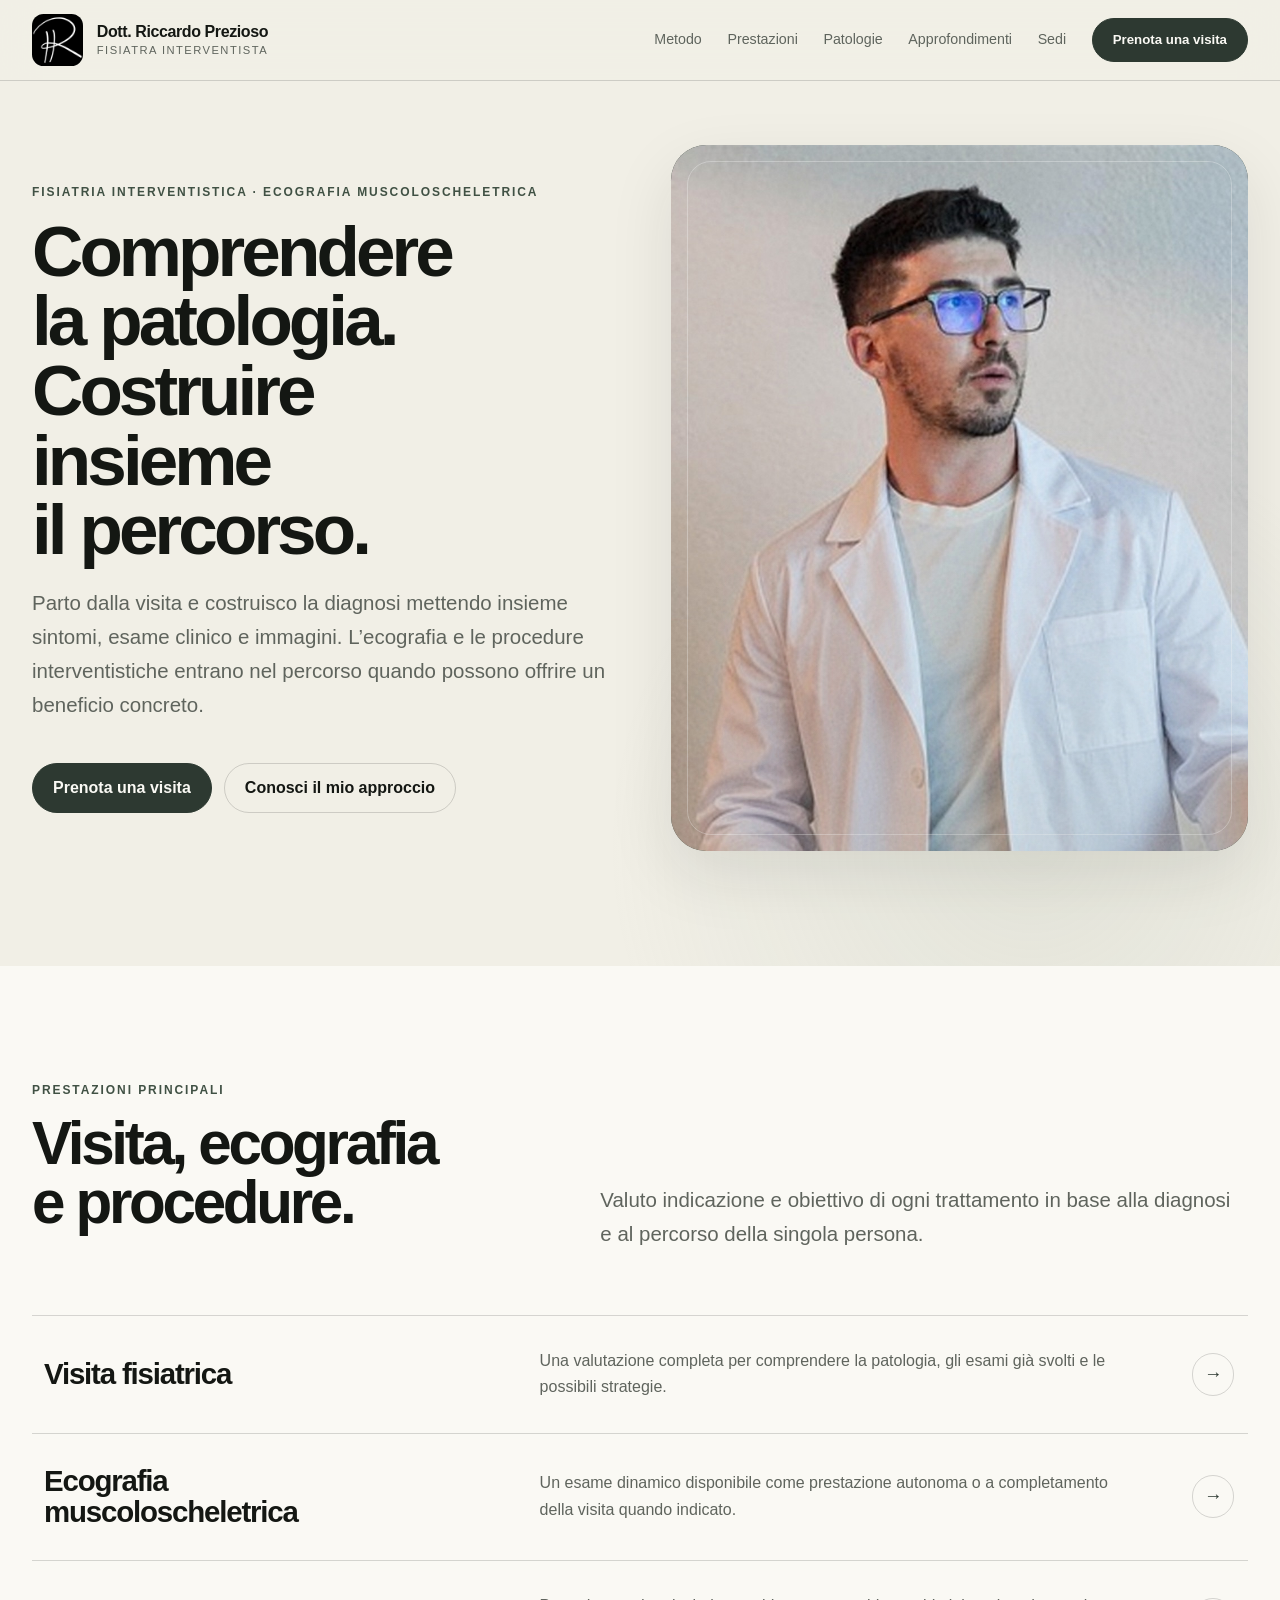
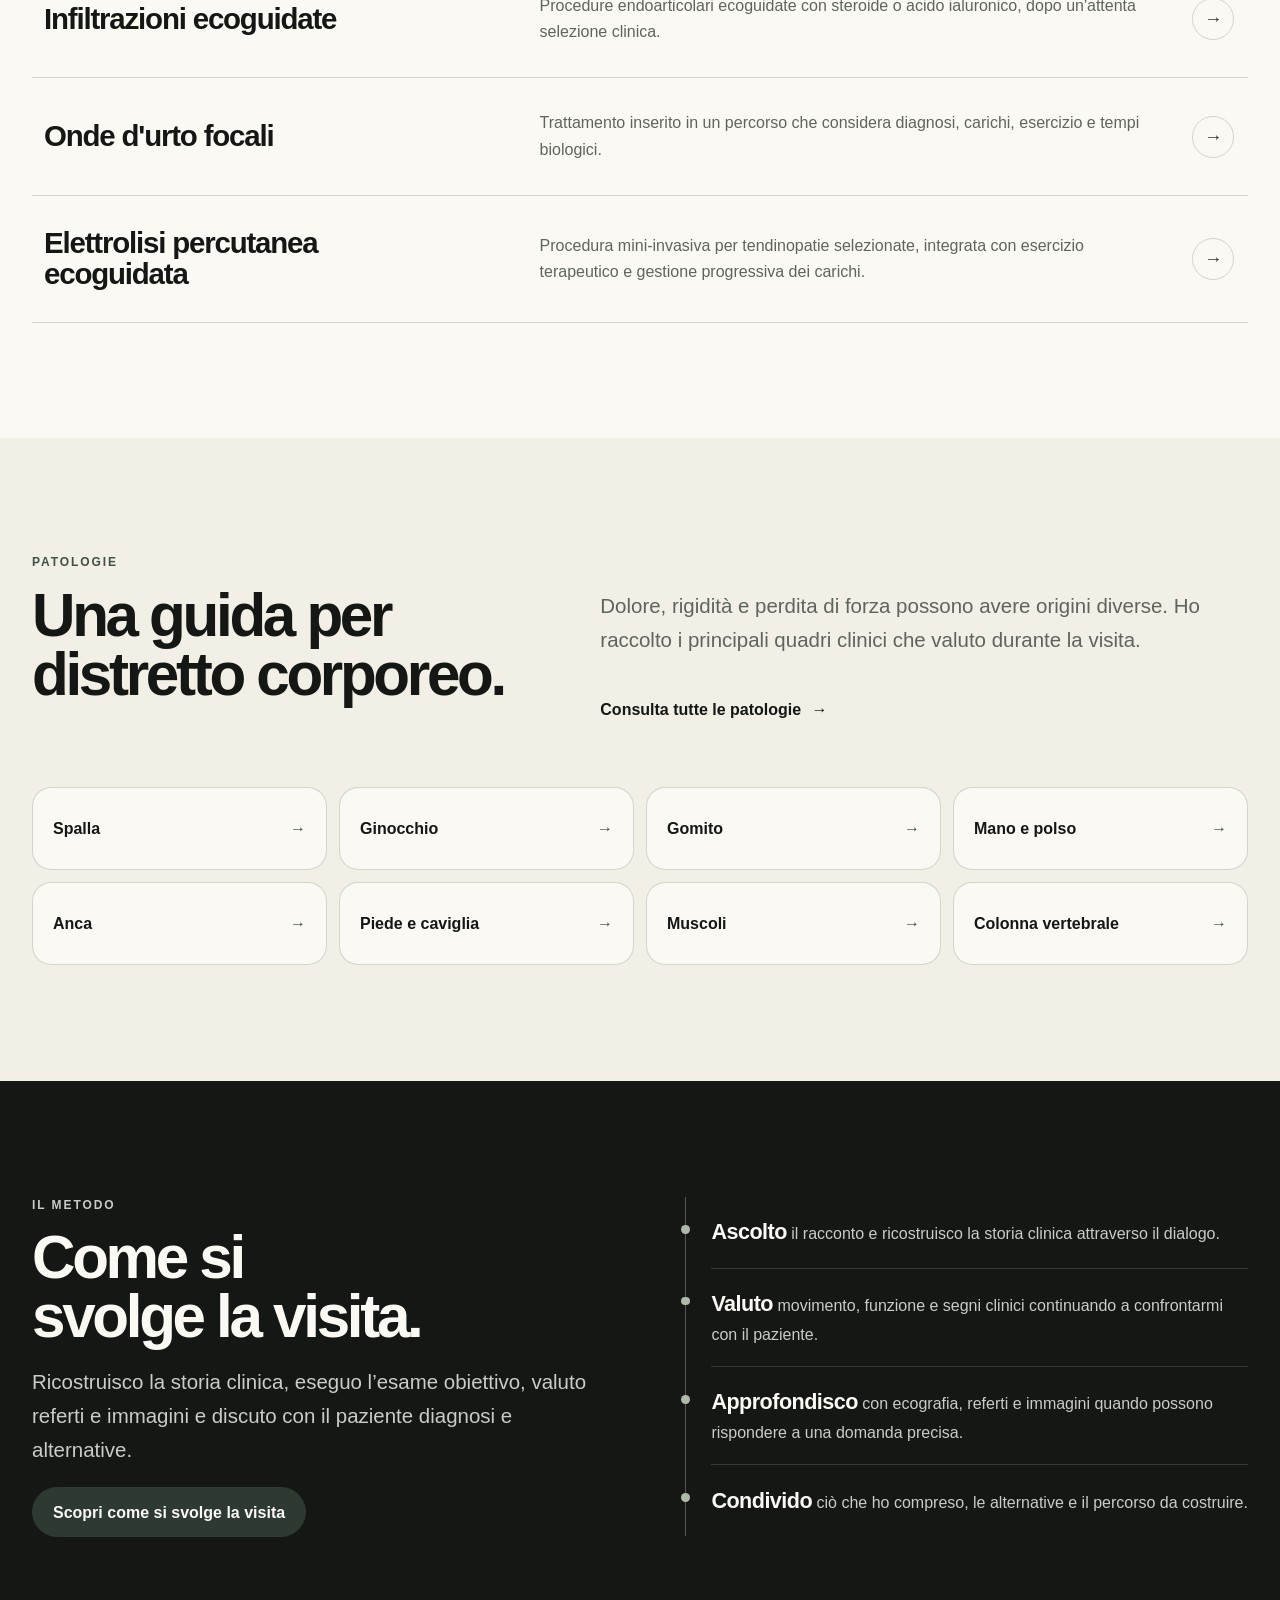
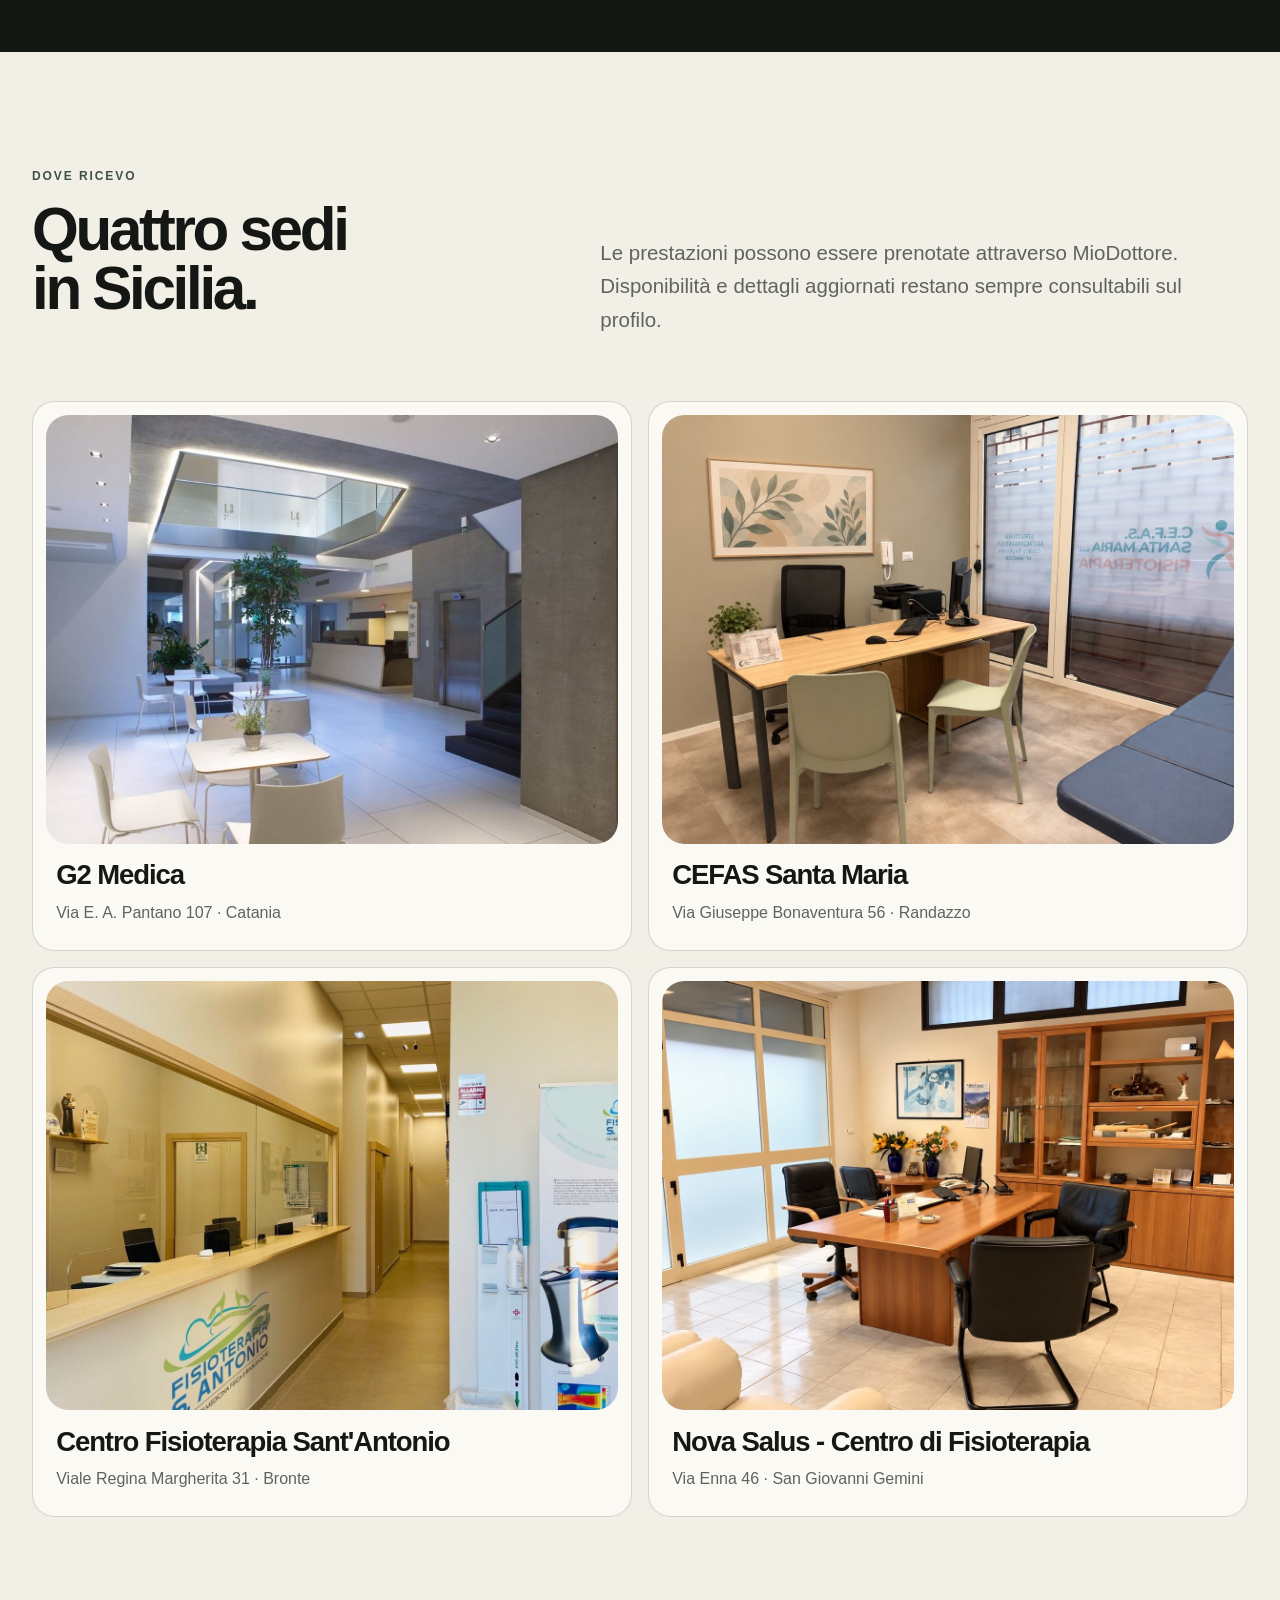
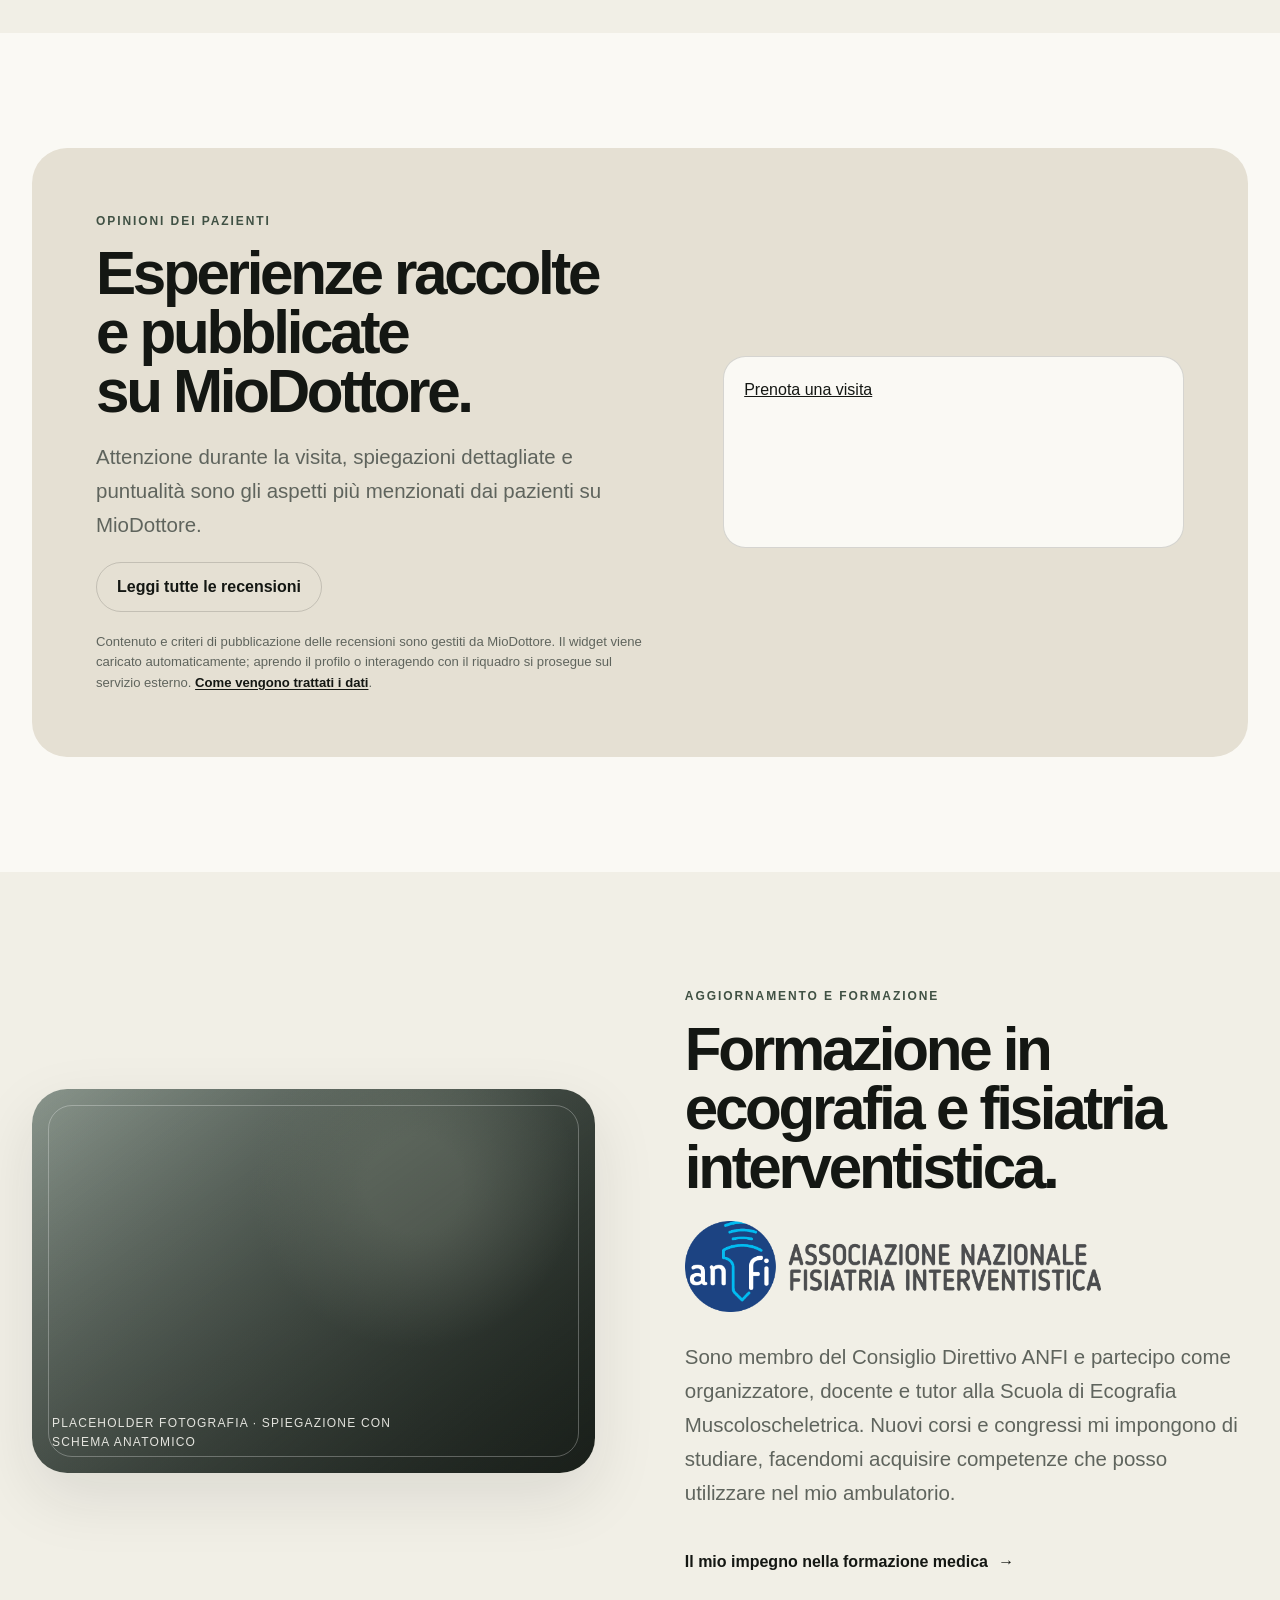
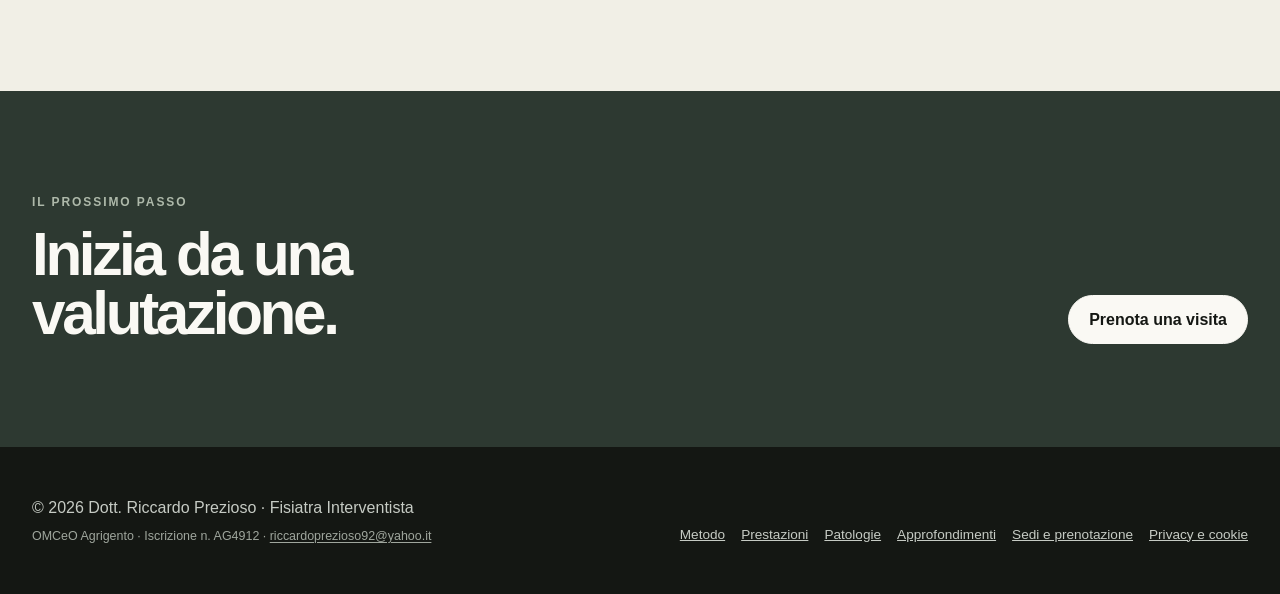
<file: index.html>
<!doctype html>
<html lang="it">
  <head>
    <meta charset="utf-8">
    <meta name="viewport" content="width=device-width, initial-scale=1">
    <meta name="description" content="Valutazione fisiatrica, ecografia muscoloscheletrica e procedure ecoguidate integrate nel percorso riabilitativo.">
    <meta name="author" content="Dott. Riccardo Prezioso">
    <link rel="canonical" href="https://www.riccardoprezioso.it/">
    <title>Dott. Riccardo Prezioso — Fisiatra Interventista</title>
    <meta property="og:locale" content="it_IT">
    <meta property="og:type" content="website">
    <meta property="og:site_name" content="Dott. Riccardo Prezioso">
    <meta property="og:title" content="Dott. Riccardo Prezioso — Fisiatra Interventista">
    <meta property="og:description" content="Valutazione fisiatrica, ecografia muscoloscheletrica e procedure ecoguidate integrate nel percorso riabilitativo.">
    <meta property="og:url" content="https://www.riccardoprezioso.it/">
    <meta property="og:image" content="https://www.riccardoprezioso.it/assets/images/social/riccardo-prezioso-social-1200x630.jpg">
    <meta property="og:image:secure_url" content="https://www.riccardoprezioso.it/assets/images/social/riccardo-prezioso-social-1200x630.jpg">
    <meta property="og:image:type" content="image/jpeg">
    <meta property="og:image:width" content="1200">
    <meta property="og:image:height" content="630">
    <meta property="og:image:alt" content="Dott. Riccardo Prezioso in camice bianco con il monogramma PR e la qualifica Fisiatra Interventista">
    <meta name="twitter:card" content="summary_large_image">
    <meta name="twitter:title" content="Dott. Riccardo Prezioso — Fisiatra Interventista">
    <meta name="twitter:description" content="Valutazione fisiatrica, ecografia muscoloscheletrica e procedure ecoguidate integrate nel percorso riabilitativo.">
    <meta name="twitter:image" content="https://www.riccardoprezioso.it/assets/images/social/riccardo-prezioso-social-1200x630.jpg">
    <meta name="twitter:image:alt" content="Dott. Riccardo Prezioso in camice bianco con il monogramma PR e la qualifica Fisiatra Interventista">
    <link rel="icon" href="favicon.ico" sizes="any">
    <link rel="icon" type="image/png" sizes="32x32" href="assets/images/favicon-32.png">
    <link rel="icon" type="image/png" sizes="192x192" href="assets/images/icon-192.png">
    <link rel="apple-touch-icon" href="assets/images/apple-touch-icon.png">
    <meta name="theme-color" content="#141713">
    <script type="application/ld+json">
      {
        "@context": "https://schema.org",
        "@graph": [
          {
            "@type": "WebSite",
            "@id": "https://www.riccardoprezioso.it/#website",
            "url": "https://www.riccardoprezioso.it/",
            "name": "Dott. Riccardo Prezioso — Fisiatra Interventista",
            "inLanguage": "it-IT",
            "about": { "@id": "https://www.riccardoprezioso.it/#riccardo-prezioso" }
          },
          {
            "@type": ["Person", "IndividualPhysician"],
            "@id": "https://www.riccardoprezioso.it/#riccardo-prezioso",
            "name": "Dott. Riccardo Prezioso",
            "givenName": "Riccardo",
            "familyName": "Prezioso",
            "honorificPrefix": "Dott.",
            "jobTitle": "Medico specialista in Medicina Fisica e Riabilitativa · Fisiatra Interventista",
            "description": "Medico specialista in Medicina Fisica e Riabilitativa con particolare interesse per la valutazione e il trattamento conservativo delle patologie muscoloscheletriche.",
            "url": "https://www.riccardoprezioso.it/",
            "mainEntityOfPage": "https://www.riccardoprezioso.it/",
            "email": "mailto:riccardoprezioso92@yahoo.it",
            "image": {
              "@type": "ImageObject",
              "url": "https://www.riccardoprezioso.it/assets/images/riccardo-prezioso-camice.jpg",
              "width": 1254,
              "height": 1254
            },
            "logo": {
              "@type": "ImageObject",
              "url": "https://www.riccardoprezioso.it/assets/images/logo-riccardo-prezioso.jpg",
              "width": 512,
              "height": 512
            },
            "medicalSpecialty": "https://schema.org/Musculoskeletal",
            "sameAs": [
              "https://www.miodottore.it/profilo/riccardo-prezioso"
            ],
            "memberOf": [
              {
                "@type": "Organization",
                "name": "Ordine dei Medici Chirurghi e degli Odontoiatri della provincia di Agrigento",
                "alternateName": "OMCeO Agrigento"
              },
              {
                "@type": "Organization",
                "name": "Associazione Nazionale Fisiatria Interventistica",
                "alternateName": "ANFI",
                "url": "https://associazioneanfi.it/"
              }
            ],
            "identifier": {
              "@type": "PropertyValue",
              "propertyID": "Iscrizione OMCeO Agrigento",
              "value": "AG4912"
            },
            "knowsAbout": [
              "Medicina Fisica e Riabilitativa",
              "Fisiatria interventistica",
              "Ecografia muscoloscheletrica",
              "Infiltrazioni endoarticolari ecoguidate",
              "Onde d'urto focali",
              "Elettrolisi percutanea ecoguidata USGET"
            ],
            "practicesAt": [
              { "@id": "https://www.riccardoprezioso.it/sedi.html#g2-medica" },
              { "@id": "https://www.riccardoprezioso.it/sedi.html#cefas-santa-maria" },
              { "@id": "https://www.riccardoprezioso.it/sedi.html#sant-antonio" },
              { "@id": "https://www.riccardoprezioso.it/sedi.html#nova-salus" }
            ]
          },
          {
            "@type": "MedicalOrganization",
            "@id": "https://www.riccardoprezioso.it/sedi.html#g2-medica",
            "name": "G2 Medica",
            "url": "https://www.riccardoprezioso.it/sedi.html#g2-medica",
            "address": {
              "@type": "PostalAddress",
              "streetAddress": "Via E. A. Pantano 107",
              "addressLocality": "Catania",
              "addressCountry": "IT"
            }
          },
          {
            "@type": "MedicalOrganization",
            "@id": "https://www.riccardoprezioso.it/sedi.html#cefas-santa-maria",
            "name": "CEFAS Santa Maria",
            "url": "https://www.riccardoprezioso.it/sedi.html#cefas-santa-maria",
            "address": {
              "@type": "PostalAddress",
              "streetAddress": "Via Giuseppe Bonaventura 56",
              "addressLocality": "Randazzo",
              "addressCountry": "IT"
            }
          },
          {
            "@type": "MedicalOrganization",
            "@id": "https://www.riccardoprezioso.it/sedi.html#sant-antonio",
            "name": "Centro Fisioterapia Sant'Antonio",
            "url": "https://www.riccardoprezioso.it/sedi.html#sant-antonio",
            "address": {
              "@type": "PostalAddress",
              "streetAddress": "Viale Regina Margherita 31",
              "addressLocality": "Bronte",
              "addressCountry": "IT"
            }
          },
          {
            "@type": "MedicalOrganization",
            "@id": "https://www.riccardoprezioso.it/sedi.html#nova-salus",
            "name": "Nova Salus - Centro di Fisioterapia",
            "url": "https://www.riccardoprezioso.it/sedi.html#nova-salus",
            "address": {
              "@type": "PostalAddress",
              "streetAddress": "Via Enna 46",
              "addressLocality": "San Giovanni Gemini",
              "addressCountry": "IT"
            }
          }
        ]
      }
    </script>
    <link rel="stylesheet" href="assets/css/styles.css?v=20261026-2">
    <script src="assets/js/main.js?v=20261026-2" defer></script>
  </head>
  <body>
    <a class="skip-link" href="#contenuto">Vai al contenuto</a>

    <header class="site-header">
      <div class="container header-inner">
        <a class="brand" href="index.html" aria-label="Dott. Riccardo Prezioso, home">
          <img class="brand-mark" src="assets/images/logo-riccardo-prezioso.jpg" alt="" width="512" height="512" aria-hidden="true">
          <span class="brand-copy">
            <strong>Dott. Riccardo Prezioso</strong>
            <small>Fisiatra Interventista</small>
          </span>
        </a>
        <div class="header-actions">
          <a class="button mobile-booking-button" href="sedi.html#prenota">Prenota una visita</a>
          <button class="menu-toggle" type="button" aria-expanded="false" aria-controls="site-navigation">
            <span data-menu-toggle-text>Menu</span>
            <span class="menu-toggle-icon" aria-hidden="true"><span></span><span></span></span>
          </button>
        </div>
        <nav class="site-nav" id="site-navigation" aria-label="Navigazione principale" data-mobile-nav>
          <a class="nav-home" data-nav-link href="index.html">Home</a>
          <a data-nav-link href="metodo.html">Metodo</a>
          <a data-nav-link href="prestazioni.html">Prestazioni</a>
          <a data-nav-link href="patologie.html">Patologie</a>
          <a data-nav-link href="approfondimenti.html">Approfondimenti</a>
          <a data-nav-link href="sedi.html">Sedi</a>
          <a class="button" href="sedi.html#prenota">Prenota una visita</a>
        </nav>
      </div>
    </header>

    <main id="contenuto">
      <section class="hero">
        <div class="container hero-grid">
          <div class="hero-copy">
            <p class="eyebrow">Fisiatria interventistica · Ecografia muscoloscheletrica</p>
            <h1>Comprendere la patologia. Costruire insieme il percorso.</h1>
            <p class="lead">Parto dalla visita e costruisco la diagnosi mettendo insieme sintomi, esame clinico e immagini. L’ecografia e le procedure interventistiche entrano nel percorso quando possono offrire un beneficio concreto.</p>
            <div class="hero-actions">
              <a class="button" href="sedi.html#prenota">Prenota una visita</a>
              <a class="button secondary" href="metodo.html">Conosci il mio approccio</a>
            </div>
          </div>
          <figure class="profile-photo hero-profile-photo">
            <img src="assets/images/riccardo-prezioso-camice.jpg" alt="Dott. Riccardo Prezioso in camice bianco" width="1254" height="1254" fetchpriority="high">
          </figure>
        </div>
      </section>

      <section class="section surface" id="prestazioni">
        <div class="container">
          <div class="section-heading">
            <div>
              <p class="eyebrow">Prestazioni principali</p>
              <h2>Visita, ecografia e procedure.</h2>
            </div>
            <p class="lead">Valuto indicazione e obiettivo di ogni trattamento in base alla diagnosi e al percorso della singola persona.</p>
          </div>
          <div class="service-overview-list">
            <a class="service-overview-item" href="prestazioni.html#visita">
              <h3>Visita fisiatrica</h3>
              <p>Una valutazione completa per comprendere la patologia, gli esami già svolti e le possibili strategie.</p>
              <span class="service-overview-arrow" aria-hidden="true">→</span>
            </a>
            <a class="service-overview-item" href="prestazioni.html#ecografia">
              <h3>Ecografia muscoloscheletrica</h3>
              <p>Un esame dinamico disponibile come prestazione autonoma o a completamento della visita quando indicato.</p>
              <span class="service-overview-arrow" aria-hidden="true">→</span>
            </a>
            <a class="service-overview-item" href="prestazioni.html#infiltrazioni">
              <h3>Infiltrazioni ecoguidate</h3>
              <p>Procedure endoarticolari ecoguidate con steroide o acido ialuronico, dopo un'attenta selezione clinica.</p>
              <span class="service-overview-arrow" aria-hidden="true">→</span>
            </a>
            <a class="service-overview-item" href="prestazioni.html#onde-urto">
              <h3>Onde d'urto focali</h3>
              <p>Trattamento inserito in un percorso che considera diagnosi, carichi, esercizio e tempi biologici.</p>
              <span class="service-overview-arrow" aria-hidden="true">→</span>
            </a>
            <a class="service-overview-item" href="prestazioni.html#usget">
              <h3>Elettrolisi percutanea ecoguidata</h3>
              <p>Procedura mini-invasiva per tendinopatie selezionate, integrata con esercizio terapeutico e gestione progressiva dei carichi.</p>
              <span class="service-overview-arrow" aria-hidden="true">→</span>
            </a>
          </div>
        </div>
      </section>

      <section class="section pathology-preview" aria-labelledby="patologie-home-title">
        <div class="container">
          <div class="section-heading">
            <div>
              <p class="eyebrow">Patologie</p>
              <h2 id="patologie-home-title">Una guida per distretto corporeo.</h2>
            </div>
            <div>
              <p class="lead">Dolore, rigidità e perdita di forza possono avere origini diverse. Ho raccolto i principali quadri clinici che valuto durante la visita.</p>
              <a class="article-link" href="patologie.html">Consulta tutte le patologie <span>→</span></a>
            </div>
          </div>
          <div class="pathology-preview-grid">
            <a class="pathology-preview-link" href="patologie.html#spalla">Spalla</a>
            <a class="pathology-preview-link" href="patologie.html#ginocchio">Ginocchio</a>
            <a class="pathology-preview-link" href="patologie.html#gomito">Gomito</a>
            <a class="pathology-preview-link" href="patologie.html#mano-polso">Mano e polso</a>
            <a class="pathology-preview-link" href="patologie.html#anca">Anca</a>
            <a class="pathology-preview-link" href="patologie.html#piede-caviglia">Piede e caviglia</a>
            <a class="pathology-preview-link" href="patologie.html#muscoli">Muscoli</a>
            <a class="pathology-preview-link" href="patologie.html#colonna">Colonna vertebrale</a>
          </div>
        </div>
      </section>

      <section class="section dark">
        <div class="container split">
          <div>
            <p class="eyebrow">Il metodo</p>
            <h2>Come si svolge la visita.</h2>
            <p class="lead">Ricostruisco la storia clinica, eseguo l’esame obiettivo, valuto referti e immagini e discuto con il paziente diagnosi e alternative.</p>
            <a class="button" href="metodo.html">Scopri come si svolge la visita</a>
          </div>
          <div class="method-flow">
            <p><strong>Ascolto</strong> il racconto e ricostruisco la storia clinica attraverso il dialogo.</p>
            <p><strong>Valuto</strong> movimento, funzione e segni clinici continuando a confrontarmi con il paziente.</p>
            <p><strong>Approfondisco</strong> con ecografia, referti e immagini quando possono rispondere a una domanda precisa.</p>
            <p><strong>Condivido</strong> ciò che ho compreso, le alternative e il percorso da costruire.</p>
          </div>
        </div>
      </section>

      <section class="section" id="sedi">
        <div class="container">
          <div class="section-heading">
            <div>
              <p class="eyebrow">Dove ricevo</p>
              <h2>Quattro sedi in Sicilia.</h2>
            </div>
            <p class="lead">Le prestazioni possono essere prenotate attraverso MioDottore. Disponibilità e dettagli aggiornati restano sempre consultabili sul profilo.</p>
          </div>
          <div class="location-grid">
            <a class="location-card" href="sedi.html?sede=catania#prenota" aria-label="Consulta sede e disponibilità a Catania">
              <figure class="center-photo"><img src="assets/images/centro-g2-medica.jpg" alt="Area di accoglienza interna di G2 Medica" width="912" height="684" loading="lazy"></figure>
              <div class="location-copy"><h3>G2 Medica</h3><p>Via E. A. Pantano 107 · Catania</p></div>
            </a>
            <a class="location-card" href="sedi.html?sede=randazzo#prenota" aria-label="Consulta sede e disponibilità a Randazzo">
              <figure class="center-photo"><img src="assets/images/centro-cefas-randazzo.jpg" alt="Ambulatorio del CEFAS Santa Maria a Randazzo" width="1200" height="900" loading="lazy"></figure>
              <div class="location-copy"><h3>CEFAS Santa Maria</h3><p>Via Giuseppe Bonaventura 56 · Randazzo</p></div>
            </a>
            <a class="location-card" href="sedi.html?sede=bronte#prenota" aria-label="Consulta sede e disponibilità a Bronte">
              <figure class="center-photo"><img src="assets/images/centro-sant-antonio.jpg" alt="Reception del Centro Fisioterapia Sant'Antonio" width="1200" height="900" loading="lazy"></figure>
              <div class="location-copy"><h3>Centro Fisioterapia Sant'Antonio</h3><p>Viale Regina Margherita 31 · Bronte</p></div>
            </a>
            <a class="location-card" href="sedi.html?sede=san-giovanni-gemini#prenota" aria-label="Consulta sede e disponibilità a San Giovanni Gemini">
              <figure class="center-photo"><img src="assets/images/centro-nova-salus.jpg" alt="Studio medico di Nova Salus" width="1200" height="900" loading="lazy"></figure>
              <div class="location-copy"><h3>Nova Salus - Centro di Fisioterapia</h3><p>Via Enna 46 · San Giovanni Gemini</p></div>
            </a>
          </div>
        </div>
      </section>

      <section class="section surface">
        <div class="container review-panel">
          <div>
            <p class="eyebrow">Opinioni dei pazienti</p>
            <h2>Esperienze raccolte e pubblicate su MioDottore.</h2>
            <p class="lead">Attenzione durante la visita, spiegazioni dettagliate e puntualità sono gli aspetti più menzionati dai pazienti su MioDottore.</p>
            <a class="button secondary" href="https://www.miodottore.it/profilo/riccardo-prezioso" target="_blank" rel="nofollow external noopener noreferrer">Leggi tutte le recensioni</a>
            <p class="external-service-note">Contenuto e criteri di pubblicazione delle recensioni sono gestiti da MioDottore. Il widget viene caricato automaticamente; aprendo il profilo o interagendo con il riquadro si prosegue sul servizio esterno. <a href="privacy.html#miodottore">Come vengono trattati i dati</a>.</p>
          </div>
          <div class="widget-frame">
            <a id="zl-url" class="zl-url" href="https://www.miodottore.it/profilo/riccardo-prezioso" rel="nofollow" data-zlw-doctor="riccardo-prezioso" data-zlw-type="certificate" data-zlw-opinion="false" data-zlw-hide-branding="true" data-zlw-saas-only="true" data-zlw-a11y-title="Widget di prenotazione visite mediche">Prenota una visita</a>
            <script>!function($_x,_s,id){var js,fjs=$_x.getElementsByTagName(_s)[0];if(!$_x.getElementById(id)){js=$_x.createElement(_s);js.id=id;js.src="https://platform.docplanner.com/js/widget.js";fjs.parentNode.insertBefore(js,fjs);}}(document,"script","zl-widget-s");</script>
          </div>
        </div>
      </section>

      <section class="section">
        <div class="container split">
          <div class="photo-placeholder" role="img" aria-label="Placeholder fotografia durante una spiegazione clinica"><span>Placeholder fotografia · spiegazione con schema anatomico</span></div>
          <div>
            <p class="eyebrow">Aggiornamento e formazione</p>
            <h2>Formazione in ecografia e fisiatria interventistica.</h2>
            <img class="home-training-logo" src="assets/images/logo-anfi.png" alt="Associazione Nazionale Fisiatria Interventistica" width="687" height="150" loading="lazy" decoding="async">
            <p class="lead">Sono membro del Consiglio Direttivo ANFI e partecipo come organizzatore, docente e tutor alla Scuola di Ecografia Muscoloscheletrica. Nuovi corsi e congressi mi impongono di studiare, facendomi acquisire competenze che posso utilizzare nel mio ambulatorio.</p>
            <a class="article-link" href="metodo.html#formazione">Il mio impegno nella formazione medica <span aria-hidden="true">→</span></a>
          </div>
        </div>
      </section>

      <section class="cta-band">
        <div class="container cta-inner">
          <div>
            <p class="eyebrow">Il prossimo passo</p>
            <h2>Inizia da una valutazione.</h2>
          </div>
          <a class="button" href="sedi.html#prenota">Prenota una visita</a>
        </div>
      </section>
    </main>

    <footer class="site-footer">
      <div class="container footer-grid">
        <div class="footer-identity">
          <p>© 2026 Dott. Riccardo Prezioso · Fisiatra Interventista</p>
          <p class="footer-meta">OMCeO Agrigento · Iscrizione n. AG4912 · <a href="mailto:riccardoprezioso92@yahoo.it">riccardoprezioso92@yahoo.it</a></p>
        </div>
        <nav class="footer-links" aria-label="Link nel piè di pagina">
          <a href="metodo.html">Metodo</a>
          <a href="prestazioni.html">Prestazioni</a>
          <a href="patologie.html">Patologie</a>
          <a href="approfondimenti.html">Approfondimenti</a>
          <a href="sedi.html">Sedi e prenotazione</a>
          <a href="privacy.html">Privacy e cookie</a>
        </nav>
      </div>
    </footer>
  </body>
</html>
</file>
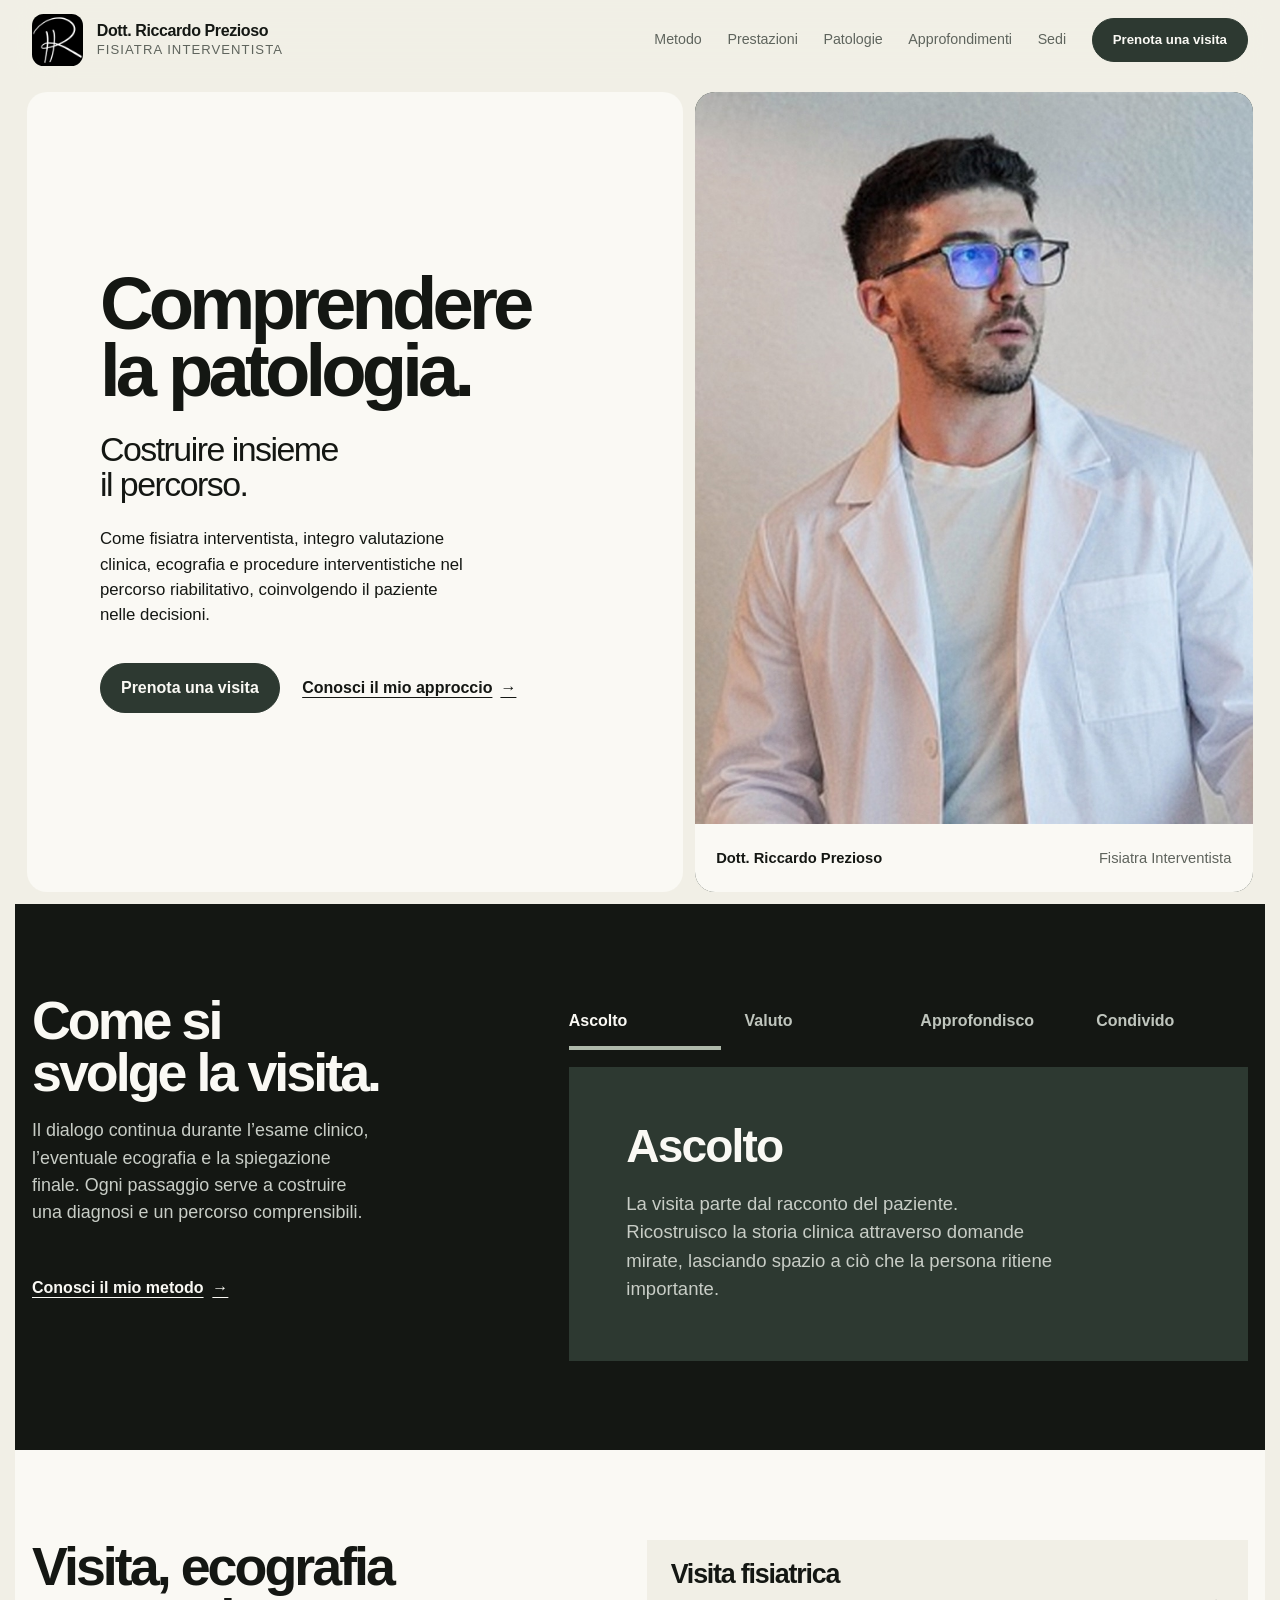
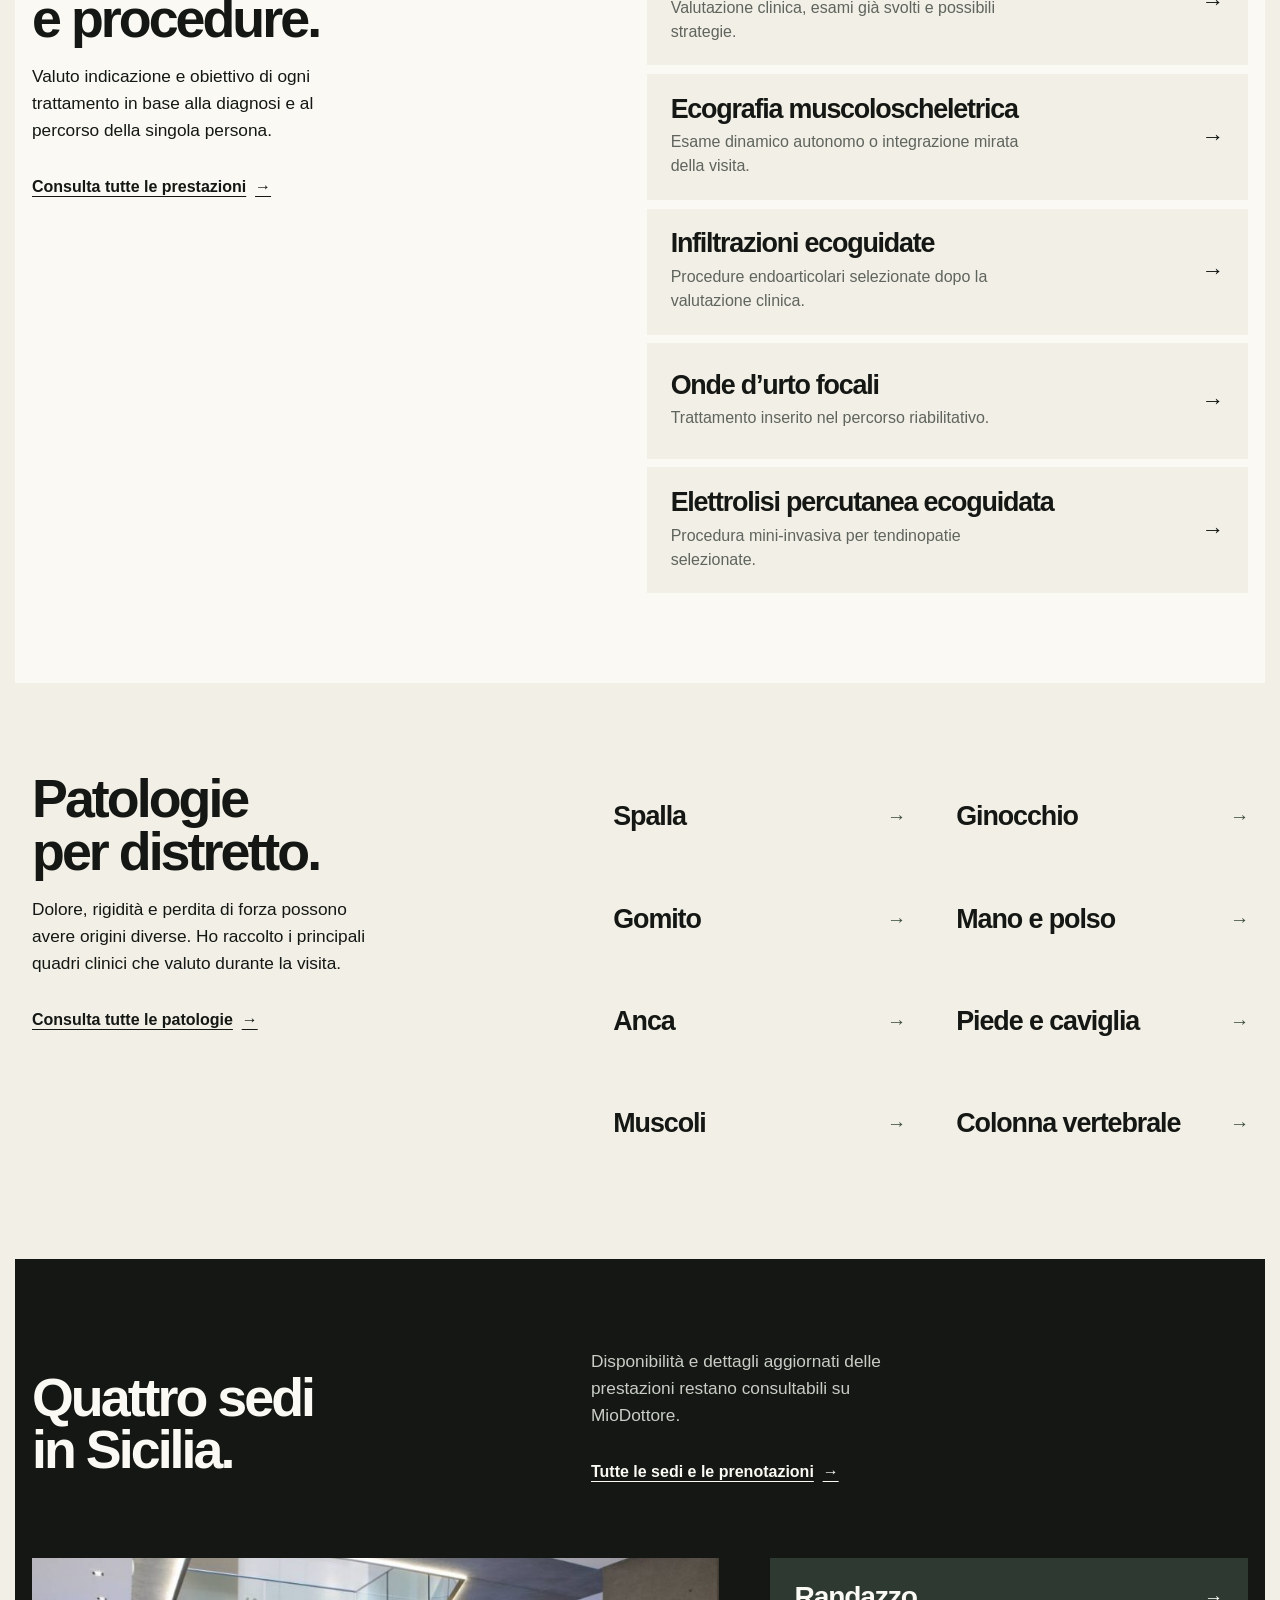
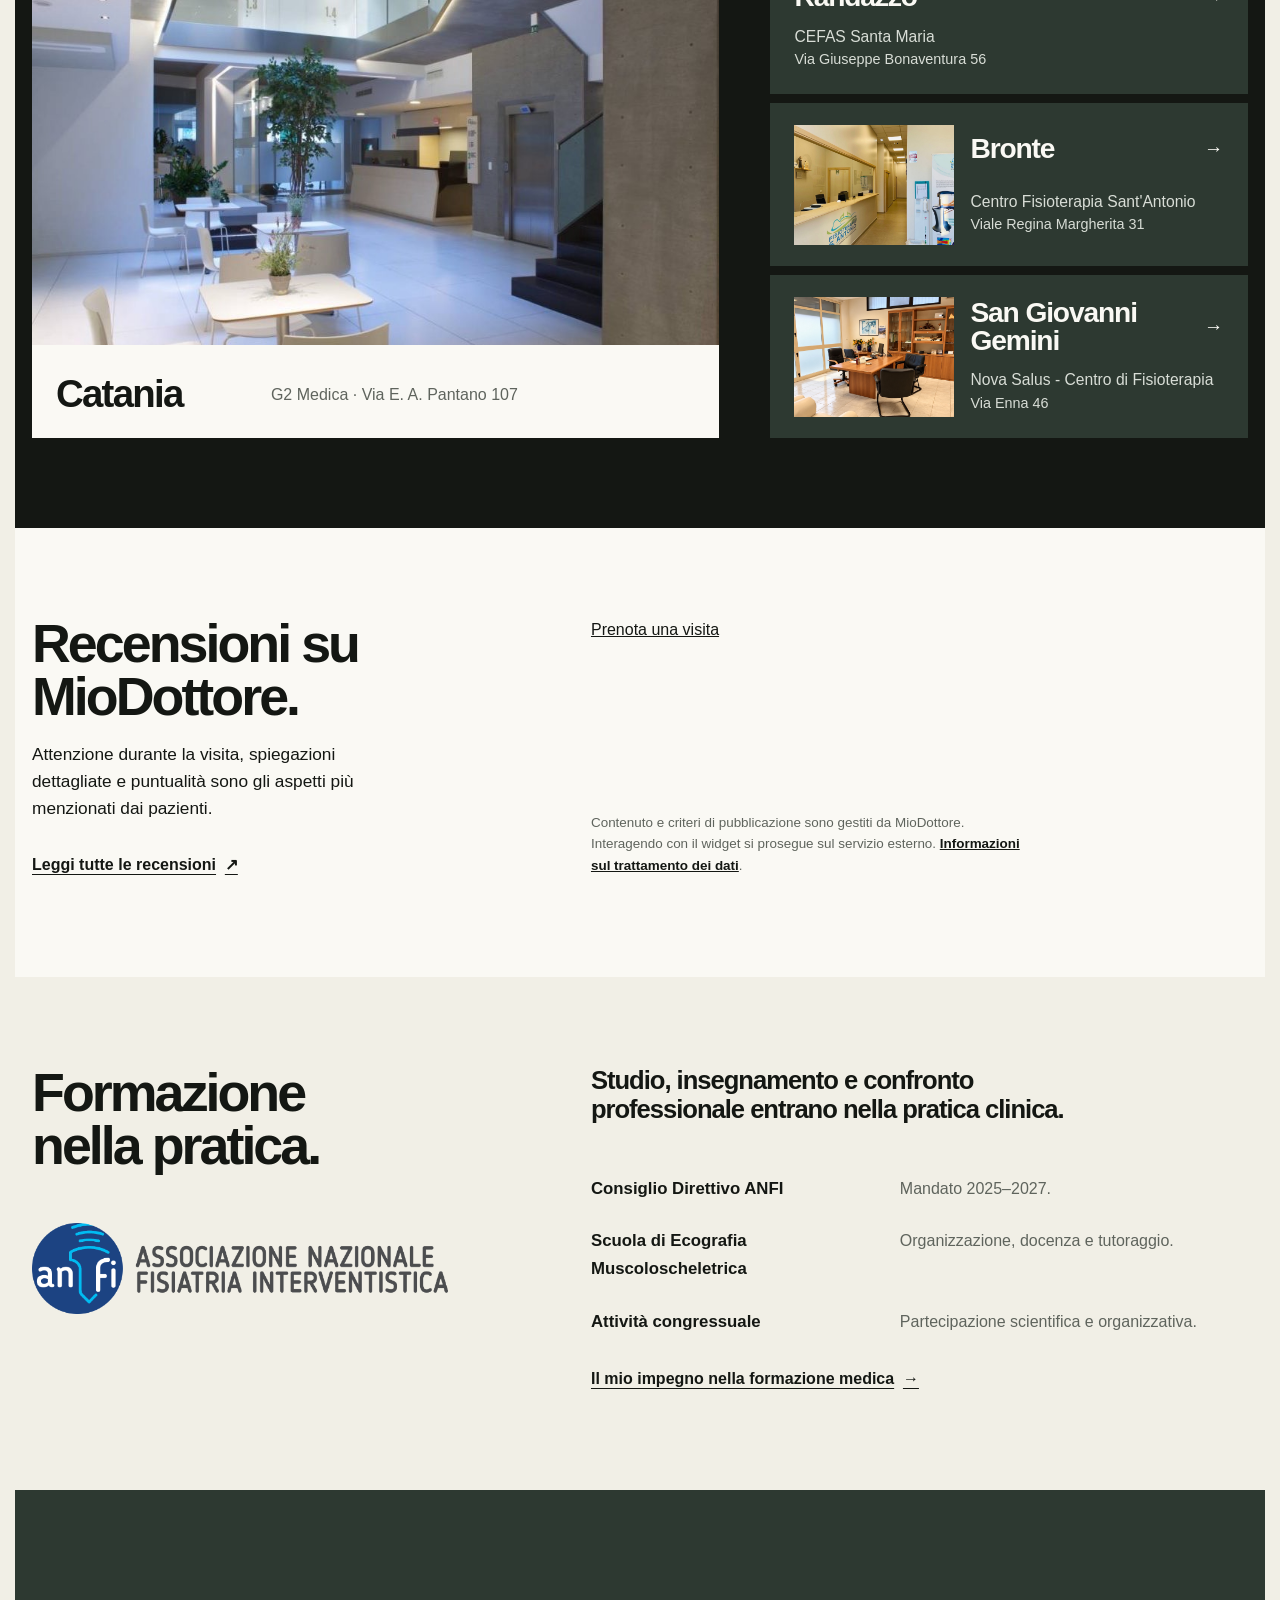
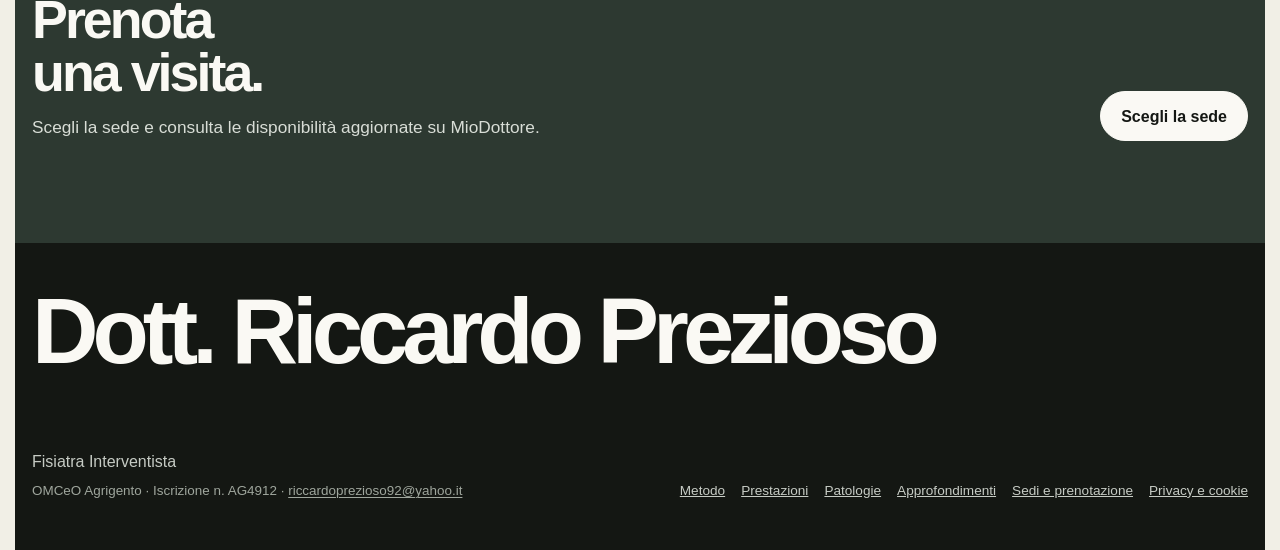
<file: nuova-home/index.html>
<!doctype html>
<html lang="it">
  <head>
    <meta charset="utf-8">
    <meta name="viewport" content="width=device-width, initial-scale=1">
    <meta name="description" content="Valutazione fisiatrica, ecografia muscoloscheletrica e procedure ecoguidate integrate nel percorso riabilitativo.">
    <meta name="author" content="Dott. Riccardo Prezioso">
    <meta name="robots" content="noindex, nofollow">
    <link rel="canonical" href="https://www.riccardoprezioso.it/nuova-home/">
    <title>Nuova Home — Dott. Riccardo Prezioso</title>
    <meta property="og:locale" content="it_IT">
    <meta property="og:type" content="website">
    <meta property="og:site_name" content="Dott. Riccardo Prezioso">
    <meta property="og:title" content="Dott. Riccardo Prezioso — Fisiatra Interventista">
    <meta property="og:description" content="Valutazione fisiatrica, ecografia muscoloscheletrica e procedure ecoguidate integrate nel percorso riabilitativo.">
    <meta property="og:url" content="https://www.riccardoprezioso.it/nuova-home/">
    <meta property="og:image" content="https://www.riccardoprezioso.it/assets/images/social/riccardo-prezioso-social-1200x630.jpg">
    <meta property="og:image:secure_url" content="https://www.riccardoprezioso.it/assets/images/social/riccardo-prezioso-social-1200x630.jpg">
    <meta property="og:image:type" content="image/jpeg">
    <meta property="og:image:width" content="1200">
    <meta property="og:image:height" content="630">
    <meta property="og:image:alt" content="Dott. Riccardo Prezioso in camice bianco con il monogramma PR e la qualifica Fisiatra Interventista">
    <meta name="twitter:card" content="summary_large_image">
    <meta name="twitter:title" content="Dott. Riccardo Prezioso — Fisiatra Interventista">
    <meta name="twitter:description" content="Valutazione fisiatrica, ecografia muscoloscheletrica e procedure ecoguidate integrate nel percorso riabilitativo.">
    <meta name="twitter:image" content="https://www.riccardoprezioso.it/assets/images/social/riccardo-prezioso-social-1200x630.jpg">
    <meta name="twitter:image:alt" content="Dott. Riccardo Prezioso in camice bianco con il monogramma PR e la qualifica Fisiatra Interventista">
    <link rel="icon" href="../favicon.ico" sizes="any">
    <link rel="icon" type="image/png" sizes="32x32" href="../assets/images/favicon-32.png">
    <link rel="icon" type="image/png" sizes="192x192" href="../assets/images/icon-192.png">
    <link rel="apple-touch-icon" href="../assets/images/apple-touch-icon.png">
    <meta name="theme-color" content="#141713">
    <script type="application/ld+json">
      {
        "@context": "https://schema.org",
        "@graph": [
          {
            "@type": "WebSite",
            "@id": "https://www.riccardoprezioso.it/#website",
            "url": "https://www.riccardoprezioso.it/",
            "name": "Dott. Riccardo Prezioso — Fisiatra Interventista",
            "inLanguage": "it-IT",
            "about": { "@id": "https://www.riccardoprezioso.it/#riccardo-prezioso" }
          },
          {
            "@type": ["Person", "IndividualPhysician"],
            "@id": "https://www.riccardoprezioso.it/#riccardo-prezioso",
            "name": "Dott. Riccardo Prezioso",
            "givenName": "Riccardo",
            "familyName": "Prezioso",
            "honorificPrefix": "Dott.",
            "jobTitle": "Medico specialista in Medicina Fisica e Riabilitativa · Fisiatra Interventista",
            "description": "Medico specialista in Medicina Fisica e Riabilitativa con particolare interesse per la valutazione e il trattamento conservativo delle patologie muscoloscheletriche.",
            "url": "https://www.riccardoprezioso.it/",
            "mainEntityOfPage": "https://www.riccardoprezioso.it/",
            "email": "mailto:riccardoprezioso92@yahoo.it",
            "image": {
              "@type": "ImageObject",
              "url": "https://www.riccardoprezioso.it/assets/images/riccardo-prezioso-camice.jpg",
              "width": 1254,
              "height": 1254
            },
            "logo": {
              "@type": "ImageObject",
              "url": "https://www.riccardoprezioso.it/assets/images/logo-riccardo-prezioso.jpg",
              "width": 512,
              "height": 512
            },
            "medicalSpecialty": "https://schema.org/Musculoskeletal",
            "sameAs": [
              "https://www.miodottore.it/profilo/riccardo-prezioso"
            ],
            "memberOf": [
              {
                "@type": "Organization",
                "name": "Ordine dei Medici Chirurghi e degli Odontoiatri della provincia di Agrigento",
                "alternateName": "OMCeO Agrigento"
              },
              {
                "@type": "Organization",
                "name": "Associazione Nazionale Fisiatria Interventistica",
                "alternateName": "ANFI",
                "url": "https://associazioneanfi.it/"
              }
            ],
            "identifier": {
              "@type": "PropertyValue",
              "propertyID": "Iscrizione OMCeO Agrigento",
              "value": "AG4912"
            },
            "knowsAbout": [
              "Medicina Fisica e Riabilitativa",
              "Fisiatria interventistica",
              "Ecografia muscoloscheletrica",
              "Infiltrazioni endoarticolari ecoguidate",
              "Onde d'urto focali",
              "Elettrolisi percutanea ecoguidata USGET"
            ],
            "practicesAt": [
              { "@id": "https://www.riccardoprezioso.it/sedi.html#g2-medica" },
              { "@id": "https://www.riccardoprezioso.it/sedi.html#cefas-santa-maria" },
              { "@id": "https://www.riccardoprezioso.it/sedi.html#sant-antonio" },
              { "@id": "https://www.riccardoprezioso.it/sedi.html#nova-salus" }
            ]
          },
          {
            "@type": "MedicalOrganization",
            "@id": "https://www.riccardoprezioso.it/sedi.html#g2-medica",
            "name": "G2 Medica",
            "url": "https://www.riccardoprezioso.it/sedi.html#g2-medica",
            "address": {
              "@type": "PostalAddress",
              "streetAddress": "Via E. A. Pantano 107",
              "addressLocality": "Catania",
              "addressCountry": "IT"
            }
          },
          {
            "@type": "MedicalOrganization",
            "@id": "https://www.riccardoprezioso.it/sedi.html#cefas-santa-maria",
            "name": "CEFAS Santa Maria",
            "url": "https://www.riccardoprezioso.it/sedi.html#cefas-santa-maria",
            "address": {
              "@type": "PostalAddress",
              "streetAddress": "Via Giuseppe Bonaventura 56",
              "addressLocality": "Randazzo",
              "addressCountry": "IT"
            }
          },
          {
            "@type": "MedicalOrganization",
            "@id": "https://www.riccardoprezioso.it/sedi.html#sant-antonio",
            "name": "Centro Fisioterapia Sant'Antonio",
            "url": "https://www.riccardoprezioso.it/sedi.html#sant-antonio",
            "address": {
              "@type": "PostalAddress",
              "streetAddress": "Viale Regina Margherita 31",
              "addressLocality": "Bronte",
              "addressCountry": "IT"
            }
          },
          {
            "@type": "MedicalOrganization",
            "@id": "https://www.riccardoprezioso.it/sedi.html#nova-salus",
            "name": "Nova Salus - Centro di Fisioterapia",
            "url": "https://www.riccardoprezioso.it/sedi.html#nova-salus",
            "address": {
              "@type": "PostalAddress",
              "streetAddress": "Via Enna 46",
              "addressLocality": "San Giovanni Gemini",
              "addressCountry": "IT"
            }
          }
        ]
      }
    </script>
    <link rel="stylesheet" href="../assets/css/nuova-home.css?v=20261026-1">
    <script src="../assets/js/nuova-home.js?v=20261026-1" defer></script>
  </head>
  <body>
    <a class="skip-link" href="#contenuto">Vai al contenuto</a>

    <header class="site-header">
      <div class="container header-inner">
        <a class="brand" href="../index.html" aria-label="Dott. Riccardo Prezioso, home">
          <img class="brand-mark" src="../assets/images/logo-riccardo-prezioso.jpg" alt="" width="512" height="512" aria-hidden="true">
          <span class="brand-copy">
            <strong>Dott. Riccardo Prezioso</strong>
            <small>Fisiatra Interventista</small>
          </span>
        </a>
        <div class="header-actions">
          <a class="button mobile-booking-button" href="../sedi.html#prenota">Prenota una visita</a>
          <button class="menu-toggle" type="button" aria-expanded="false" aria-controls="site-navigation">
            <span data-menu-toggle-text>Menu</span>
            <span class="menu-toggle-icon" aria-hidden="true"><span></span><span></span></span>
          </button>
        </div>
        <nav class="site-nav" id="site-navigation" aria-label="Navigazione principale" data-mobile-nav>
          <a class="nav-home" data-nav-link href="../index.html">Home</a>
          <a data-nav-link href="../metodo.html">Metodo</a>
          <a data-nav-link href="../prestazioni.html">Prestazioni</a>
          <a data-nav-link href="../patologie.html">Patologie</a>
          <a data-nav-link href="../approfondimenti.html">Approfondimenti</a>
          <a data-nav-link href="../sedi.html">Sedi</a>
          <a class="button" href="../sedi.html#prenota">Prenota una visita</a>
        </nav>
      </div>
    </header>

    <main id="contenuto">
      <section class="hero home-hero">
        <div class="home-hero-frame">
          <div class="home-hero-copy">
            <div class="home-hero-copy-inner">
              <h1>Comprendere la patologia.</h1>
              <p class="home-hero-statement">Costruire insieme il percorso.</p>
              <p class="lead">Come fisiatra interventista, integro valutazione clinica, ecografia e procedure interventistiche nel percorso riabilitativo, coinvolgendo il paziente nelle decisioni.</p>
              <div class="home-hero-actions">
                <a class="button" href="../sedi.html#prenota">Prenota una visita</a>
                <a class="home-hero-text-link" href="../metodo.html">Conosci il mio approccio <span aria-hidden="true">→</span></a>
              </div>
            </div>
          </div>
          <figure class="profile-photo hero-profile-photo home-hero-portrait">
            <img src="../assets/images/riccardo-prezioso-camice.jpg" alt="Dott. Riccardo Prezioso in camice bianco" width="1254" height="1254" fetchpriority="high">
            <figcaption>
              <span>Dott. Riccardo Prezioso</span>
              <span>Fisiatra Interventista</span>
            </figcaption>
          </figure>
        </div>
      </section>

      <section class="section dark home-method" aria-labelledby="home-method-title">
        <div class="container home-method-layout">
          <div class="home-method-intro">
            <h2 id="home-method-title">Come si svolge la visita.</h2>
            <p class="lead">Il dialogo continua durante l’esame clinico, l’eventuale ecografia e la spiegazione finale. Ogni passaggio serve a costruire una diagnosi e un percorso comprensibili.</p>
            <a class="home-method-link" href="../metodo.html">Conosci il mio metodo <span aria-hidden="true">→</span></a>
          </div>
          <div class="home-method-explainer" data-method-explainer>
            <div class="home-method-tabs" role="tablist" aria-label="Momenti della visita">
              <button class="home-method-tab is-active" id="method-tab-ascolto" type="button" role="tab" aria-selected="true" aria-controls="method-panel-ascolto">Ascolto</button>
              <button class="home-method-tab" id="method-tab-valuto" type="button" role="tab" aria-selected="false" aria-controls="method-panel-valuto" tabindex="-1">Valuto</button>
              <button class="home-method-tab" id="method-tab-approfondisco" type="button" role="tab" aria-selected="false" aria-controls="method-panel-approfondisco" tabindex="-1">Approfondisco</button>
              <button class="home-method-tab" id="method-tab-condivido" type="button" role="tab" aria-selected="false" aria-controls="method-panel-condivido" tabindex="-1">Condivido</button>
            </div>
            <div class="home-method-panels">
              <article class="home-method-panel is-active" id="method-panel-ascolto" role="tabpanel" aria-labelledby="method-tab-ascolto">
                <h3>Ascolto</h3>
                <p>La visita parte dal racconto del paziente. Ricostruisco la storia clinica attraverso domande mirate, lasciando spazio a ciò che la persona ritiene importante.</p>
              </article>
              <article class="home-method-panel" id="method-panel-valuto" role="tabpanel" aria-labelledby="method-tab-valuto">
                <h3>Valuto</h3>
                <p>Esamino movimento, funzione e segni clinici continuando il dialogo. L’esame obiettivo serve a verificare e precisare quanto emerso dal racconto.</p>
              </article>
              <article class="home-method-panel" id="method-panel-approfondisco" role="tabpanel" aria-labelledby="method-tab-approfondisco">
                <h3>Approfondisco</h3>
                <p>Quando può rispondere a una domanda precisa, integro la valutazione con l’ecografia. Esamino inoltre referti e immagini diagnostiche portati dal paziente.</p>
              </article>
              <article class="home-method-panel" id="method-panel-condivido" role="tabpanel" aria-labelledby="method-tab-condivido">
                <h3>Condivido</h3>
                <p>Riassumo ciò che ho compreso, spiego la patologia e discuto le alternative. Il referto raccoglie punto per punto quanto affrontato durante la visita.</p>
              </article>
            </div>
          </div>
        </div>
      </section>

      <section class="section surface home-services" id="prestazioni" aria-labelledby="home-services-title">
        <div class="container home-services-layout">
          <header class="home-services-intro">
            <h2 id="home-services-title">Visita, ecografia e procedure.</h2>
            <p>Valuto indicazione e obiettivo di ogni trattamento in base alla diagnosi e al percorso della singola persona.</p>
            <a class="home-services-all" href="../prestazioni.html">Consulta tutte le prestazioni <span aria-hidden="true">→</span></a>
          </header>
          <div class="home-services-index">
            <a class="home-service-entry" href="../prestazioni.html#visita">
              <span class="home-service-copy">
                <strong>Visita fisiatrica</strong>
                <span>Valutazione clinica, esami già svolti e possibili strategie.</span>
              </span>
              <span class="home-service-arrow" aria-hidden="true">→</span>
            </a>
            <a class="home-service-entry" href="../prestazioni.html#ecografia">
              <span class="home-service-copy">
                <strong>Ecografia muscoloscheletrica</strong>
                <span>Esame dinamico autonomo o integrazione mirata della visita.</span>
              </span>
              <span class="home-service-arrow" aria-hidden="true">→</span>
            </a>
            <a class="home-service-entry" href="../prestazioni.html#infiltrazioni">
              <span class="home-service-copy">
                <strong>Infiltrazioni ecoguidate</strong>
                <span>Procedure endoarticolari selezionate dopo la valutazione clinica.</span>
              </span>
              <span class="home-service-arrow" aria-hidden="true">→</span>
            </a>
            <a class="home-service-entry" href="../prestazioni.html#onde-urto">
              <span class="home-service-copy">
                <strong>Onde d’urto focali</strong>
                <span>Trattamento inserito nel percorso riabilitativo.</span>
              </span>
              <span class="home-service-arrow" aria-hidden="true">→</span>
            </a>
            <a class="home-service-entry" href="../prestazioni.html#usget">
              <span class="home-service-copy">
                <strong>Elettrolisi percutanea ecoguidata</strong>
                <span>Procedura mini-invasiva per tendinopatie selezionate.</span>
              </span>
              <span class="home-service-arrow" aria-hidden="true">→</span>
            </a>
          </div>
        </div>
      </section>

      <section class="section home-pathologies" aria-labelledby="patologie-home-title">
        <div class="container home-pathologies-layout">
          <header class="home-pathologies-intro">
            <h2 id="patologie-home-title">Patologie per distretto.</h2>
            <p>Dolore, rigidità e perdita di forza possono avere origini diverse. Ho raccolto i principali quadri clinici che valuto durante la visita.</p>
            <a class="home-pathologies-all" href="../patologie.html">Consulta tutte le patologie <span aria-hidden="true">→</span></a>
          </header>
          <nav class="home-pathology-matrix" aria-label="Patologie divise per distretto corporeo">
            <a class="home-pathology-link" href="../patologie.html#spalla"><span>Spalla</span><span aria-hidden="true">→</span></a>
            <a class="home-pathology-link" href="../patologie.html#ginocchio"><span>Ginocchio</span><span aria-hidden="true">→</span></a>
            <a class="home-pathology-link" href="../patologie.html#gomito"><span>Gomito</span><span aria-hidden="true">→</span></a>
            <a class="home-pathology-link" href="../patologie.html#mano-polso"><span>Mano e polso</span><span aria-hidden="true">→</span></a>
            <a class="home-pathology-link" href="../patologie.html#anca"><span>Anca</span><span aria-hidden="true">→</span></a>
            <a class="home-pathology-link" href="../patologie.html#piede-caviglia"><span>Piede e caviglia</span><span aria-hidden="true">→</span></a>
            <a class="home-pathology-link" href="../patologie.html#muscoli"><span>Muscoli</span><span aria-hidden="true">→</span></a>
            <a class="home-pathology-link" href="../patologie.html#colonna"><span>Colonna vertebrale</span><span aria-hidden="true">→</span></a>
          </nav>
        </div>
      </section>

      <section class="section dark home-locations" id="sedi" aria-labelledby="home-locations-title">
        <div class="container">
          <header class="home-locations-heading">
            <h2 id="home-locations-title">Quattro sedi in Sicilia.</h2>
            <div>
              <p>Disponibilità e dettagli aggiornati delle prestazioni restano consultabili su MioDottore.</p>
              <a class="home-locations-all" href="../sedi.html">Tutte le sedi e le prenotazioni <span aria-hidden="true">→</span></a>
            </div>
          </header>
          <div class="home-locations-layout">
            <a class="home-location-featured" href="../sedi.html?sede=catania#prenota" aria-label="Consulta sede e disponibilità a Catania">
              <figure>
                <img src="../assets/images/centro-g2-medica.jpg" alt="Area di accoglienza interna di G2 Medica" width="912" height="684" loading="lazy">
              </figure>
              <span class="home-location-featured-copy">
                <strong>Catania</strong>
                <span>G2 Medica · Via E. A. Pantano 107</span>
              </span>
            </a>
            <nav class="home-location-list" aria-label="Altre città in cui riceve il Dott. Riccardo Prezioso">
              <a class="home-location-link" href="../sedi.html?sede=randazzo#prenota" aria-label="Consulta sede e disponibilità a Randazzo">
                <strong>Randazzo</strong>
                <span class="home-location-detail">CEFAS Santa Maria<br><small>Via Giuseppe Bonaventura 56</small></span>
                <span class="home-location-arrow" aria-hidden="true">→</span>
              </a>
              <a class="home-location-link has-image" href="../sedi.html?sede=bronte#prenota" aria-label="Consulta sede e disponibilità a Bronte">
                <img class="home-location-link-image" src="../assets/images/centro-sant-antonio.jpg" alt="" width="1200" height="900" loading="lazy" aria-hidden="true">
                <strong>Bronte</strong>
                <span class="home-location-detail">Centro Fisioterapia Sant'Antonio<br><small>Viale Regina Margherita 31</small></span>
                <span class="home-location-arrow" aria-hidden="true">→</span>
              </a>
              <a class="home-location-link has-image" href="../sedi.html?sede=san-giovanni-gemini#prenota" aria-label="Consulta sede e disponibilità a San Giovanni Gemini">
                <img class="home-location-link-image" src="../assets/images/centro-nova-salus.jpg" alt="" width="1200" height="900" loading="lazy" aria-hidden="true">
                <strong>San Giovanni Gemini</strong>
                <span class="home-location-detail">Nova Salus - Centro di Fisioterapia<br><small>Via Enna 46</small></span>
                <span class="home-location-arrow" aria-hidden="true">→</span>
              </a>
            </nav>
          </div>
        </div>
      </section>

      <section class="section surface home-reviews" aria-labelledby="home-reviews-title">
        <div class="container home-reviews-layout">
          <header class="home-reviews-intro">
            <h2 id="home-reviews-title">Recensioni su MioDottore.</h2>
            <p>Attenzione durante la visita, spiegazioni dettagliate e puntualità sono gli aspetti più menzionati dai pazienti.</p>
            <a class="home-reviews-link" href="https://www.miodottore.it/profilo/riccardo-prezioso#profile-reviews" target="_blank" rel="nofollow external noopener noreferrer">Leggi tutte le recensioni <span aria-hidden="true">↗</span></a>
          </header>
          <div class="home-review-source">
            <div class="widget-frame home-review-widget">
              <a id="zl-url" class="zl-url" href="https://www.miodottore.it/profilo/riccardo-prezioso" rel="nofollow" data-zlw-doctor="riccardo-prezioso" data-zlw-type="certificate" data-zlw-opinion="false" data-zlw-hide-branding="true" data-zlw-saas-only="true" data-zlw-a11y-title="Widget di prenotazione visite mediche">Prenota una visita</a>
              <script>!function($_x,_s,id){var js,fjs=$_x.getElementsByTagName(_s)[0];if(!$_x.getElementById(id)){js=$_x.createElement(_s);js.id=id;js.src="https://platform.docplanner.com/js/widget.js";fjs.parentNode.insertBefore(js,fjs);}}(document,"script","zl-widget-s");</script>
            </div>
            <p class="home-review-note">Contenuto e criteri di pubblicazione sono gestiti da MioDottore. Interagendo con il widget si prosegue sul servizio esterno. <a href="../privacy.html#miodottore">Informazioni sul trattamento dei dati</a>.</p>
          </div>
        </div>
      </section>

      <section class="section home-training" aria-labelledby="home-training-title">
        <div class="container home-training-layout">
          <header class="home-training-heading">
            <h2 id="home-training-title">Formazione nella pratica.</h2>
            <img class="home-training-logo" src="../assets/images/logo-anfi.png" alt="Associazione Nazionale Fisiatria Interventistica" width="687" height="150" loading="lazy" decoding="async">
          </header>
          <div class="home-training-copy">
            <p class="home-training-lead">Studio, insegnamento e confronto professionale entrano nella pratica clinica.</p>
            <div class="home-training-facts">
              <p><strong>Consiglio Direttivo ANFI</strong><span>Mandato 2025–2027.</span></p>
              <p><strong>Scuola di Ecografia Muscoloscheletrica</strong><span>Organizzazione, docenza e tutoraggio.</span></p>
              <p><strong>Attività congressuale</strong><span>Partecipazione scientifica e organizzativa.</span></p>
            </div>
            <a class="home-training-link" href="../metodo.html#formazione">Il mio impegno nella formazione medica <span aria-hidden="true">→</span></a>
          </div>
        </div>
      </section>

      <section class="home-final-cta" aria-labelledby="home-final-cta-title">
        <div class="container home-final-cta-inner">
          <div>
            <h2 id="home-final-cta-title">Prenota una visita.</h2>
            <p>Scegli la sede e consulta le disponibilità aggiornate su MioDottore.</p>
          </div>
          <a class="button" href="../sedi.html#prenota">Scegli la sede</a>
        </div>
      </section>
    </main>

    <footer class="site-footer site-footer-home">
      <div class="container">
        <p class="footer-wordmark">Dott. Riccardo Prezioso</p>
        <div class="footer-grid">
          <div class="footer-identity">
            <p>Fisiatra Interventista</p>
            <p class="footer-meta">OMCeO Agrigento · Iscrizione n. AG4912 · <a href="mailto:riccardoprezioso92@yahoo.it">riccardoprezioso92@yahoo.it</a></p>
          </div>
          <nav class="footer-links" aria-label="Link nel piè di pagina">
            <a href="../metodo.html">Metodo</a>
            <a href="../prestazioni.html">Prestazioni</a>
            <a href="../patologie.html">Patologie</a>
            <a href="../approfondimenti.html">Approfondimenti</a>
            <a href="../sedi.html">Sedi e prenotazione</a>
            <a href="../privacy.html">Privacy e cookie</a>
          </nav>
        </div>
      </div>
    </footer>
  </body>
</html>
</file>
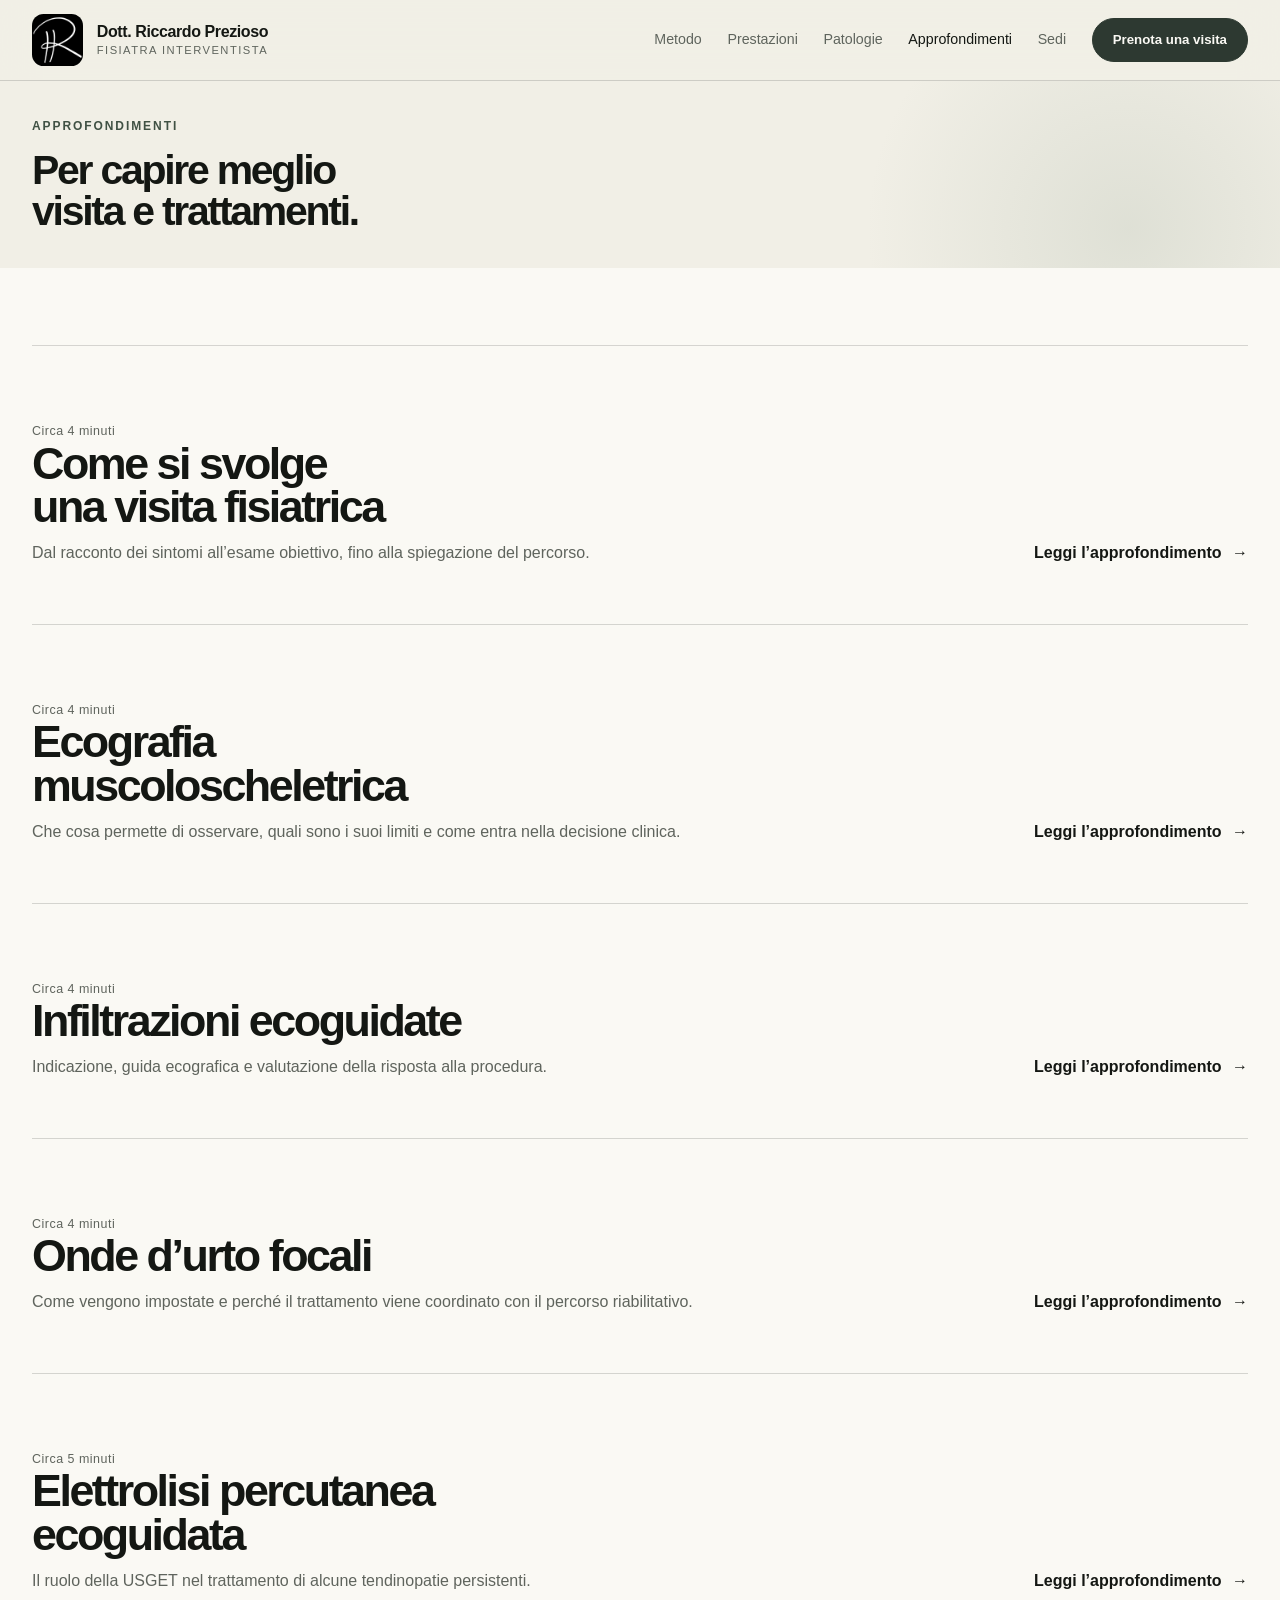
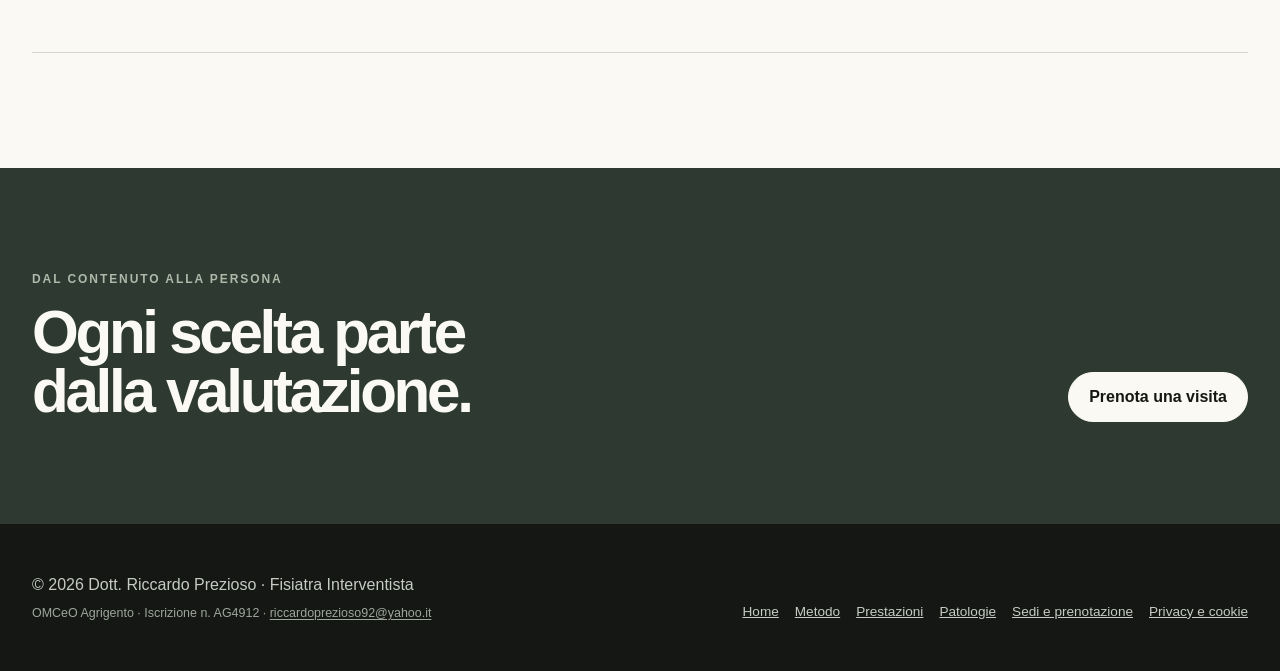
<file: approfondimenti.html>
<!doctype html>
<html lang="it">
  <head>
    <meta charset="utf-8">
    <meta name="viewport" content="width=device-width, initial-scale=1">
    <meta name="description" content="Approfondimenti su visita fisiatrica, ecografia muscoloscheletrica, infiltrazioni ecoguidate, onde d'urto focali ed elettrolisi percutanea USGET.">
    <meta name="author" content="Dott. Riccardo Prezioso">
    <link rel="canonical" href="https://www.riccardoprezioso.it/approfondimenti.html">
    <title>Approfondimenti — Dott. Riccardo Prezioso</title>
    <meta property="og:locale" content="it_IT">
    <meta property="og:type" content="website">
    <meta property="og:site_name" content="Dott. Riccardo Prezioso">
    <meta property="og:title" content="Approfondimenti — Dott. Riccardo Prezioso">
    <meta property="og:description" content="Cinque letture dedicate alla visita, all'ecografia e alle principali procedure interventistiche.">
    <meta property="og:url" content="https://www.riccardoprezioso.it/approfondimenti.html">
    <meta property="og:image" content="https://www.riccardoprezioso.it/assets/images/social/riccardo-prezioso-social-1200x630.jpg">
    <meta property="og:image:width" content="1200">
    <meta property="og:image:height" content="630">
    <meta property="og:image:alt" content="Dott. Riccardo Prezioso, Fisiatra Interventista">
    <meta name="twitter:card" content="summary_large_image">
    <meta name="twitter:title" content="Approfondimenti — Dott. Riccardo Prezioso">
    <meta name="twitter:description" content="Cinque letture dedicate alla visita, all'ecografia e alle principali procedure interventistiche.">
    <meta name="twitter:image" content="https://www.riccardoprezioso.it/assets/images/social/riccardo-prezioso-social-1200x630.jpg">
    <link rel="icon" href="favicon.ico" sizes="any">
    <link rel="icon" type="image/png" sizes="32x32" href="assets/images/favicon-32.png">
    <link rel="icon" type="image/png" sizes="192x192" href="assets/images/icon-192.png">
    <link rel="apple-touch-icon" href="assets/images/apple-touch-icon.png">
    <meta name="theme-color" content="#141713">
    <link rel="stylesheet" href="assets/css/styles.css?v=20261026-1">
    <script src="assets/js/main.js?v=20261026-1" defer></script>
  </head>
  <body>
    <a class="skip-link" href="#contenuto">Vai al contenuto</a>
    <header class="site-header">
      <div class="container header-inner">
        <a class="brand" href="index.html" aria-label="Dott. Riccardo Prezioso, home"><img class="brand-mark" src="assets/images/logo-riccardo-prezioso.jpg" alt="" width="512" height="512" aria-hidden="true"><span class="brand-copy"><strong>Dott. Riccardo Prezioso</strong><small>Fisiatra Interventista</small></span></a>
        <div class="header-actions"><a class="button mobile-booking-button" href="sedi.html#prenota">Prenota una visita</a><button class="menu-toggle" type="button" aria-expanded="false" aria-controls="site-navigation"><span data-menu-toggle-text>Menu</span><span class="menu-toggle-icon" aria-hidden="true"><span></span><span></span></span></button></div>
        <nav class="site-nav" id="site-navigation" aria-label="Navigazione principale" data-mobile-nav><a class="nav-home" data-nav-link href="index.html">Home</a><a data-nav-link href="metodo.html">Metodo</a><a data-nav-link href="prestazioni.html">Prestazioni</a><a data-nav-link href="patologie.html">Patologie</a><a data-nav-link href="approfondimenti.html">Approfondimenti</a><a data-nav-link href="sedi.html">Sedi</a><a class="button" href="sedi.html#prenota">Prenota una visita</a></nav>
      </div>
    </header>

    <main id="contenuto">
      <header class="page-hero page-hero-compact">
        <div class="container">
          <p class="eyebrow">Approfondimenti</p>
          <h1>Per capire meglio visita e trattamenti.</h1>
        </div>
      </header>

      <section class="section surface article-index-section" aria-label="Elenco degli approfondimenti">
        <div class="container article-index">
          <article id="visita-fisiatrica" class="article-index-item">
            <div><p class="article-meta">Circa 4 minuti</p><h2>Come si svolge una visita fisiatrica</h2><p>Dal racconto dei sintomi all’esame obiettivo, fino alla spiegazione del percorso.</p></div>
            <a class="article-link" href="approfondimenti/visita-fisiatrica.html">Leggi l’approfondimento <span aria-hidden="true">→</span></a>
          </article>
          <article id="ecografia-muscoloscheletrica" class="article-index-item">
            <div><p class="article-meta">Circa 4 minuti</p><h2>Ecografia muscoloscheletrica</h2><p>Che cosa permette di osservare, quali sono i suoi limiti e come entra nella decisione clinica.</p></div>
            <a class="article-link" href="approfondimenti/ecografia-muscoloscheletrica.html">Leggi l’approfondimento <span aria-hidden="true">→</span></a>
          </article>
          <article id="infiltrazioni-ecoguidate" class="article-index-item">
            <div><p class="article-meta">Circa 4 minuti</p><h2>Infiltrazioni ecoguidate</h2><p>Indicazione, guida ecografica e valutazione della risposta alla procedura.</p></div>
            <a class="article-link" href="approfondimenti/infiltrazioni-ecoguidate.html">Leggi l’approfondimento <span aria-hidden="true">→</span></a>
          </article>
          <article id="onde-urto-focali" class="article-index-item">
            <div><p class="article-meta">Circa 4 minuti</p><h2>Onde d’urto focali</h2><p>Come vengono impostate e perché il trattamento viene coordinato con il percorso riabilitativo.</p></div>
            <a class="article-link" href="approfondimenti/onde-urto-focali.html">Leggi l’approfondimento <span aria-hidden="true">→</span></a>
          </article>
          <article id="usget" class="article-index-item">
            <div><p class="article-meta">Circa 5 minuti</p><h2>Elettrolisi percutanea ecoguidata</h2><p>Il ruolo della USGET nel trattamento di alcune tendinopatie persistenti.</p></div>
            <a class="article-link" href="approfondimenti/usget.html">Leggi l’approfondimento <span aria-hidden="true">→</span></a>
          </article>
        </div>
      </section>

      <section class="cta-band"><div class="container cta-inner"><div><p class="eyebrow">Dal contenuto alla persona</p><h2>Ogni scelta parte dalla valutazione.</h2></div><a class="button" href="sedi.html#prenota">Prenota una visita</a></div></section>
    </main>

    <footer class="site-footer"><div class="container footer-grid"><div class="footer-identity"><p>© 2026 Dott. Riccardo Prezioso · Fisiatra Interventista</p><p class="footer-meta">OMCeO Agrigento · Iscrizione n. AG4912 · <a href="mailto:riccardoprezioso92@yahoo.it">riccardoprezioso92@yahoo.it</a></p></div><nav class="footer-links" aria-label="Link nel piè di pagina"><a href="index.html">Home</a><a href="metodo.html">Metodo</a><a href="prestazioni.html">Prestazioni</a><a href="patologie.html">Patologie</a><a href="sedi.html">Sedi e prenotazione</a><a href="privacy.html">Privacy e cookie</a></nav></div></footer>
  </body>
</html>
</file>
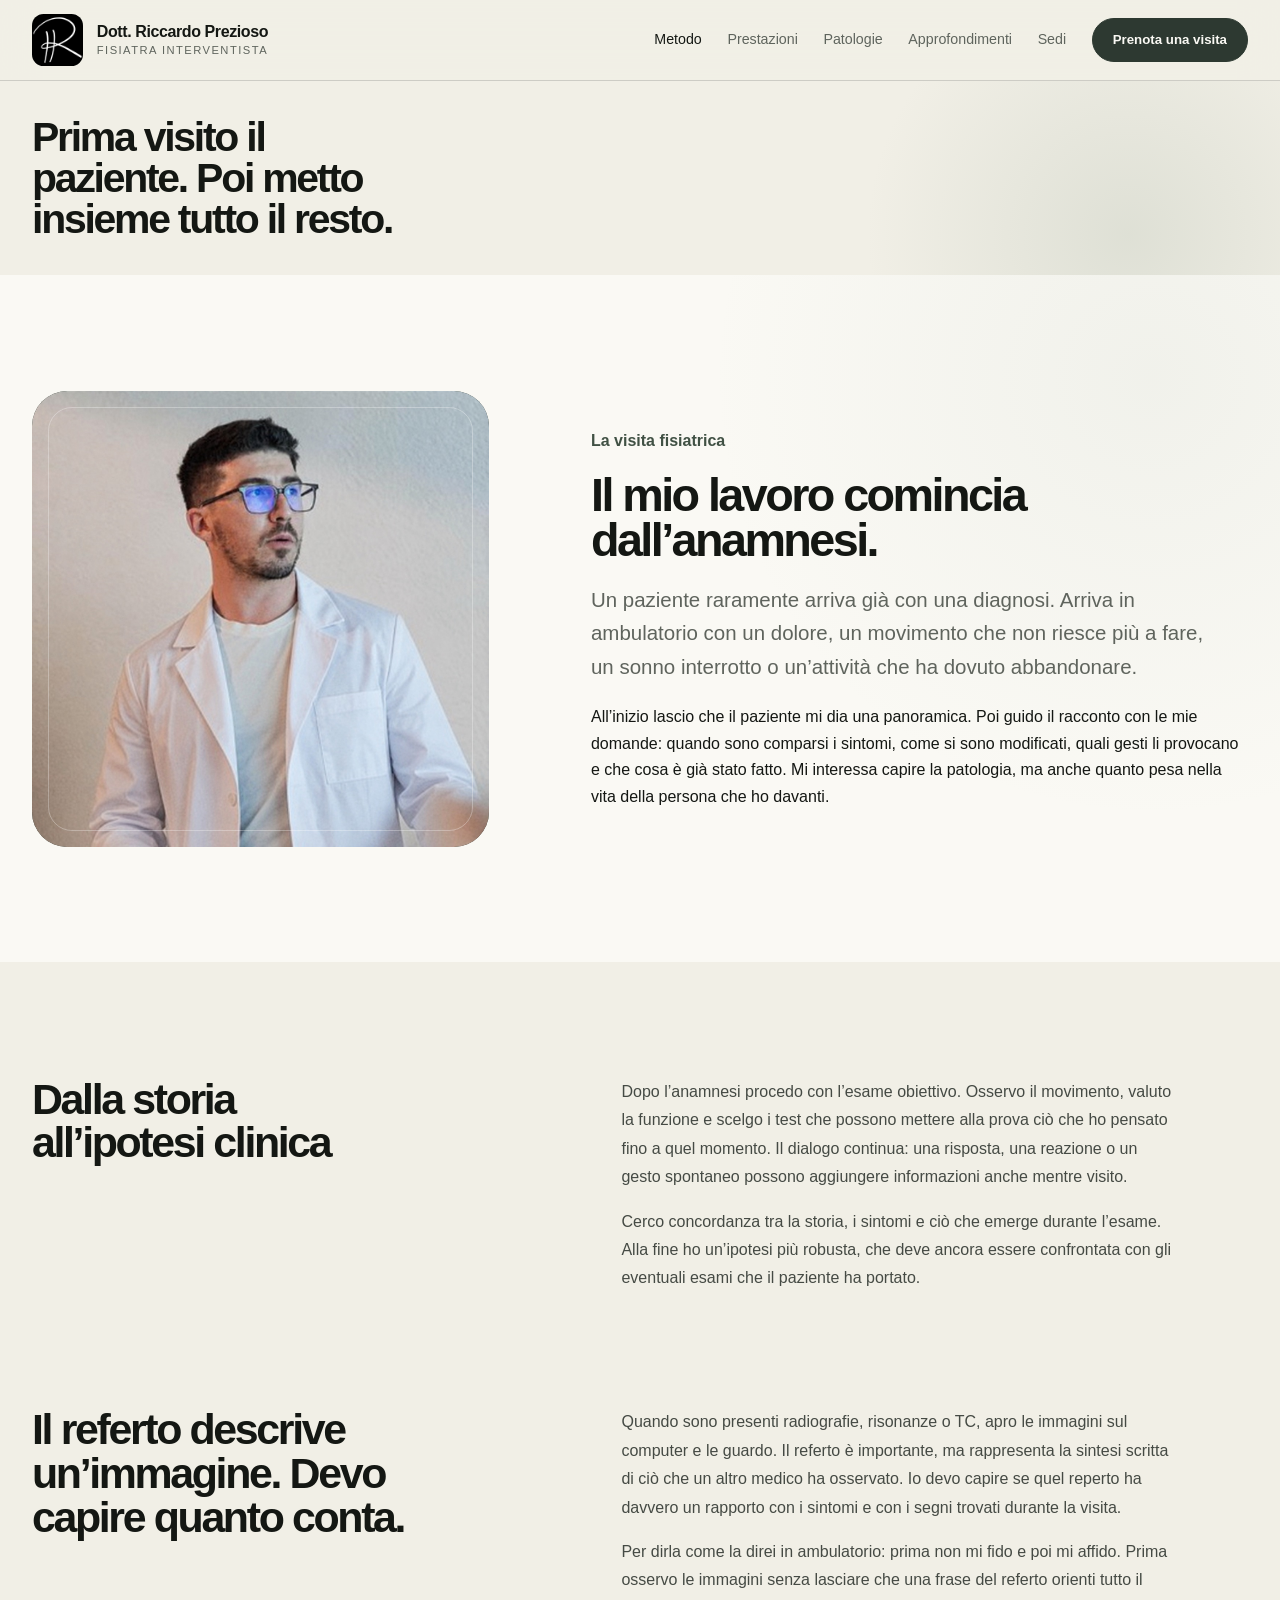
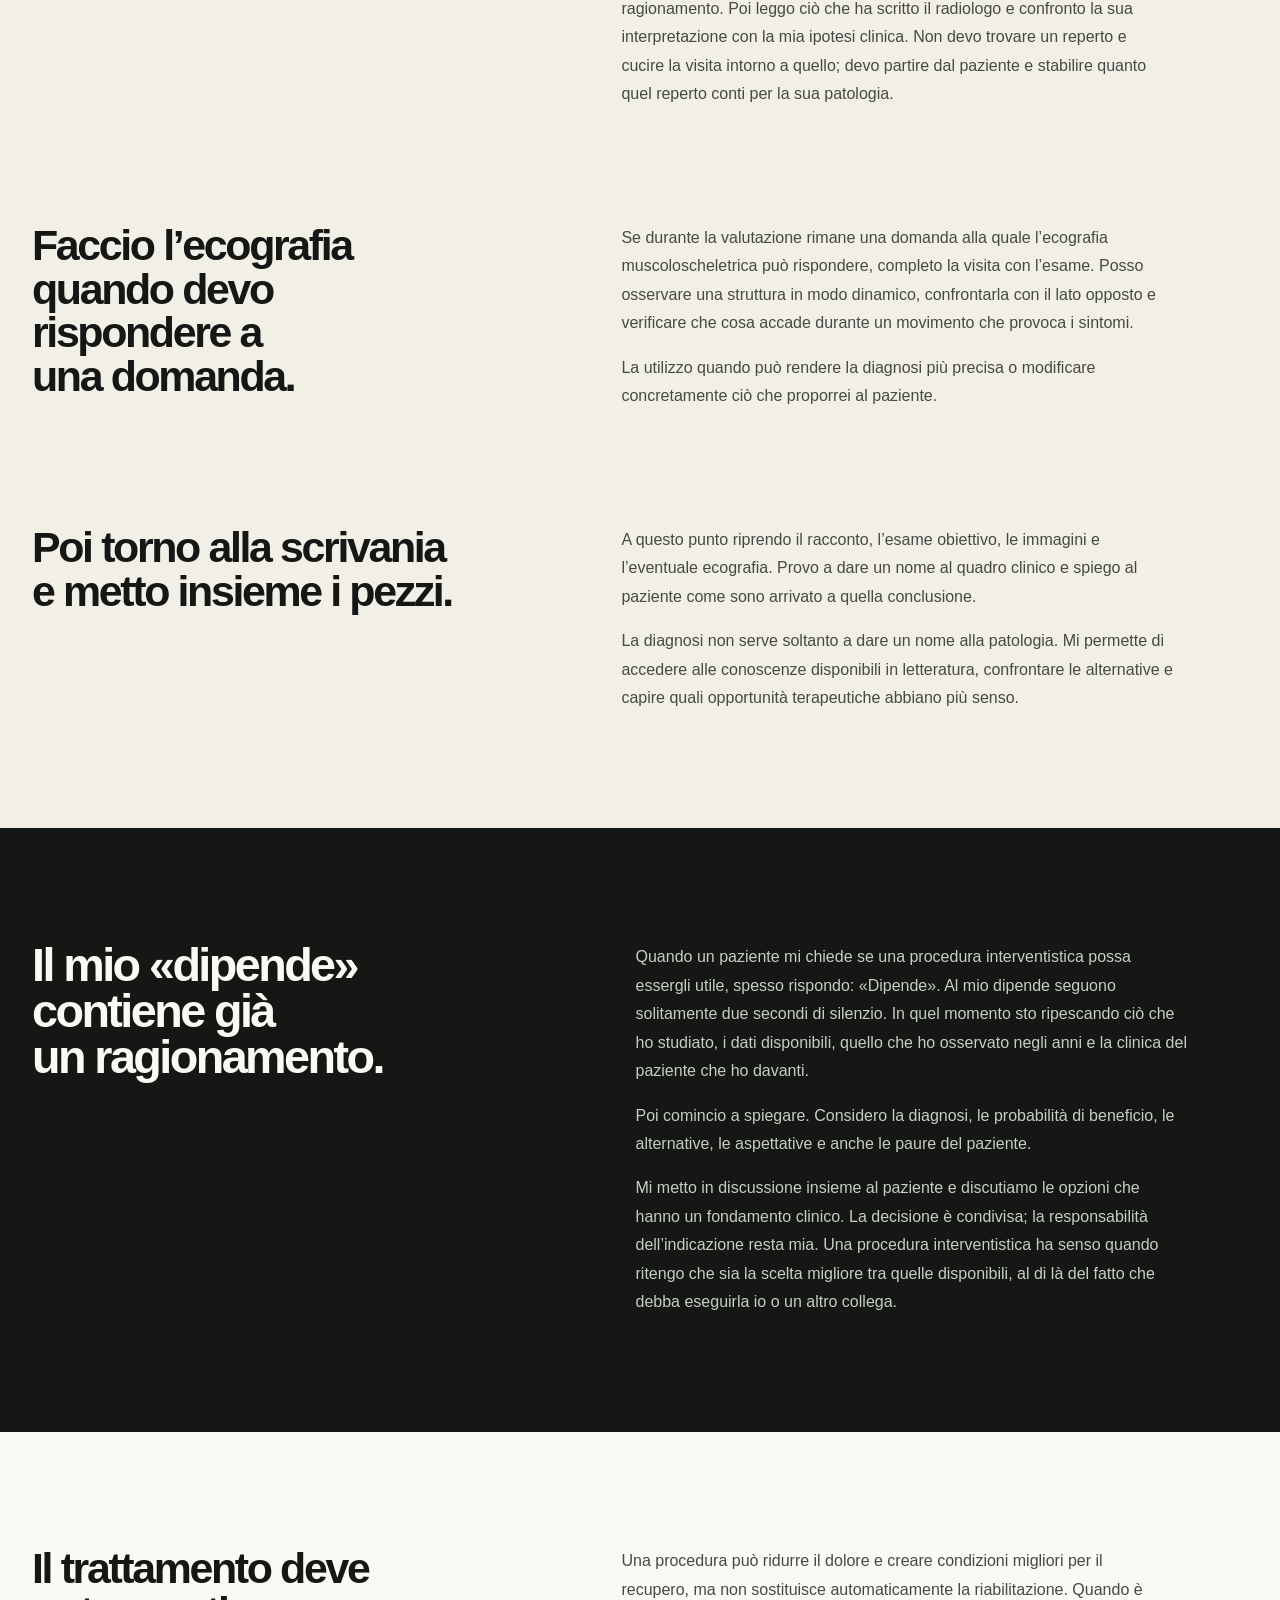
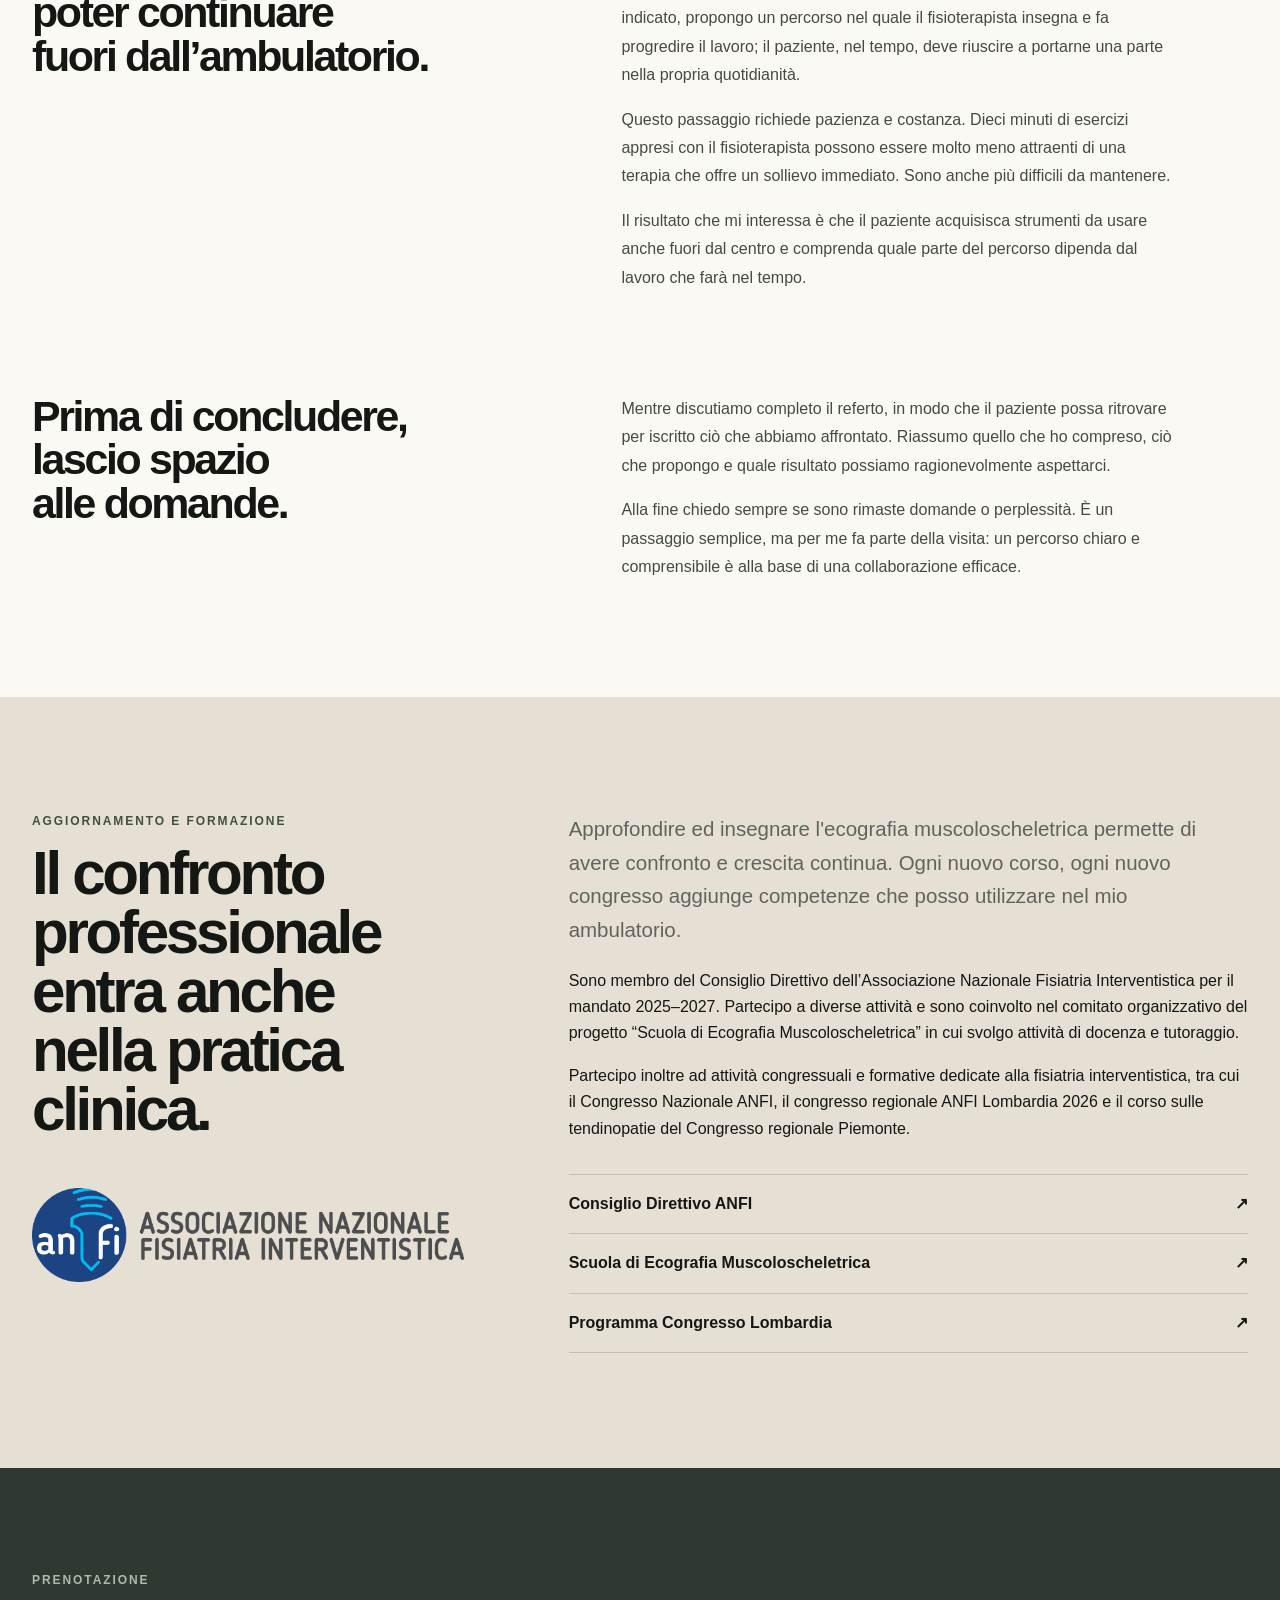
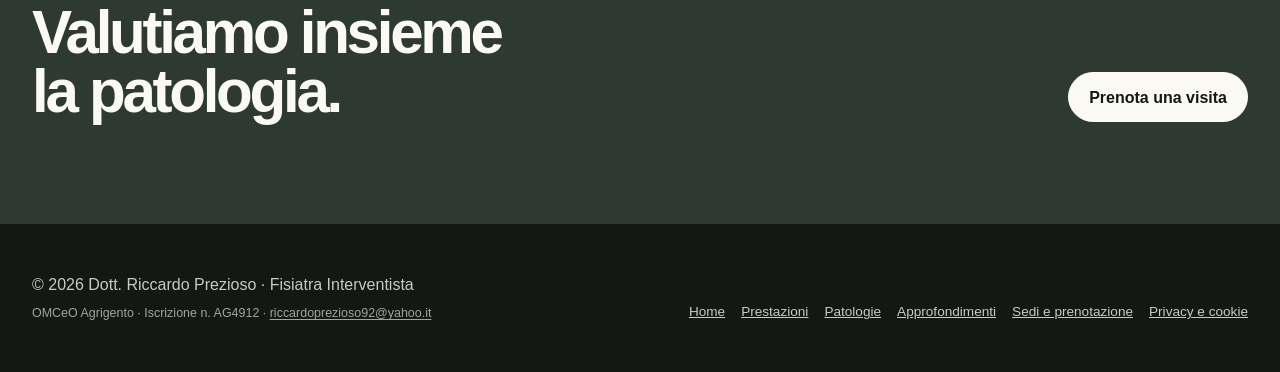
<file: metodo.html>
<!doctype html>
<html lang="it">
  <head>
    <meta charset="utf-8">
    <meta name="viewport" content="width=device-width, initial-scale=1">
    <meta name="description" content="Come conduco la visita fisiatrica: anamnesi, esame obiettivo, lettura delle immagini, ecografia quando indicata e scelta condivisa del trattamento.">
    <meta name="author" content="Dott. Riccardo Prezioso">
    <link rel="canonical" href="https://www.riccardoprezioso.it/metodo.html">
    <title>Metodo e profilo — Dott. Riccardo Prezioso</title>
    <meta property="og:locale" content="it_IT">
    <meta property="og:type" content="website">
    <meta property="og:site_name" content="Dott. Riccardo Prezioso">
    <meta property="og:title" content="Metodo e profilo — Dott. Riccardo Prezioso">
    <meta property="og:description" content="Come conduco la visita fisiatrica: anamnesi, esame obiettivo, lettura delle immagini, ecografia quando indicata e scelta condivisa del trattamento.">
    <meta property="og:url" content="https://www.riccardoprezioso.it/metodo.html">
    <meta property="og:image" content="https://www.riccardoprezioso.it/assets/images/social/riccardo-prezioso-social-1200x630.jpg">
    <meta property="og:image:secure_url" content="https://www.riccardoprezioso.it/assets/images/social/riccardo-prezioso-social-1200x630.jpg">
    <meta property="og:image:type" content="image/jpeg">
    <meta property="og:image:width" content="1200">
    <meta property="og:image:height" content="630">
    <meta property="og:image:alt" content="Dott. Riccardo Prezioso in camice bianco con il monogramma PR e la qualifica Fisiatra Interventista">
    <meta name="twitter:card" content="summary_large_image">
    <meta name="twitter:title" content="Metodo e profilo — Dott. Riccardo Prezioso">
    <meta name="twitter:description" content="Come conduco la visita fisiatrica: anamnesi, esame obiettivo, lettura delle immagini, ecografia quando indicata e scelta condivisa del trattamento.">
    <meta name="twitter:image" content="https://www.riccardoprezioso.it/assets/images/social/riccardo-prezioso-social-1200x630.jpg">
    <meta name="twitter:image:alt" content="Dott. Riccardo Prezioso in camice bianco con il monogramma PR e la qualifica Fisiatra Interventista">
    <link rel="icon" href="favicon.ico" sizes="any">
    <link rel="icon" type="image/png" sizes="32x32" href="assets/images/favicon-32.png">
    <link rel="icon" type="image/png" sizes="192x192" href="assets/images/icon-192.png">
    <link rel="apple-touch-icon" href="assets/images/apple-touch-icon.png">
    <meta name="theme-color" content="#141713">
    <link rel="stylesheet" href="assets/css/styles.css?v=20261106-3">
    <script src="assets/js/main.js?v=20261026-1" defer></script>
  </head>
  <body class="method-page">
    <a class="skip-link" href="#contenuto">Vai al contenuto</a>
    <header class="site-header">
      <div class="container header-inner">
        <a class="brand" href="index.html" aria-label="Dott. Riccardo Prezioso, home"><img class="brand-mark" src="assets/images/logo-riccardo-prezioso.jpg" alt="" width="512" height="512" aria-hidden="true"><span class="brand-copy"><strong>Dott. Riccardo Prezioso</strong><small>Fisiatra Interventista</small></span></a>
        <div class="header-actions"><a class="button mobile-booking-button" href="sedi.html#prenota">Prenota una visita</a><button class="menu-toggle" type="button" aria-expanded="false" aria-controls="site-navigation"><span data-menu-toggle-text>Menu</span><span class="menu-toggle-icon" aria-hidden="true"><span></span><span></span></span></button></div>
        <nav class="site-nav" id="site-navigation" aria-label="Navigazione principale" data-mobile-nav><a class="nav-home" data-nav-link href="index.html">Home</a><a data-nav-link href="metodo.html">Metodo</a><a data-nav-link href="prestazioni.html">Prestazioni</a><a data-nav-link href="patologie.html">Patologie</a><a data-nav-link href="approfondimenti.html">Approfondimenti</a><a data-nav-link href="sedi.html">Sedi</a><a class="button" href="sedi.html#prenota">Prenota una visita</a></nav>
      </div>
    </header>
    <main id="contenuto">
      <header class="page-hero page-hero-compact method-page-hero">
        <div class="container">
          <h1>Prima visito il paziente. Poi metto insieme tutto il resto.</h1>
        </div>
      </header>

      <section class="section surface method-intro-section">
        <div class="container method-intro">
          <figure class="profile-photo method-profile-photo"><img src="assets/images/riccardo-prezioso-camice.jpg" alt="Dott. Riccardo Prezioso in camice bianco" width="1254" height="1254" loading="lazy"></figure>
          <div class="method-intro-copy">
            <p class="method-context">La visita fisiatrica</p>
            <h2>Il mio lavoro comincia dall’anamnesi.</h2>
            <p class="lead">Un paziente raramente arriva già con una diagnosi. Arriva in ambulatorio con un dolore, un movimento che non riesce più a fare, un sonno interrotto o un’attività che ha dovuto abbandonare.</p>
            <p>All’inizio lascio che il paziente mi dia una panoramica. Poi guido il racconto con le mie domande: quando sono comparsi i sintomi, come si sono modificati, quali gesti li provocano e che cosa è già stato fatto. Mi interessa capire la patologia, ma anche quanto pesa nella vita della persona che ho davanti.</p>
          </div>
        </div>
      </section>

      <section class="section method-sequence-section">
        <div class="container method-sequence">
          <section class="method-entry">
            <h2>Dalla storia all’ipotesi clinica</h2>
            <div class="method-entry-copy">
              <p>Dopo l’anamnesi procedo con l’esame obiettivo. Osservo il movimento, valuto la funzione e scelgo i test che possono mettere alla prova ciò che ho pensato fino a quel momento. Il dialogo continua: una risposta, una reazione o un gesto spontaneo possono aggiungere informazioni anche mentre visito.</p>
              <p>Cerco concordanza tra la storia, i sintomi e ciò che emerge durante l’esame. Alla fine ho un’ipotesi più robusta, che deve ancora essere confrontata con gli eventuali esami che il paziente ha portato.</p>
            </div>
          </section>

          <section class="method-entry method-entry-featured">
            <h2>Il referto descrive un’immagine. Devo capire quanto conta.</h2>
            <div class="method-entry-copy">
              <p>Quando sono presenti radiografie, risonanze o TC, apro le immagini sul computer e le guardo. Il referto è importante, ma rappresenta la sintesi scritta di ciò che un altro medico ha osservato. Io devo capire se quel reperto ha davvero un rapporto con i sintomi e con i segni trovati durante la visita.</p>
              <p>Per dirla come la direi in ambulatorio: prima non mi fido e poi mi affido. Prima osservo le immagini senza lasciare che una frase del referto orienti tutto il ragionamento. Poi leggo ciò che ha scritto il radiologo e confronto la sua interpretazione con la mia ipotesi clinica. Non devo trovare un reperto e cucire la visita intorno a quello; devo partire dal paziente e stabilire quanto quel reperto conti per la sua patologia.</p>
            </div>
          </section>

          <section class="method-entry">
            <h2>Faccio l’ecografia quando devo rispondere a una domanda.</h2>
            <div class="method-entry-copy">
              <p>Se durante la valutazione rimane una domanda alla quale l’ecografia muscoloscheletrica può rispondere, completo la visita con l’esame. Posso osservare una struttura in modo dinamico, confrontarla con il lato opposto e verificare che cosa accade durante un movimento che provoca i sintomi.</p>
              <p>La utilizzo quando può rendere la diagnosi più precisa o modificare concretamente ciò che proporrei al paziente.</p>
            </div>
          </section>

          <section class="method-entry">
            <h2>Poi torno alla scrivania e metto insieme i pezzi.</h2>
            <div class="method-entry-copy">
              <p>A questo punto riprendo il racconto, l’esame obiettivo, le immagini e l’eventuale ecografia. Provo a dare un nome al quadro clinico e spiego al paziente come sono arrivato a quella conclusione.</p>
              <p>La diagnosi non serve soltanto a dare un nome alla patologia. Mi permette di accedere alle conoscenze disponibili in letteratura, confrontare le alternative e capire quali opportunità terapeutiche abbiano più senso.</p>
            </div>
          </section>
        </div>
      </section>

      <section class="section dark method-decision-section">
        <div class="container method-decision">
          <h2>Il mio «dipende» contiene già un ragionamento.</h2>
          <div class="method-decision-copy">
            <p>Quando un paziente mi chiede se una procedura interventistica possa essergli utile, spesso rispondo: «Dipende». Al mio dipende seguono solitamente due secondi di silenzio. In quel momento sto ripescando ciò che ho studiato, i dati disponibili, quello che ho osservato negli anni e la clinica del paziente che ho davanti.</p>
            <p>Poi comincio a spiegare. Considero la diagnosi, le probabilità di beneficio, le alternative, le aspettative e anche le paure del paziente.</p>
            <p>Mi metto in discussione insieme al paziente e discutiamo le opzioni che hanno un fondamento clinico. La decisione è condivisa; la responsabilità dell’indicazione resta mia. Una procedura interventistica ha senso quando ritengo che sia la scelta migliore tra quelle disponibili, al di là del fatto che debba eseguirla io o un altro collega.</p>
          </div>
        </div>
      </section>

      <section class="section surface method-closing-section">
        <div class="container method-sequence method-sequence-closing">
          <section class="method-entry">
            <h2>Il trattamento deve poter continuare fuori dall’ambulatorio.</h2>
            <div class="method-entry-copy">
              <p>Una procedura può ridurre il dolore e creare condizioni migliori per il recupero, ma non sostituisce automaticamente la riabilitazione. Quando è indicato, propongo un percorso nel quale il fisioterapista insegna e fa progredire il lavoro; il paziente, nel tempo, deve riuscire a portarne una parte nella propria quotidianità.</p>
              <p>Questo passaggio richiede pazienza e costanza. Dieci minuti di esercizi appresi con il fisioterapista possono essere molto meno attraenti di una terapia che offre un sollievo immediato. Sono anche più difficili da mantenere.</p>
              <p>Il risultato che mi interessa è che il paziente acquisisca strumenti da usare anche fuori dal centro e comprenda quale parte del percorso dipenda dal lavoro che farà nel tempo.</p>
            </div>
          </section>

          <section class="method-entry">
            <h2>Prima di concludere, lascio spazio alle domande.</h2>
            <div class="method-entry-copy">
              <p>Mentre discutiamo completo il referto, in modo che il paziente possa ritrovare per iscritto ciò che abbiamo affrontato. Riassumo quello che ho compreso, ciò che propongo e quale risultato possiamo ragionevolmente aspettarci.</p>
              <p>Alla fine chiedo sempre se sono rimaste domande o perplessità. È un passaggio semplice, ma per me fa parte della visita: un percorso chiaro e comprensibile è alla base di una collaborazione efficace.</p>
            </div>
          </section>
        </div>
      </section>

      <section class="section professional-section" id="formazione">
        <div class="container professional-layout">
          <div class="professional-heading">
            <p class="eyebrow">Aggiornamento e formazione</p>
            <h2>Il confronto professionale entra anche nella pratica clinica.</h2>
            <img class="professional-logo" src="assets/images/logo-anfi.png" alt="Associazione Nazionale Fisiatria Interventistica" width="687" height="150" loading="lazy" decoding="async">
          </div>
          <div class="professional-copy">
            <p class="lead">Approfondire ed insegnare l'ecografia muscoloscheletrica permette di avere confronto e crescita continua. Ogni nuovo corso, ogni nuovo congresso aggiunge competenze che posso utilizzare nel mio ambulatorio.</p>
            <p>Sono membro del Consiglio Direttivo dell’Associazione Nazionale Fisiatria Interventistica per il mandato 2025–2027. Partecipo a diverse attività e sono coinvolto nel comitato organizzativo del progetto “Scuola di Ecografia Muscoloscheletrica” in cui svolgo attività di docenza e tutoraggio.</p>
            <p>Partecipo inoltre ad attività congressuali e formative dedicate alla fisiatria interventistica, tra cui il Congresso Nazionale ANFI, il congresso regionale ANFI Lombardia 2026 e il corso sulle tendinopatie del Congresso regionale Piemonte.</p>
            <div class="professional-links"><a href="https://associazioneanfi.it/associazione/" target="_blank" rel="external noopener noreferrer">Consiglio Direttivo ANFI <span aria-hidden="true">↗</span></a><a href="https://associazioneanfi.it/scuola/" target="_blank" rel="external noopener noreferrer">Scuola di Ecografia Muscoloscheletrica <span aria-hidden="true">↗</span></a><a href="https://associazioneanfi.it/congressi-regionali/lombardia/programma/" target="_blank" rel="external noopener noreferrer">Programma Congresso Lombardia <span aria-hidden="true">↗</span></a></div>
          </div>
        </div>
      </section>

      <section class="cta-band"><div class="container cta-inner"><div><p class="eyebrow">Prenotazione</p><h2>Valutiamo insieme la patologia.</h2></div><a class="button" href="sedi.html#prenota">Prenota una visita</a></div></section>
    </main>
    <footer class="site-footer"><div class="container footer-grid"><div class="footer-identity"><p>© 2026 Dott. Riccardo Prezioso · Fisiatra Interventista</p><p class="footer-meta">OMCeO Agrigento · Iscrizione n. AG4912 · <a href="mailto:riccardoprezioso92@yahoo.it">riccardoprezioso92@yahoo.it</a></p></div><nav class="footer-links" aria-label="Link nel piè di pagina"><a href="index.html">Home</a><a href="prestazioni.html">Prestazioni</a><a href="patologie.html">Patologie</a><a href="approfondimenti.html">Approfondimenti</a><a href="sedi.html">Sedi e prenotazione</a><a href="privacy.html">Privacy e cookie</a></nav></div></footer>
  </body>
</html>
</file>
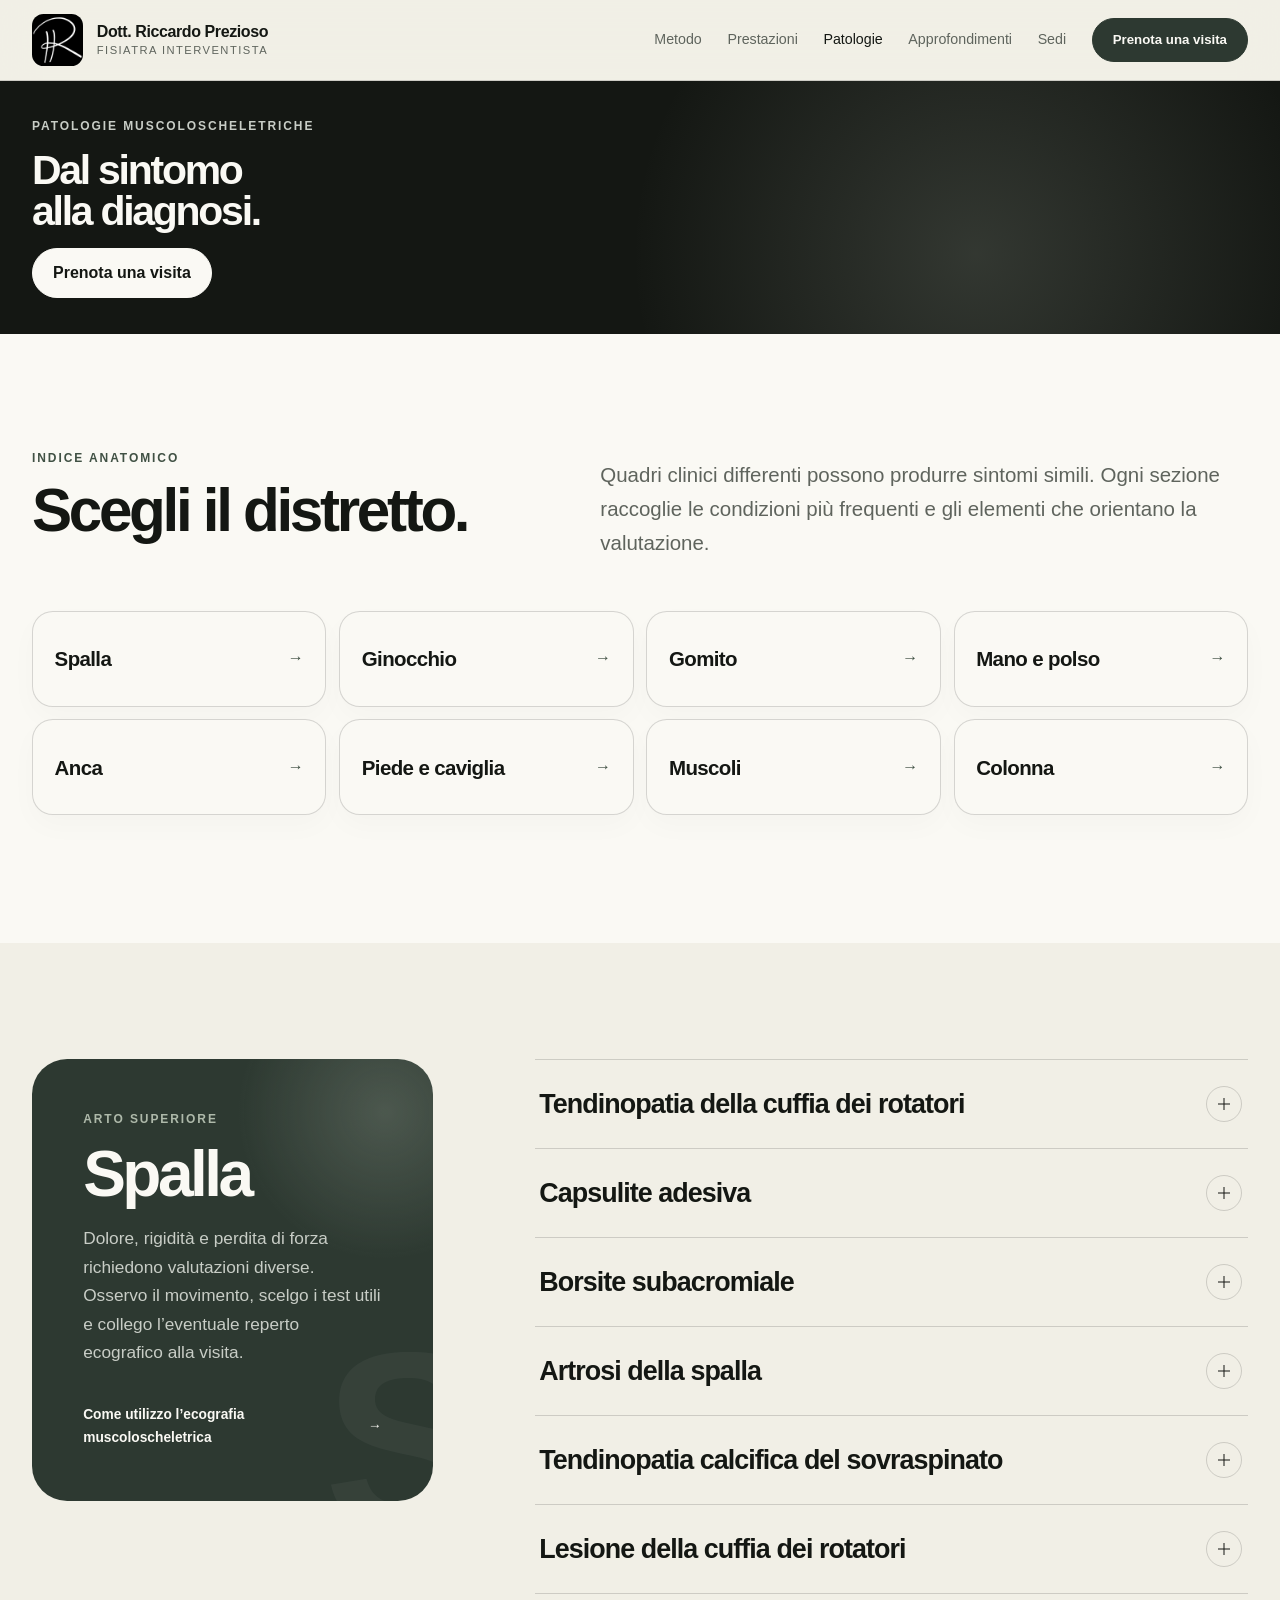
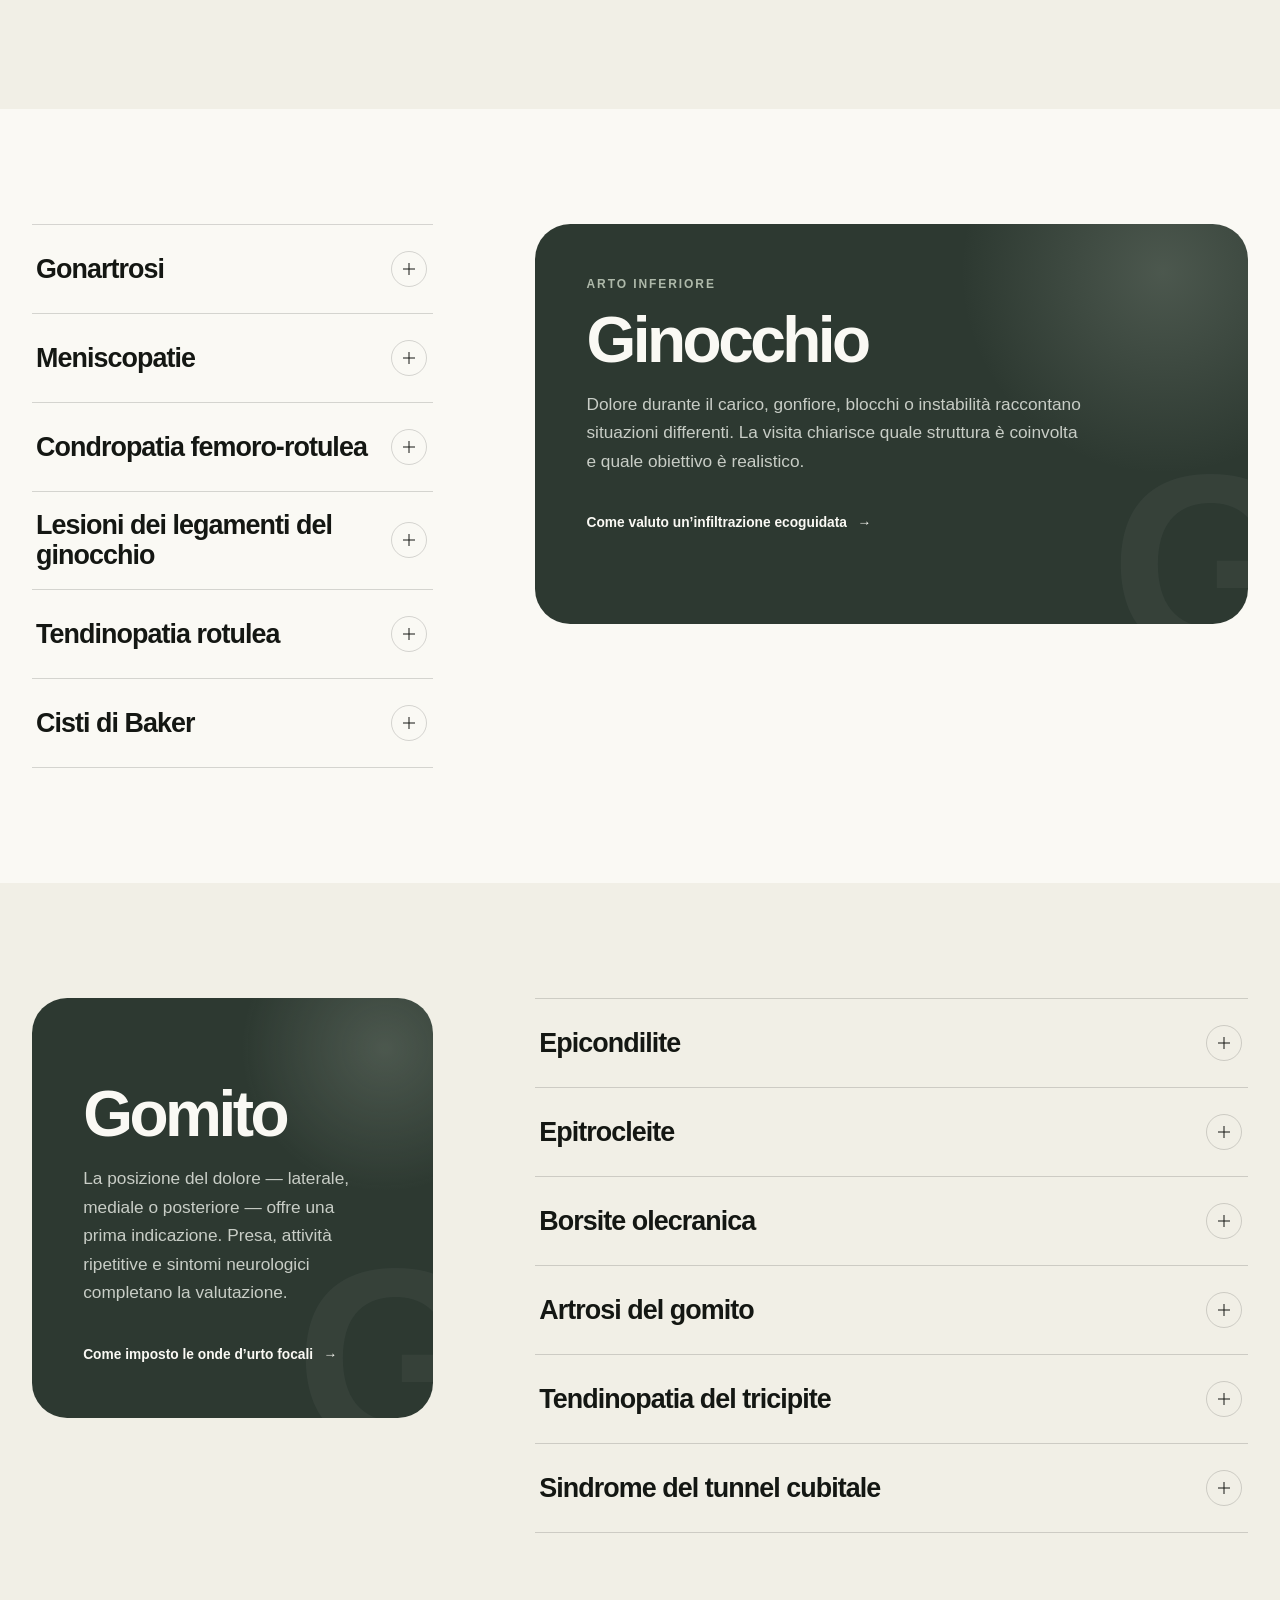
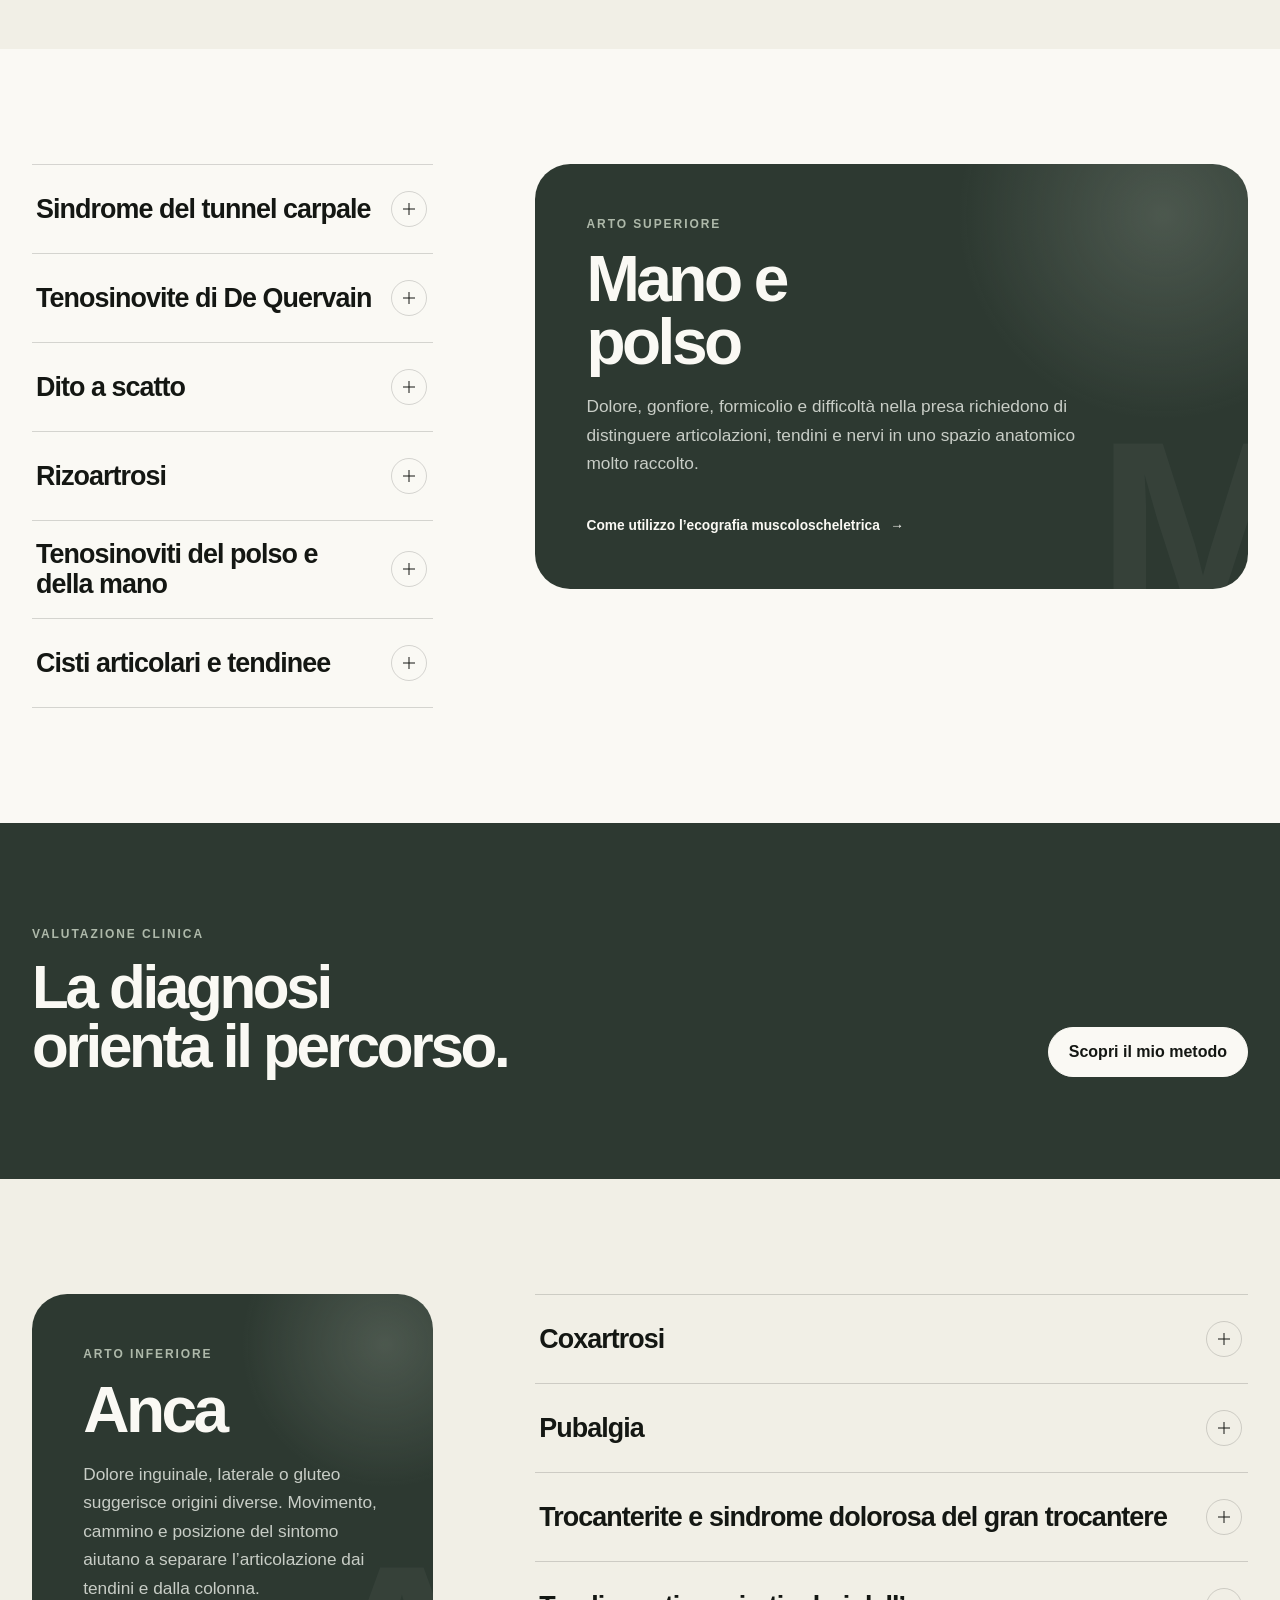
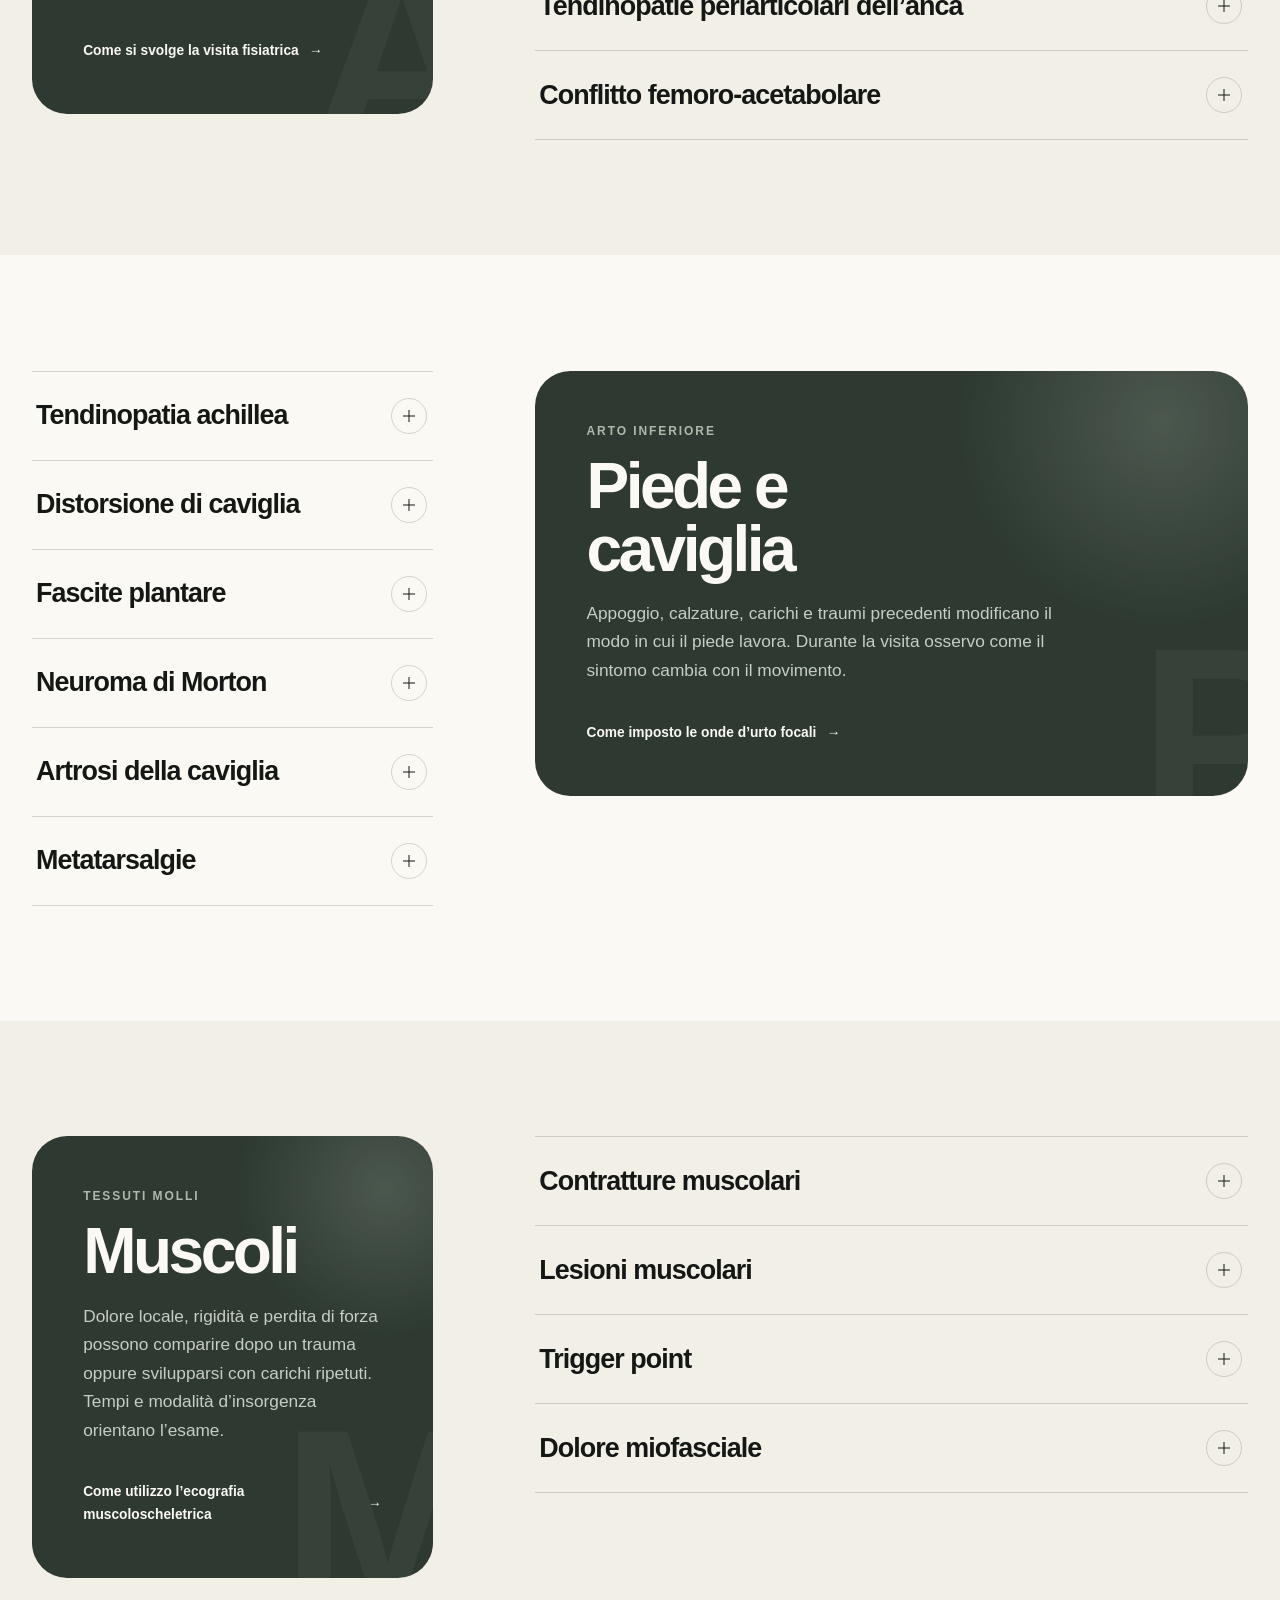
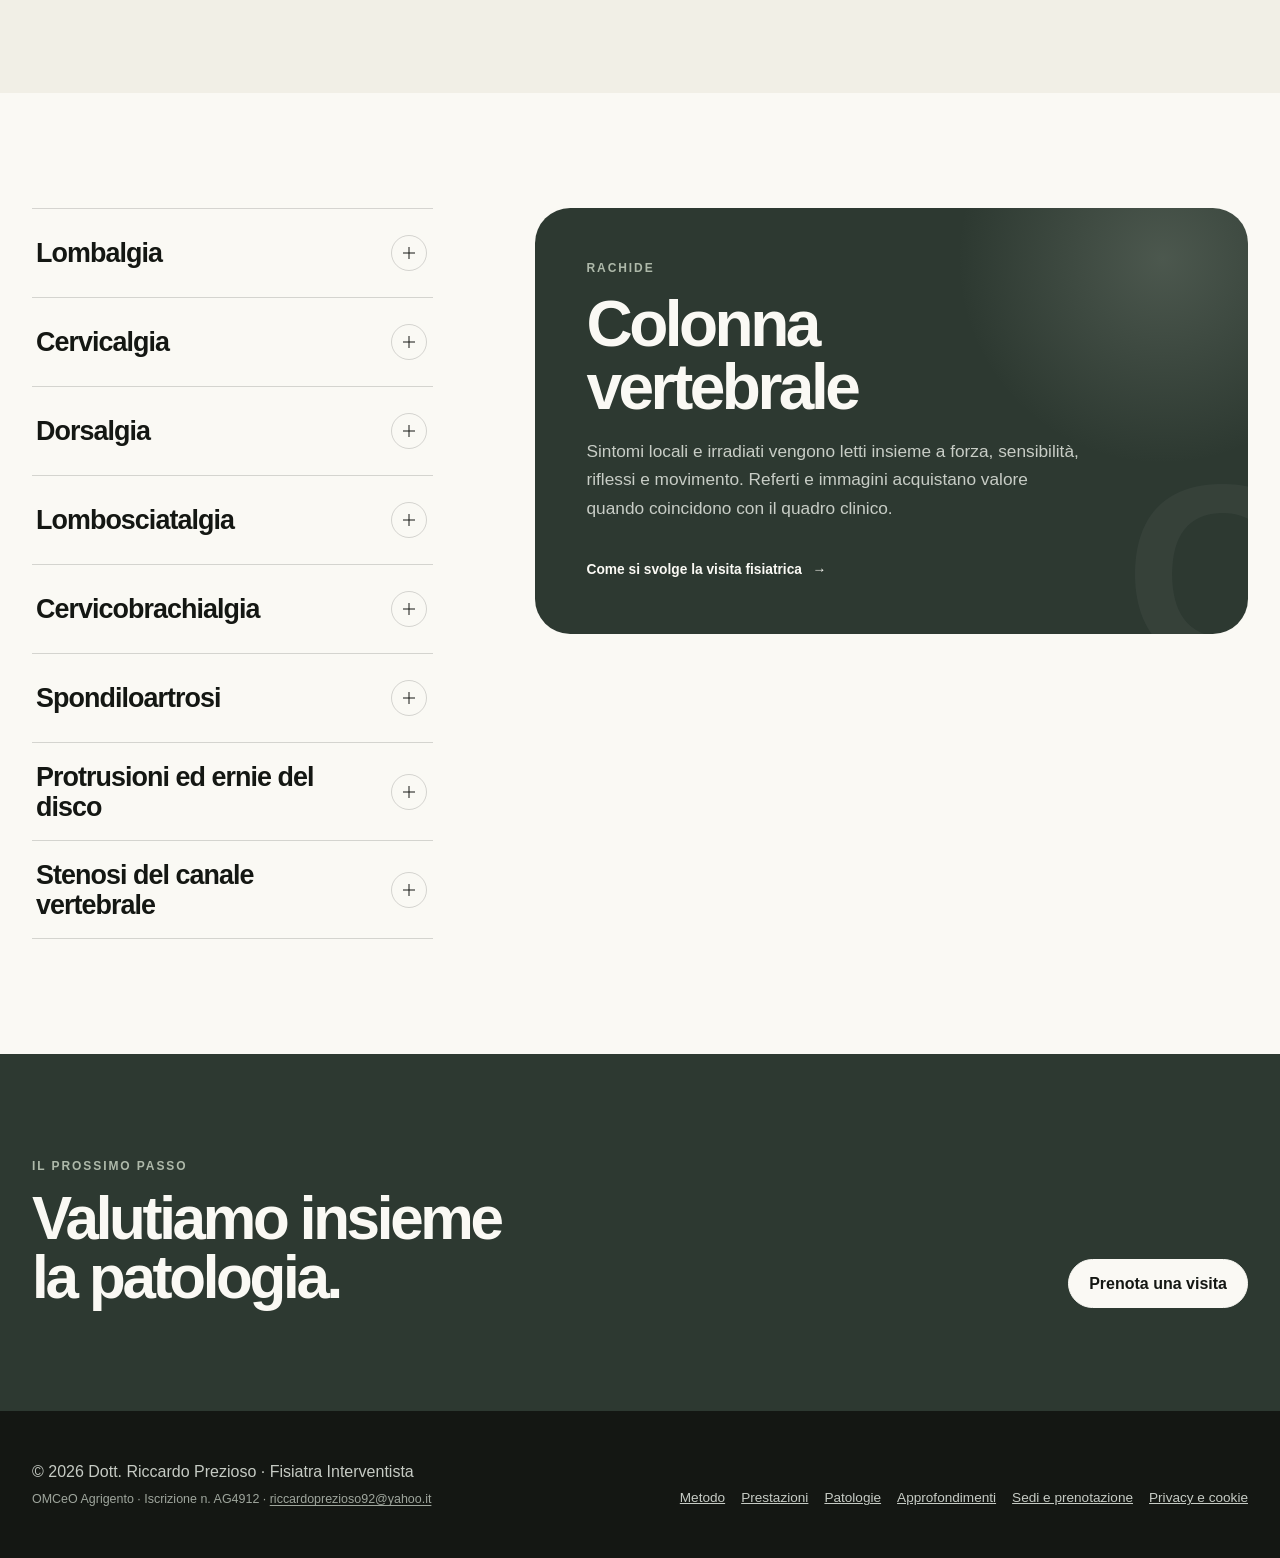
<file: patologie.html>
<!doctype html>
<html lang="it">
  <head>
    <meta charset="utf-8">
    <meta name="viewport" content="width=device-width, initial-scale=1">
    <meta name="description" content="Una guida alle principali patologie muscoloscheletriche di spalla, gomito, mano, anca, ginocchio, piede, muscoli e colonna vertebrale.">
    <meta name="author" content="Dott. Riccardo Prezioso">
    <link rel="canonical" href="https://www.riccardoprezioso.it/patologie.html">
    <title>Patologie muscoloscheletriche — Dott. Riccardo Prezioso</title>
    <meta property="og:locale" content="it_IT">
    <meta property="og:type" content="website">
    <meta property="og:site_name" content="Dott. Riccardo Prezioso">
    <meta property="og:title" content="Patologie muscoloscheletriche — Dott. Riccardo Prezioso">
    <meta property="og:description" content="Una guida alle principali patologie muscoloscheletriche di spalla, gomito, mano, anca, ginocchio, piede, muscoli e colonna vertebrale.">
    <meta property="og:url" content="https://www.riccardoprezioso.it/patologie.html">
    <meta property="og:image" content="https://www.riccardoprezioso.it/assets/images/social/riccardo-prezioso-social-1200x630.jpg">
    <meta property="og:image:secure_url" content="https://www.riccardoprezioso.it/assets/images/social/riccardo-prezioso-social-1200x630.jpg">
    <meta property="og:image:type" content="image/jpeg">
    <meta property="og:image:width" content="1200">
    <meta property="og:image:height" content="630">
    <meta property="og:image:alt" content="Dott. Riccardo Prezioso in camice bianco con il monogramma PR e la qualifica Fisiatra Interventista">
    <meta name="twitter:card" content="summary_large_image">
    <meta name="twitter:title" content="Patologie muscoloscheletriche — Dott. Riccardo Prezioso">
    <meta name="twitter:description" content="Una guida alle principali patologie muscoloscheletriche di spalla, gomito, mano, anca, ginocchio, piede, muscoli e colonna vertebrale.">
    <meta name="twitter:image" content="https://www.riccardoprezioso.it/assets/images/social/riccardo-prezioso-social-1200x630.jpg">
    <meta name="twitter:image:alt" content="Dott. Riccardo Prezioso in camice bianco con il monogramma PR e la qualifica Fisiatra Interventista">
    <link rel="icon" href="favicon.ico" sizes="any">
    <link rel="icon" type="image/png" sizes="32x32" href="assets/images/favicon-32.png">
    <link rel="icon" type="image/png" sizes="192x192" href="assets/images/icon-192.png">
    <link rel="apple-touch-icon" href="assets/images/apple-touch-icon.png">
    <meta name="theme-color" content="#141713">
    <link rel="stylesheet" href="assets/css/styles.css?v=20261026-1">
    <script src="assets/js/main.js?v=20261026-1" defer></script>
  </head>
  <body>
    <a class="skip-link" href="#contenuto">Vai al contenuto</a>

    <header class="site-header">
      <div class="container header-inner">
        <a class="brand" href="index.html" aria-label="Dott. Riccardo Prezioso, home">
          <img class="brand-mark" src="assets/images/logo-riccardo-prezioso.jpg" alt="" width="512" height="512" aria-hidden="true">
          <span class="brand-copy"><strong>Dott. Riccardo Prezioso</strong><small>Fisiatra Interventista</small></span>
        </a>
        <div class="header-actions">
          <a class="button mobile-booking-button" href="sedi.html#prenota">Prenota una visita</a>
          <button class="menu-toggle" type="button" aria-expanded="false" aria-controls="site-navigation">
            <span data-menu-toggle-text>Menu</span><span class="menu-toggle-icon" aria-hidden="true"><span></span><span></span></span>
          </button>
        </div>
        <nav class="site-nav" id="site-navigation" aria-label="Navigazione principale" data-mobile-nav>
          <a class="nav-home" data-nav-link href="index.html">Home</a>
          <a data-nav-link href="metodo.html">Metodo</a>
          <a data-nav-link href="prestazioni.html">Prestazioni</a>
          <a data-nav-link href="patologie.html">Patologie</a>
          <a data-nav-link href="approfondimenti.html">Approfondimenti</a>
          <a data-nav-link href="sedi.html">Sedi</a>
          <a class="button" href="sedi.html#prenota">Prenota una visita</a>
        </nav>
      </div>
    </header>

    <main id="contenuto">
      <header class="page-hero page-hero-compact pathology-hero">
        <div class="container">
          <div>
            <p class="eyebrow">Patologie muscoloscheletriche</p>
            <h1>Dal sintomo alla diagnosi.</h1>
            <a class="button" href="sedi.html#prenota">Prenota una visita</a>
          </div>
        </div>
      </header>

      <section class="section surface pathology-index-section" aria-labelledby="indice-patologie">
        <div class="container">
          <div class="section-heading pathology-index-heading">
            <div>
              <p class="eyebrow">Indice anatomico</p>
              <h2 id="indice-patologie">Scegli il distretto.</h2>
            </div>
            <p class="lead">Quadri clinici differenti possono produrre sintomi simili. Ogni sezione raccoglie le condizioni più frequenti e gli elementi che orientano la valutazione.</p>
          </div>
          <nav class="district-index" aria-label="Distretti corporei">
            <a href="#spalla"><strong>Spalla</strong></a>
            <a href="#ginocchio"><strong>Ginocchio</strong></a>
            <a href="#gomito"><strong>Gomito</strong></a>
            <a href="#mano-polso"><strong>Mano e polso</strong></a>
            <a href="#anca"><strong>Anca</strong></a>
            <a href="#piede-caviglia"><strong>Piede e caviglia</strong></a>
            <a href="#muscoli"><strong>Muscoli</strong></a>
            <a href="#colonna"><strong>Colonna</strong></a>
          </nav>
        </div>
      </section>

      <section class="section pathology-chapter" id="spalla" aria-labelledby="titolo-spalla">
        <div class="container pathology-layout">
          <div class="district-intro" data-letter="S">
            <p class="eyebrow">Arto superiore</p>
            <h2 id="titolo-spalla">Spalla</h2>
            <p class="lead">Dolore, rigidità e perdita di forza richiedono valutazioni diverse. Osservo il movimento, scelgo i test utili e collego l’eventuale reperto ecografico alla visita.</p>
            <a class="district-service-link" href="approfondimenti/ecografia-muscoloscheletrica.html">Come utilizzo l’ecografia muscoloscheletrica <span>→</span></a>
          </div>
          <div class="pathology-list">
            <details name="spalla">
              <summary><span>Tendinopatia della cuffia dei rotatori</span><i aria-hidden="true"></i></summary>
              <p>Il dolore compare spesso quando il braccio si solleva, lavora lontano dal corpo o raggiunge la schiena. Durante la visita valuto forza, mobilità e gesti che riproducono il sintomo; l’ecografia può chiarire lo stato dei tendini.</p>
              <p class="pathology-treatment"><strong>Trattamento.</strong> Il lavoro attivo su forza, mobilità e tolleranza ai carichi costituisce la parte principale del recupero. Se il dolore impedisce di iniziare o proseguire la riabilitazione, posso valutare un’infiltrazione ecoguidata di corticosteroide nello spazio subacromiale. La procedura ha un obiettivo preciso: ridurre il sintomo per rendere nuovamente possibile il movimento.</p>
            </details>
            <details name="spalla">
              <summary><span>Capsulite adesiva</span><i aria-hidden="true"></i></summary>
              <p>La spalla perde progressivamente movimento, sia quando la persona muove il braccio sia quando provo a mobilizzarlo durante l’esame. Vestirsi, pettinarsi o raggiungere un ripiano alto diventano gesti difficili. Tempi e fase clinica orientano il trattamento.</p>
              <p class="pathology-treatment"><strong>Trattamento.</strong> Propongo un percorso riabilitativo in cui esercizi e mobilizzazioni vengono adattati dal fisioterapista alla fase della capsulite: forzare una spalla molto irritabile può aumentare il dolore senza accelerare il recupero. Nelle fasi iniziali, un’infiltrazione gleno-omerale di corticosteroide eseguita sotto guida ecografica può ridurre il dolore e facilitare il lavoro riabilitativo sulla mobilità.</p>
            </details>
            <details name="spalla">
              <summary><span>Borsite subacromiale</span><i aria-hidden="true"></i></summary>
              <p>La borsa subacromiale può diventare dolorosa durante l’elevazione del braccio e spesso va interpretata insieme ai tendini della cuffia. L’ecografia mostra la distensione della borsa, mentre l’esame clinico ne definisce il significato.</p>
              <p class="pathology-treatment"><strong>Trattamento.</strong> Correggo i carichi che mantengono irritata la regione e affido alla riabilitazione il recupero del movimento e della forza della cuffia. Quando la borsa è realmente responsabile del dolore e limita gli esercizi, posso trattarla con un’infiltrazione ecoguidata di corticosteroide. La procedura non sostituisce il recupero attivo della spalla.</p>
            </details>
            <details name="spalla">
              <summary><span>Artrosi della spalla</span><i aria-hidden="true"></i></summary>
              <p>Il dolore è spesso profondo e accompagnato da rigidità, soprattutto nelle rotazioni e nei movimenti sopra il capo. Confronto la limitazione funzionale con radiografie o altri esami per capire quanto l’artrosi incida sulle attività quotidiane.</p>
              <p class="pathology-treatment"><strong>Trattamento.</strong> Esercizi di mobilità e rinforzo aiutano a conservare la funzione dell’articolazione e vengono calibrati sul dolore e sugli obiettivi della persona. Se la sintomatologia resta limitante, valuto un’infiltrazione intra-articolare ecoguidata di corticosteroide o acido ialuronico, spiegando prima la durata attesa e la variabilità della risposta.</p>
            </details>
            <details name="spalla">
              <summary><span>Tendinopatia calcifica del sovraspinato</span><i aria-hidden="true"></i></summary>
              <p>I depositi calcifici nel sovraspinato possono restare silenziosi oppure associarsi a fasi di dolore intenso. L’ecografia permette di localizzarli e osservarne le caratteristiche; la decisione terapeutica dipende dal quadro clinico, non dalla sola presenza della calcificazione.</p>
              <p class="pathology-treatment"><strong>Trattamento.</strong> Imposto la riabilitazione per mantenere il movimento e recuperare gradualmente la capacità della cuffia di sostenere il carico. Nelle forme persistenti posso proporre le onde d’urto focali, dopo aver definito con l’ecografia sede e caratteristiche della calcificazione. Se prevale una marcata infiammazione subacromiale, considero anche una procedura ecoguidata mirata.</p>
            </details>
            <details name="spalla">
              <summary><span>Lesione della cuffia dei rotatori</span><i aria-hidden="true"></i></summary>
              <p>Una lesione può comparire dopo un trauma o svilupparsi nel tempo. Dolore, perdita di forza e difficoltà nei gesti sopra la testa vanno confrontati con età, richieste funzionali ed esami: una lesione visibile non spiega automaticamente ogni sintomo.</p>
              <p class="pathology-treatment"><strong>Trattamento.</strong> Molte lesioni vengono affrontate con un programma progressivo di esercizio, orientato alla forza residua e alla funzione richiesta. Una singola infiltrazione ecoguidata di corticosteroide può ridurre il dolore nel breve periodo, ma non ripara il tendine. Se la lesione è traumatica, la debolezza è rilevante o il recupero non procede, richiedo una valutazione chirurgica.</p>
            </details>
          </div>
        </div>
      </section>

      <section class="section surface pathology-chapter" id="ginocchio" aria-labelledby="titolo-ginocchio">
        <div class="container pathology-layout">
          <div class="district-intro" data-letter="G">
            <p class="eyebrow">Arto inferiore</p>
            <h2 id="titolo-ginocchio">Ginocchio</h2>
            <p class="lead">Dolore durante il carico, gonfiore, blocchi o instabilità raccontano situazioni differenti. La visita chiarisce quale struttura è coinvolta e quale obiettivo è realistico.</p>
            <a class="district-service-link" href="approfondimenti/infiltrazioni-ecoguidate.html">Come valuto un’infiltrazione ecoguidata <span>→</span></a>
          </div>
          <div class="pathology-list">
            <details name="ginocchio">
              <summary><span>Gonartrosi</span><i aria-hidden="true"></i></summary>
              <p>Dolore sotto carico, rigidità dopo il riposo e difficoltà sulle scale sono frequenti. Valuto mobilità, forza, gonfiore e distribuzione dei carichi, poi collego i reperti radiografici alla funzione reale del ginocchio.</p>
              <p class="pathology-treatment"><strong>Trattamento.</strong> Il percorso parte dal recupero della forza, dalla gestione dei carichi e da un esercizio compatibile con le capacità del ginocchio. Quando il dolore limita queste attività, posso proporre un’infiltrazione intra-articolare ecoguidata di corticosteroide o acido ialuronico. Scelgo il farmaco dopo aver discusso obiettivo, tempi e probabilità di beneficio.</p>
            </details>
            <details name="ginocchio">
              <summary><span>Meniscopatie</span><i aria-hidden="true"></i></summary>
              <p>Le alterazioni meniscali possono essere traumatiche o degenerative. Localizzazione del dolore, gonfiore, sensazione di blocco e dinamica dell’evento aiutano a capire se il menisco è davvero responsabile dei sintomi descritti.</p>
              <p class="pathology-treatment"><strong>Trattamento.</strong> Nelle forme degenerative il primo passaggio è spesso una riabilitazione che recuperi forza, controllo e fiducia nel carico. Un’infiltrazione articolare non ripara il menisco; può essere valutata soltanto se coesistono sinovite o dolore artrosico. Un vero blocco articolare o una lesione traumatica instabile richiedono invece il confronto con l’ortopedico.</p>
            </details>
            <details name="ginocchio">
              <summary><span>Condropatia femoro-rotulea</span><i aria-hidden="true"></i></summary>
              <p>Il dolore si concentra spesso davanti al ginocchio e aumenta con scale, accovacciamenti o posizione seduta prolungata. Osservo il movimento della rotula, la forza e il controllo dell’arto durante i gesti che provocano il sintomo.</p>
              <p class="pathology-treatment"><strong>Trattamento.</strong> Imposto il recupero sulla gestione dei carichi e sul rinforzo progressivo di anca e ginocchio, verificando come cambia il dolore nei gesti quotidiani. Le procedure infiltrative non rappresentano una scelta automatica: le considero solo se la visita identifica una componente articolare precisa che ostacola il lavoro riabilitativo.</p>
            </details>
            <details name="ginocchio">
              <summary><span>Lesioni dei legamenti del ginocchio</span><i aria-hidden="true"></i></summary>
              <p>Dopo una distorsione possono comparire gonfiore e sensazione di cedimento. I test di stabilità, la dinamica del trauma e le immagini permettono di distinguere la struttura coinvolta e programmare il recupero.</p>
              <p class="pathology-treatment"><strong>Trattamento.</strong> Imposto una progressione riabilitativa per recuperare movimento, forza, controllo e stabilità in relazione alle attività che la persona vuole riprendere. Le infiltrazioni non ricostruiscono un legamento lesionato. Se persiste instabilità, oppure la lesione e le richieste sportive lo rendono necessario, integro il percorso con una valutazione ortopedica.</p>
            </details>
            <details name="ginocchio">
              <summary><span>Tendinopatia rotulea</span><i aria-hidden="true"></i></summary>
              <p>Il dolore è localizzato sotto la rotula e compare soprattutto con salti, corsa o carichi elevati sull’apparato estensore. Valuto la tolleranza del tendine, l’organizzazione degli allenamenti e la capacità di produrre forza.</p>
              <p class="pathology-treatment"><strong>Trattamento.</strong> Propongo un percorso di carico progressivo, seguito dal fisioterapista, per recuperare forza e gesti sportivi. Nelle forme persistenti posso affiancare le onde d’urto focali, mantenendo l’esercizio come asse del trattamento. L’ecografia aiuta a localizzare la patologia e a seguire il quadro, senza sostituire i parametri funzionali.</p>
            </details>
            <details name="ginocchio">
              <summary><span>Cisti di Baker</span><i aria-hidden="true"></i></summary>
              <p>La tensione dietro al ginocchio deriva da una raccolta di liquido collegata all’articolazione. L’ecografia può confermarne la natura, ma la valutazione deve cercare anche la condizione articolare che ha favorito la formazione della cisti.</p>
              <p class="pathology-treatment"><strong>Trattamento.</strong> Il percorso riabilitativo e l’eventuale terapia articolare dipendono dalla causa che alimenta la raccolta. Se la cisti è molto tesa e limita il movimento, posso aspirarla sotto guida ecografica e valutare un trattamento intra-articolare ecoguidato. Spiego sempre che la cisti può riformarsi se resta attiva la patologia del ginocchio.</p>
            </details>
          </div>
        </div>
      </section>

      <section class="section pathology-chapter" id="gomito" aria-labelledby="titolo-gomito">
        <div class="container pathology-layout">
          <div class="district-intro" data-letter="G">
            <p class="eyebrow">Arto superiore</p>
            <h2 id="titolo-gomito">Gomito</h2>
            <p class="lead">La posizione del dolore — laterale, mediale o posteriore — offre una prima indicazione. Presa, attività ripetitive e sintomi neurologici completano la valutazione.</p>
            <a class="district-service-link" href="approfondimenti/onde-urto-focali.html">Come imposto le onde d’urto focali <span>→</span></a>
          </div>
          <div class="pathology-list">
            <details name="gomito">
              <summary><span>Epicondilite</span><i aria-hidden="true"></i></summary>
              <p>Il dolore interessa il lato esterno del gomito e aumenta stringendo, sollevando un oggetto o usando ripetutamente il polso. Valuto il tendine, la forza della presa e i carichi che hanno preceduto l’insorgenza dei sintomi.</p>
              <p class="pathology-treatment"><strong>Trattamento.</strong> Propongo di ridurre temporaneamente i gesti più irritanti e di intraprendere con il fisioterapista un percorso di rinforzo per gli estensori del polso, la presa e l’arto superiore. Se il dolore persiste nonostante una riabilitazione ben condotta, posso affiancare le onde d’urto focali. L’esercizio e la progressione dei carichi restano centrali anche quando aggiungo la procedura.</p>
            </details>
            <details name="gomito">
              <summary><span>Epitrocleite</span><i aria-hidden="true"></i></summary>
              <p>Il dolore è localizzato sul lato interno del gomito e può comparire durante presa, flessione del polso e gesti sportivi. L’esame serve a distinguere il coinvolgimento tendineo da quello del nervo ulnare e delle strutture vicine.</p>
              <p class="pathology-treatment"><strong>Trattamento.</strong> Il recupero combina riduzione temporanea dei carichi irritanti ed esercizi progressivi per i muscoli flessori e pronatori. Nelle forme croniche che non rispondono al lavoro attivo posso valutare le onde d’urto focali, dopo aver confermato sede ed estensione della tendinopatia con l’ecografia.</p>
            </details>
            <details name="gomito">
              <summary><span>Borsite olecranica</span><i aria-hidden="true"></i></summary>
              <p>Si presenta come una tumefazione nella parte posteriore del gomito, talvolta dolorosa o arrossata. Valuto consistenza, cute, mobilità e circostanze di comparsa per stabilire quali approfondimenti siano necessari.</p>
              <p class="pathology-treatment"><strong>Trattamento.</strong> Nelle forme non infette proteggo il gomito dalla pressione e mantengo il movimento, introducendo la riabilitazione se persiste una limitazione funzionale. Una borsa molto voluminosa può essere aspirata sotto guida ecografica. Calore, arrossamento marcato o febbre richiedono invece di escludere un’infezione prima di qualsiasi infiltrazione.</p>
            </details>
            <details name="gomito">
              <summary><span>Artrosi del gomito</span><i aria-hidden="true"></i></summary>
              <p>Rigidità, dolore nei movimenti e perdita dell’estensione possono limitare attività quotidiane e sportive. L’esame obiettivo misura il movimento disponibile e lo mette in relazione con le immagini e con le richieste della persona.</p>
              <p class="pathology-treatment"><strong>Trattamento.</strong> Propongo un percorso riabilitativo con esercizi di mobilità e rinforzo per mantenere utilizzabile il movimento disponibile, senza inseguire escursioni che l’articolazione non consente. Quando il dolore ostacola questo lavoro, valuto un’infiltrazione intra-articolare ecoguidata, scegliendo il farmaco in base al quadro clinico e spiegando che il beneficio può essere temporaneo.</p>
            </details>
            <details name="gomito">
              <summary><span>Tendinopatia del tricipite</span><i aria-hidden="true"></i></summary>
              <p>Il sintomo si concentra posteriormente e aumenta nei movimenti di spinta o nell’estensione contro resistenza. Ecografia e test di forza aiutano a valutare l’inserzione del tricipite e la capacità del tendine di sostenere il carico.</p>
              <p class="pathology-treatment"><strong>Trattamento.</strong> Programmo una progressione di forza che parta dal carico tollerato e riporti gradualmente ai movimenti di spinta. Se la tendinopatia inserzionale resta sintomatica dopo la riabilitazione, posso proporre le onde d’urto focali. Evito infiltrazioni nel tendine, perché il controllo del dolore non deve indebolirne la struttura.</p>
            </details>
            <details name="gomito">
              <summary><span>Sindrome del tunnel cubitale</span><i aria-hidden="true"></i></summary>
              <p>Formicolio al mignolo e a parte dell’anulare, sensibilità ridotta o debolezza della mano possono indicare una sofferenza del nervo ulnare. La valutazione considera gomito, mano e colonna cervicale prima di definire l’origine dei sintomi.</p>
              <p class="pathology-treatment"><strong>Trattamento.</strong> Nelle forme iniziali riduco le posizioni prolungate in flessione e la pressione sul gomito, affiancando esercizi specifici e recupero della funzione dell’arto. Le infiltrazioni attorno al nervo non sono una scelta di routine. Debolezza, perdita di sensibilità persistente o sofferenza importante agli esami richiedono una valutazione chirurgica.</p>
            </details>
          </div>
        </div>
      </section>

      <section class="section surface pathology-chapter" id="mano-polso" aria-labelledby="titolo-mano-polso">
        <div class="container pathology-layout">
          <div class="district-intro" data-letter="M">
            <p class="eyebrow">Arto superiore</p>
            <h2 id="titolo-mano-polso">Mano e polso</h2>
            <p class="lead">Dolore, gonfiore, formicolio e difficoltà nella presa richiedono di distinguere articolazioni, tendini e nervi in uno spazio anatomico molto raccolto.</p>
            <a class="district-service-link" href="approfondimenti/ecografia-muscoloscheletrica.html">Come utilizzo l’ecografia muscoloscheletrica <span>→</span></a>
          </div>
          <div class="pathology-list">
            <details name="mano-polso">
              <summary><span>Sindrome del tunnel carpale</span><i aria-hidden="true"></i></summary>
              <p>Formicolio notturno, alterazione della sensibilità nelle prime dita e perdita di forza nella presa possono dipendere dalla compressione del nervo mediano. Distribuzione dei sintomi e test clinici orientano gli esami necessari.</p>
              <p class="pathology-treatment"><strong>Trattamento.</strong> Nelle forme lievi posso associare un tutore notturno alla modifica delle attività e agli esercizi per mano e nervo mediano. Un’infiltrazione di corticosteroide ecoguidata può offrire sollievo temporaneo, ma non garantisce un risultato duraturo. Se compaiono deficit o la compressione è severa, indirizzo il paziente alla valutazione chirurgica.</p>
            </details>
            <details name="mano-polso">
              <summary><span>Tenosinovite di De Quervain</span><i aria-hidden="true"></i></summary>
              <p>Il dolore compare sul lato del polso vicino alla base del pollice, soprattutto durante presa, pinza e movimenti ripetuti. L’esame segue i tendini coinvolti e verifica quali gesti provocano il sintomo.</p>
              <p class="pathology-treatment"><strong>Trattamento.</strong> Modifico temporaneamente i gesti irritanti, uso il tutore nei momenti utili e imposto esercizi per recuperare forza e scorrimento tendineo. Se il dolore resta limitante, posso eseguire un’infiltrazione ecoguidata nella guaina, osservando le varianti anatomiche che influenzano la precisione della procedura.</p>
            </details>
            <details name="mano-polso">
              <summary><span>Dito a scatto</span><i aria-hidden="true"></i></summary>
              <p>Il dito scatta, si blocca o richiede uno sforzo per completare il movimento. Palpazione e movimento permettono di localizzare l’alterazione dello scorrimento tendineo e valutarne la gravità funzionale.</p>
              <p class="pathology-treatment"><strong>Trattamento.</strong> Nelle forme iniziali associo la gestione dei gesti ripetitivi agli esercizi e, se utile, a un tutore. Quando lo scatto persiste posso trattare la guaina flessoria con un’infiltrazione ecoguidata. Un dito bloccato o una risposta insufficiente alla terapia conservativa richiedono il confronto con il chirurgo della mano.</p>
            </details>
            <details name="mano-polso">
              <summary><span>Rizoartrosi</span><i aria-hidden="true"></i></summary>
              <p>Il dolore alla base del pollice rende difficili gesti come aprire un barattolo, girare una chiave o mantenere una presa. Valuto mobilità, stabilità e forza, confrontandole con le immagini dell’articolazione.</p>
              <p class="pathology-treatment"><strong>Trattamento.</strong> Scelgo il tutore e gli esercizi per ridurre il carico doloroso senza rinunciare all’uso della mano. Se il dolore continua a limitare le attività, posso eseguire un’infiltrazione intra-articolare ecoguidata di corticosteroide o acido ialuronico. Condivido prima obiettivo e durata possibile del beneficio.</p>
            </details>
            <details name="mano-polso">
              <summary><span>Tenosinoviti del polso e della mano</span><i aria-hidden="true"></i></summary>
              <p>Dolore e tumefazione possono seguire il decorso di un tendine e aumentare durante un movimento preciso. L’ecografia dinamica permette di osservare lo scorrimento e individuare eventuali alterazioni della guaina.</p>
              <p class="pathology-treatment"><strong>Trattamento.</strong> Identifico prima il tendine coinvolto e la causa dell’irritazione, poi regolo carichi, tutore ed esercizi per recuperare lo scorrimento. Se una tenosinovite ben localizzata non migliora, posso valutare un’infiltrazione ecoguidata nella guaina. Segni di infezione o una causa reumatologica cambiano completamente il percorso.</p>
            </details>
            <details name="mano-polso">
              <summary><span>Cisti articolari e tendinee</span><i aria-hidden="true"></i></summary>
              <p>Una tumefazione del polso o della mano può essere visibile solo in alcune posizioni e avere dimensioni variabili. L’ecografia ne definisce contenuto, rapporti e origine, distinguendola da altre formazioni dei tessuti molli.</p>
              <p class="pathology-treatment"><strong>Trattamento.</strong> Una cisti che non provoca dolore o limitazioni può essere semplicemente osservata. Se interferisce con il movimento, affianco il recupero funzionale alla possibilità di un’aspirazione ecoguidata, spiegando che può riformarsi. Compressione di un nervo o recidive sintomatiche orientano verso una valutazione chirurgica.</p>
            </details>
          </div>
        </div>
      </section>

      <section class="cta-band pathology-mid-cta">
        <div class="container cta-inner">
          <div><p class="eyebrow">Valutazione clinica</p><h2>La diagnosi orienta il percorso.</h2></div>
          <a class="button" href="metodo.html">Scopri il mio metodo</a>
        </div>
      </section>

      <section class="section pathology-chapter" id="anca" aria-labelledby="titolo-anca">
        <div class="container pathology-layout">
          <div class="district-intro" data-letter="A">
            <p class="eyebrow">Arto inferiore</p>
            <h2 id="titolo-anca">Anca</h2>
            <p class="lead">Dolore inguinale, laterale o gluteo suggerisce origini diverse. Movimento, cammino e posizione del sintomo aiutano a separare l’articolazione dai tendini e dalla colonna.</p>
            <a class="district-service-link" href="approfondimenti/visita-fisiatrica.html">Come si svolge la visita fisiatrica <span>→</span></a>
          </div>
          <div class="pathology-list">
            <details name="anca">
              <summary><span>Coxartrosi</span><i aria-hidden="true"></i></summary>
              <p>Il dolore è spesso inguinale e si associa a rigidità nel cammino, sulle scale o quando si indossano scarpe e calze. Misuro la mobilità dell’anca e collego i limiti osservati ai reperti radiografici.</p>
              <p class="pathology-treatment"><strong>Trattamento.</strong> Propongo di intraprendere un percorso riabilitativo su forza, mobilità e gestione del carico per conservare la funzione dell’anca. Se il dolore impedisce di procedere, posso valutare un’infiltrazione intra-articolare di corticosteroide, eseguita sotto guida ecografica per raggiungere con precisione un’articolazione profonda. Nelle forme avanzate discuto anche i criteri per il consulto ortopedico.</p>
            </details>
            <details name="anca">
              <summary><span>Pubalgia</span><i aria-hidden="true"></i></summary>
              <p>Il termine raccoglie quadri differenti della regione inguino-pubica, frequenti negli sport con accelerazioni e cambi di direzione. La valutazione considera adduttori, parete addominale, anca e gestione dei carichi prima di definire la diagnosi.</p>
              <p class="pathology-treatment"><strong>Trattamento.</strong> Il recupero parte da un percorso di esercizi progressivi con il fisioterapista, rivolto ad adduttori, tronco e anca, insieme a una revisione dei carichi sportivi. Una procedura ecoguidata ha senso soltanto dopo aver identificato una struttura precisa, come una borsa o un’inserzione tendinea, e se il dolore continua a frenare una riabilitazione correttamente impostata.</p>
            </details>
            <details name="anca">
              <summary><span>Trocanterite e sindrome dolorosa del gran trocantere</span><i aria-hidden="true"></i></summary>
              <p>Il dolore sul lato dell’anca aumenta spesso camminando, salendo le scale o dormendo sul fianco. Esame clinico ed ecografia permettono di valutare i tendini glutei e le borse presenti nella regione.</p>
              <p class="pathology-treatment"><strong>Trattamento.</strong> Oriento la riabilitazione a ridurre le compressioni irritanti e ad aumentare gradualmente la forza dei muscoli glutei. Nelle forme tendinee persistenti posso proporre le onde d’urto focali; se prevale una borsite dolorosa che ostacola gli esercizi, valuto un’infiltrazione ecoguidata della regione peritrocanterica. La scelta dipende dalla struttura realmente coinvolta.</p>
            </details>
            <details name="anca">
              <summary><span>Tendinopatie periarticolari dell’anca</span><i aria-hidden="true"></i></summary>
              <p>Glutei, ileopsoas, adduttori e ischiocrurali possono diventare dolorosi durante cammino, corsa o attività sportive. Localizzazione precisa, test di carico ed ecografia aiutano a riconoscere il tendine coinvolto.</p>
              <p class="pathology-treatment"><strong>Trattamento.</strong> Ogni tendine richiede carichi ed esercizi diversi, scelti in base alla sede e alla funzione da recuperare. Per alcune tendinopatie inserzionali persistenti posso associare le onde d’urto focali. Riservo le procedure ecoguidate alle borse o alle strutture peritendinee chiaramente responsabili del dolore, evitando l’iniezione diretta nel tendine.</p>
            </details>
            <details name="anca">
              <summary><span>Conflitto femoro-acetabolare</span><i aria-hidden="true"></i></summary>
              <p>Dolore inguinale e rigidità possono comparire nella flessione profonda, durante lo sport o dopo una posizione seduta prolungata. La diagnosi nasce dal confronto tra sintomi, movimento dell’anca e morfologia visibile nelle immagini.</p>
              <p class="pathology-treatment"><strong>Trattamento.</strong> Imposto la riabilitazione per migliorare forza e controllo dell’anca e modifico temporaneamente i movimenti che portano l’articolazione nella posizione più irritante. Un’infiltrazione intra-articolare ecoguidata può aiutare a confermare l’origine del dolore e offrire sollievo. Se la limitazione strutturale resta rilevante, richiedo un parere ortopedico dedicato.</p>
            </details>
          </div>
        </div>
      </section>

      <section class="section surface pathology-chapter" id="piede-caviglia" aria-labelledby="titolo-piede-caviglia">
        <div class="container pathology-layout">
          <div class="district-intro" data-letter="P">
            <p class="eyebrow">Arto inferiore</p>
            <h2 id="titolo-piede-caviglia">Piede e caviglia</h2>
            <p class="lead">Appoggio, calzature, carichi e traumi precedenti modificano il modo in cui il piede lavora. Durante la visita osservo come il sintomo cambia con il movimento.</p>
            <a class="district-service-link" href="approfondimenti/onde-urto-focali.html">Come imposto le onde d’urto focali <span>→</span></a>
          </div>
          <div class="pathology-list">
            <details name="piede-caviglia">
              <summary><span>Tendinopatia achillea</span><i aria-hidden="true"></i></summary>
              <p>Dolore e rigidità nella parte posteriore della caviglia compaiono spesso ai primi passi, durante la corsa o nella spinta. Valuto sede, capacità di carico e struttura del tendine, distinguendo la porzione inserzionale da quella centrale.</p>
              <p class="pathology-treatment"><strong>Trattamento.</strong> Il cardine è un programma di carico progressivo per polpaccio e tendine, adattato alla sede e alle attività da riprendere. Nelle forme persistenti posso affiancare le onde d’urto focali. Non eseguo infiltrazioni di corticosteroide nel tendine di Achille: il sollievo dal dolore non giustifica il rischio di indebolirne la struttura.</p>
            </details>
            <details name="piede-caviglia">
              <summary><span>Distorsione di caviglia</span><i aria-hidden="true"></i></summary>
              <p>Dopo il trauma valuto gonfiore, dolore, mobilità e stabilità. Nelle distorsioni meno recenti osservo anche la fiducia nel carico e il controllo dell’arto, perché l’instabilità può persistere oltre la fase acuta.</p>
              <p class="pathology-treatment"><strong>Trattamento.</strong> Dopo la fase acuta propongo un percorso riabilitativo per ripristinare un carico tollerabile e recuperare movimento, forza, equilibrio e controllo. Se persiste una sinovite articolare ben documentata, posso valutare una procedura intra-articolare ecoguidata. L’instabilità ricorrente richiede invece una riabilitazione specifica e, in alcuni casi, un consulto ortopedico.</p>
            </details>
            <details name="piede-caviglia">
              <summary><span>Fascite plantare</span><i aria-hidden="true"></i></summary>
              <p>Il dolore sotto il tallone è spesso più evidente ai primi passi del mattino o dopo essere rimasti seduti. Esamino fascia plantare, caviglia, appoggio e carichi recenti per costruire un percorso coerente.</p>
              <p class="pathology-treatment"><strong>Trattamento.</strong> Propongo una revisione dei carichi e un percorso riabilitativo rivolto alla forza del piede e del polpaccio, integrando calzature o supporti solo quando servono davvero. Se il dolore al tallone persiste, posso proporre le onde d’urto focali. Le infiltrazioni vengono considerate con prudenza e non sostituiscono il recupero della capacità di carico.</p>
            </details>
            <details name="piede-caviglia">
              <summary><span>Neuroma di Morton</span><i aria-hidden="true"></i></summary>
              <p>Bruciore e formicolio all’avampiede, spesso compressi dalla scarpa, possono dare la sensazione di camminare su un piccolo corpo estraneo. La distribuzione dei sintomi e l’ecografia aiutano a distinguere il nervo dalle strutture vicine.</p>
              <p class="pathology-treatment"><strong>Trattamento.</strong> Propongo di intervenire sulle calzature e sulla distribuzione del carico e, quando utile, di intraprendere con il fisioterapista un percorso di esercizi per il piede, con l’obiettivo di ridurre la compressione locale. Se i sintomi restano limitanti, posso eseguire una procedura ecoguidata nello spazio intermetatarsale. La persistenza del dolore dopo un percorso conservativo completo porta a discutere una valutazione chirurgica.</p>
            </details>
            <details name="piede-caviglia">
              <summary><span>Artrosi della caviglia</span><i aria-hidden="true"></i></summary>
              <p>Dolore sotto carico e rigidità possono comparire anni dopo distorsioni importanti o fratture. Valuto movimento, allineamento e cammino, poi confronto ciò che osservo con le immagini dell’articolazione.</p>
              <p class="pathology-treatment"><strong>Trattamento.</strong> Esercizi, gestione del carico e un eventuale supporto ortesico aiutano a utilizzare meglio il movimento disponibile. Nei periodi di maggiore dolore posso valutare un’infiltrazione intra-articolare ecoguidata di corticosteroide. L’acido ialuronico non viene proposto di routine nella caviglia, perché le prove disponibili non mostrano un beneficio affidabile.</p>
            </details>
            <details name="piede-caviglia">
              <summary><span>Metatarsalgie</span><i aria-hidden="true"></i></summary>
              <p>Il termine descrive il dolore sotto l’avampiede, ma non ne indica da solo la causa. Distribuzione del carico, forma del piede, calzature e strutture locali permettono di arrivare a una diagnosi più precisa.</p>
              <p class="pathology-treatment"><strong>Trattamento.</strong> Scelgo esercizi, calzature e scarico in base alla causa individuata, perché trattare una generica metatarsalgia non sarebbe abbastanza preciso. Una procedura ecoguidata può essere utile solo se la diagnosi identifica una struttura trattabile, come una borsa intermetatarsale o un neuroma, e se il recupero attivo non è sufficiente.</p>
            </details>
          </div>
        </div>
      </section>

      <section class="section pathology-chapter" id="muscoli" aria-labelledby="titolo-muscoli">
        <div class="container pathology-layout">
          <div class="district-intro" data-letter="M">
            <p class="eyebrow">Tessuti molli</p>
            <h2 id="titolo-muscoli">Muscoli</h2>
            <p class="lead">Dolore locale, rigidità e perdita di forza possono comparire dopo un trauma oppure svilupparsi con carichi ripetuti. Tempi e modalità d’insorgenza orientano l’esame.</p>
            <a class="district-service-link" href="approfondimenti/ecografia-muscoloscheletrica.html">Come utilizzo l’ecografia muscoloscheletrica <span>→</span></a>
          </div>
          <div class="pathology-list">
            <details name="muscoli">
              <summary><span>Contratture muscolari</span><i aria-hidden="true"></i></summary>
              <p>Una zona percepita come dura o costantemente tesa può dipendere da affaticamento, carico o protezione di un’area dolorosa. Valuto movimento, forza e attività recenti per dare al sintomo un significato clinico preciso.</p>
              <p class="pathology-treatment"><strong>Trattamento.</strong> Propongo un percorso riabilitativo che riporti gradualmente il muscolo al movimento e al carico e tenga conto delle attività che alimentano la tensione. Esercizio terapeutico, recupero della forza e tempi adeguati sono più utili di un trattamento locale automatico. Valuto una procedura interventistica solo se la visita identifica una struttura precisa e una ragione clinica per trattarla.</p>
            </details>
            <details name="muscoli">
              <summary><span>Lesioni muscolari</span><i aria-hidden="true"></i></summary>
              <p>Dolore improvviso, perdita di forza ed eventuale ematoma possono seguire uno scatto, un’accelerazione o un trauma diretto. L’ecografia aiuta a localizzare la lesione e a seguirne l’evoluzione insieme al recupero funzionale.</p>
              <p class="pathology-treatment"><strong>Trattamento.</strong> Il recupero segue una progressione di movimento, forza e velocità coerente con il tessuto lesionato e con l’attività da riprendere. Uso l’ecografia per controllare i quadri in cui l’immagine modifica davvero le decisioni. Un ematoma ampio e sintomatico può richiedere un’aspirazione ecoguidata, dopo averne valutato fase e caratteristiche.</p>
            </details>
            <details name="muscoli">
              <summary><span>Trigger point</span><i aria-hidden="true"></i></summary>
              <p>Alcuni punti muscolari risultano particolarmente sensibili e possono riprodurre dolore locale o riferito. La palpazione viene interpretata insieme al movimento e alla funzione, evitando di attribuire l’intero quadro a un singolo reperto.</p>
              <p class="pathology-treatment"><strong>Trattamento.</strong> Il lavoro attivo su mobilità, forza e tolleranza ai gesti che provocano il dolore resta centrale. Se un punto miofasciale ben riconoscibile continua a limitare il recupero, posso affiancare una procedura locale mirata. La risposta viene poi verificata sul movimento, non soltanto sulla sensibilità alla palpazione.</p>
            </details>
            <details name="muscoli">
              <summary><span>Dolore miofasciale</span><i aria-hidden="true"></i></summary>
              <p>Dolore persistente e tensione possono interessare muscoli e fasce in una regione più ampia. Ricostruisco distribuzione dei sintomi, attività, posture mantenute e capacità di movimento per identificare gli elementi modificabili.</p>
              <p class="pathology-treatment"><strong>Trattamento.</strong> Propongo un programma graduale di attività ed esercizio da svolgere con il fisioterapista, rivolto alle capacità che il dolore ha ridotto. Le terapie locali possono accompagnare il percorso se esiste una componente focale ben definita, ma non sostituiscono il recupero attivo. Controllo i risultati sulla funzione e sulle attività quotidiane scelte insieme al paziente.</p>
            </details>
          </div>
        </div>
      </section>

      <section class="section surface pathology-chapter" id="colonna" aria-labelledby="titolo-colonna">
        <div class="container pathology-layout">
          <div class="district-intro" data-letter="C">
            <p class="eyebrow">Rachide</p>
            <h2 id="titolo-colonna">Colonna vertebrale</h2>
            <p class="lead">Sintomi locali e irradiati vengono letti insieme a forza, sensibilità, riflessi e movimento. Referti e immagini acquistano valore quando coincidono con il quadro clinico.</p>
            <a class="district-service-link" href="approfondimenti/visita-fisiatrica.html">Come si svolge la visita fisiatrica <span>→</span></a>
          </div>
          <div class="pathology-list">
            <details name="colonna">
              <summary><span>Lombalgia</span><i aria-hidden="true"></i></summary>
              <p>Il dolore lombare può variare con movimento, carico e posizioni mantenute. Il racconto e l’esame obiettivo aiutano a riconoscere il quadro clinico, le limitazioni reali e gli elementi che richiedono ulteriori accertamenti.</p>
              <p class="pathology-treatment"><strong>Trattamento.</strong> Propongo di mantenere il paziente attivo e di intraprendere un percorso riabilitativo sui movimenti e sui carichi da recuperare, con un aumento graduale di forza e autonomia. Non propongo infiltrazioni spinali. Se l’esame localizza il dolore nell’articolazione sacroiliaca, posso valutare una procedura ecoguidata specifica per quella sede.</p>
            </details>
            <details name="colonna">
              <summary><span>Cervicalgia</span><i aria-hidden="true"></i></summary>
              <p>Dolore e rigidità del collo possono estendersi alla regione scapolare o alla testa. Valuto mobilità, forza, sensibilità e attività che modificano il sintomo, distinguendo la cervicalgia dai quadri con coinvolgimento neurologico.</p>
              <p class="pathology-treatment"><strong>Trattamento.</strong> Il percorso combina esercizi di mobilità, forza e controllo con una gestione più sostenibile delle attività che mantengono il collo in posizioni prolungate. Valuto l’andamento sui gesti reali, non sull’immagine isolata. Se compaiono segni neurologici, modifico la riabilitazione e approfondisco il quadro.</p>
            </details>
            <details name="colonna">
              <summary><span>Dorsalgia</span><i aria-hidden="true"></i></summary>
              <p>Il dolore nella parte centrale della schiena richiede di precisare sede, durata e rapporto con respiro, movimento o posizioni prolungate. La valutazione stabilisce se il quadro è muscoloscheletrico e quali esami siano pertinenti.</p>
              <p class="pathology-treatment"><strong>Trattamento.</strong> Se il quadro è muscoloscheletrico, propongo un percorso riabilitativo rivolto al movimento toracico, alla forza e alla tolleranza delle posture o delle attività che riproducono il dolore. La riabilitazione viene adattata alla causa emersa durante la visita. Approfondisco invece i sintomi che non seguono un comportamento meccanico riconoscibile.</p>
            </details>
            <details name="colonna">
              <summary><span>Lombosciatalgia</span><i aria-hidden="true"></i></summary>
              <p>Quando il dolore lombare si irradia lungo l’arto inferiore, verifico sensibilità, forza e riflessi oltre ai movimenti della colonna. La distribuzione dei sintomi viene confrontata con le immagini per individuare la radice nervosa coinvolta.</p>
              <p class="pathology-treatment"><strong>Trattamento.</strong> Mantengo il movimento compatibile con i sintomi e imposto esercizi progressivi, controllando nel tempo dolore irradiato, forza e sensibilità. Coordino l’eventuale terapia farmacologica con il medico curante. Un deficit neurologico progressivo richiede una valutazione specialistica tempestiva.</p>
            </details>
            <details name="colonna">
              <summary><span>Cervicobrachialgia</span><i aria-hidden="true"></i></summary>
              <p>Dolore, formicolio o debolezza possono partire dal collo e raggiungere il braccio o la mano. L’esame neurologico aiuta a distinguere un’origine cervicale da patologie di spalla, gomito o nervi periferici.</p>
              <p class="pathology-treatment"><strong>Trattamento.</strong> Imposto la riabilitazione per recuperare il movimento cervicale e la funzione dell’arto superiore senza aumentare i sintomi neurologici. Seguo forza e sensibilità durante il percorso. Se peggiorano, interrompo la progressione degli esercizi e richiedo un consulto specialistico.</p>
            </details>
            <details name="colonna">
              <summary><span>Spondiloartrosi</span><i aria-hidden="true"></i></summary>
              <p>Le modificazioni artrosiche della colonna sono frequenti nelle immagini e non sempre coincidono con i sintomi. Valuto movimento e funzione per capire quanto quei reperti contribuiscano realmente al dolore e alla rigidità.</p>
              <p class="pathology-treatment"><strong>Trattamento.</strong> Scelgo esercizi che mantengano mobilità, forza e capacità di sostenere i carichi quotidiani, senza basare il percorso sulla sola gravità del referto. Le modificazioni artrosiche non costituiscono da sole un’indicazione a procedure. Misuro il risultato sulle attività che il paziente vuole conservare o recuperare.</p>
            </details>
            <details name="colonna">
              <summary><span>Protrusioni ed ernie del disco</span><i aria-hidden="true"></i></summary>
              <p>Protrusioni ed ernie possono essere presenti anche senza sintomi. La loro importanza emerge dal confronto tra sede del reperto, distribuzione del dolore ed eventuali alterazioni di forza o sensibilità.</p>
              <p class="pathology-treatment"><strong>Trattamento.</strong> Nella maggior parte dei quadri il recupero è conservativo e comprende attività, esercizio terapeutico e controllo dei sintomi neurologici. Il reperto radiologico orienta la terapia solo quando coincide con i sintomi. Se compare debolezza progressiva, oppure dolore e limitazione restano rilevanti nonostante il percorso, richiedo una valutazione specialistica chirurgica.</p>
            </details>
            <details name="colonna">
              <summary><span>Stenosi del canale vertebrale</span><i aria-hidden="true"></i></summary>
              <p>La riduzione dello spazio per le strutture nervose può limitare il cammino e provocare dolore o pesantezza agli arti inferiori. Distanza percorsa, posizioni che danno sollievo ed esame neurologico definiscono l’impatto funzionale.</p>
              <p class="pathology-treatment"><strong>Trattamento.</strong> Il programma riabilitativo punta a mantenere forza e capacità aerobica e cerca strategie che aumentino la distanza percorribile. Misuro il risultato sul cammino e sull’autonomia quotidiana. Se la limitazione continua a crescere o compaiono deficit, indirizzo il paziente alla valutazione chirurgica.</p>
            </details>
          </div>
        </div>
      </section>

      <section class="cta-band">
        <div class="container cta-inner">
          <div><p class="eyebrow">Il prossimo passo</p><h2>Valutiamo insieme la patologia.</h2></div>
          <a class="button" href="sedi.html#prenota">Prenota una visita</a>
        </div>
      </section>
    </main>

    <footer class="site-footer">
      <div class="container footer-grid">
        <div class="footer-identity">
          <p>© 2026 Dott. Riccardo Prezioso · Fisiatra Interventista</p>
          <p class="footer-meta">OMCeO Agrigento · Iscrizione n. AG4912 · <a href="mailto:riccardoprezioso92@yahoo.it">riccardoprezioso92@yahoo.it</a></p>
        </div>
        <nav class="footer-links" aria-label="Link nel piè di pagina">
          <a href="metodo.html">Metodo</a><a href="prestazioni.html">Prestazioni</a><a href="patologie.html" aria-current="page">Patologie</a><a href="approfondimenti.html">Approfondimenti</a><a href="sedi.html">Sedi e prenotazione</a><a href="privacy.html">Privacy e cookie</a>
        </nav>
      </div>
    </footer>
  </body>
</html>
</file>
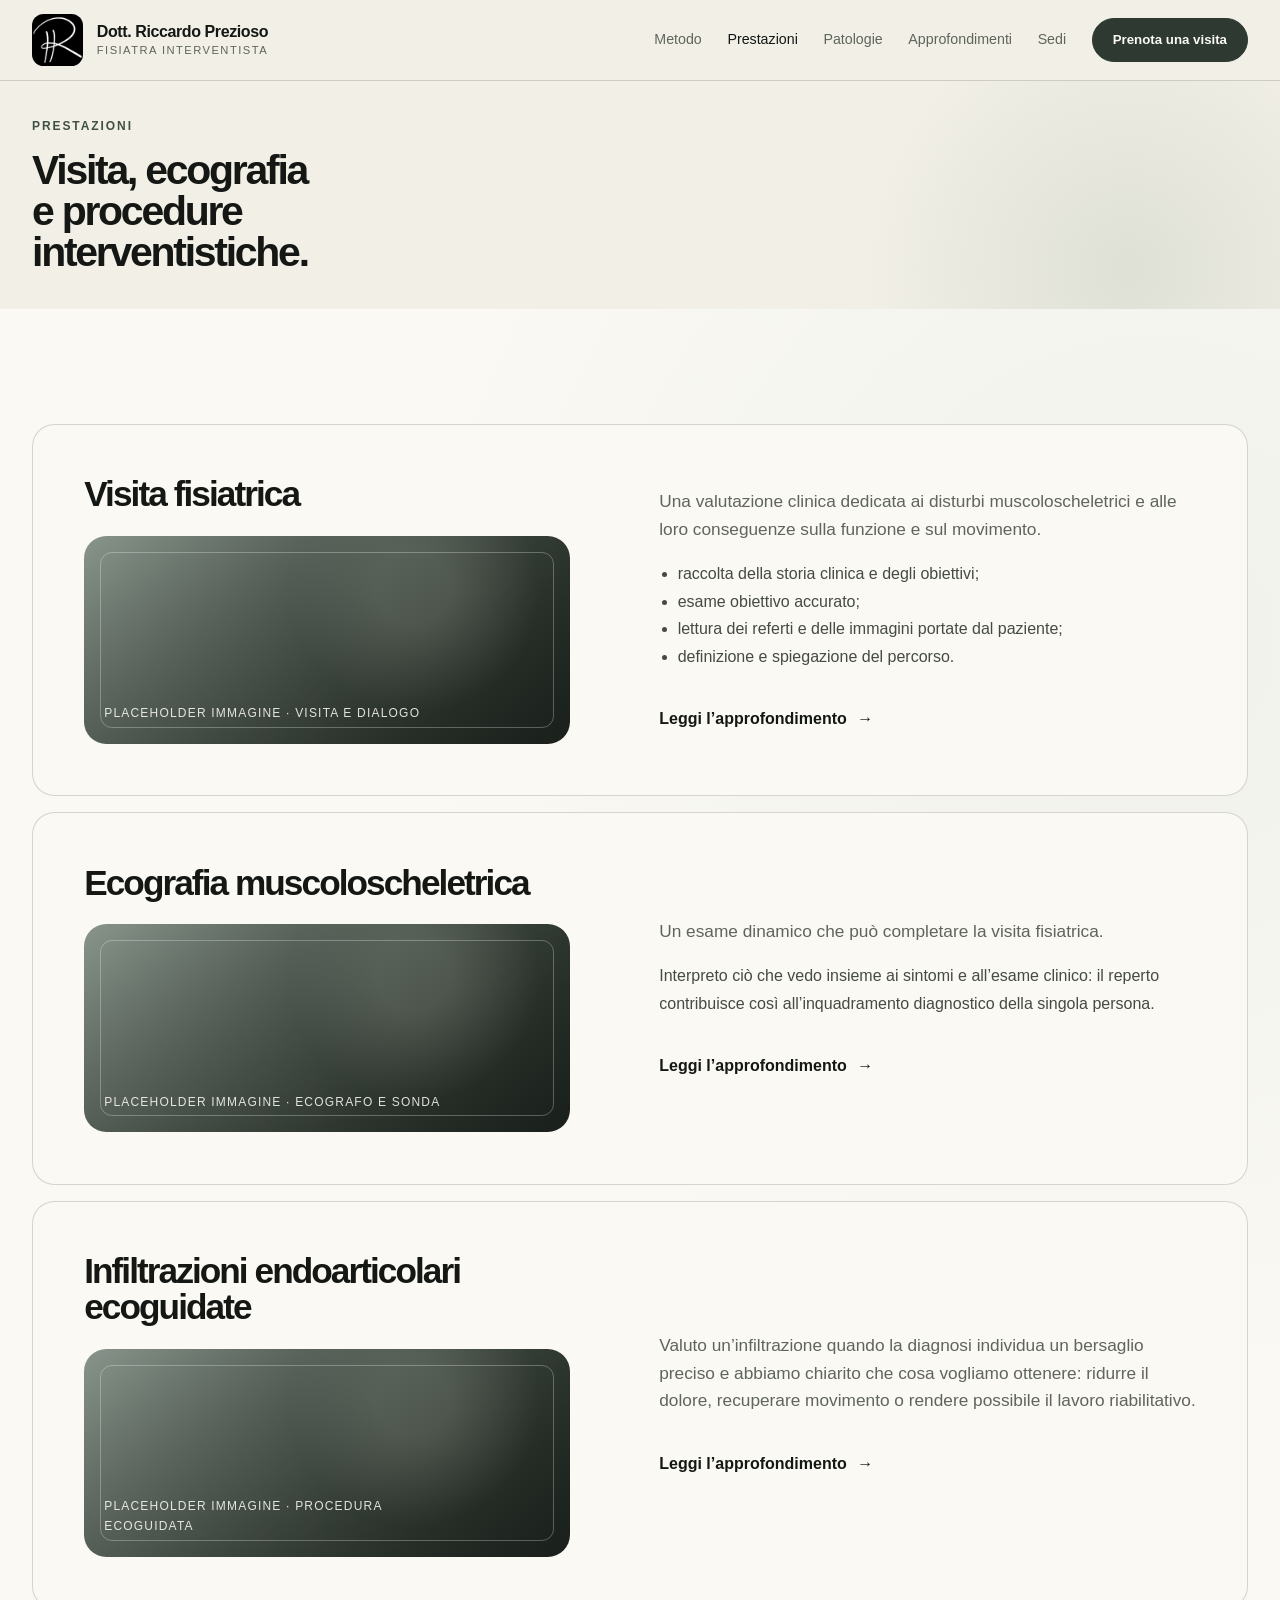
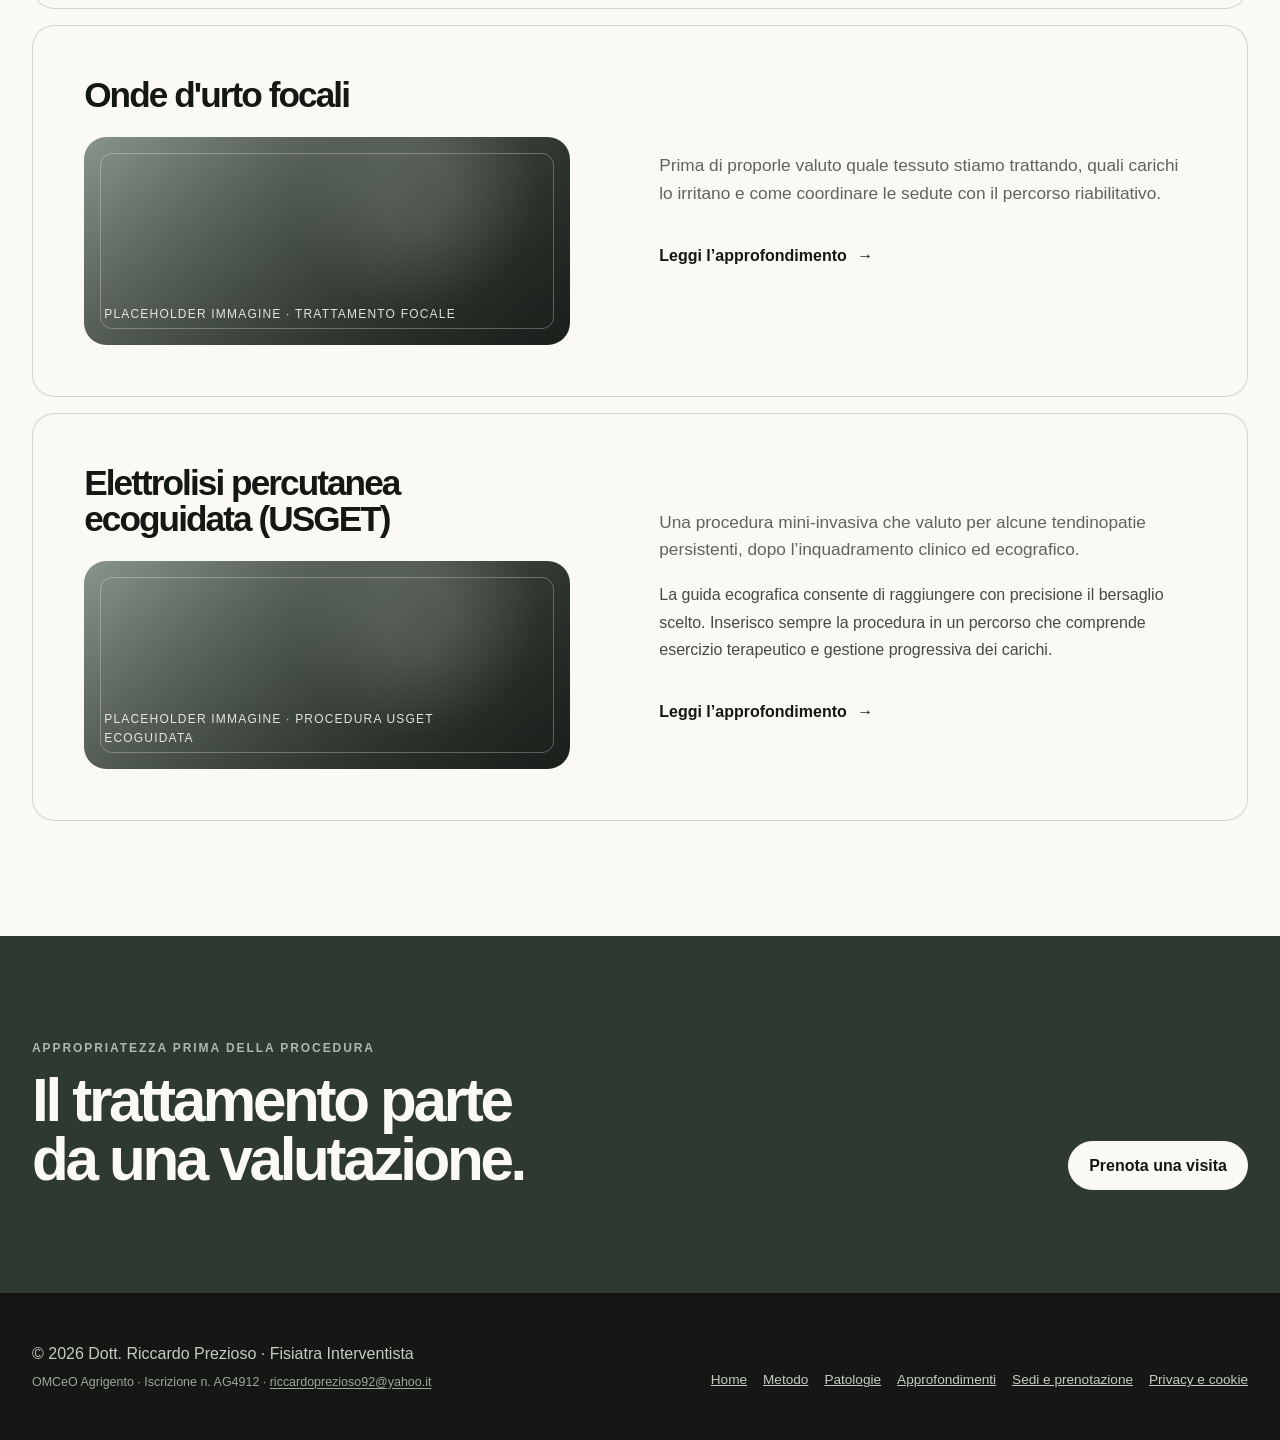
<file: prestazioni.html>
<!doctype html>
<html lang="it">
  <head>
    <meta charset="utf-8">
    <meta name="viewport" content="width=device-width, initial-scale=1">
    <meta name="description" content="Visita fisiatrica, ecografia muscoloscheletrica, infiltrazioni ecoguidate, onde d'urto focali ed elettrolisi percutanea USGET.">
    <meta name="author" content="Dott. Riccardo Prezioso">
    <link rel="canonical" href="https://www.riccardoprezioso.it/prestazioni.html">
    <title>Prestazioni — Dott. Riccardo Prezioso</title>
    <meta property="og:locale" content="it_IT">
    <meta property="og:type" content="website">
    <meta property="og:site_name" content="Dott. Riccardo Prezioso">
    <meta property="og:title" content="Prestazioni — Dott. Riccardo Prezioso">
    <meta property="og:description" content="Visita fisiatrica, ecografia muscoloscheletrica, infiltrazioni ecoguidate, onde d'urto focali ed elettrolisi percutanea USGET.">
    <meta property="og:url" content="https://www.riccardoprezioso.it/prestazioni.html">
    <meta property="og:image" content="https://www.riccardoprezioso.it/assets/images/social/riccardo-prezioso-social-1200x630.jpg">
    <meta property="og:image:secure_url" content="https://www.riccardoprezioso.it/assets/images/social/riccardo-prezioso-social-1200x630.jpg">
    <meta property="og:image:type" content="image/jpeg">
    <meta property="og:image:width" content="1200">
    <meta property="og:image:height" content="630">
    <meta property="og:image:alt" content="Dott. Riccardo Prezioso in camice bianco con il monogramma PR e la qualifica Fisiatra Interventista">
    <meta name="twitter:card" content="summary_large_image">
    <meta name="twitter:title" content="Prestazioni — Dott. Riccardo Prezioso">
    <meta name="twitter:description" content="Visita fisiatrica, ecografia muscoloscheletrica, infiltrazioni ecoguidate, onde d'urto focali ed elettrolisi percutanea USGET.">
    <meta name="twitter:image" content="https://www.riccardoprezioso.it/assets/images/social/riccardo-prezioso-social-1200x630.jpg">
    <meta name="twitter:image:alt" content="Dott. Riccardo Prezioso in camice bianco con il monogramma PR e la qualifica Fisiatra Interventista">
    <link rel="icon" href="favicon.ico" sizes="any">
    <link rel="icon" type="image/png" sizes="32x32" href="assets/images/favicon-32.png">
    <link rel="icon" type="image/png" sizes="192x192" href="assets/images/icon-192.png">
    <link rel="apple-touch-icon" href="assets/images/apple-touch-icon.png">
    <meta name="theme-color" content="#141713">
    <link rel="stylesheet" href="assets/css/styles.css?v=20261026-1">
    <script src="assets/js/main.js?v=20261026-1" defer></script>
  </head>
  <body>
    <a class="skip-link" href="#contenuto">Vai al contenuto</a>
    <header class="site-header"><div class="container header-inner"><a class="brand" href="index.html" aria-label="Dott. Riccardo Prezioso, home"><img class="brand-mark" src="assets/images/logo-riccardo-prezioso.jpg" alt="" width="512" height="512" aria-hidden="true"><span class="brand-copy"><strong>Dott. Riccardo Prezioso</strong><small>Fisiatra Interventista</small></span></a><div class="header-actions"><a class="button mobile-booking-button" href="sedi.html#prenota">Prenota una visita</a><button class="menu-toggle" type="button" aria-expanded="false" aria-controls="site-navigation"><span data-menu-toggle-text>Menu</span><span class="menu-toggle-icon" aria-hidden="true"><span></span><span></span></span></button></div><nav class="site-nav" id="site-navigation" aria-label="Navigazione principale" data-mobile-nav><a class="nav-home" data-nav-link href="index.html">Home</a><a data-nav-link href="metodo.html">Metodo</a><a data-nav-link href="prestazioni.html">Prestazioni</a><a data-nav-link href="patologie.html">Patologie</a><a data-nav-link href="approfondimenti.html">Approfondimenti</a><a data-nav-link href="sedi.html">Sedi</a><a class="button" href="sedi.html#prenota">Prenota una visita</a></nav></div></header>
    <main id="contenuto">
      <header class="page-hero page-hero-compact"><div class="container"><p class="eyebrow">Prestazioni</p><h1>Visita, ecografia e procedure interventistiche.</h1></div></header>
      <section class="section surface"><div class="container service-list">
        <article class="service-detail" id="visita"><div class="service-summary"><h2>Visita fisiatrica</h2><a class="service-photo-link" href="approfondimenti/visita-fisiatrica.html" aria-label="Leggi l'approfondimento sulla visita fisiatrica"><div class="photo-placeholder service-photo" role="img" aria-label="Placeholder per fotografia di una visita fisiatrica"><span>Placeholder immagine · visita e dialogo</span></div></a></div><div class="service-copy"><p class="lead">Una valutazione clinica dedicata ai disturbi muscoloscheletrici e alle loro conseguenze sulla funzione e sul movimento.</p><ul><li>raccolta della storia clinica e degli obiettivi;</li><li>esame obiettivo accurato;</li><li>lettura dei referti e delle immagini portate dal paziente;</li><li>definizione e spiegazione del percorso.</li></ul><a class="article-link" href="approfondimenti/visita-fisiatrica.html">Leggi l’approfondimento <span aria-hidden="true">→</span></a></div></article>
        <article class="service-detail" id="ecografia"><div class="service-summary"><h2>Ecografia muscolo&shy;scheletrica</h2><a class="service-photo-link" href="approfondimenti/ecografia-muscoloscheletrica.html" aria-label="Leggi l'approfondimento sull'ecografia muscoloscheletrica"><div class="photo-placeholder service-photo" role="img" aria-label="Placeholder per fotografia di un'ecografia muscoloscheletrica"><span>Placeholder immagine · ecografo e sonda</span></div></a></div><div class="service-copy"><p class="lead">Un esame dinamico che può completare la visita fisiatrica.</p><p>Interpreto ciò che vedo insieme ai sintomi e all’esame clinico: il reperto contribuisce così all’inquadramento diagnostico della singola persona.</p><a class="article-link" href="approfondimenti/ecografia-muscoloscheletrica.html">Leggi l’approfondimento <span aria-hidden="true">→</span></a></div></article>
        <article class="service-detail" id="infiltrazioni"><div class="service-summary"><h2>Infiltrazioni endoarticolari ecoguidate</h2><a class="service-photo-link" href="approfondimenti/infiltrazioni-ecoguidate.html" aria-label="Leggi l'approfondimento sulle infiltrazioni ecoguidate"><div class="photo-placeholder service-photo" role="img" aria-label="Placeholder per fotografia di una procedura infiltrativa ecoguidata"><span>Placeholder immagine · procedura ecoguidata</span></div></a></div><div class="service-copy"><p class="lead">Valuto un’infiltrazione quando la diagnosi individua un bersaglio preciso e abbiamo chiarito che cosa vogliamo ottenere: ridurre il dolore, recuperare movimento o rendere possibile il lavoro riabilitativo.</p><a class="article-link" href="approfondimenti/infiltrazioni-ecoguidate.html">Leggi l’approfondimento <span aria-hidden="true">→</span></a></div></article>
        <article class="service-detail" id="onde-urto"><div class="service-summary"><h2>Onde d'urto focali</h2><a class="service-photo-link" href="approfondimenti/onde-urto-focali.html" aria-label="Leggi l'approfondimento sulle onde d'urto focali"><div class="photo-placeholder service-photo" role="img" aria-label="Placeholder per fotografia di un trattamento con onde d'urto focali"><span>Placeholder immagine · trattamento focale</span></div></a></div><div class="service-copy"><p class="lead">Prima di proporle valuto quale tessuto stiamo trattando, quali carichi lo irritano e come coordinare le sedute con il percorso riabilitativo.</p><a class="article-link" href="approfondimenti/onde-urto-focali.html">Leggi l’approfondimento <span aria-hidden="true">→</span></a></div></article>
        <article class="service-detail" id="usget"><div class="service-summary"><h2>Elettrolisi percutanea ecoguidata (USGET)</h2><a class="service-photo-link" href="approfondimenti/usget.html" aria-label="Leggi l'approfondimento sull'elettrolisi percutanea ecoguidata"><div class="photo-placeholder service-photo" role="img" aria-label="Placeholder per fotografia di una procedura USGET"><span>Placeholder immagine · procedura USGET ecoguidata</span></div></a></div><div class="service-copy"><p class="lead">Una procedura mini-invasiva che valuto per alcune tendinopatie persistenti, dopo l’inquadramento clinico ed ecografico.</p><p>La guida ecografica consente di raggiungere con precisione il bersaglio scelto. Inserisco sempre la procedura in un percorso che comprende esercizio terapeutico e gestione progressiva dei carichi.</p><a class="article-link" href="approfondimenti/usget.html">Leggi l’approfondimento <span aria-hidden="true">→</span></a></div></article>
      </div></section>
      <section class="cta-band"><div class="container cta-inner"><div><p class="eyebrow">Appropriatezza prima della procedura</p><h2>Il trattamento parte da una valutazione.</h2></div><a class="button" href="sedi.html#prenota">Prenota una visita</a></div></section>
    </main>
    <footer class="site-footer"><div class="container footer-grid"><div class="footer-identity"><p>© 2026 Dott. Riccardo Prezioso · Fisiatra Interventista</p><p class="footer-meta">OMCeO Agrigento · Iscrizione n. AG4912 · <a href="mailto:riccardoprezioso92@yahoo.it">riccardoprezioso92@yahoo.it</a></p></div><nav class="footer-links" aria-label="Link nel piè di pagina"><a href="index.html">Home</a><a href="metodo.html">Metodo</a><a href="patologie.html">Patologie</a><a href="approfondimenti.html">Approfondimenti</a><a href="sedi.html">Sedi e prenotazione</a><a href="privacy.html">Privacy e cookie</a></nav></div></footer>
  </body>
</html>
</file>
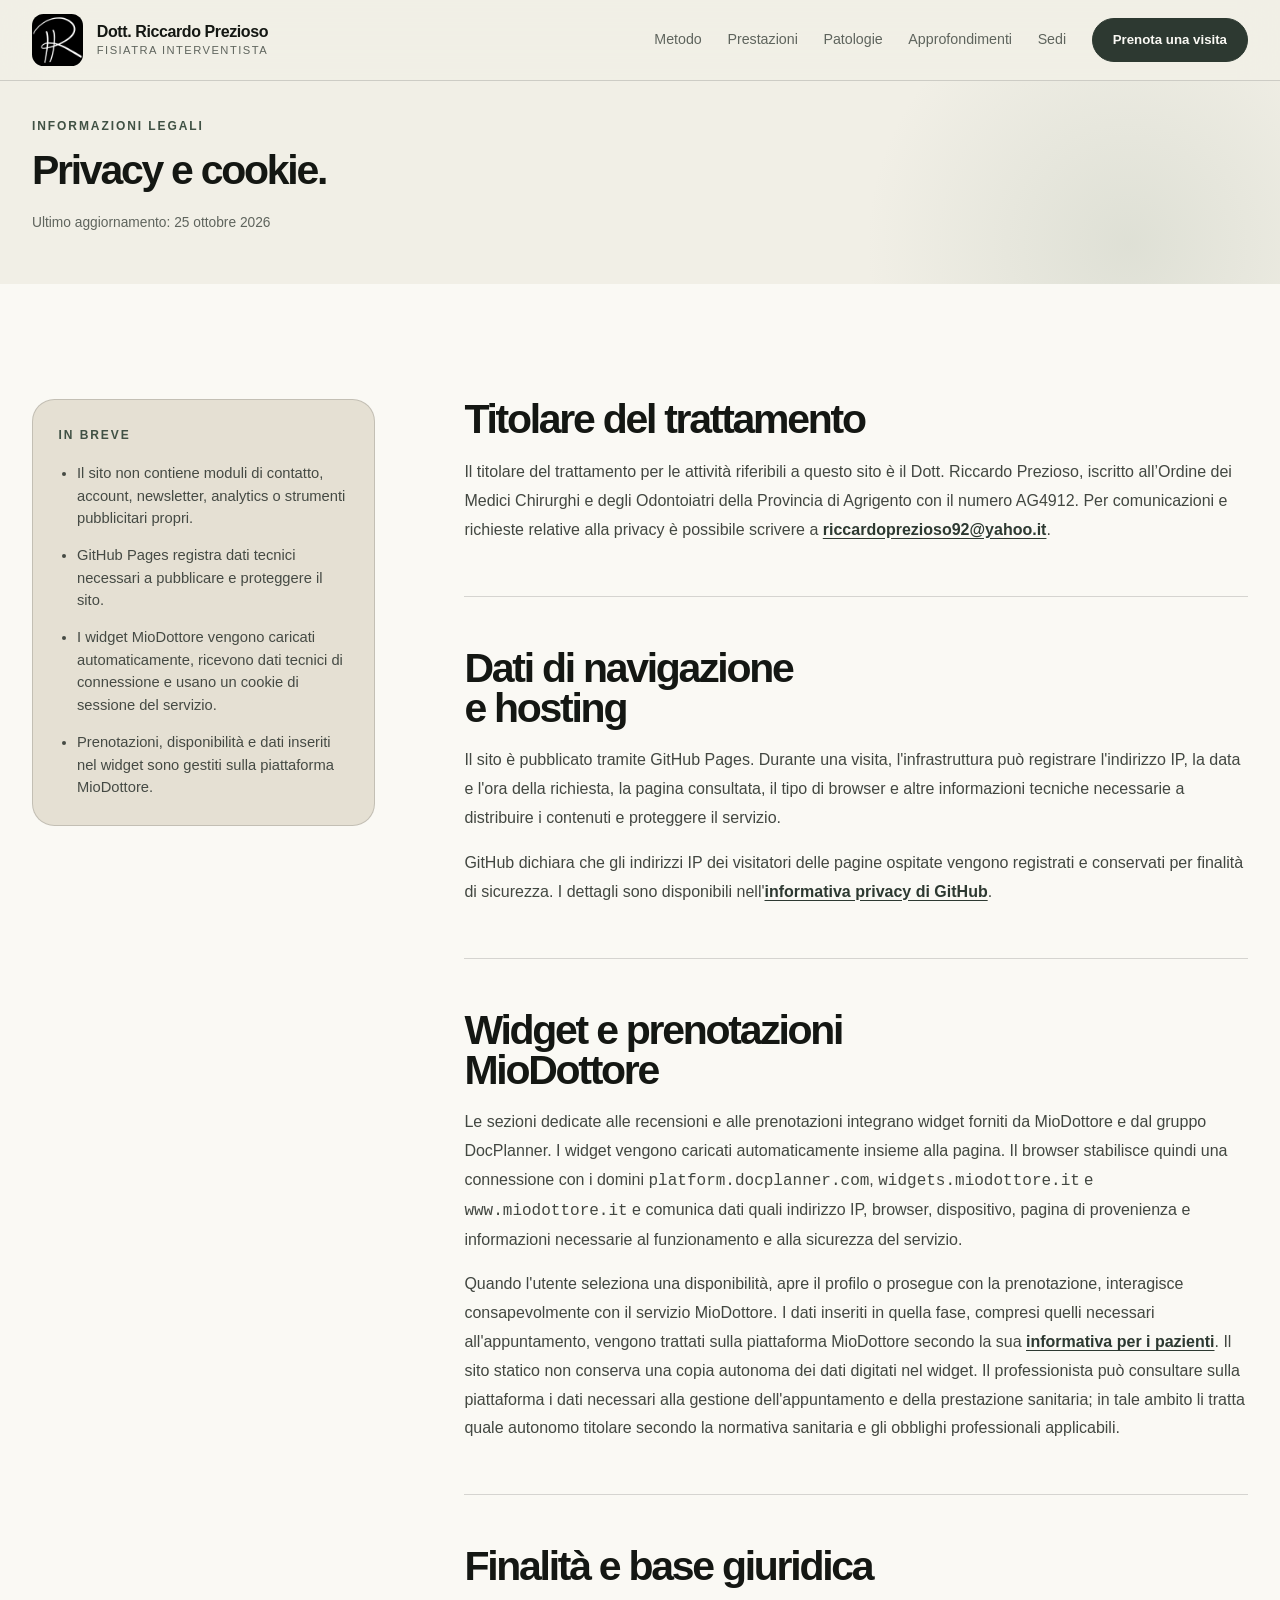
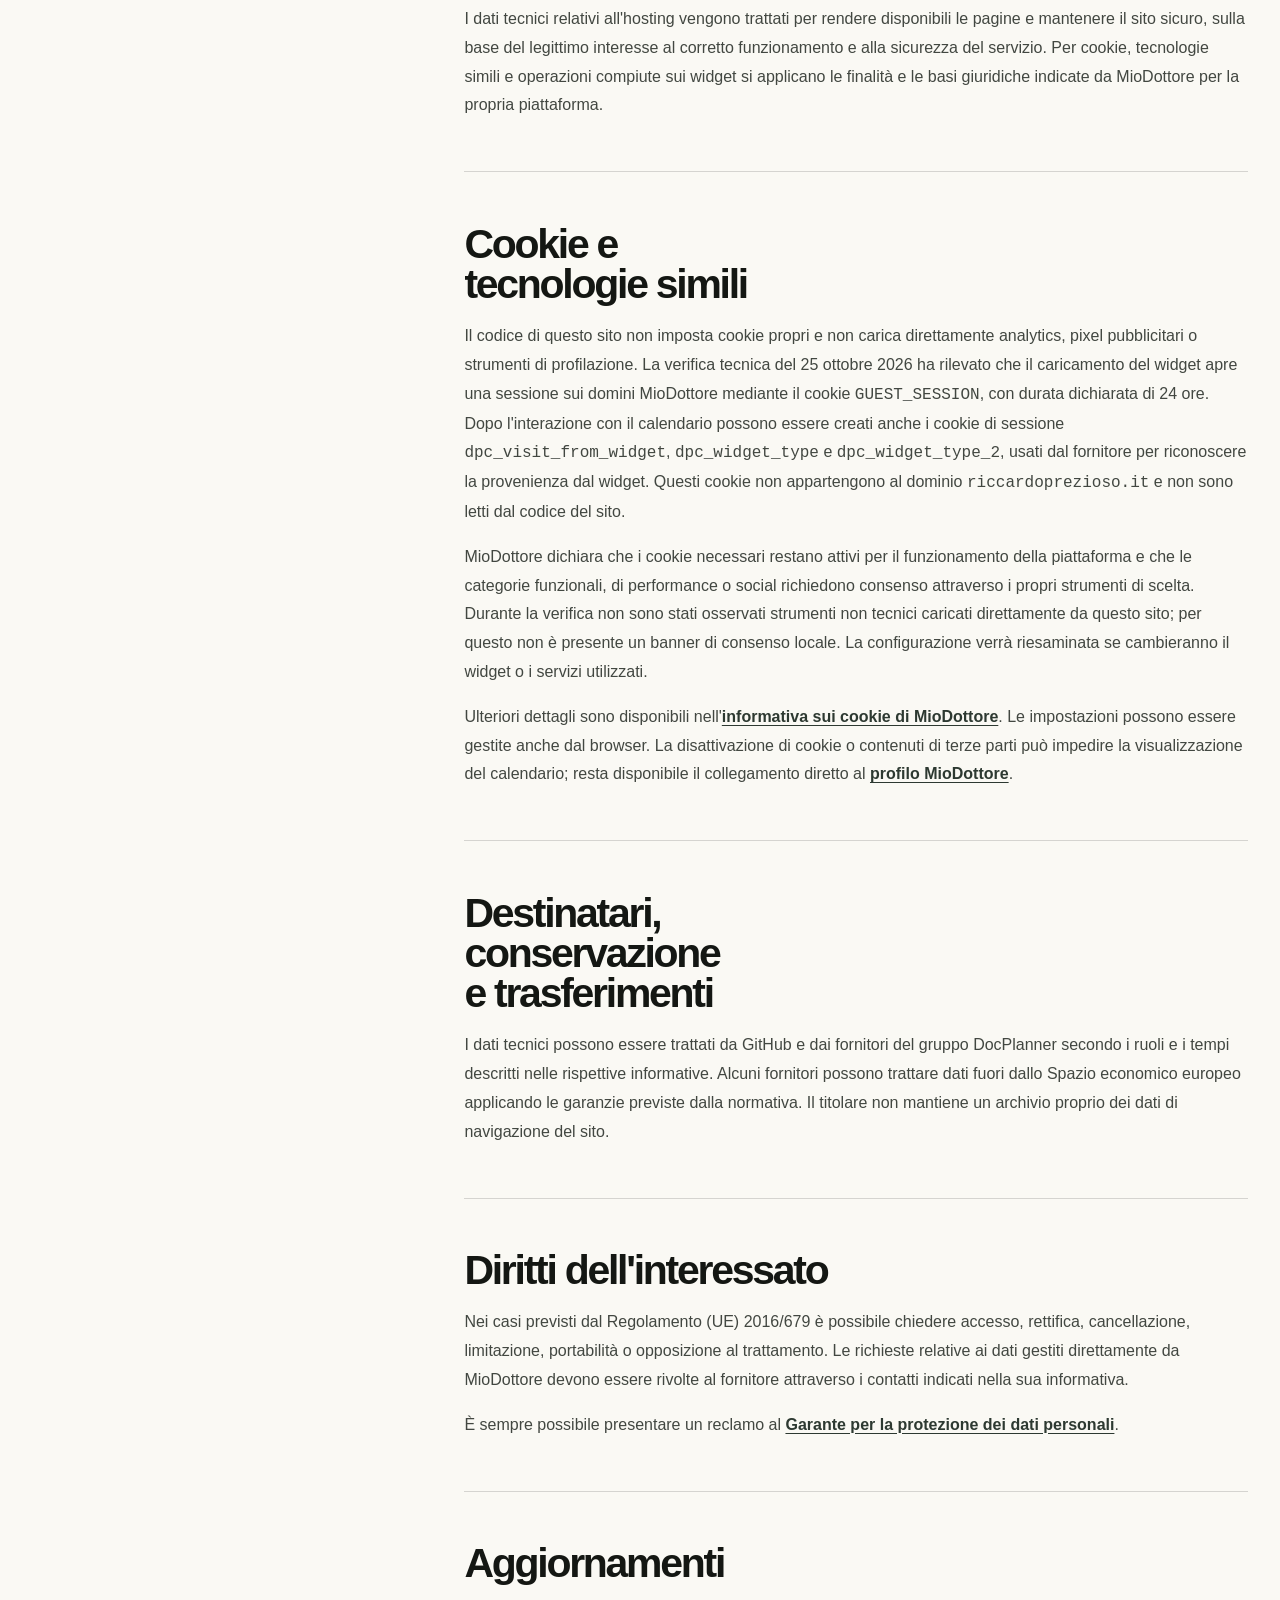
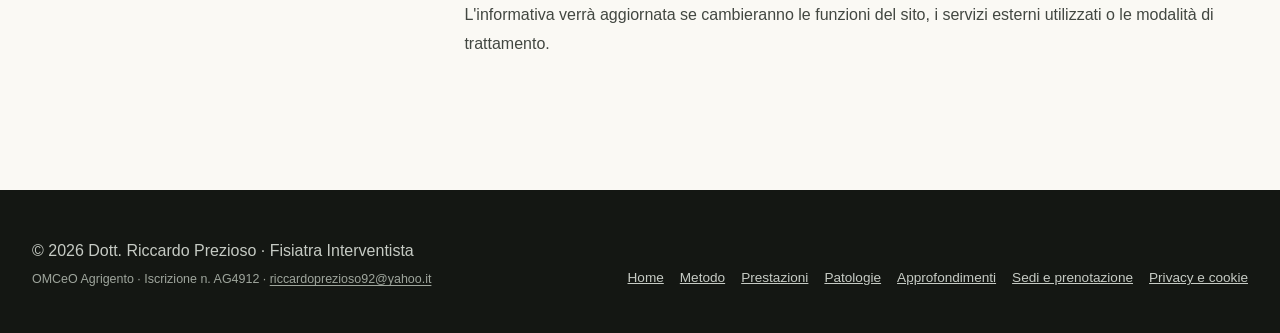
<file: privacy.html>
<!doctype html>
<html lang="it">
  <head>
    <meta charset="utf-8">
    <meta name="viewport" content="width=device-width, initial-scale=1">
    <meta name="robots" content="noindex, follow">
    <meta name="description" content="Informativa privacy e cookie del sito del Dott. Riccardo Prezioso.">
    <meta name="author" content="Dott. Riccardo Prezioso">
    <link rel="canonical" href="https://www.riccardoprezioso.it/privacy.html">
    <title>Privacy e cookie — Dott. Riccardo Prezioso</title>
    <meta property="og:locale" content="it_IT">
    <meta property="og:type" content="website">
    <meta property="og:site_name" content="Dott. Riccardo Prezioso">
    <meta property="og:title" content="Privacy e cookie — Dott. Riccardo Prezioso">
    <meta property="og:description" content="Informativa privacy e cookie del sito del Dott. Riccardo Prezioso.">
    <meta property="og:url" content="https://www.riccardoprezioso.it/privacy.html">
    <meta property="og:image" content="https://www.riccardoprezioso.it/assets/images/social/riccardo-prezioso-social-1200x630.jpg">
    <meta property="og:image:secure_url" content="https://www.riccardoprezioso.it/assets/images/social/riccardo-prezioso-social-1200x630.jpg">
    <meta property="og:image:type" content="image/jpeg">
    <meta property="og:image:width" content="1200">
    <meta property="og:image:height" content="630">
    <meta property="og:image:alt" content="Dott. Riccardo Prezioso in camice bianco con il monogramma PR e la qualifica Fisiatra Interventista">
    <meta name="twitter:card" content="summary_large_image">
    <meta name="twitter:title" content="Privacy e cookie — Dott. Riccardo Prezioso">
    <meta name="twitter:description" content="Informativa privacy e cookie del sito del Dott. Riccardo Prezioso.">
    <meta name="twitter:image" content="https://www.riccardoprezioso.it/assets/images/social/riccardo-prezioso-social-1200x630.jpg">
    <meta name="twitter:image:alt" content="Dott. Riccardo Prezioso in camice bianco con il monogramma PR e la qualifica Fisiatra Interventista">
    <link rel="icon" href="favicon.ico" sizes="any">
    <link rel="icon" type="image/png" sizes="32x32" href="assets/images/favicon-32.png">
    <link rel="icon" type="image/png" sizes="192x192" href="assets/images/icon-192.png">
    <link rel="apple-touch-icon" href="assets/images/apple-touch-icon.png">
    <meta name="theme-color" content="#141713">
    <link rel="stylesheet" href="assets/css/styles.css?v=20261026-1">
    <script src="assets/js/main.js?v=20261026-1" defer></script>
  </head>
  <body>
    <a class="skip-link" href="#contenuto">Vai al contenuto</a>
    <header class="site-header"><div class="container header-inner"><a class="brand" href="index.html" aria-label="Dott. Riccardo Prezioso, home"><img class="brand-mark" src="assets/images/logo-riccardo-prezioso.jpg" alt="" width="512" height="512" aria-hidden="true"><span class="brand-copy"><strong>Dott. Riccardo Prezioso</strong><small>Fisiatra Interventista</small></span></a><div class="header-actions"><a class="button mobile-booking-button" href="sedi.html#prenota">Prenota una visita</a><button class="menu-toggle" type="button" aria-expanded="false" aria-controls="site-navigation"><span data-menu-toggle-text>Menu</span><span class="menu-toggle-icon" aria-hidden="true"><span></span><span></span></span></button></div><nav class="site-nav" id="site-navigation" aria-label="Navigazione principale" data-mobile-nav><a class="nav-home" data-nav-link href="index.html">Home</a><a data-nav-link href="metodo.html">Metodo</a><a data-nav-link href="prestazioni.html">Prestazioni</a><a data-nav-link href="patologie.html">Patologie</a><a data-nav-link href="approfondimenti.html">Approfondimenti</a><a data-nav-link href="sedi.html">Sedi</a><a class="button" href="sedi.html#prenota">Prenota una visita</a></nav></div></header>

    <main id="contenuto">
      <header class="page-hero page-hero-compact privacy-hero">
        <div class="container">
          <p class="eyebrow">Informazioni legali</p>
          <h1>Privacy e cookie.</h1>
          <p class="privacy-updated">Ultimo aggiornamento: 25 ottobre 2026</p>
        </div>
      </header>

      <section class="section surface">
        <div class="container privacy-layout">
          <aside class="privacy-summary" aria-label="Sintesi dell'informativa">
            <p class="eyebrow">In breve</p>
            <ul>
              <li>Il sito non contiene moduli di contatto, account, newsletter, analytics o strumenti pubblicitari propri.</li>
              <li>GitHub Pages registra dati tecnici necessari a pubblicare e proteggere il sito.</li>
              <li>I widget MioDottore vengono caricati automaticamente, ricevono dati tecnici di connessione e usano un cookie di sessione del servizio.</li>
              <li>Prenotazioni, disponibilità e dati inseriti nel widget sono gestiti sulla piattaforma MioDottore.</li>
            </ul>
          </aside>

          <div class="privacy-copy">
            <section aria-labelledby="titolare">
              <h2 id="titolare">Titolare del trattamento</h2>
              <p>Il titolare del trattamento per le attività riferibili a questo sito è il Dott. Riccardo Prezioso, iscritto all’Ordine dei Medici Chirurghi e degli Odontoiatri della Provincia di Agrigento con il numero AG4912. Per comunicazioni e richieste relative alla privacy è possibile scrivere a <a href="mailto:riccardoprezioso92@yahoo.it">riccardoprezioso92@yahoo.it</a>.</p>
            </section>

            <section aria-labelledby="dati-navigazione">
              <h2 id="dati-navigazione">Dati di navigazione e hosting</h2>
              <p>Il sito è pubblicato tramite GitHub Pages. Durante una visita, l'infrastruttura può registrare l'indirizzo IP, la data e l'ora della richiesta, la pagina consultata, il tipo di browser e altre informazioni tecniche necessarie a distribuire i contenuti e proteggere il servizio.</p>
              <p>GitHub dichiara che gli indirizzi IP dei visitatori delle pagine ospitate vengono registrati e conservati per finalità di sicurezza. I dettagli sono disponibili nell'<a href="https://docs.github.com/en/site-policy/privacy-policies/github-general-privacy-statement" rel="external">informativa privacy di GitHub</a>.</p>
            </section>

            <section aria-labelledby="miodottore">
              <h2 id="miodottore">Widget e prenotazioni MioDottore</h2>
              <p>Le sezioni dedicate alle recensioni e alle prenotazioni integrano widget forniti da MioDottore e dal gruppo DocPlanner. I widget vengono caricati automaticamente insieme alla pagina. Il browser stabilisce quindi una connessione con i domini <code>platform.docplanner.com</code>, <code>widgets.miodottore.it</code> e <code>www.miodottore.it</code> e comunica dati quali indirizzo IP, browser, dispositivo, pagina di provenienza e informazioni necessarie al funzionamento e alla sicurezza del servizio.</p>
              <p>Quando l'utente seleziona una disponibilità, apre il profilo o prosegue con la prenotazione, interagisce consapevolmente con il servizio MioDottore. I dati inseriti in quella fase, compresi quelli necessari all'appuntamento, vengono trattati sulla piattaforma MioDottore secondo la sua <a href="https://www.miodottore.it/informativa-sulla-privacy-dei-pazienti" rel="nofollow external">informativa per i pazienti</a>. Il sito statico non conserva una copia autonoma dei dati digitati nel widget. Il professionista può consultare sulla piattaforma i dati necessari alla gestione dell'appuntamento e della prestazione sanitaria; in tale ambito li tratta quale autonomo titolare secondo la normativa sanitaria e gli obblighi professionali applicabili.</p>
            </section>

            <section aria-labelledby="finalita">
              <h2 id="finalita">Finalità e base giuridica</h2>
              <p>I dati tecnici relativi all'hosting vengono trattati per rendere disponibili le pagine e mantenere il sito sicuro, sulla base del legittimo interesse al corretto funzionamento e alla sicurezza del servizio. Per cookie, tecnologie simili e operazioni compiute sui widget si applicano le finalità e le basi giuridiche indicate da MioDottore per la propria piattaforma.</p>
            </section>

            <section aria-labelledby="cookie">
              <h2 id="cookie">Cookie e tecnologie simili</h2>
              <p>Il codice di questo sito non imposta cookie propri e non carica direttamente analytics, pixel pubblicitari o strumenti di profilazione. La verifica tecnica del 25 ottobre 2026 ha rilevato che il caricamento del widget apre una sessione sui domini MioDottore mediante il cookie <code>GUEST_SESSION</code>, con durata dichiarata di 24 ore. Dopo l'interazione con il calendario possono essere creati anche i cookie di sessione <code>dpc_visit_from_widget</code>, <code>dpc_widget_type</code> e <code>dpc_widget_type_2</code>, usati dal fornitore per riconoscere la provenienza dal widget. Questi cookie non appartengono al dominio <code>riccardoprezioso.it</code> e non sono letti dal codice del sito.</p>
              <p>MioDottore dichiara che i cookie necessari restano attivi per il funzionamento della piattaforma e che le categorie funzionali, di performance o social richiedono consenso attraverso i propri strumenti di scelta. Durante la verifica non sono stati osservati strumenti non tecnici caricati direttamente da questo sito; per questo non è presente un banner di consenso locale. La configurazione verrà riesaminata se cambieranno il widget o i servizi utilizzati.</p>
              <p>Ulteriori dettagli sono disponibili nell'<a href="https://www.miodottore.it/informativa-sui-cookie" rel="nofollow external">informativa sui cookie di MioDottore</a>. Le impostazioni possono essere gestite anche dal browser. La disattivazione di cookie o contenuti di terze parti può impedire la visualizzazione del calendario; resta disponibile il collegamento diretto al <a href="https://www.miodottore.it/profilo/riccardo-prezioso" rel="nofollow external">profilo MioDottore</a>.</p>
            </section>

            <section aria-labelledby="destinatari">
              <h2 id="destinatari">Destinatari, conservazione e trasferimenti</h2>
              <p>I dati tecnici possono essere trattati da GitHub e dai fornitori del gruppo DocPlanner secondo i ruoli e i tempi descritti nelle rispettive informative. Alcuni fornitori possono trattare dati fuori dallo Spazio economico europeo applicando le garanzie previste dalla normativa. Il titolare non mantiene un archivio proprio dei dati di navigazione del sito.</p>
            </section>

            <section aria-labelledby="diritti">
              <h2 id="diritti">Diritti dell'interessato</h2>
              <p>Nei casi previsti dal Regolamento (UE) 2016/679 è possibile chiedere accesso, rettifica, cancellazione, limitazione, portabilità o opposizione al trattamento. Le richieste relative ai dati gestiti direttamente da MioDottore devono essere rivolte al fornitore attraverso i contatti indicati nella sua informativa.</p>
              <p>È sempre possibile presentare un reclamo al <a href="https://www.garanteprivacy.it/" rel="external">Garante per la protezione dei dati personali</a>.</p>
            </section>

            <section aria-labelledby="modifiche">
              <h2 id="modifiche">Aggiornamenti</h2>
              <p>L'informativa verrà aggiornata se cambieranno le funzioni del sito, i servizi esterni utilizzati o le modalità di trattamento.</p>
            </section>
          </div>
        </div>
      </section>
    </main>

    <footer class="site-footer"><div class="container footer-grid"><div class="footer-identity"><p>© 2026 Dott. Riccardo Prezioso · Fisiatra Interventista</p><p class="footer-meta">OMCeO Agrigento · Iscrizione n. AG4912 · <a href="mailto:riccardoprezioso92@yahoo.it">riccardoprezioso92@yahoo.it</a></p></div><nav class="footer-links" aria-label="Link nel piè di pagina"><a href="index.html">Home</a><a href="metodo.html">Metodo</a><a href="prestazioni.html">Prestazioni</a><a href="patologie.html">Patologie</a><a href="approfondimenti.html">Approfondimenti</a><a href="sedi.html">Sedi e prenotazione</a><a href="privacy.html" aria-current="page">Privacy e cookie</a></nav></div></footer>
  </body>
</html>
</file>
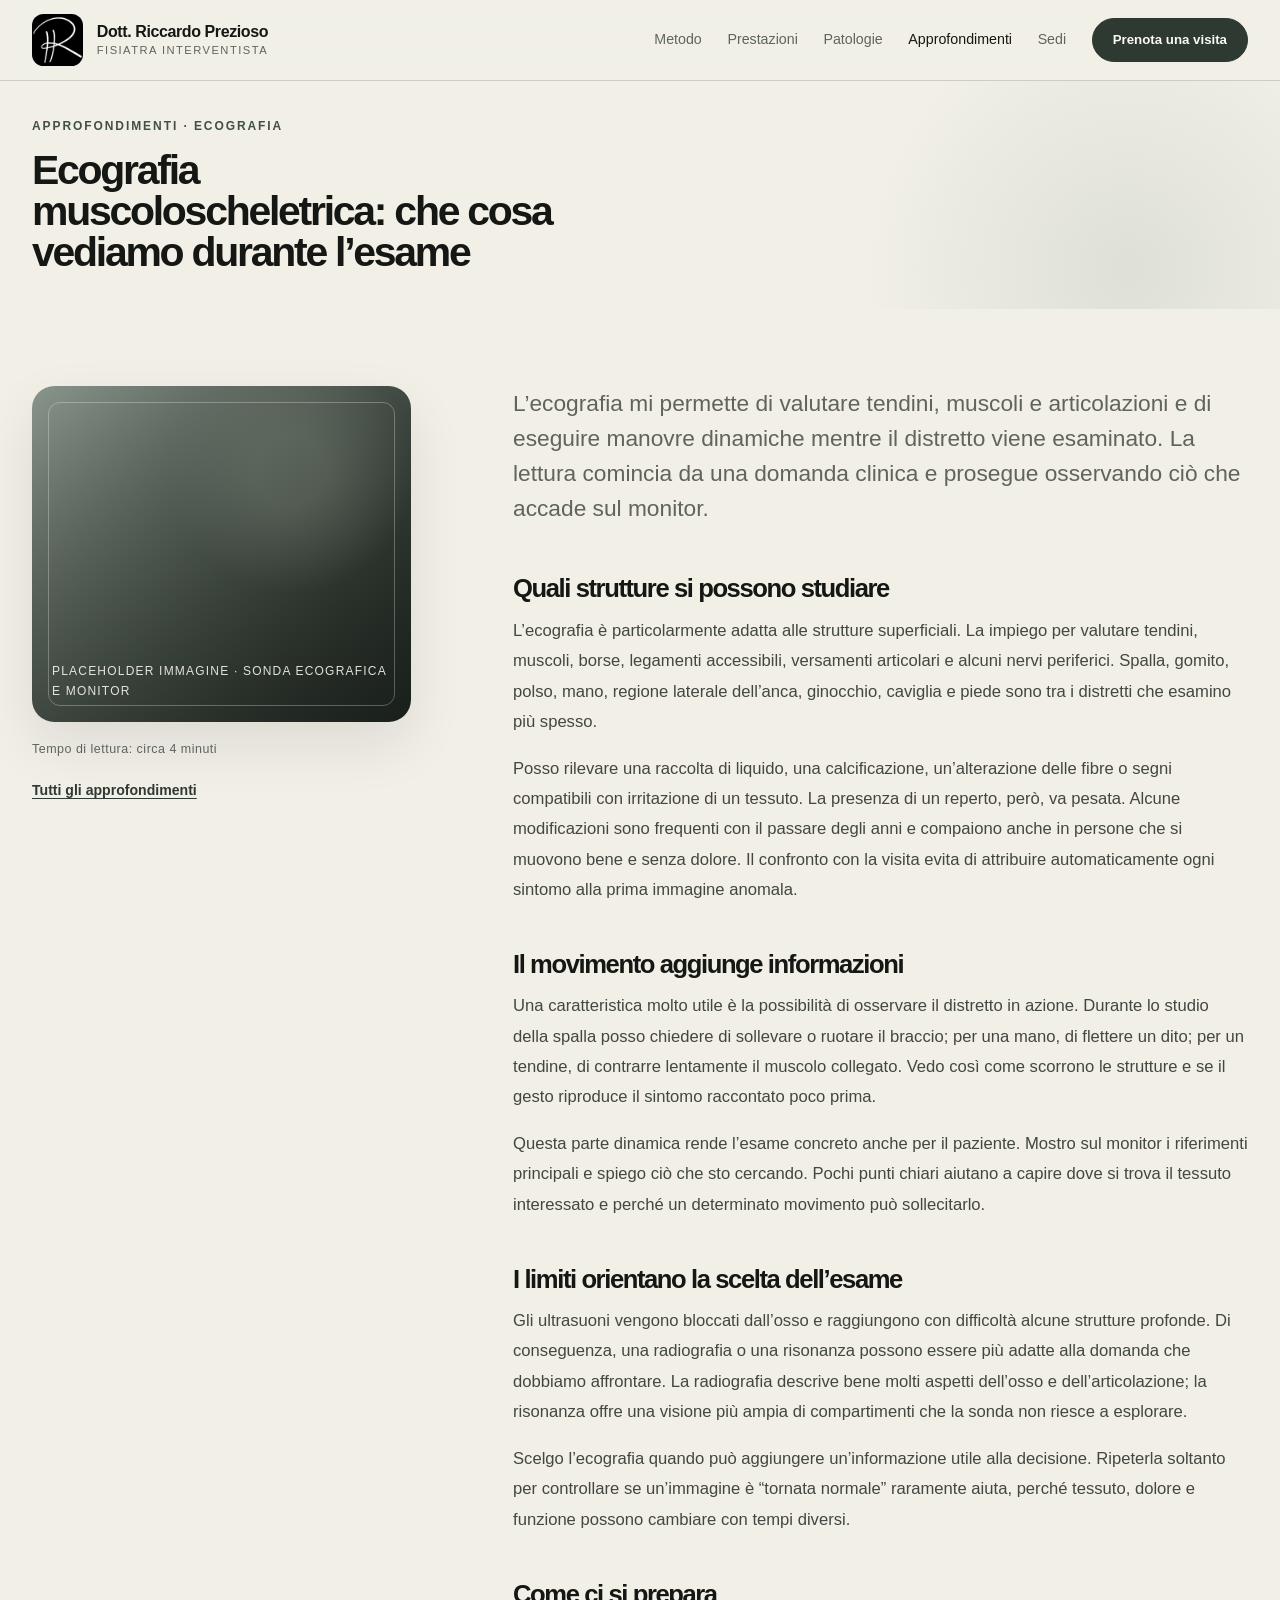
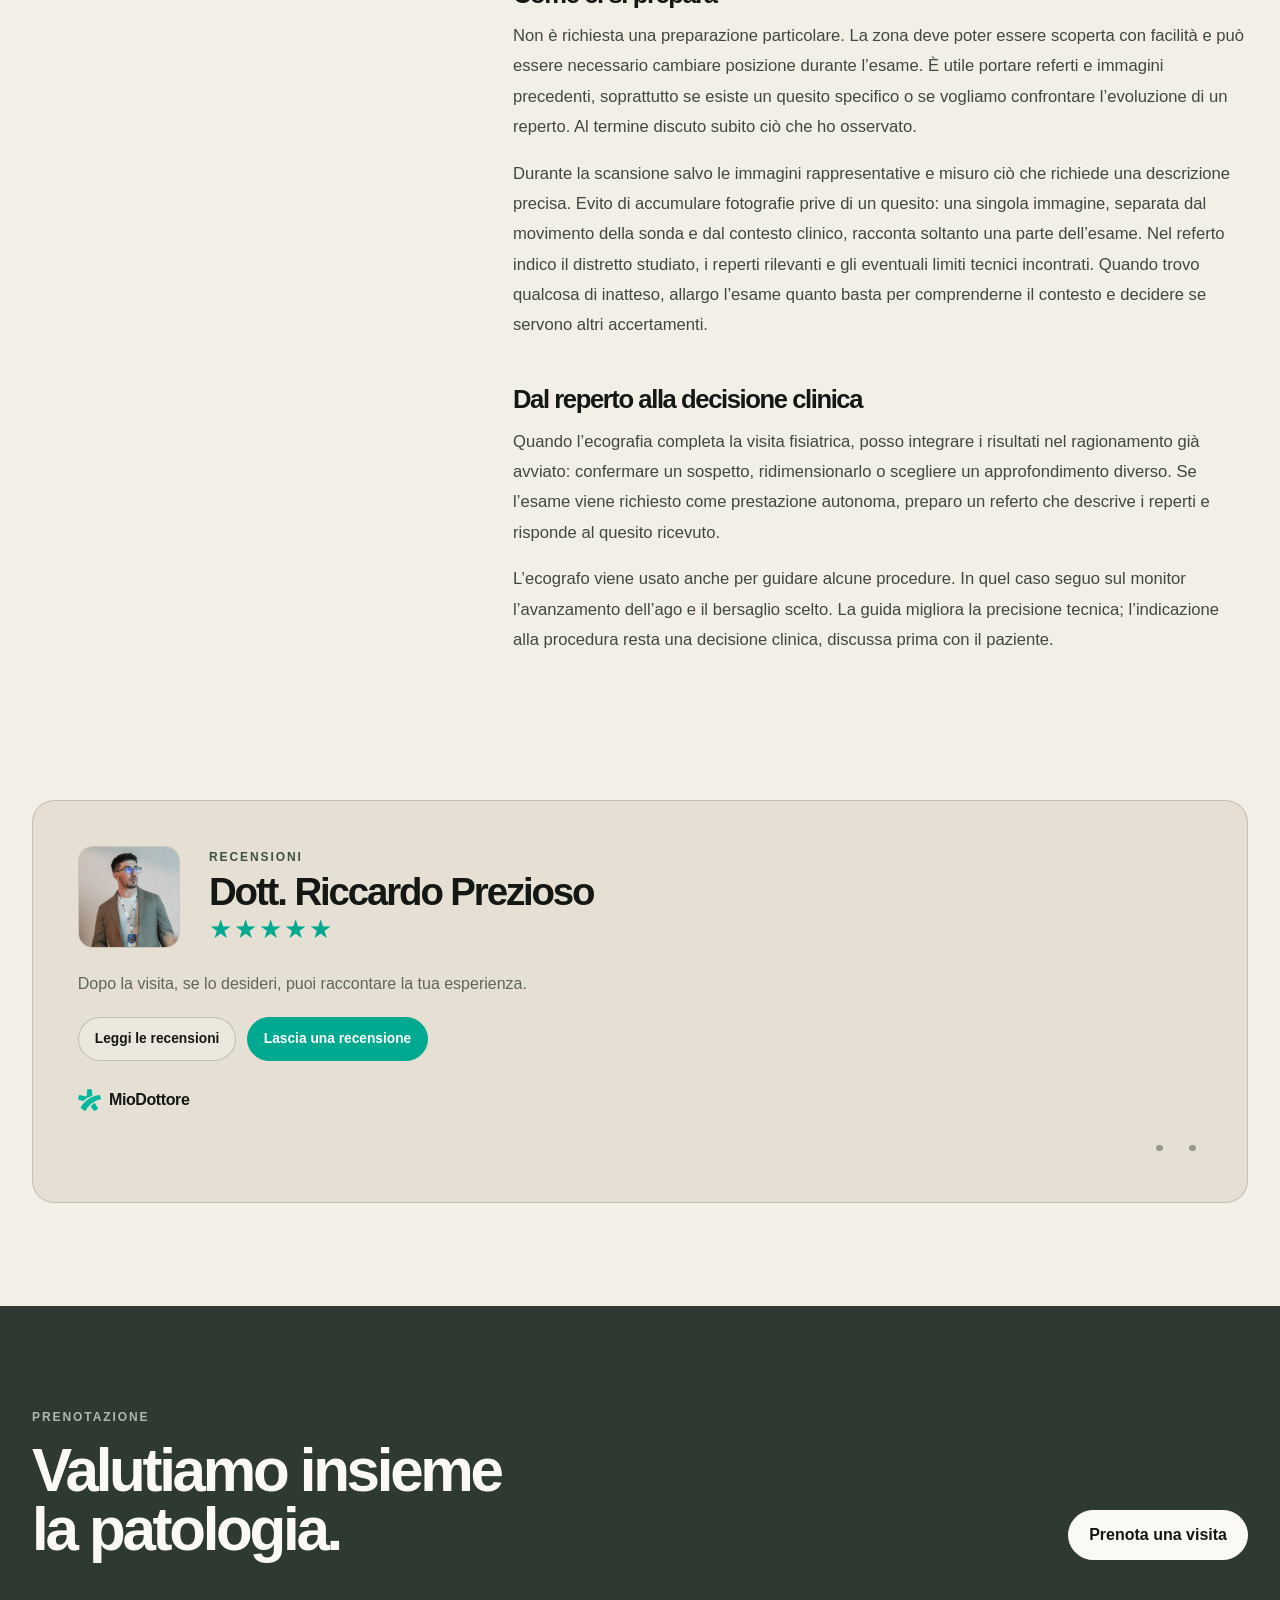
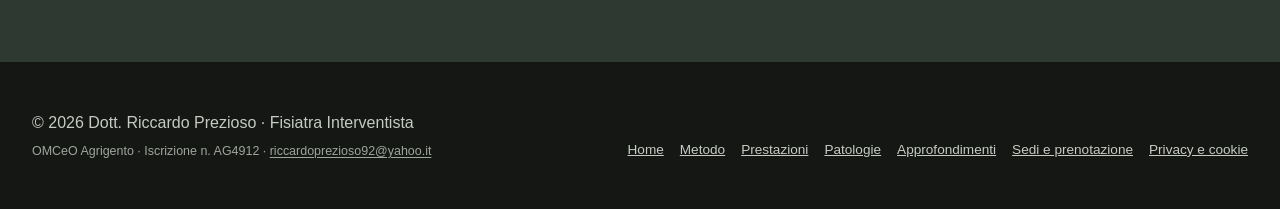
<file: approfondimenti/ecografia-muscoloscheletrica.html>
<!doctype html>
<html lang="it">
  <head>
    <meta charset="utf-8"><meta name="viewport" content="width=device-width, initial-scale=1">
    <meta name="description" content="Ecografia muscoloscheletrica: strutture valutabili, esame dinamico, limiti e integrazione con la visita fisiatrica."><meta name="author" content="Dott. Riccardo Prezioso">
    <link rel="canonical" href="https://www.riccardoprezioso.it/approfondimenti/ecografia-muscoloscheletrica.html"><title>Ecografia muscoloscheletrica — Dott. Riccardo Prezioso</title>
    <meta property="og:locale" content="it_IT"><meta property="og:type" content="article"><meta property="og:site_name" content="Dott. Riccardo Prezioso"><meta property="og:title" content="Ecografia muscoloscheletrica: che cosa vediamo durante l’esame"><meta property="og:description" content="Strutture valutabili, esame dinamico, limiti e integrazione con la visita fisiatrica."><meta property="og:url" content="https://www.riccardoprezioso.it/approfondimenti/ecografia-muscoloscheletrica.html"><meta property="og:image" content="https://www.riccardoprezioso.it/assets/images/social/riccardo-prezioso-social-1200x630.jpg"><meta property="og:image:width" content="1200"><meta property="og:image:height" content="630"><meta property="og:image:alt" content="Dott. Riccardo Prezioso, Fisiatra Interventista">
    <meta name="twitter:card" content="summary_large_image"><meta name="twitter:title" content="Ecografia muscoloscheletrica"><meta name="twitter:description" content="Strutture valutabili, esame dinamico, limiti e integrazione con la visita fisiatrica."><meta name="twitter:image" content="https://www.riccardoprezioso.it/assets/images/social/riccardo-prezioso-social-1200x630.jpg">
    <link rel="icon" href="../favicon.ico" sizes="any"><link rel="icon" type="image/png" sizes="32x32" href="../assets/images/favicon-32.png"><link rel="icon" type="image/png" sizes="192x192" href="../assets/images/icon-192.png"><link rel="apple-touch-icon" href="../assets/images/apple-touch-icon.png"><meta name="theme-color" content="#141713"><link rel="stylesheet" href="../assets/css/styles.css?v=20261026-1"><script src="../assets/js/main.js?v=20261026-1" defer></script>
  </head>
  <body>
    <a class="skip-link" href="#contenuto">Vai al contenuto</a>
    <header class="site-header"><div class="container header-inner"><a class="brand" href="../index.html" aria-label="Dott. Riccardo Prezioso, home"><img class="brand-mark" src="../assets/images/logo-riccardo-prezioso.jpg" alt="" width="512" height="512" aria-hidden="true"><span class="brand-copy"><strong>Dott. Riccardo Prezioso</strong><small>Fisiatra Interventista</small></span></a><div class="header-actions"><a class="button mobile-booking-button" href="../sedi.html#prenota">Prenota una visita</a><button class="menu-toggle" type="button" aria-expanded="false" aria-controls="site-navigation"><span data-menu-toggle-text>Menu</span><span class="menu-toggle-icon" aria-hidden="true"><span></span><span></span></span></button></div><nav class="site-nav" id="site-navigation" aria-label="Navigazione principale" data-mobile-nav><a class="nav-home" data-nav-link href="../index.html">Home</a><a data-nav-link href="../metodo.html">Metodo</a><a data-nav-link href="../prestazioni.html">Prestazioni</a><a data-nav-link href="../patologie.html">Patologie</a><a data-nav-link href="../approfondimenti.html" aria-current="page">Approfondimenti</a><a data-nav-link href="../sedi.html">Sedi</a><a class="button" href="../sedi.html#prenota">Prenota una visita</a></nav></div></header>
    <main id="contenuto">
      <header class="page-hero page-hero-compact article-page-hero"><div class="container"><p class="eyebrow">Approfondimenti · Ecografia</p><h1>Ecografia muscoloscheletrica: che cosa vediamo durante l’esame</h1></div></header>
      <article class="article-section article-single"><div class="container article-layout">
        <aside class="article-aside"><div class="photo-placeholder article-visual" role="img" aria-label="Placeholder per fotografia di un esame ecografico muscoloscheletrico"><span>Placeholder immagine · sonda ecografica e monitor</span></div><p class="article-meta">Tempo di lettura: circa 4 minuti</p><a class="article-back-link" href="../approfondimenti.html">Tutti gli approfondimenti</a></aside>
        <div class="article-copy">
          <p class="article-deck">L’ecografia mi permette di valutare tendini, muscoli e articolazioni e di eseguire manovre dinamiche mentre il distretto viene esaminato. La lettura comincia da una domanda clinica e prosegue osservando ciò che accade sul monitor.</p>
          <h2>Quali strutture si possono studiare</h2>
          <p>L’ecografia è particolarmente adatta alle strutture superficiali. La impiego per valutare tendini, muscoli, borse, legamenti accessibili, versamenti articolari e alcuni nervi periferici. Spalla, gomito, polso, mano, regione laterale dell’anca, ginocchio, caviglia e piede sono tra i distretti che esamino più spesso.</p>
          <p>Posso rilevare una raccolta di liquido, una calcificazione, un’alterazione delle fibre o segni compatibili con irritazione di un tessuto. La presenza di un reperto, però, va pesata. Alcune modificazioni sono frequenti con il passare degli anni e compaiono anche in persone che si muovono bene e senza dolore. Il confronto con la visita evita di attribuire automaticamente ogni sintomo alla prima immagine anomala.</p>
          <h2>Il movimento aggiunge informazioni</h2>
          <p>Una caratteristica molto utile è la possibilità di osservare il distretto in azione. Durante lo studio della spalla posso chiedere di sollevare o ruotare il braccio; per una mano, di flettere un dito; per un tendine, di contrarre lentamente il muscolo collegato. Vedo così come scorrono le strutture e se il gesto riproduce il sintomo raccontato poco prima.</p>
          <p>Questa parte dinamica rende l’esame concreto anche per il paziente. Mostro sul monitor i riferimenti principali e spiego ciò che sto cercando. Pochi punti chiari aiutano a capire dove si trova il tessuto interessato e perché un determinato movimento può sollecitarlo.</p>
          <h2>I limiti orientano la scelta dell’esame</h2>
          <p>Gli ultrasuoni vengono bloccati dall’osso e raggiungono con difficoltà alcune strutture profonde. Di conseguenza, una radiografia o una risonanza possono essere più adatte alla domanda che dobbiamo affrontare. La radiografia descrive bene molti aspetti dell’osso e dell’articolazione; la risonanza offre una visione più ampia di compartimenti che la sonda non riesce a esplorare.</p>
          <p>Scelgo l’ecografia quando può aggiungere un’informazione utile alla decisione. Ripeterla soltanto per controllare se un’immagine è “tornata normale” raramente aiuta, perché tessuto, dolore e funzione possono cambiare con tempi diversi.</p>
          <h2>Come ci si prepara</h2>
          <p>Non è richiesta una preparazione particolare. La zona deve poter essere scoperta con facilità e può essere necessario cambiare posizione durante l’esame. È utile portare referti e immagini precedenti, soprattutto se esiste un quesito specifico o se vogliamo confrontare l’evoluzione di un reperto. Al termine discuto subito ciò che ho osservato.</p>
          <p>Durante la scansione salvo le immagini rappresentative e misuro ciò che richiede una descrizione precisa. Evito di accumulare fotografie prive di un quesito: una singola immagine, separata dal movimento della sonda e dal contesto clinico, racconta soltanto una parte dell’esame. Nel referto indico il distretto studiato, i reperti rilevanti e gli eventuali limiti tecnici incontrati. Quando trovo qualcosa di inatteso, allargo l’esame quanto basta per comprenderne il contesto e decidere se servono altri accertamenti.</p>
          <h2>Dal reperto alla decisione clinica</h2>
          <p>Quando l’ecografia completa la visita fisiatrica, posso integrare i risultati nel ragionamento già avviato: confermare un sospetto, ridimensionarlo o scegliere un approfondimento diverso. Se l’esame viene richiesto come prestazione autonoma, preparo un referto che descrive i reperti e risponde al quesito ricevuto.</p>
          <p>L’ecografo viene usato anche per guidare alcune procedure. In quel caso seguo sul monitor l’avanzamento dell’ago e il bersaglio scelto. La guida migliora la precisione tecnica; l’indicazione alla procedura resta una decisione clinica, discussa prima con il paziente.</p>
        </div>
      </div></article>
      <section class="qr-copy-section">
        <div class="container qr-copy-panel" data-qr-card data-qr-title="Ecografia muscoloscheletrica" data-qr-subtitle="Che cosa permette di osservare e come entra nella decisione clinica." data-qr-cta="Scansiona il QR code per approfondire l’ecografia muscoloscheletrica." data-qr-url="https://www.riccardoprezioso.it/approfondimenti/ecografia-muscoloscheletrica.html" data-qr-image="../assets/images/qr/ecografia-muscoloscheletrica.png">
          <div class="review-request">
            <div class="review-profile"><img class="review-profile-photo" src="../assets/images/riccardo-prezioso-miodottore.jpg" alt="Ritratto del Dott. Riccardo Prezioso" width="500" height="500"><div class="review-profile-copy"><p class="eyebrow">Recensioni</p><h2>Dott. Riccardo Prezioso</h2><div class="review-rating" aria-label="Valutazione: cinque stelle su MioDottore"><span aria-hidden="true">★★★★★</span></div></div></div>
            <p class="review-invitation">Dopo la visita, se lo desideri, puoi raccontare la tua esperienza.</p>
            <div class="review-actions"><a class="review-action" href="https://www.miodottore.it/profilo/riccardo-prezioso#profile-reviews" rel="nofollow noopener noreferrer" target="_blank">Leggi le recensioni</a><a class="review-action is-primary" href="https://www.miodottore.it/aggiungi-una-recensione/riccardo-prezioso" rel="nofollow noopener noreferrer" target="_blank">Lascia una recensione</a></div>
            <span class="miodottore-brand" aria-label="MioDottore"><img src="../assets/images/logo-miodottore.svg" alt="" width="32" height="30"><strong>MioDottore</strong></span>
          </div>
          <div class="qr-copy-tools" aria-label="Strumenti dell’approfondimento"><p class="qr-copy-status" data-qr-status role="status" aria-live="polite"></p><button class="qr-icon-button" type="button" data-copy-qr aria-label="Copia il riquadro QR per il referto"></button><button class="qr-icon-button" type="button" data-download-qr aria-label="Scarica il riquadro QR in formato PNG"></button></div>
        </div>
      </section>
      <section class="cta-band"><div class="container cta-inner"><div><p class="eyebrow">Prenotazione</p><h2>Valutiamo insieme la patologia.</h2></div><a class="button" href="../sedi.html#prenota">Prenota una visita</a></div></section>
    </main>
    <footer class="site-footer"><div class="container footer-grid"><div class="footer-identity"><p>© 2026 Dott. Riccardo Prezioso · Fisiatra Interventista</p><p class="footer-meta">OMCeO Agrigento · Iscrizione n. AG4912 · <a href="mailto:riccardoprezioso92@yahoo.it">riccardoprezioso92@yahoo.it</a></p></div><nav class="footer-links" aria-label="Link nel piè di pagina"><a href="../index.html">Home</a><a href="../metodo.html">Metodo</a><a href="../prestazioni.html">Prestazioni</a><a href="../patologie.html">Patologie</a><a href="../approfondimenti.html">Approfondimenti</a><a href="../sedi.html">Sedi e prenotazione</a><a href="../privacy.html">Privacy e cookie</a></nav></div></footer>
  </body>
</html>
</file>
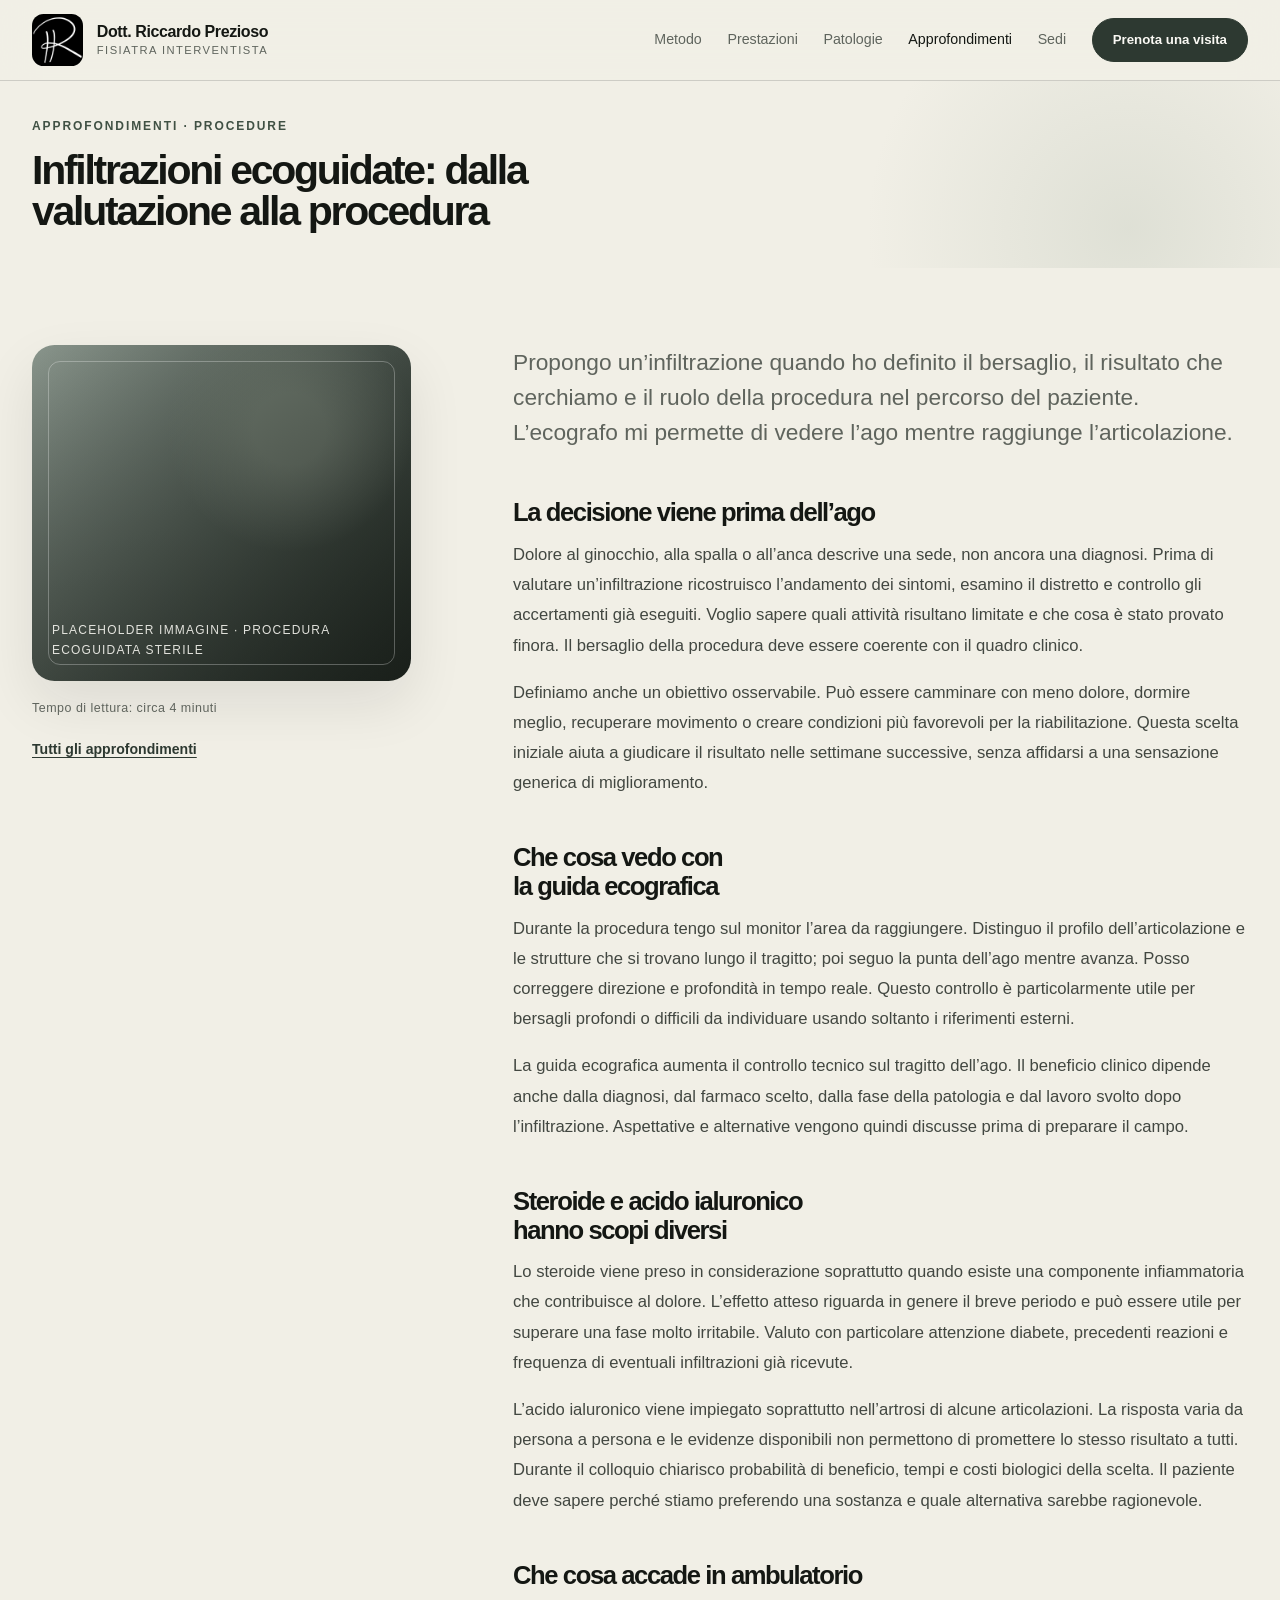
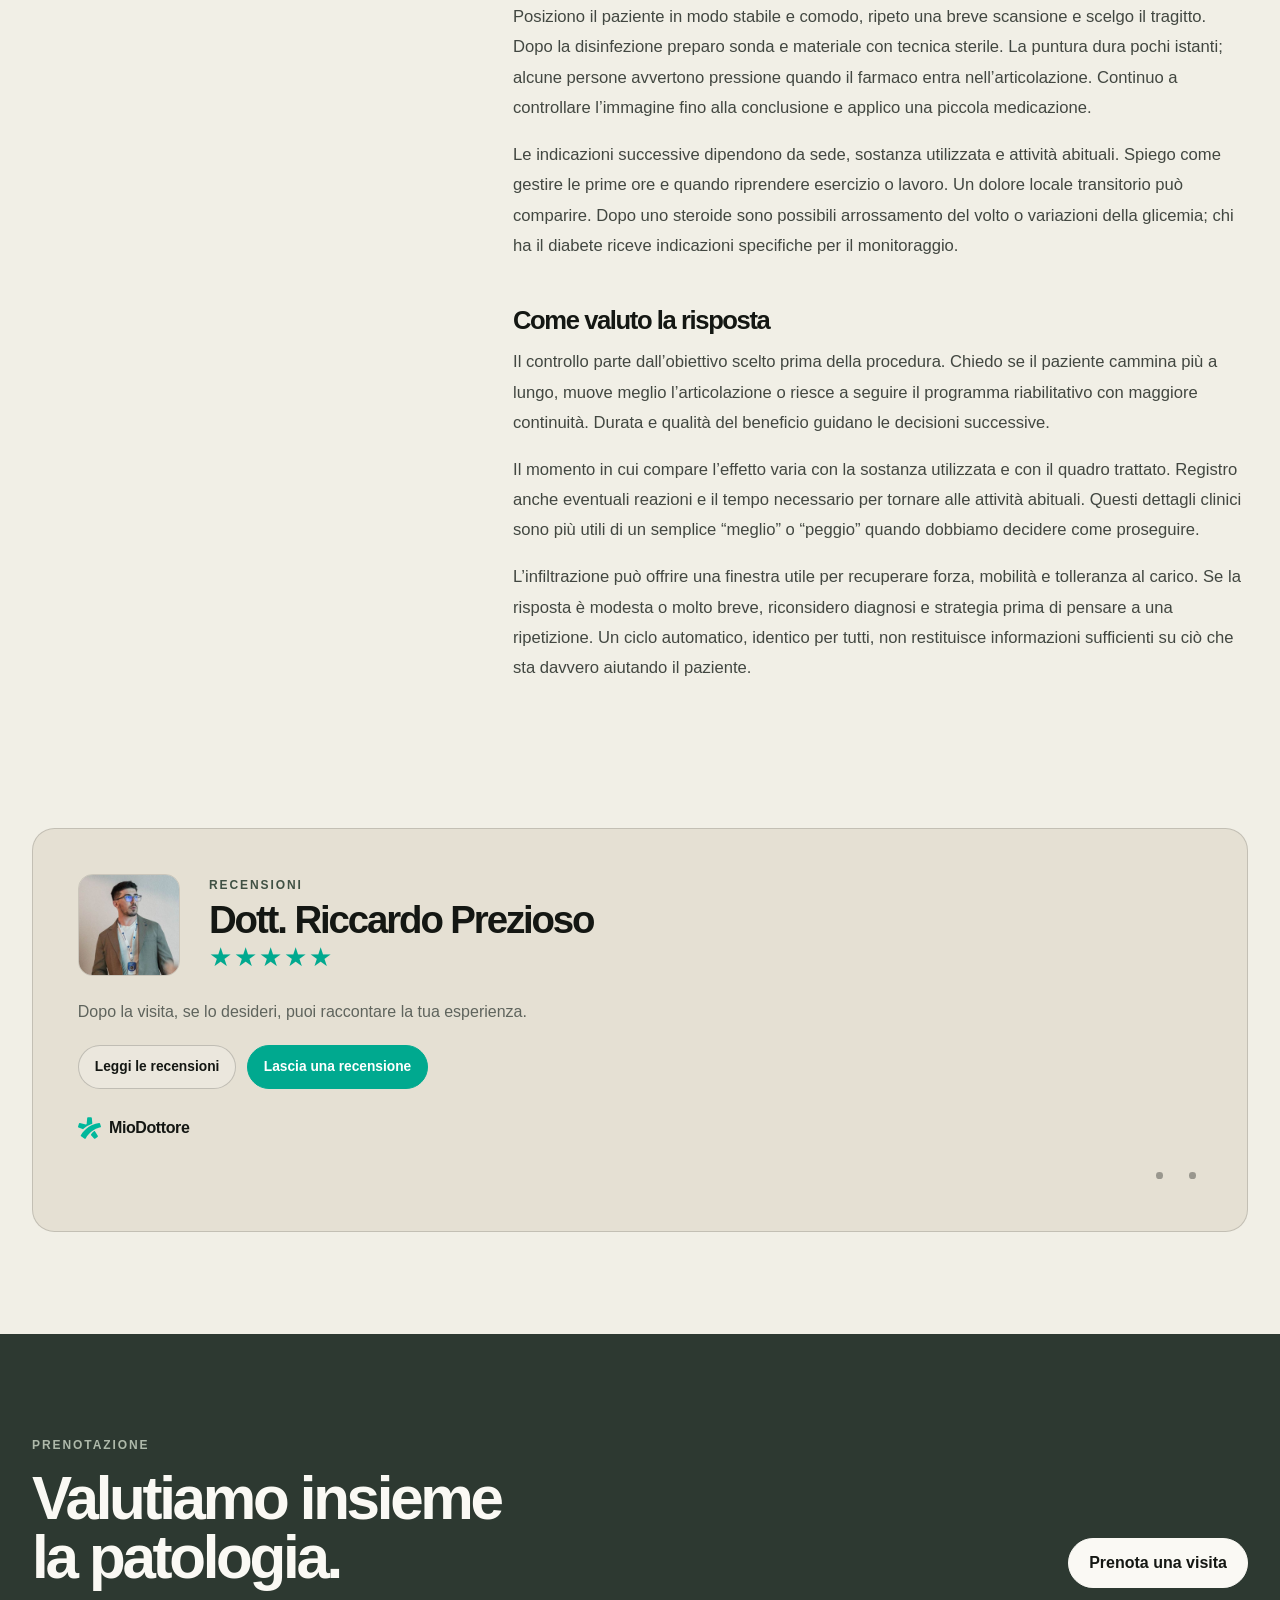
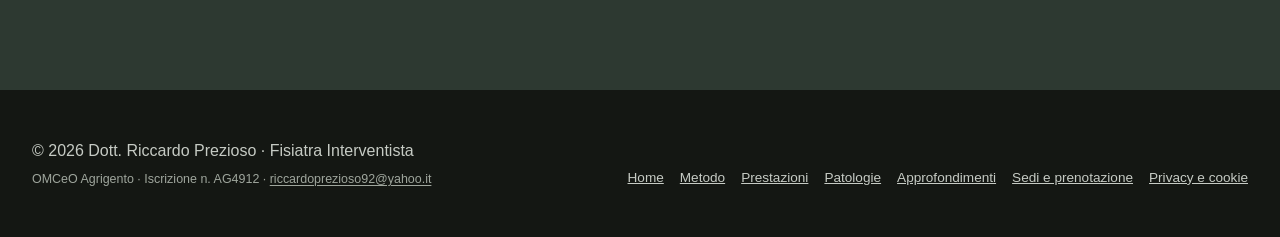
<file: approfondimenti/infiltrazioni-ecoguidate.html>
<!doctype html>
<html lang="it">
  <head>
    <meta charset="utf-8"><meta name="viewport" content="width=device-width, initial-scale=1"><meta name="description" content="Infiltrazioni ecoguidate: indicazione clinica, guida ecografica, steroide, acido ialuronico e valutazione della risposta."><meta name="author" content="Dott. Riccardo Prezioso"><link rel="canonical" href="https://www.riccardoprezioso.it/approfondimenti/infiltrazioni-ecoguidate.html"><title>Infiltrazioni ecoguidate — Dott. Riccardo Prezioso</title>
    <meta property="og:locale" content="it_IT"><meta property="og:type" content="article"><meta property="og:site_name" content="Dott. Riccardo Prezioso"><meta property="og:title" content="Infiltrazioni ecoguidate: dalla valutazione alla procedura"><meta property="og:description" content="Indicazione clinica, guida ecografica e valutazione della risposta alla procedura."><meta property="og:url" content="https://www.riccardoprezioso.it/approfondimenti/infiltrazioni-ecoguidate.html"><meta property="og:image" content="https://www.riccardoprezioso.it/assets/images/social/riccardo-prezioso-social-1200x630.jpg"><meta property="og:image:width" content="1200"><meta property="og:image:height" content="630"><meta property="og:image:alt" content="Dott. Riccardo Prezioso, Fisiatra Interventista"><meta name="twitter:card" content="summary_large_image"><meta name="twitter:title" content="Infiltrazioni ecoguidate"><meta name="twitter:description" content="Indicazione clinica, guida ecografica e valutazione della risposta alla procedura."><meta name="twitter:image" content="https://www.riccardoprezioso.it/assets/images/social/riccardo-prezioso-social-1200x630.jpg">
    <link rel="icon" href="../favicon.ico" sizes="any"><link rel="icon" type="image/png" sizes="32x32" href="../assets/images/favicon-32.png"><link rel="icon" type="image/png" sizes="192x192" href="../assets/images/icon-192.png"><link rel="apple-touch-icon" href="../assets/images/apple-touch-icon.png"><meta name="theme-color" content="#141713"><link rel="stylesheet" href="../assets/css/styles.css?v=20261026-1"><script src="../assets/js/main.js?v=20261026-1" defer></script>
  </head>
  <body>
    <a class="skip-link" href="#contenuto">Vai al contenuto</a><header class="site-header"><div class="container header-inner"><a class="brand" href="../index.html" aria-label="Dott. Riccardo Prezioso, home"><img class="brand-mark" src="../assets/images/logo-riccardo-prezioso.jpg" alt="" width="512" height="512" aria-hidden="true"><span class="brand-copy"><strong>Dott. Riccardo Prezioso</strong><small>Fisiatra Interventista</small></span></a><div class="header-actions"><a class="button mobile-booking-button" href="../sedi.html#prenota">Prenota una visita</a><button class="menu-toggle" type="button" aria-expanded="false" aria-controls="site-navigation"><span data-menu-toggle-text>Menu</span><span class="menu-toggle-icon" aria-hidden="true"><span></span><span></span></span></button></div><nav class="site-nav" id="site-navigation" aria-label="Navigazione principale" data-mobile-nav><a class="nav-home" data-nav-link href="../index.html">Home</a><a data-nav-link href="../metodo.html">Metodo</a><a data-nav-link href="../prestazioni.html">Prestazioni</a><a data-nav-link href="../patologie.html">Patologie</a><a data-nav-link href="../approfondimenti.html" aria-current="page">Approfondimenti</a><a data-nav-link href="../sedi.html">Sedi</a><a class="button" href="../sedi.html#prenota">Prenota una visita</a></nav></div></header>
    <main id="contenuto">
      <header class="page-hero page-hero-compact article-page-hero"><div class="container"><p class="eyebrow">Approfondimenti · Procedure</p><h1>Infiltrazioni ecoguidate: dalla valutazione alla procedura</h1></div></header>
      <article class="article-section article-single"><div class="container article-layout"><aside class="article-aside"><div class="photo-placeholder article-visual" role="img" aria-label="Placeholder per fotografia di una procedura infiltrativa ecoguidata"><span>Placeholder immagine · procedura ecoguidata sterile</span></div><p class="article-meta">Tempo di lettura: circa 4 minuti</p><a class="article-back-link" href="../approfondimenti.html">Tutti gli approfondimenti</a></aside><div class="article-copy">
        <p class="article-deck">Propongo un’infiltrazione quando ho definito il bersaglio, il risultato che cerchiamo e il ruolo della procedura nel percorso del paziente. L’ecografo mi permette di vedere l’ago mentre raggiunge l’articolazione.</p>
        <h2>La decisione viene prima dell’ago</h2>
        <p>Dolore al ginocchio, alla spalla o all’anca descrive una sede, non ancora una diagnosi. Prima di valutare un’infiltrazione ricostruisco l’andamento dei sintomi, esamino il distretto e controllo gli accertamenti già eseguiti. Voglio sapere quali attività risultano limitate e che cosa è stato provato finora. Il bersaglio della procedura deve essere coerente con il quadro clinico.</p>
        <p>Definiamo anche un obiettivo osservabile. Può essere camminare con meno dolore, dormire meglio, recuperare movimento o creare condizioni più favorevoli per la riabilitazione. Questa scelta iniziale aiuta a giudicare il risultato nelle settimane successive, senza affidarsi a una sensazione generica di miglioramento.</p>
        <h2>Che cosa vedo con la guida ecografica</h2>
        <p>Durante la procedura tengo sul monitor l’area da raggiungere. Distinguo il profilo dell’articolazione e le strutture che si trovano lungo il tragitto; poi seguo la punta dell’ago mentre avanza. Posso correggere direzione e profondità in tempo reale. Questo controllo è particolarmente utile per bersagli profondi o difficili da individuare usando soltanto i riferimenti esterni.</p>
        <p>La guida ecografica aumenta il controllo tecnico sul tragitto dell’ago. Il beneficio clinico dipende anche dalla diagnosi, dal farmaco scelto, dalla fase della patologia e dal lavoro svolto dopo l’infiltrazione. Aspettative e alternative vengono quindi discusse prima di preparare il campo.</p>
        <h2>Steroide e acido ialuronico hanno scopi diversi</h2>
        <p>Lo steroide viene preso in considerazione soprattutto quando esiste una componente infiammatoria che contribuisce al dolore. L’effetto atteso riguarda in genere il breve periodo e può essere utile per superare una fase molto irritabile. Valuto con particolare attenzione diabete, precedenti reazioni e frequenza di eventuali infiltrazioni già ricevute.</p>
        <p>L’acido ialuronico viene impiegato soprattutto nell’artrosi di alcune articolazioni. La risposta varia da persona a persona e le evidenze disponibili non permettono di promettere lo stesso risultato a tutti. Durante il colloquio chiarisco probabilità di beneficio, tempi e costi biologici della scelta. Il paziente deve sapere perché stiamo preferendo una sostanza e quale alternativa sarebbe ragionevole.</p>
        <h2>Che cosa accade in ambulatorio</h2>
        <p>Posiziono il paziente in modo stabile e comodo, ripeto una breve scansione e scelgo il tragitto. Dopo la disinfezione preparo sonda e materiale con tecnica sterile. La puntura dura pochi istanti; alcune persone avvertono pressione quando il farmaco entra nell’articolazione. Continuo a controllare l’immagine fino alla conclusione e applico una piccola medicazione.</p>
        <p>Le indicazioni successive dipendono da sede, sostanza utilizzata e attività abituali. Spiego come gestire le prime ore e quando riprendere esercizio o lavoro. Un dolore locale transitorio può comparire. Dopo uno steroide sono possibili arrossamento del volto o variazioni della glicemia; chi ha il diabete riceve indicazioni specifiche per il monitoraggio.</p>
        <h2>Come valuto la risposta</h2>
        <p>Il controllo parte dall’obiettivo scelto prima della procedura. Chiedo se il paziente cammina più a lungo, muove meglio l’articolazione o riesce a seguire il programma riabilitativo con maggiore continuità. Durata e qualità del beneficio guidano le decisioni successive.</p>
        <p>Il momento in cui compare l’effetto varia con la sostanza utilizzata e con il quadro trattato. Registro anche eventuali reazioni e il tempo necessario per tornare alle attività abituali. Questi dettagli clinici sono più utili di un semplice “meglio” o “peggio” quando dobbiamo decidere come proseguire.</p>
        <p>L’infiltrazione può offrire una finestra utile per recuperare forza, mobilità e tolleranza al carico. Se la risposta è modesta o molto breve, riconsidero diagnosi e strategia prima di pensare a una ripetizione. Un ciclo automatico, identico per tutti, non restituisce informazioni sufficienti su ciò che sta davvero aiutando il paziente.</p>
      </div></div></article>
      <section class="qr-copy-section">
        <div class="container qr-copy-panel" data-qr-card data-qr-title="Infiltrazioni ecoguidate" data-qr-subtitle="Dalla valutazione clinica alla procedura e al controllo della risposta." data-qr-cta="Scansiona il QR code per approfondire questa procedura." data-qr-url="https://www.riccardoprezioso.it/approfondimenti/infiltrazioni-ecoguidate.html" data-qr-image="../assets/images/qr/infiltrazioni-ecoguidate.png">
          <div class="review-request">
            <div class="review-profile"><img class="review-profile-photo" src="../assets/images/riccardo-prezioso-miodottore.jpg" alt="Ritratto del Dott. Riccardo Prezioso" width="500" height="500"><div class="review-profile-copy"><p class="eyebrow">Recensioni</p><h2>Dott. Riccardo Prezioso</h2><div class="review-rating" aria-label="Valutazione: cinque stelle su MioDottore"><span aria-hidden="true">★★★★★</span></div></div></div>
            <p class="review-invitation">Dopo la visita, se lo desideri, puoi raccontare la tua esperienza.</p>
            <div class="review-actions"><a class="review-action" href="https://www.miodottore.it/profilo/riccardo-prezioso#profile-reviews" rel="nofollow noopener noreferrer" target="_blank">Leggi le recensioni</a><a class="review-action is-primary" href="https://www.miodottore.it/aggiungi-una-recensione/riccardo-prezioso" rel="nofollow noopener noreferrer" target="_blank">Lascia una recensione</a></div>
            <span class="miodottore-brand" aria-label="MioDottore"><img src="../assets/images/logo-miodottore.svg" alt="" width="32" height="30"><strong>MioDottore</strong></span>
          </div>
          <div class="qr-copy-tools" aria-label="Strumenti dell’approfondimento"><p class="qr-copy-status" data-qr-status role="status" aria-live="polite"></p><button class="qr-icon-button" type="button" data-copy-qr aria-label="Copia il riquadro QR per il referto"></button><button class="qr-icon-button" type="button" data-download-qr aria-label="Scarica il riquadro QR in formato PNG"></button></div>
        </div>
      </section>
      <section class="cta-band"><div class="container cta-inner"><div><p class="eyebrow">Prenotazione</p><h2>Valutiamo insieme la patologia.</h2></div><a class="button" href="../sedi.html#prenota">Prenota una visita</a></div></section>
    </main>
    <footer class="site-footer"><div class="container footer-grid"><div class="footer-identity"><p>© 2026 Dott. Riccardo Prezioso · Fisiatra Interventista</p><p class="footer-meta">OMCeO Agrigento · Iscrizione n. AG4912 · <a href="mailto:riccardoprezioso92@yahoo.it">riccardoprezioso92@yahoo.it</a></p></div><nav class="footer-links" aria-label="Link nel piè di pagina"><a href="../index.html">Home</a><a href="../metodo.html">Metodo</a><a href="../prestazioni.html">Prestazioni</a><a href="../patologie.html">Patologie</a><a href="../approfondimenti.html">Approfondimenti</a><a href="../sedi.html">Sedi e prenotazione</a><a href="../privacy.html">Privacy e cookie</a></nav></div></footer>
  </body>
</html>
</file>
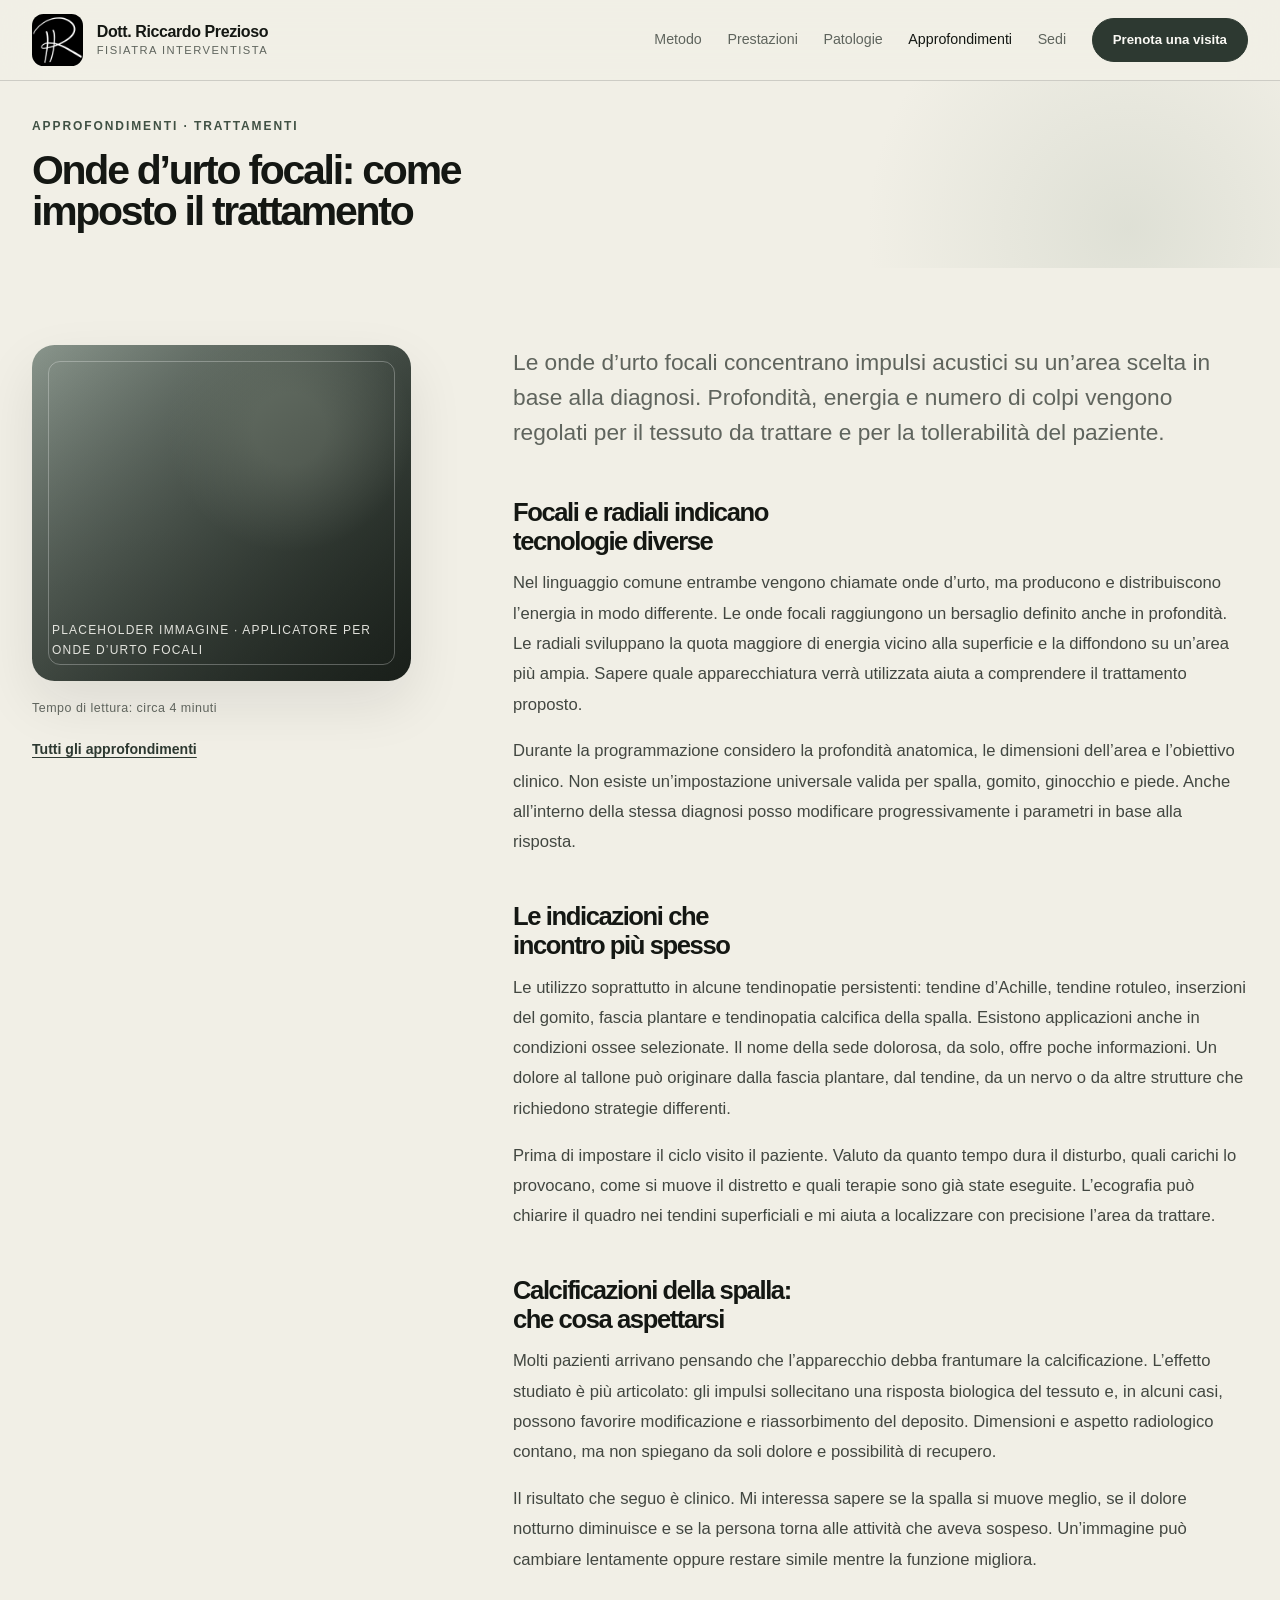
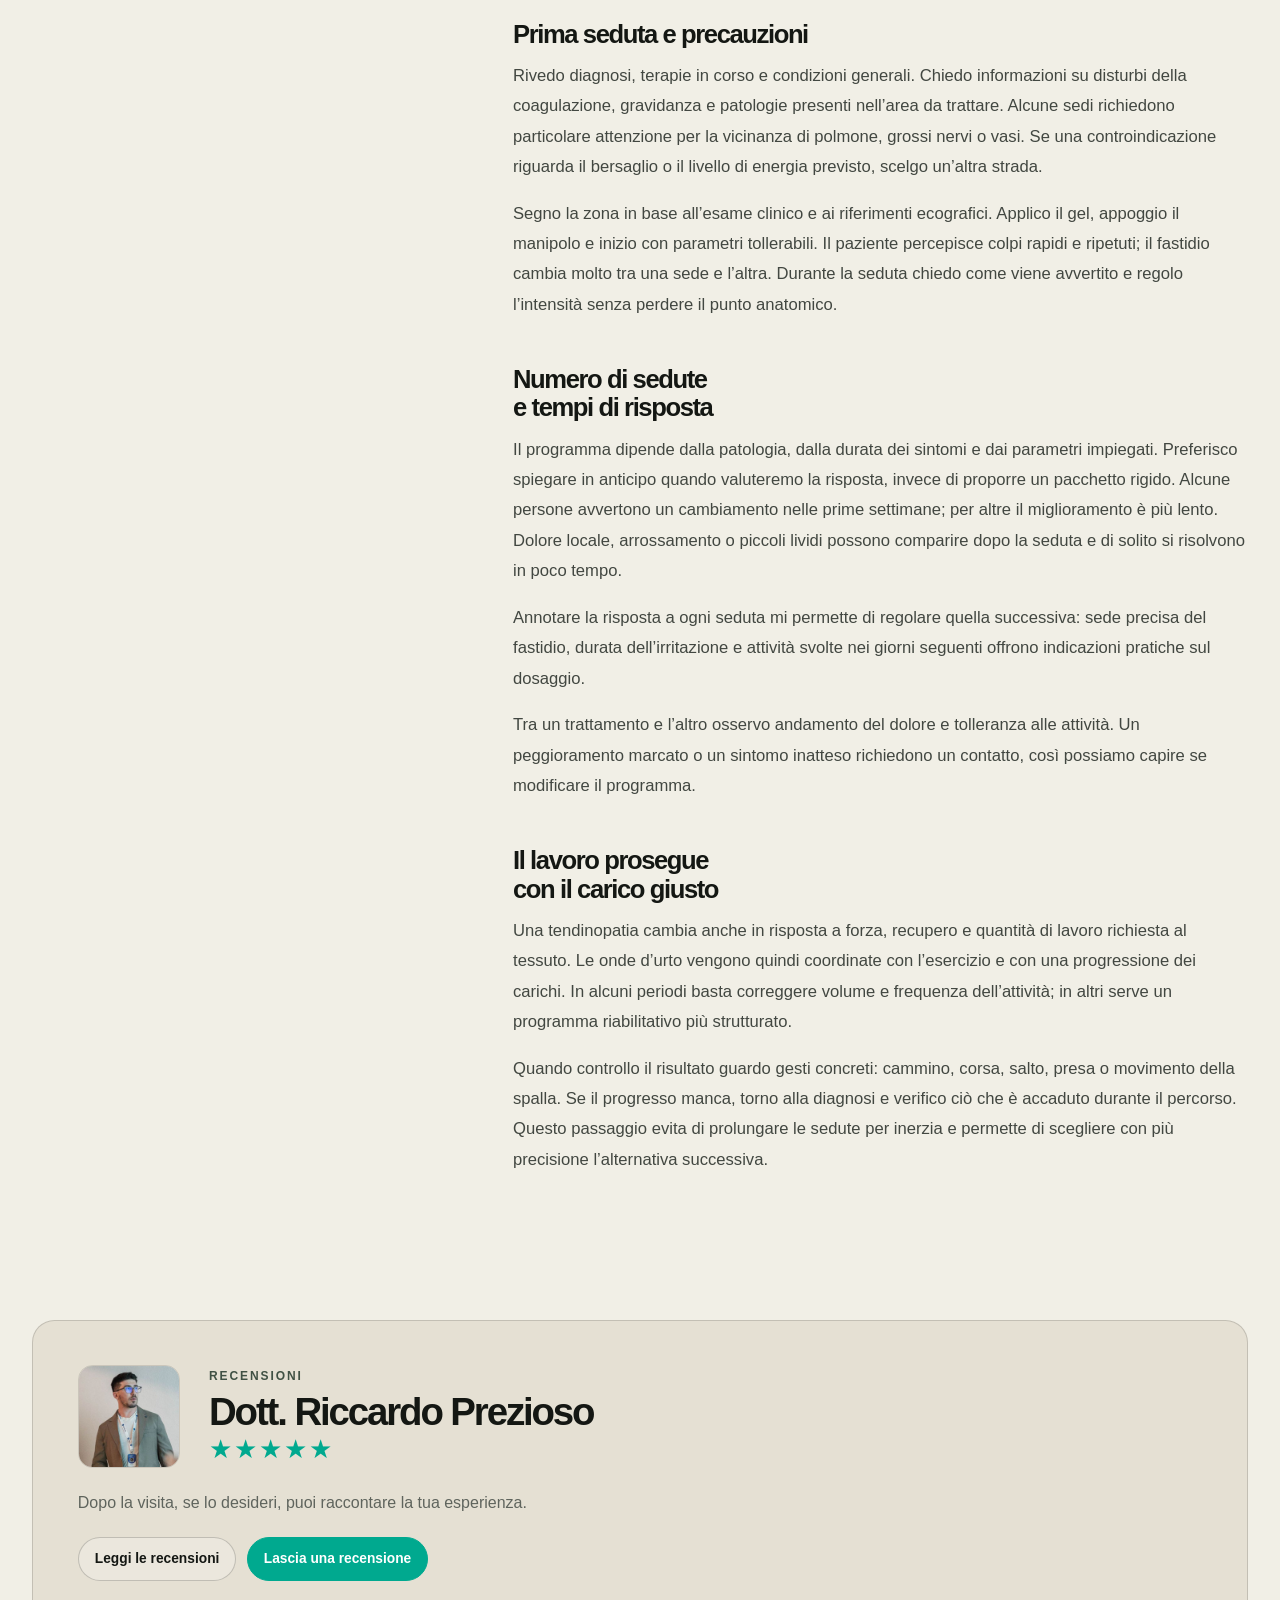
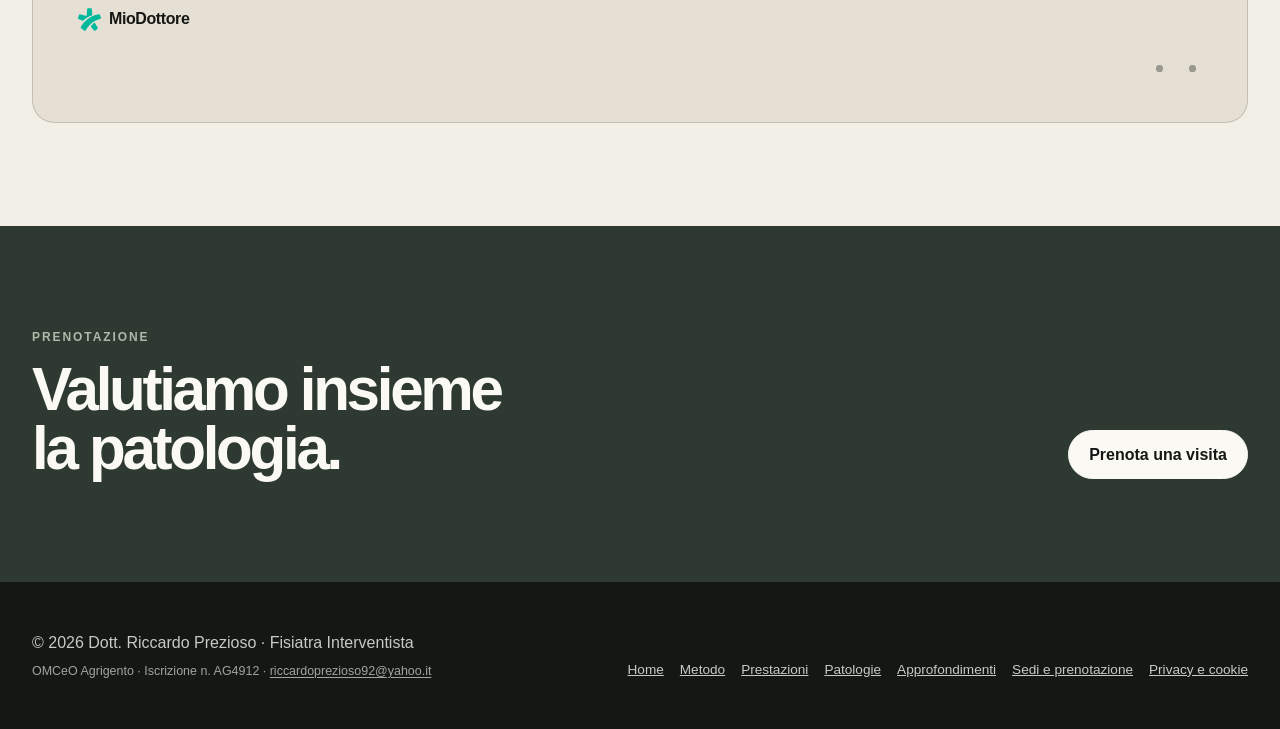
<file: approfondimenti/onde-urto-focali.html>
<!doctype html>
<html lang="it">
  <head>
    <meta charset="utf-8"><meta name="viewport" content="width=device-width, initial-scale=1"><meta name="description" content="Onde d'urto focali: indicazioni, differenze rispetto alle onde radiali, sedute e integrazione con esercizio e riabilitazione."><meta name="author" content="Dott. Riccardo Prezioso"><link rel="canonical" href="https://www.riccardoprezioso.it/approfondimenti/onde-urto-focali.html"><title>Onde d’urto focali — Dott. Riccardo Prezioso</title>
    <meta property="og:locale" content="it_IT"><meta property="og:type" content="article"><meta property="og:site_name" content="Dott. Riccardo Prezioso"><meta property="og:title" content="Onde d’urto focali: come imposto il trattamento"><meta property="og:description" content="Indicazioni, sedute e integrazione con esercizio e percorso riabilitativo."><meta property="og:url" content="https://www.riccardoprezioso.it/approfondimenti/onde-urto-focali.html"><meta property="og:image" content="https://www.riccardoprezioso.it/assets/images/social/riccardo-prezioso-social-1200x630.jpg"><meta property="og:image:width" content="1200"><meta property="og:image:height" content="630"><meta property="og:image:alt" content="Dott. Riccardo Prezioso, Fisiatra Interventista"><meta name="twitter:card" content="summary_large_image"><meta name="twitter:title" content="Onde d’urto focali"><meta name="twitter:description" content="Indicazioni, sedute e integrazione con esercizio e percorso riabilitativo."><meta name="twitter:image" content="https://www.riccardoprezioso.it/assets/images/social/riccardo-prezioso-social-1200x630.jpg">
    <link rel="icon" href="../favicon.ico" sizes="any"><link rel="icon" type="image/png" sizes="32x32" href="../assets/images/favicon-32.png"><link rel="icon" type="image/png" sizes="192x192" href="../assets/images/icon-192.png"><link rel="apple-touch-icon" href="../assets/images/apple-touch-icon.png"><meta name="theme-color" content="#141713"><link rel="stylesheet" href="../assets/css/styles.css?v=20261026-1"><script src="../assets/js/main.js?v=20261026-1" defer></script>
  </head>
  <body>
    <a class="skip-link" href="#contenuto">Vai al contenuto</a><header class="site-header"><div class="container header-inner"><a class="brand" href="../index.html" aria-label="Dott. Riccardo Prezioso, home"><img class="brand-mark" src="../assets/images/logo-riccardo-prezioso.jpg" alt="" width="512" height="512" aria-hidden="true"><span class="brand-copy"><strong>Dott. Riccardo Prezioso</strong><small>Fisiatra Interventista</small></span></a><div class="header-actions"><a class="button mobile-booking-button" href="../sedi.html#prenota">Prenota una visita</a><button class="menu-toggle" type="button" aria-expanded="false" aria-controls="site-navigation"><span data-menu-toggle-text>Menu</span><span class="menu-toggle-icon" aria-hidden="true"><span></span><span></span></span></button></div><nav class="site-nav" id="site-navigation" aria-label="Navigazione principale" data-mobile-nav><a class="nav-home" data-nav-link href="../index.html">Home</a><a data-nav-link href="../metodo.html">Metodo</a><a data-nav-link href="../prestazioni.html">Prestazioni</a><a data-nav-link href="../patologie.html">Patologie</a><a data-nav-link href="../approfondimenti.html" aria-current="page">Approfondimenti</a><a data-nav-link href="../sedi.html">Sedi</a><a class="button" href="../sedi.html#prenota">Prenota una visita</a></nav></div></header>
    <main id="contenuto">
      <header class="page-hero page-hero-compact article-page-hero"><div class="container"><p class="eyebrow">Approfondimenti · Trattamenti</p><h1>Onde d’urto focali: come imposto il trattamento</h1></div></header>
      <article class="article-section article-single"><div class="container article-layout"><aside class="article-aside"><div class="photo-placeholder article-visual" role="img" aria-label="Placeholder per fotografia di un trattamento con onde d'urto focali"><span>Placeholder immagine · applicatore per onde d’urto focali</span></div><p class="article-meta">Tempo di lettura: circa 4 minuti</p><a class="article-back-link" href="../approfondimenti.html">Tutti gli approfondimenti</a></aside><div class="article-copy">
        <p class="article-deck">Le onde d’urto focali concentrano impulsi acustici su un’area scelta in base alla diagnosi. Profondità, energia e numero di colpi vengono regolati per il tessuto da trattare e per la tollerabilità del paziente.</p>
        <h2>Focali e radiali indicano tecnologie diverse</h2>
        <p>Nel linguaggio comune entrambe vengono chiamate onde d’urto, ma producono e distribuiscono l’energia in modo differente. Le onde focali raggiungono un bersaglio definito anche in profondità. Le radiali sviluppano la quota maggiore di energia vicino alla superficie e la diffondono su un’area più ampia. Sapere quale apparecchiatura verrà utilizzata aiuta a comprendere il trattamento proposto.</p>
        <p>Durante la programmazione considero la profondità anatomica, le dimensioni dell’area e l’obiettivo clinico. Non esiste un’impostazione universale valida per spalla, gomito, ginocchio e piede. Anche all’interno della stessa diagnosi posso modificare progressivamente i parametri in base alla risposta.</p>
        <h2>Le indicazioni che incontro più spesso</h2>
        <p>Le utilizzo soprattutto in alcune tendinopatie persistenti: tendine d’Achille, tendine rotuleo, inserzioni del gomito, fascia plantare e tendinopatia calcifica della spalla. Esistono applicazioni anche in condizioni ossee selezionate. Il nome della sede dolorosa, da solo, offre poche informazioni. Un dolore al tallone può originare dalla fascia plantare, dal tendine, da un nervo o da altre strutture che richiedono strategie differenti.</p>
        <p>Prima di impostare il ciclo visito il paziente. Valuto da quanto tempo dura il disturbo, quali carichi lo provocano, come si muove il distretto e quali terapie sono già state eseguite. L’ecografia può chiarire il quadro nei tendini superficiali e mi aiuta a localizzare con precisione l’area da trattare.</p>
        <h2>Calcificazioni della spalla: che cosa aspettarsi</h2>
        <p>Molti pazienti arrivano pensando che l’apparecchio debba frantumare la calcificazione. L’effetto studiato è più articolato: gli impulsi sollecitano una risposta biologica del tessuto e, in alcuni casi, possono favorire modificazione e riassorbimento del deposito. Dimensioni e aspetto radiologico contano, ma non spiegano da soli dolore e possibilità di recupero.</p>
        <p>Il risultato che seguo è clinico. Mi interessa sapere se la spalla si muove meglio, se il dolore notturno diminuisce e se la persona torna alle attività che aveva sospeso. Un’immagine può cambiare lentamente oppure restare simile mentre la funzione migliora.</p>
        <h2>Prima seduta e precauzioni</h2>
        <p>Rivedo diagnosi, terapie in corso e condizioni generali. Chiedo informazioni su disturbi della coagulazione, gravidanza e patologie presenti nell’area da trattare. Alcune sedi richiedono particolare attenzione per la vicinanza di polmone, grossi nervi o vasi. Se una controindicazione riguarda il bersaglio o il livello di energia previsto, scelgo un’altra strada.</p>
        <p>Segno la zona in base all’esame clinico e ai riferimenti ecografici. Applico il gel, appoggio il manipolo e inizio con parametri tollerabili. Il paziente percepisce colpi rapidi e ripetuti; il fastidio cambia molto tra una sede e l’altra. Durante la seduta chiedo come viene avvertito e regolo l’intensità senza perdere il punto anatomico.</p>
        <h2>Numero di sedute e tempi di risposta</h2>
        <p>Il programma dipende dalla patologia, dalla durata dei sintomi e dai parametri impiegati. Preferisco spiegare in anticipo quando valuteremo la risposta, invece di proporre un pacchetto rigido. Alcune persone avvertono un cambiamento nelle prime settimane; per altre il miglioramento è più lento. Dolore locale, arrossamento o piccoli lividi possono comparire dopo la seduta e di solito si risolvono in poco tempo.</p>
        <p>Annotare la risposta a ogni seduta mi permette di regolare quella successiva: sede precisa del fastidio, durata dell’irritazione e attività svolte nei giorni seguenti offrono indicazioni pratiche sul dosaggio.</p>
        <p>Tra un trattamento e l’altro osservo andamento del dolore e tolleranza alle attività. Un peggioramento marcato o un sintomo inatteso richiedono un contatto, così possiamo capire se modificare il programma.</p>
        <h2>Il lavoro prosegue con il carico giusto</h2>
        <p>Una tendinopatia cambia anche in risposta a forza, recupero e quantità di lavoro richiesta al tessuto. Le onde d’urto vengono quindi coordinate con l’esercizio e con una progressione dei carichi. In alcuni periodi basta correggere volume e frequenza dell’attività; in altri serve un programma riabilitativo più strutturato.</p>
        <p>Quando controllo il risultato guardo gesti concreti: cammino, corsa, salto, presa o movimento della spalla. Se il progresso manca, torno alla diagnosi e verifico ciò che è accaduto durante il percorso. Questo passaggio evita di prolungare le sedute per inerzia e permette di scegliere con più precisione l’alternativa successiva.</p>
      </div></div></article>
      <section class="qr-copy-section">
        <div class="container qr-copy-panel" data-qr-card data-qr-title="Onde d’urto focali" data-qr-subtitle="Come viene impostato il trattamento e coordinato con la riabilitazione." data-qr-cta="Scansiona il QR code per approfondire questo trattamento." data-qr-url="https://www.riccardoprezioso.it/approfondimenti/onde-urto-focali.html" data-qr-image="../assets/images/qr/onde-urto-focali.png">
          <div class="review-request">
            <div class="review-profile"><img class="review-profile-photo" src="../assets/images/riccardo-prezioso-miodottore.jpg" alt="Ritratto del Dott. Riccardo Prezioso" width="500" height="500"><div class="review-profile-copy"><p class="eyebrow">Recensioni</p><h2>Dott. Riccardo Prezioso</h2><div class="review-rating" aria-label="Valutazione: cinque stelle su MioDottore"><span aria-hidden="true">★★★★★</span></div></div></div>
            <p class="review-invitation">Dopo la visita, se lo desideri, puoi raccontare la tua esperienza.</p>
            <div class="review-actions"><a class="review-action" href="https://www.miodottore.it/profilo/riccardo-prezioso#profile-reviews" rel="nofollow noopener noreferrer" target="_blank">Leggi le recensioni</a><a class="review-action is-primary" href="https://www.miodottore.it/aggiungi-una-recensione/riccardo-prezioso" rel="nofollow noopener noreferrer" target="_blank">Lascia una recensione</a></div>
            <span class="miodottore-brand" aria-label="MioDottore"><img src="../assets/images/logo-miodottore.svg" alt="" width="32" height="30"><strong>MioDottore</strong></span>
          </div>
          <div class="qr-copy-tools" aria-label="Strumenti dell’approfondimento"><p class="qr-copy-status" data-qr-status role="status" aria-live="polite"></p><button class="qr-icon-button" type="button" data-copy-qr aria-label="Copia il riquadro QR per il referto"></button><button class="qr-icon-button" type="button" data-download-qr aria-label="Scarica il riquadro QR in formato PNG"></button></div>
        </div>
      </section>
      <section class="cta-band"><div class="container cta-inner"><div><p class="eyebrow">Prenotazione</p><h2>Valutiamo insieme la patologia.</h2></div><a class="button" href="../sedi.html#prenota">Prenota una visita</a></div></section>
    </main>
    <footer class="site-footer"><div class="container footer-grid"><div class="footer-identity"><p>© 2026 Dott. Riccardo Prezioso · Fisiatra Interventista</p><p class="footer-meta">OMCeO Agrigento · Iscrizione n. AG4912 · <a href="mailto:riccardoprezioso92@yahoo.it">riccardoprezioso92@yahoo.it</a></p></div><nav class="footer-links" aria-label="Link nel piè di pagina"><a href="../index.html">Home</a><a href="../metodo.html">Metodo</a><a href="../prestazioni.html">Prestazioni</a><a href="../patologie.html">Patologie</a><a href="../approfondimenti.html">Approfondimenti</a><a href="../sedi.html">Sedi e prenotazione</a><a href="../privacy.html">Privacy e cookie</a></nav></div></footer>
  </body>
</html>
</file>
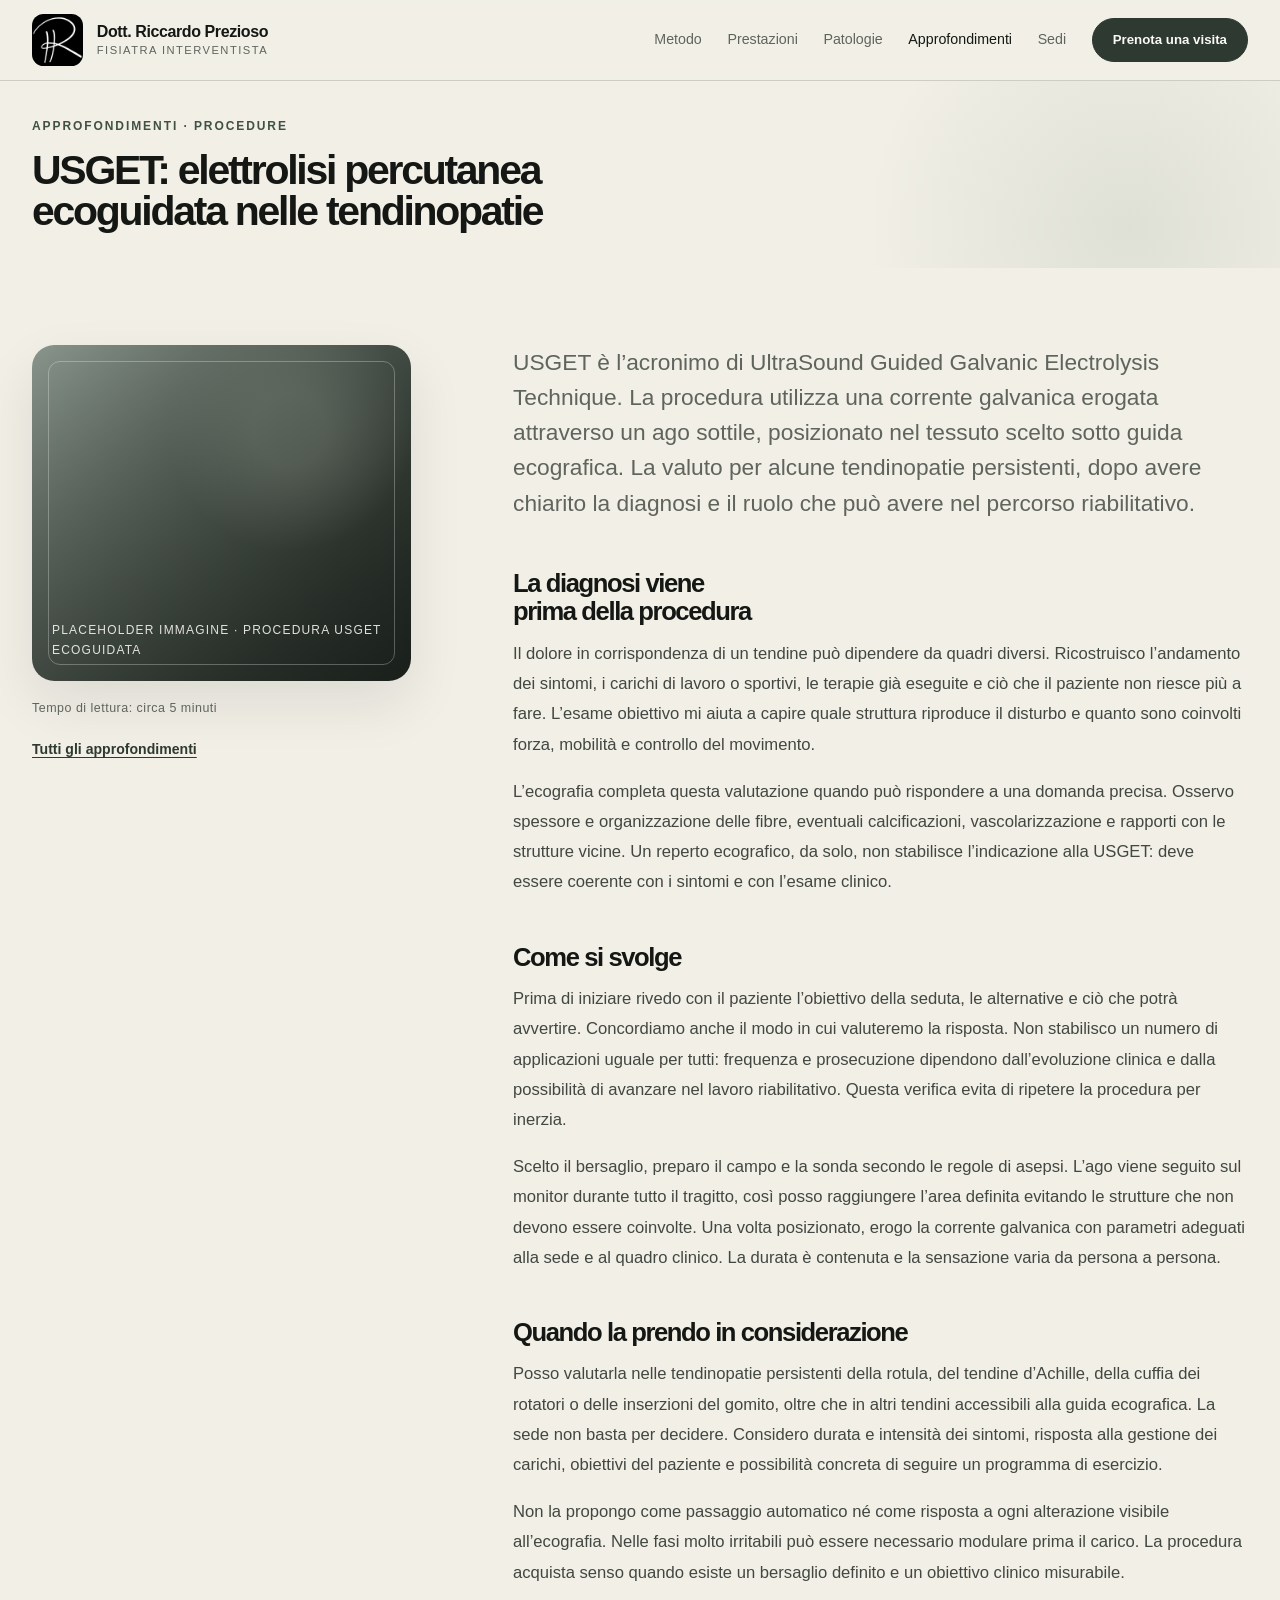
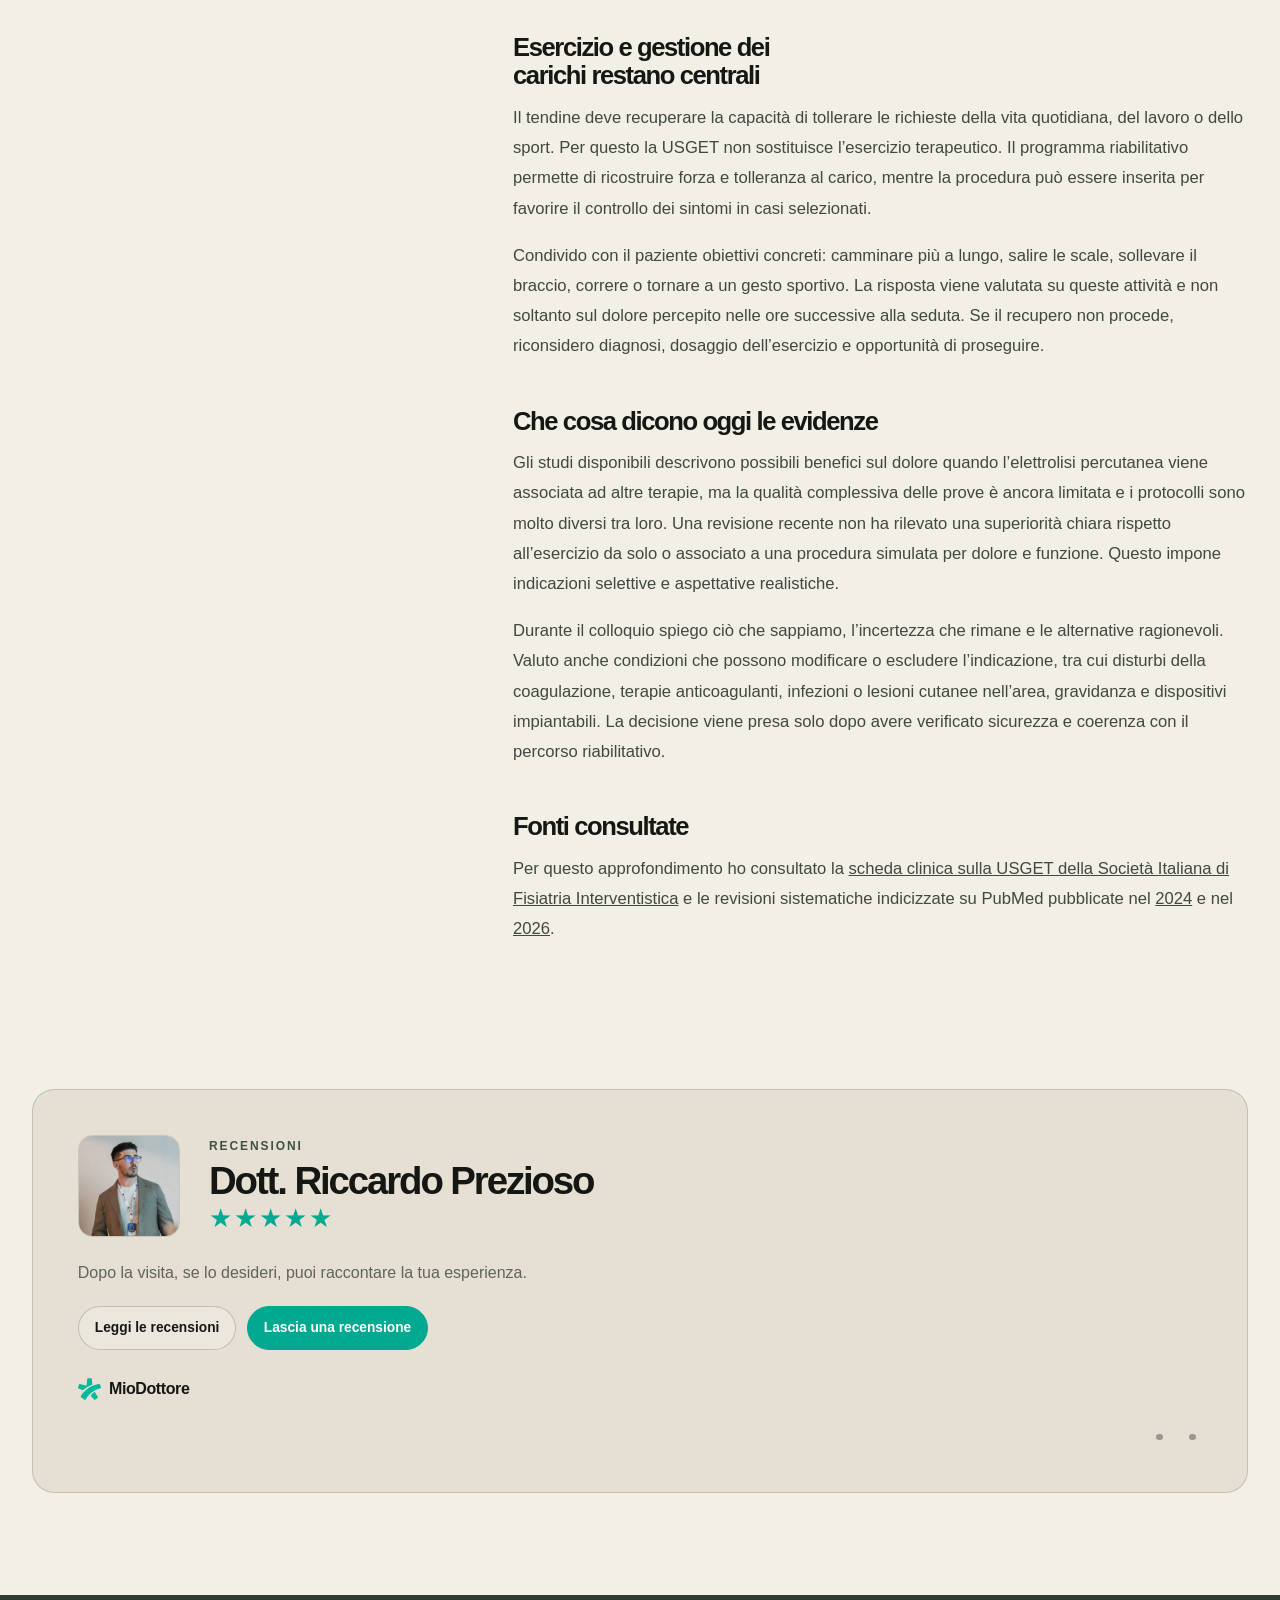
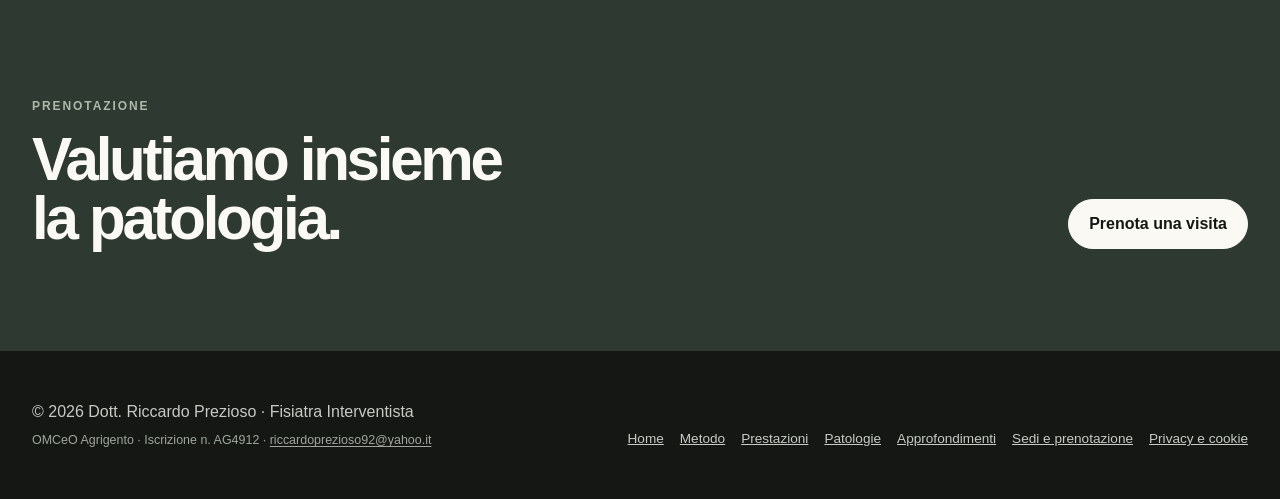
<file: approfondimenti/usget.html>
<!doctype html>
<html lang="it">
  <head>
    <meta charset="utf-8"><meta name="viewport" content="width=device-width, initial-scale=1"><meta name="description" content="Elettrolisi percutanea ecoguidata USGET: indicazioni nelle tendinopatie, svolgimento, rapporto con l'esercizio ed evidenze disponibili."><meta name="author" content="Dott. Riccardo Prezioso"><link rel="canonical" href="https://www.riccardoprezioso.it/approfondimenti/usget.html"><title>Elettrolisi percutanea ecoguidata USGET — Dott. Riccardo Prezioso</title>
    <meta property="og:locale" content="it_IT"><meta property="og:type" content="article"><meta property="og:site_name" content="Dott. Riccardo Prezioso"><meta property="og:title" content="USGET: elettrolisi percutanea ecoguidata"><meta property="og:description" content="Indicazioni nelle tendinopatie, svolgimento, rapporto con l'esercizio ed evidenze disponibili."><meta property="og:url" content="https://www.riccardoprezioso.it/approfondimenti/usget.html"><meta property="og:image" content="https://www.riccardoprezioso.it/assets/images/social/riccardo-prezioso-social-1200x630.jpg"><meta property="og:image:width" content="1200"><meta property="og:image:height" content="630"><meta property="og:image:alt" content="Dott. Riccardo Prezioso, Fisiatra Interventista"><meta name="twitter:card" content="summary_large_image"><meta name="twitter:title" content="USGET: elettrolisi percutanea ecoguidata"><meta name="twitter:description" content="Indicazioni nelle tendinopatie, svolgimento, rapporto con l'esercizio ed evidenze disponibili."><meta name="twitter:image" content="https://www.riccardoprezioso.it/assets/images/social/riccardo-prezioso-social-1200x630.jpg">
    <link rel="icon" href="../favicon.ico" sizes="any"><link rel="icon" type="image/png" sizes="32x32" href="../assets/images/favicon-32.png"><link rel="icon" type="image/png" sizes="192x192" href="../assets/images/icon-192.png"><link rel="apple-touch-icon" href="../assets/images/apple-touch-icon.png"><meta name="theme-color" content="#141713"><link rel="stylesheet" href="../assets/css/styles.css?v=20261026-1"><script src="../assets/js/main.js?v=20261026-1" defer></script>
  </head>
  <body>
    <a class="skip-link" href="#contenuto">Vai al contenuto</a><header class="site-header"><div class="container header-inner"><a class="brand" href="../index.html" aria-label="Dott. Riccardo Prezioso, home"><img class="brand-mark" src="../assets/images/logo-riccardo-prezioso.jpg" alt="" width="512" height="512" aria-hidden="true"><span class="brand-copy"><strong>Dott. Riccardo Prezioso</strong><small>Fisiatra Interventista</small></span></a><div class="header-actions"><a class="button mobile-booking-button" href="../sedi.html#prenota">Prenota una visita</a><button class="menu-toggle" type="button" aria-expanded="false" aria-controls="site-navigation"><span data-menu-toggle-text>Menu</span><span class="menu-toggle-icon" aria-hidden="true"><span></span><span></span></span></button></div><nav class="site-nav" id="site-navigation" aria-label="Navigazione principale" data-mobile-nav><a class="nav-home" data-nav-link href="../index.html">Home</a><a data-nav-link href="../metodo.html">Metodo</a><a data-nav-link href="../prestazioni.html">Prestazioni</a><a data-nav-link href="../patologie.html">Patologie</a><a data-nav-link href="../approfondimenti.html" aria-current="page">Approfondimenti</a><a data-nav-link href="../sedi.html">Sedi</a><a class="button" href="../sedi.html#prenota">Prenota una visita</a></nav></div></header>
    <main id="contenuto">
      <header class="page-hero page-hero-compact article-page-hero"><div class="container"><p class="eyebrow">Approfondimenti · Procedure</p><h1>USGET: elettrolisi percutanea ecoguidata nelle tendinopatie</h1></div></header>
      <article class="article-section article-single"><div class="container article-layout"><aside class="article-aside"><div class="photo-placeholder article-visual" role="img" aria-label="Placeholder per fotografia di una procedura USGET"><span>Placeholder immagine · procedura USGET ecoguidata</span></div><p class="article-meta">Tempo di lettura: circa 5 minuti</p><a class="article-back-link" href="../approfondimenti.html">Tutti gli approfondimenti</a></aside><div class="article-copy">
        <p class="article-deck">USGET è l’acronimo di <span lang="en">UltraSound Guided Galvanic Electrolysis Technique</span>. La procedura utilizza una corrente galvanica erogata attraverso un ago sottile, posizionato nel tessuto scelto sotto guida ecografica. La valuto per alcune tendinopatie persistenti, dopo avere chiarito la diagnosi e il ruolo che può avere nel percorso riabilitativo.</p>
        <h2>La diagnosi viene prima della procedura</h2>
        <p>Il dolore in corrispondenza di un tendine può dipendere da quadri diversi. Ricostruisco l’andamento dei sintomi, i carichi di lavoro o sportivi, le terapie già eseguite e ciò che il paziente non riesce più a fare. L’esame obiettivo mi aiuta a capire quale struttura riproduce il disturbo e quanto sono coinvolti forza, mobilità e controllo del movimento.</p>
        <p>L’ecografia completa questa valutazione quando può rispondere a una domanda precisa. Osservo spessore e organizzazione delle fibre, eventuali calcificazioni, vascolarizzazione e rapporti con le strutture vicine. Un reperto ecografico, da solo, non stabilisce l’indicazione alla USGET: deve essere coerente con i sintomi e con l’esame clinico.</p>
        <h2>Come si svolge</h2>
        <p>Prima di iniziare rivedo con il paziente l’obiettivo della seduta, le alternative e ciò che potrà avvertire. Concordiamo anche il modo in cui valuteremo la risposta. Non stabilisco un numero di applicazioni uguale per tutti: frequenza e prosecuzione dipendono dall’evoluzione clinica e dalla possibilità di avanzare nel lavoro riabilitativo. Questa verifica evita di ripetere la procedura per inerzia.</p>
        <p>Scelto il bersaglio, preparo il campo e la sonda secondo le regole di asepsi. L’ago viene seguito sul monitor durante tutto il tragitto, così posso raggiungere l’area definita evitando le strutture che non devono essere coinvolte. Una volta posizionato, erogo la corrente galvanica con parametri adeguati alla sede e al quadro clinico. La durata è contenuta e la sensazione varia da persona a persona.</p>
        <h2>Quando la prendo in considerazione</h2>
        <p>Posso valutarla nelle tendinopatie persistenti della rotula, del tendine d’Achille, della cuffia dei rotatori o delle inserzioni del gomito, oltre che in altri tendini accessibili alla guida ecografica. La sede non basta per decidere. Considero durata e intensità dei sintomi, risposta alla gestione dei carichi, obiettivi del paziente e possibilità concreta di seguire un programma di esercizio.</p>
        <p>Non la propongo come passaggio automatico né come risposta a ogni alterazione visibile all’ecografia. Nelle fasi molto irritabili può essere necessario modulare prima il carico. La procedura acquista senso quando esiste un bersaglio definito e un obiettivo clinico misurabile.</p>
        <h2>Esercizio e gestione dei carichi restano centrali</h2>
        <p>Il tendine deve recuperare la capacità di tollerare le richieste della vita quotidiana, del lavoro o dello sport. Per questo la USGET non sostituisce l’esercizio terapeutico. Il programma riabilitativo permette di ricostruire forza e tolleranza al carico, mentre la procedura può essere inserita per favorire il controllo dei sintomi in casi selezionati.</p>
        <p>Condivido con il paziente obiettivi concreti: camminare più a lungo, salire le scale, sollevare il braccio, correre o tornare a un gesto sportivo. La risposta viene valutata su queste attività e non soltanto sul dolore percepito nelle ore successive alla seduta. Se il recupero non procede, riconsidero diagnosi, dosaggio dell’esercizio e opportunità di proseguire.</p>
        <h2>Che cosa dicono oggi le evidenze</h2>
        <p>Gli studi disponibili descrivono possibili benefici sul dolore quando l’elettrolisi percutanea viene associata ad altre terapie, ma la qualità complessiva delle prove è ancora limitata e i protocolli sono molto diversi tra loro. Una revisione recente non ha rilevato una superiorità chiara rispetto all’esercizio da solo o associato a una procedura simulata per dolore e funzione. Questo impone indicazioni selettive e aspettative realistiche.</p>
        <p>Durante il colloquio spiego ciò che sappiamo, l’incertezza che rimane e le alternative ragionevoli. Valuto anche condizioni che possono modificare o escludere l’indicazione, tra cui disturbi della coagulazione, terapie anticoagulanti, infezioni o lesioni cutanee nell’area, gravidanza e dispositivi impiantabili. La decisione viene presa solo dopo avere verificato sicurezza e coerenza con il percorso riabilitativo.</p>
        <h2>Fonti consultate</h2>
        <p>Per questo approfondimento ho consultato la <a href="https://www.fisiatriainterventistica.it/elettrolisi-percutanea-usget-una-procedura-terapeutica-mini-invasiva-per-il-trattamento-delle-tendinopatie/" rel="noopener noreferrer">scheda clinica sulla USGET della Società Italiana di Fisiatria Interventistica</a> e le revisioni sistematiche indicizzate su PubMed pubblicate nel <a href="https://pubmed.ncbi.nlm.nih.gov/39593657/" rel="noopener noreferrer">2024</a> e nel <a href="https://pubmed.ncbi.nlm.nih.gov/42806498/" rel="noopener noreferrer">2026</a>.</p>
      </div></div></article>
      <section class="qr-copy-section">
        <div class="container qr-copy-panel" data-qr-card data-qr-title="Elettrolisi percutanea ecoguidata (USGET)" data-qr-subtitle="Il ruolo della procedura nel trattamento di alcune tendinopatie persistenti." data-qr-cta="Scansiona il QR code per approfondire questa procedura." data-qr-url="https://www.riccardoprezioso.it/approfondimenti/usget.html" data-qr-image="../assets/images/qr/usget.png">
          <div class="review-request">
            <div class="review-profile"><img class="review-profile-photo" src="../assets/images/riccardo-prezioso-miodottore.jpg" alt="Ritratto del Dott. Riccardo Prezioso" width="500" height="500"><div class="review-profile-copy"><p class="eyebrow">Recensioni</p><h2>Dott. Riccardo Prezioso</h2><div class="review-rating" aria-label="Valutazione: cinque stelle su MioDottore"><span aria-hidden="true">★★★★★</span></div></div></div>
            <p class="review-invitation">Dopo la visita, se lo desideri, puoi raccontare la tua esperienza.</p>
            <div class="review-actions"><a class="review-action" href="https://www.miodottore.it/profilo/riccardo-prezioso#profile-reviews" rel="nofollow noopener noreferrer" target="_blank">Leggi le recensioni</a><a class="review-action is-primary" href="https://www.miodottore.it/aggiungi-una-recensione/riccardo-prezioso" rel="nofollow noopener noreferrer" target="_blank">Lascia una recensione</a></div>
            <span class="miodottore-brand" aria-label="MioDottore"><img src="../assets/images/logo-miodottore.svg" alt="" width="32" height="30"><strong>MioDottore</strong></span>
          </div>
          <div class="qr-copy-tools" aria-label="Strumenti dell’approfondimento"><p class="qr-copy-status" data-qr-status role="status" aria-live="polite"></p><button class="qr-icon-button" type="button" data-copy-qr aria-label="Copia il riquadro QR per il referto"></button><button class="qr-icon-button" type="button" data-download-qr aria-label="Scarica il riquadro QR in formato PNG"></button></div>
        </div>
      </section>
      <section class="cta-band"><div class="container cta-inner"><div><p class="eyebrow">Prenotazione</p><h2>Valutiamo insieme la patologia.</h2></div><a class="button" href="../sedi.html#prenota">Prenota una visita</a></div></section>
    </main>
    <footer class="site-footer"><div class="container footer-grid"><div class="footer-identity"><p>© 2026 Dott. Riccardo Prezioso · Fisiatra Interventista</p><p class="footer-meta">OMCeO Agrigento · Iscrizione n. AG4912 · <a href="mailto:riccardoprezioso92@yahoo.it">riccardoprezioso92@yahoo.it</a></p></div><nav class="footer-links" aria-label="Link nel piè di pagina"><a href="../index.html">Home</a><a href="../metodo.html">Metodo</a><a href="../prestazioni.html">Prestazioni</a><a href="../patologie.html">Patologie</a><a href="../approfondimenti.html">Approfondimenti</a><a href="../sedi.html">Sedi e prenotazione</a><a href="../privacy.html">Privacy e cookie</a></nav></div></footer>
  </body>
</html>
</file>
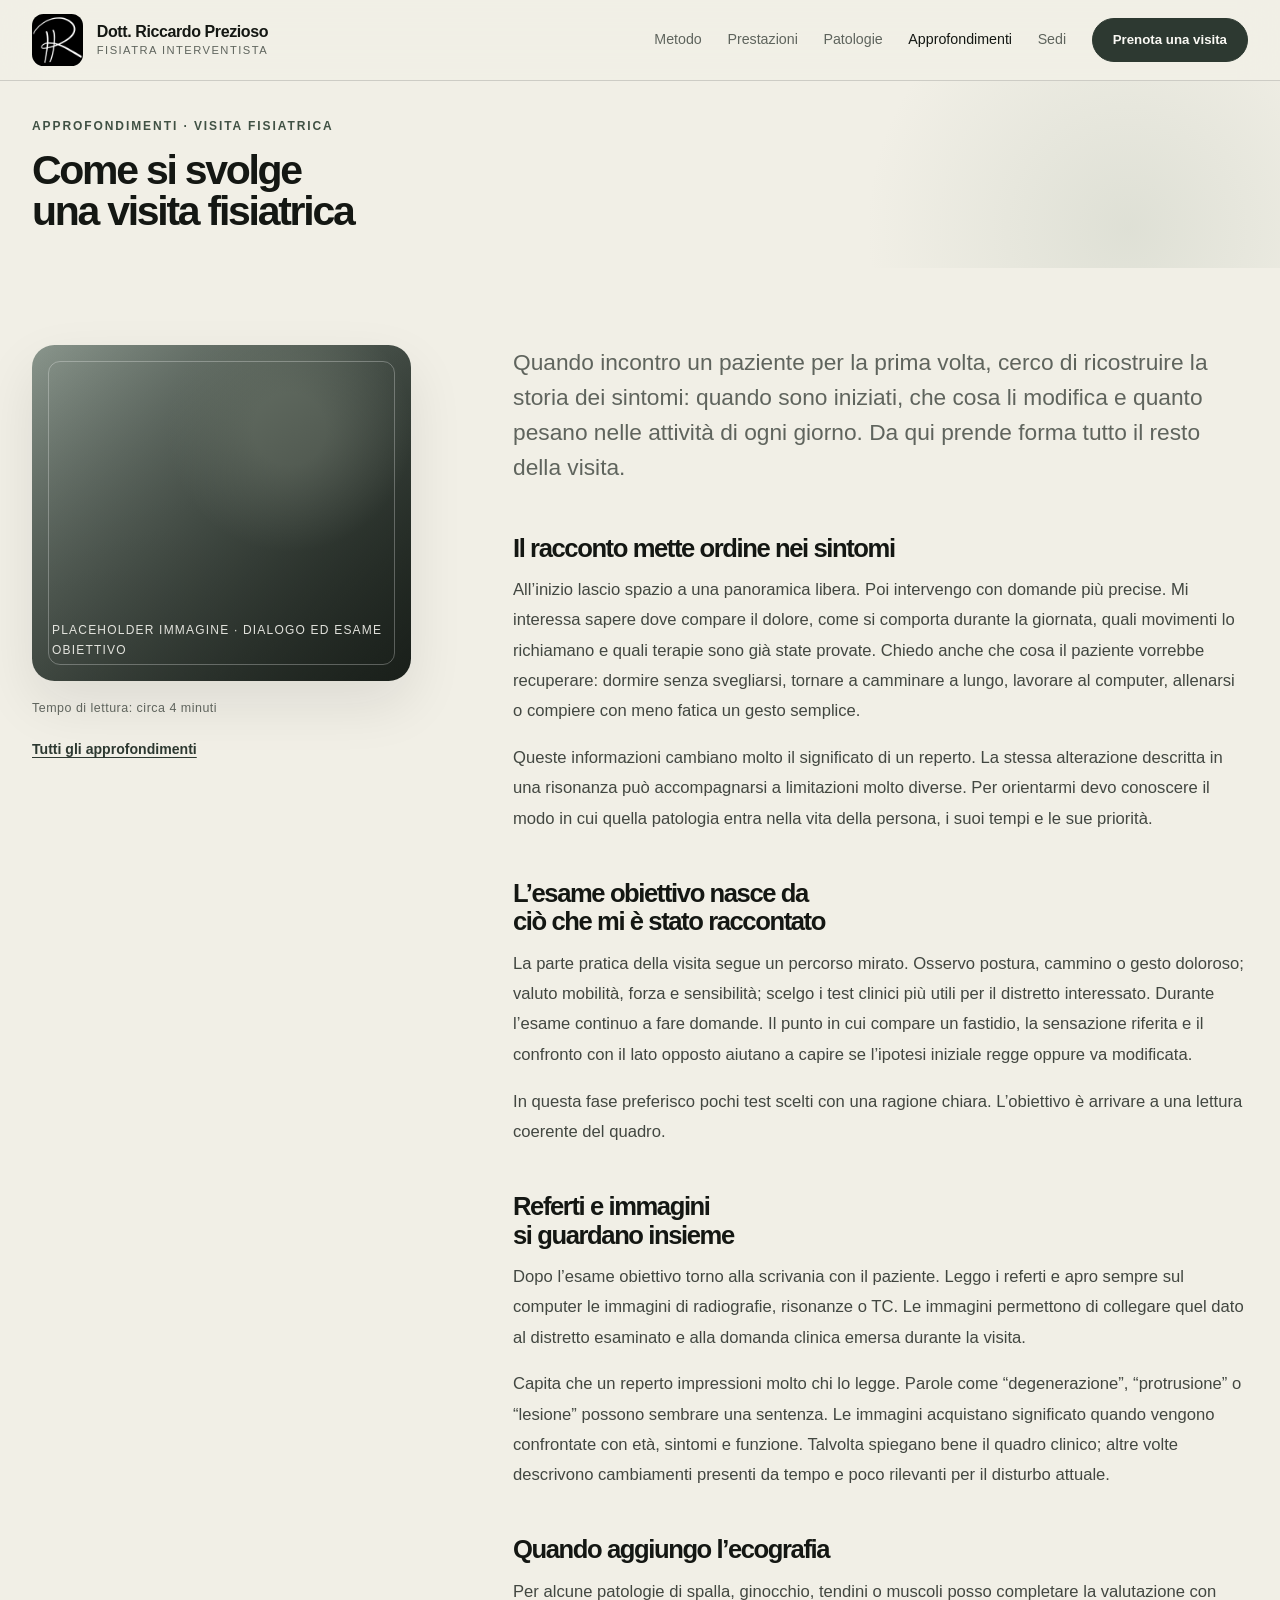
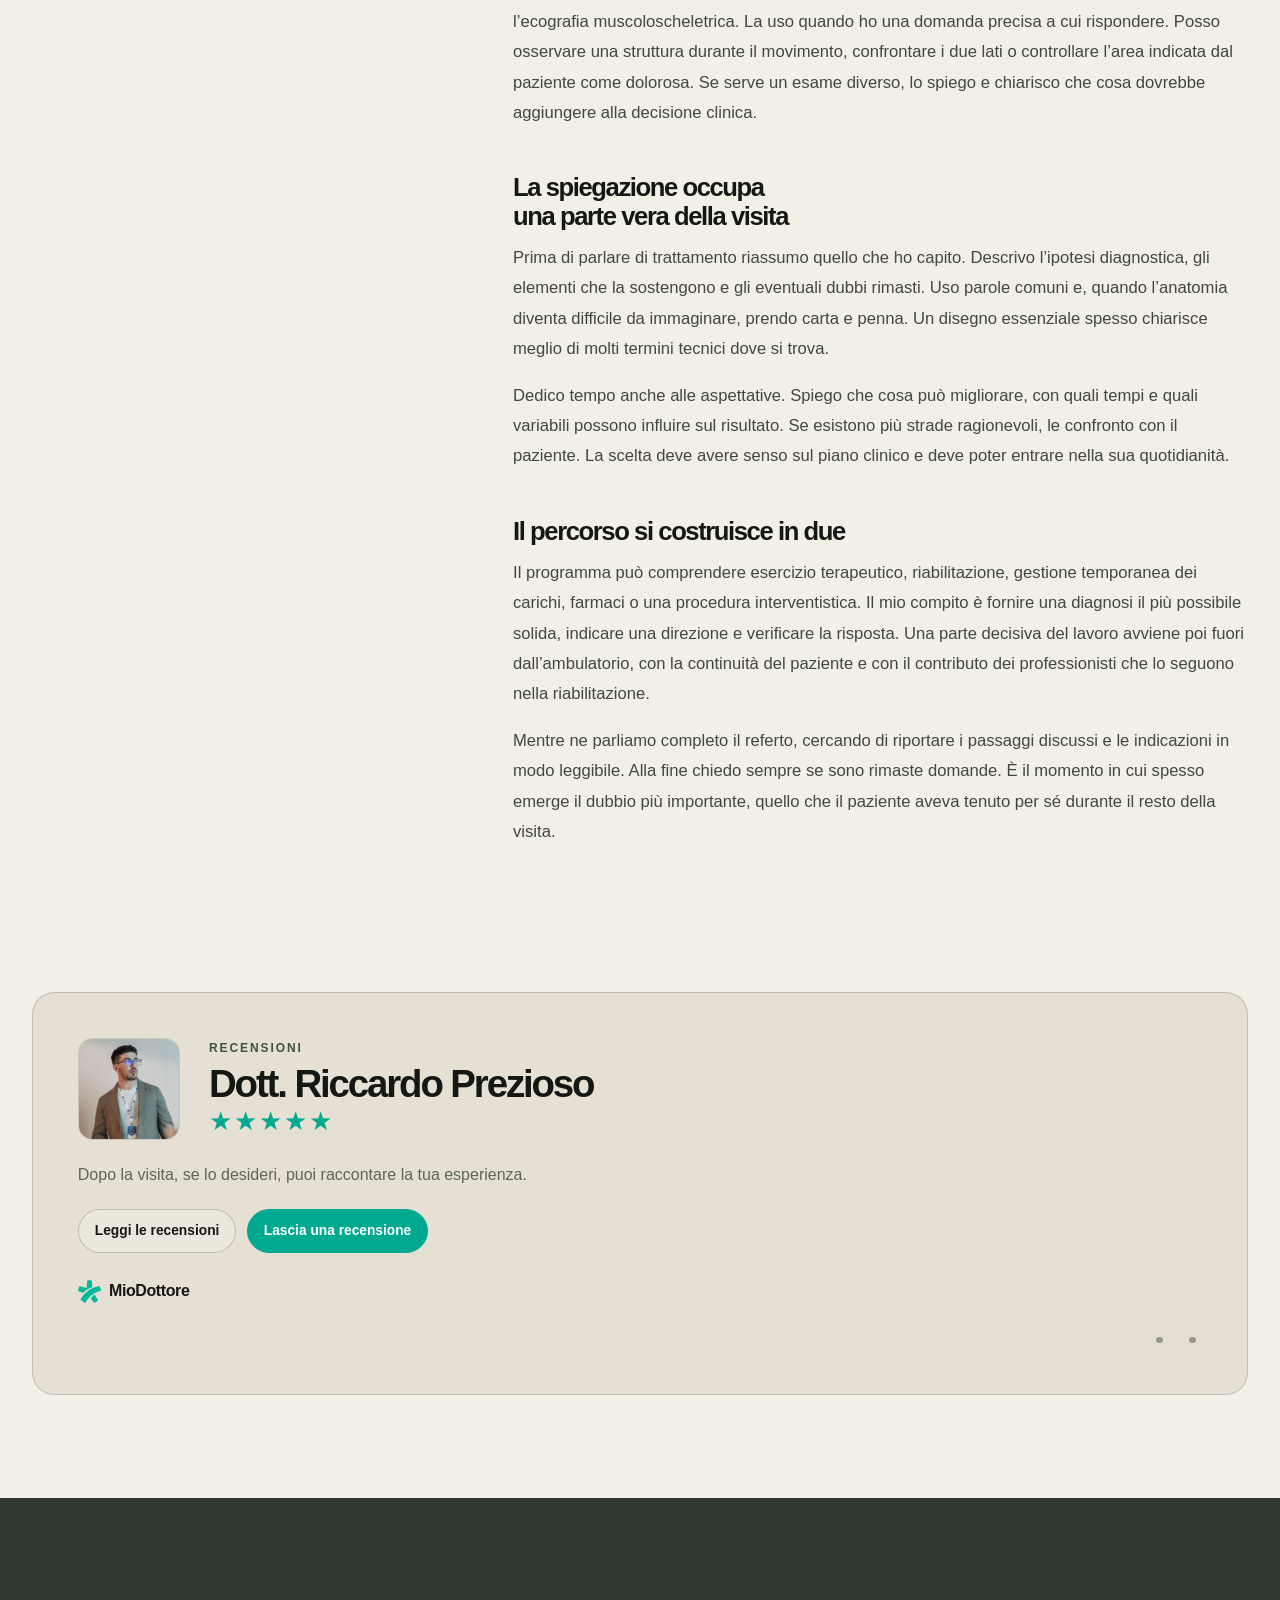
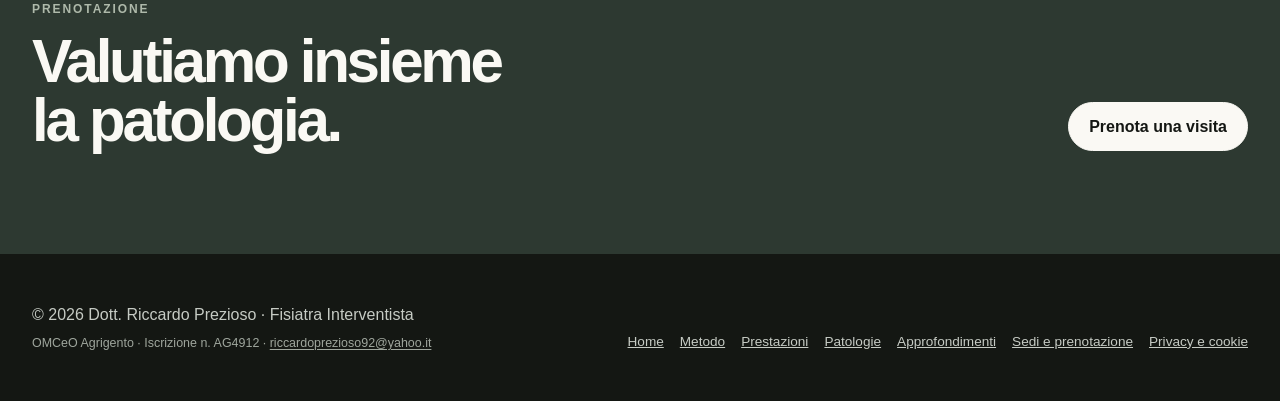
<file: approfondimenti/visita-fisiatrica.html>
<!doctype html>
<html lang="it">
  <head>
    <meta charset="utf-8">
    <meta name="viewport" content="width=device-width, initial-scale=1">
    <meta name="description" content="Come si svolge una visita fisiatrica: racconto dei sintomi, esame obiettivo, lettura delle immagini, spiegazione e definizione del percorso.">
    <meta name="author" content="Dott. Riccardo Prezioso">
    <link rel="canonical" href="https://www.riccardoprezioso.it/approfondimenti/visita-fisiatrica.html">
    <title>Come si svolge una visita fisiatrica — Dott. Riccardo Prezioso</title>
    <meta property="og:locale" content="it_IT"><meta property="og:type" content="article"><meta property="og:site_name" content="Dott. Riccardo Prezioso">
    <meta property="og:title" content="Come si svolge una visita fisiatrica"><meta property="og:description" content="Dal racconto dei sintomi all’esame obiettivo, fino alla spiegazione del percorso."><meta property="og:url" content="https://www.riccardoprezioso.it/approfondimenti/visita-fisiatrica.html">
    <meta property="og:image" content="https://www.riccardoprezioso.it/assets/images/social/riccardo-prezioso-social-1200x630.jpg"><meta property="og:image:width" content="1200"><meta property="og:image:height" content="630"><meta property="og:image:alt" content="Dott. Riccardo Prezioso, Fisiatra Interventista">
    <meta name="twitter:card" content="summary_large_image"><meta name="twitter:title" content="Come si svolge una visita fisiatrica"><meta name="twitter:description" content="Dal racconto dei sintomi all’esame obiettivo, fino alla spiegazione del percorso."><meta name="twitter:image" content="https://www.riccardoprezioso.it/assets/images/social/riccardo-prezioso-social-1200x630.jpg">
    <link rel="icon" href="../favicon.ico" sizes="any"><link rel="icon" type="image/png" sizes="32x32" href="../assets/images/favicon-32.png"><link rel="icon" type="image/png" sizes="192x192" href="../assets/images/icon-192.png"><link rel="apple-touch-icon" href="../assets/images/apple-touch-icon.png"><meta name="theme-color" content="#141713">
    <link rel="stylesheet" href="../assets/css/styles.css?v=20261026-1"><script src="../assets/js/main.js?v=20261026-1" defer></script>
  </head>
  <body>
    <a class="skip-link" href="#contenuto">Vai al contenuto</a>
    <header class="site-header"><div class="container header-inner"><a class="brand" href="../index.html" aria-label="Dott. Riccardo Prezioso, home"><img class="brand-mark" src="../assets/images/logo-riccardo-prezioso.jpg" alt="" width="512" height="512" aria-hidden="true"><span class="brand-copy"><strong>Dott. Riccardo Prezioso</strong><small>Fisiatra Interventista</small></span></a><div class="header-actions"><a class="button mobile-booking-button" href="../sedi.html#prenota">Prenota una visita</a><button class="menu-toggle" type="button" aria-expanded="false" aria-controls="site-navigation"><span data-menu-toggle-text>Menu</span><span class="menu-toggle-icon" aria-hidden="true"><span></span><span></span></span></button></div><nav class="site-nav" id="site-navigation" aria-label="Navigazione principale" data-mobile-nav><a class="nav-home" data-nav-link href="../index.html">Home</a><a data-nav-link href="../metodo.html">Metodo</a><a data-nav-link href="../prestazioni.html">Prestazioni</a><a data-nav-link href="../patologie.html">Patologie</a><a data-nav-link href="../approfondimenti.html" aria-current="page">Approfondimenti</a><a data-nav-link href="../sedi.html">Sedi</a><a class="button" href="../sedi.html#prenota">Prenota una visita</a></nav></div></header>
    <main id="contenuto">
      <header class="page-hero page-hero-compact article-page-hero"><div class="container"><p class="eyebrow">Approfondimenti · Visita fisiatrica</p><h1>Come si svolge una visita fisiatrica</h1></div></header>
      <article class="article-section article-single">
        <div class="container article-layout">
          <aside class="article-aside"><div class="photo-placeholder article-visual" role="img" aria-label="Placeholder per fotografia durante una visita fisiatrica"><span>Placeholder immagine · dialogo ed esame obiettivo</span></div><p class="article-meta">Tempo di lettura: circa 4 minuti</p><a class="article-back-link" href="../approfondimenti.html">Tutti gli approfondimenti</a></aside>
          <div class="article-copy">
            <p class="article-deck">Quando incontro un paziente per la prima volta, cerco di ricostruire la storia dei sintomi: quando sono iniziati, che cosa li modifica e quanto pesano nelle attività di ogni giorno. Da qui prende forma tutto il resto della visita.</p>
            <h2>Il racconto mette ordine nei sintomi</h2>
            <p>All’inizio lascio spazio a una panoramica libera. Poi intervengo con domande più precise. Mi interessa sapere dove compare il dolore, come si comporta durante la giornata, quali movimenti lo richiamano e quali terapie sono già state provate. Chiedo anche che cosa il paziente vorrebbe recuperare: dormire senza svegliarsi, tornare a camminare a lungo, lavorare al computer, allenarsi o compiere con meno fatica un gesto semplice.</p>
            <p>Queste informazioni cambiano molto il significato di un reperto. La stessa alterazione descritta in una risonanza può accompagnarsi a limitazioni molto diverse. Per orientarmi devo conoscere il modo in cui quella patologia entra nella vita della persona, i suoi tempi e le sue priorità.</p>
            <h2>L’esame obiettivo nasce da ciò che mi è stato raccontato</h2>
            <p>La parte pratica della visita segue un percorso mirato. Osservo postura, cammino o gesto doloroso; valuto mobilità, forza e sensibilità; scelgo i test clinici più utili per il distretto interessato. Durante l’esame continuo a fare domande. Il punto in cui compare un fastidio, la sensazione riferita e il confronto con il lato opposto aiutano a capire se l’ipotesi iniziale regge oppure va modificata.</p>
            <p>In questa fase preferisco pochi test scelti con una ragione chiara. L’obiettivo è arrivare a una lettura coerente del quadro.</p>
            <h2>Referti e immagini si guardano insieme</h2>
            <p>Dopo l’esame obiettivo torno alla scrivania con il paziente. Leggo i referti e apro sempre sul computer le immagini di radiografie, risonanze o TC. Le immagini permettono di collegare quel dato al distretto esaminato e alla domanda clinica emersa durante la visita.</p>
            <p>Capita che un reperto impressioni molto chi lo legge. Parole come “degenerazione”, “protrusione” o “lesione” possono sembrare una sentenza. Le immagini acquistano significato quando vengono confrontate con età, sintomi e funzione. Talvolta spiegano bene il quadro clinico; altre volte descrivono cambiamenti presenti da tempo e poco rilevanti per il disturbo attuale.</p>
            <h2>Quando aggiungo l’ecografia</h2>
            <p>Per alcune patologie di spalla, ginocchio, tendini o muscoli posso completare la valutazione con l’ecografia muscoloscheletrica. La uso quando ho una domanda precisa a cui rispondere. Posso osservare una struttura durante il movimento, confrontare i due lati o controllare l’area indicata dal paziente come dolorosa. Se serve un esame diverso, lo spiego e chiarisco che cosa dovrebbe aggiungere alla decisione clinica.</p>
            <h2>La spiegazione occupa una parte vera della visita</h2>
            <p>Prima di parlare di trattamento riassumo quello che ho capito. Descrivo l’ipotesi diagnostica, gli elementi che la sostengono e gli eventuali dubbi rimasti. Uso parole comuni e, quando l’anatomia diventa difficile da immaginare, prendo carta e penna. Un disegno essenziale spesso chiarisce meglio di molti termini tecnici dove si trova.</p>
            <p>Dedico tempo anche alle aspettative. Spiego che cosa può migliorare, con quali tempi e quali variabili possono influire sul risultato. Se esistono più strade ragionevoli, le confronto con il paziente. La scelta deve avere senso sul piano clinico e deve poter entrare nella sua quotidianità.</p>
            <h2>Il percorso si costruisce in due</h2>
            <p>Il programma può comprendere esercizio terapeutico, riabilitazione, gestione temporanea dei carichi, farmaci o una procedura interventistica. Il mio compito è fornire una diagnosi il più possibile solida, indicare una direzione e verificare la risposta. Una parte decisiva del lavoro avviene poi fuori dall’ambulatorio, con la continuità del paziente e con il contributo dei professionisti che lo seguono nella riabilitazione.</p>
            <p>Mentre ne parliamo completo il referto, cercando di riportare i passaggi discussi e le indicazioni in modo leggibile. Alla fine chiedo sempre se sono rimaste domande. È il momento in cui spesso emerge il dubbio più importante, quello che il paziente aveva tenuto per sé durante il resto della visita.</p>
          </div>
        </div>
      </article>
      <section class="qr-copy-section">
        <div class="container qr-copy-panel" data-qr-card data-qr-title="Come si svolge una visita fisiatrica" data-qr-subtitle="Dal racconto dei sintomi alla definizione del percorso." data-qr-cta="Scansiona il QR code per approfondire come si svolge la visita fisiatrica." data-qr-url="https://www.riccardoprezioso.it/approfondimenti/visita-fisiatrica.html" data-qr-image="../assets/images/qr/visita-fisiatrica.png">
          <div class="review-request">
            <div class="review-profile"><img class="review-profile-photo" src="../assets/images/riccardo-prezioso-miodottore.jpg" alt="Ritratto del Dott. Riccardo Prezioso" width="500" height="500"><div class="review-profile-copy"><p class="eyebrow">Recensioni</p><h2>Dott. Riccardo Prezioso</h2><div class="review-rating" aria-label="Valutazione: cinque stelle su MioDottore"><span aria-hidden="true">★★★★★</span></div></div></div>
            <p class="review-invitation">Dopo la visita, se lo desideri, puoi raccontare la tua esperienza.</p>
            <div class="review-actions"><a class="review-action" href="https://www.miodottore.it/profilo/riccardo-prezioso#profile-reviews" rel="nofollow noopener noreferrer" target="_blank">Leggi le recensioni</a><a class="review-action is-primary" href="https://www.miodottore.it/aggiungi-una-recensione/riccardo-prezioso" rel="nofollow noopener noreferrer" target="_blank">Lascia una recensione</a></div>
            <span class="miodottore-brand" aria-label="MioDottore"><img src="../assets/images/logo-miodottore.svg" alt="" width="32" height="30"><strong>MioDottore</strong></span>
          </div>
          <div class="qr-copy-tools" aria-label="Strumenti dell’approfondimento"><p class="qr-copy-status" data-qr-status role="status" aria-live="polite"></p><button class="qr-icon-button" type="button" data-copy-qr aria-label="Copia il riquadro QR per il referto"></button><button class="qr-icon-button" type="button" data-download-qr aria-label="Scarica il riquadro QR in formato PNG"></button></div>
        </div>
      </section>
      <section class="cta-band"><div class="container cta-inner"><div><p class="eyebrow">Prenotazione</p><h2>Valutiamo insieme la patologia.</h2></div><a class="button" href="../sedi.html#prenota">Prenota una visita</a></div></section>
    </main>
    <footer class="site-footer"><div class="container footer-grid"><div class="footer-identity"><p>© 2026 Dott. Riccardo Prezioso · Fisiatra Interventista</p><p class="footer-meta">OMCeO Agrigento · Iscrizione n. AG4912 · <a href="mailto:riccardoprezioso92@yahoo.it">riccardoprezioso92@yahoo.it</a></p></div><nav class="footer-links" aria-label="Link nel piè di pagina"><a href="../index.html">Home</a><a href="../metodo.html">Metodo</a><a href="../prestazioni.html">Prestazioni</a><a href="../patologie.html">Patologie</a><a href="../approfondimenti.html">Approfondimenti</a><a href="../sedi.html">Sedi e prenotazione</a><a href="../privacy.html">Privacy e cookie</a></nav></div></footer>
  </body>
</html>
</file>
<file: assets/css/styles.css>
:root {
  --ink: #141713;
  --paper: #f1efe6;
  --paper-deep: #e5e0d3;
  --surface: #faf9f4;
  --olive: #405144;
  --olive-dark: #2d3931;
  --sage: #aeb9aa;
  --sand: #cdbfae;
  --line: rgba(20, 23, 19, 0.16);
  --muted: #5f645d;
  --sans: "Helvetica Neue", Helvetica, Inter, ui-sans-serif, -apple-system, BlinkMacSystemFont, "Segoe UI", sans-serif;
  --display: "Helvetica Neue", Helvetica, Inter, ui-sans-serif, -apple-system, BlinkMacSystemFont, "Segoe UI", sans-serif;
  --content: 76rem;
  --radius-sm: 0.8rem;
  --radius-md: 1.4rem;
  --radius-lg: 2.2rem;
  --shadow: 0 1.5rem 4rem rgba(25, 34, 27, 0.1);
}

*,
*::before,
*::after {
  box-sizing: border-box;
}

html {
  scroll-behavior: smooth;
}

body {
  margin: 0;
  color: var(--ink);
  background: var(--paper);
  font-family: var(--sans);
  font-size: 1rem;
  line-height: 1.65;
  -webkit-font-smoothing: antialiased;
  overflow-x: hidden;
}

a {
  color: inherit;
}

img {
  display: block;
  max-width: 100%;
}

button,
a {
  -webkit-tap-highlight-color: transparent;
}

:focus-visible {
  outline: 3px solid #7d947f;
  outline-offset: 4px;
}

.skip-link {
  position: fixed;
  top: 0.75rem;
  left: 0.75rem;
  z-index: 100;
  padding: 0.75rem 1rem;
  color: var(--surface);
  background: var(--ink);
  border-radius: 999px;
  transform: translateY(-180%);
}

.skip-link:focus {
  transform: translateY(0);
}

.container {
  width: min(calc(100% - 2rem), var(--content));
  margin-inline: auto;
}

.site-header {
  position: sticky;
  top: 0;
  z-index: 50;
  padding: 0.9rem 0;
  background: color-mix(in srgb, var(--paper) 88%, transparent);
  border-bottom: 1px solid var(--line);
  backdrop-filter: blur(18px);
  transition: padding 240ms ease, background 240ms ease, box-shadow 240ms ease;
}

.site-header.is-scrolled {
  padding-block: 0.6rem;
  background: color-mix(in srgb, var(--paper) 94%, transparent);
  box-shadow: 0 0.65rem 2rem rgba(20, 23, 19, 0.06);
}

.header-inner {
  display: flex;
  align-items: center;
  justify-content: space-between;
  gap: 1.25rem;
}

.brand {
  display: inline-flex;
  align-items: center;
  gap: 0.85rem;
  color: inherit;
  text-decoration: none;
}

.brand-mark {
  display: block;
  width: 3.2rem;
  height: 3.2rem;
  flex: 0 0 3.2rem;
  object-fit: cover;
  background: var(--ink);
  border-radius: 0.72rem;
}

.brand-copy {
  display: grid;
  line-height: 1.1;
}

.brand-copy strong {
  font-family: var(--display);
  font-size: 1rem;
  font-weight: 600;
  letter-spacing: -0.025em;
}

.brand-copy small {
  margin-top: 0.23rem;
  color: var(--muted);
  font-size: 0.7rem;
  letter-spacing: 0.13em;
  text-transform: uppercase;
}

.site-nav {
  display: flex;
  align-items: center;
  justify-content: flex-end;
  gap: clamp(0.8rem, 2vw, 1.7rem);
}

.nav-home,
.header-actions,
.menu-toggle {
  display: none;
}

.site-nav a {
  color: var(--muted);
  font-size: 0.89rem;
  text-decoration: none;
}

.site-nav a:hover,
.site-nav a[aria-current="page"] {
  color: var(--ink);
}

.button,
.button-link {
  display: inline-flex;
  min-height: 3.1rem;
  align-items: center;
  justify-content: center;
  gap: 0.55rem;
  padding: 0.8rem 1.25rem;
  color: var(--surface);
  background: var(--olive-dark);
  border: 1px solid var(--olive-dark);
  border-radius: 999px;
  font-weight: 650;
  line-height: 1.2;
  text-decoration: none;
  transition: transform 160ms ease, background 160ms ease;
}

.button:hover,
.button-link:hover {
  background: var(--ink);
  transform: translateY(-2px);
}

.button.secondary {
  color: var(--ink);
  background: transparent;
  border-color: var(--line);
}

.button.secondary:hover {
  color: var(--surface);
  background: var(--ink);
}

.site-nav .button {
  min-height: 2.65rem;
  color: var(--surface);
  font-size: 0.83rem;
}

.header-actions {
  align-items: center;
  gap: 0.5rem;
  margin-left: auto;
}

.mobile-booking-button {
  min-height: 2.65rem;
  padding: 0.7rem 1rem;
  font-size: 0.8rem;
  white-space: nowrap;
}

.menu-toggle {
  min-height: 2.65rem;
  align-items: center;
  justify-content: center;
  gap: 0.55rem;
  padding: 0.65rem 0.85rem;
  color: var(--ink);
  background: transparent;
  border: 1px solid var(--line);
  border-radius: 999px;
  font: inherit;
  font-size: 0.8rem;
  font-weight: 650;
  cursor: pointer;
}

.menu-toggle:hover {
  border-color: var(--olive);
}

.menu-toggle-icon {
  position: relative;
  display: block;
  width: 1rem;
  height: 0.75rem;
}

.menu-toggle-icon span {
  position: absolute;
  left: 0;
  width: 100%;
  height: 1.5px;
  background: currentColor;
  transition: top 180ms ease, transform 180ms ease;
}

.menu-toggle-icon span:first-child {
  top: 0.16rem;
}

.menu-toggle-icon span:last-child {
  top: 0.55rem;
}

.menu-toggle[aria-expanded="true"] .menu-toggle-icon span:first-child {
  top: 0.36rem;
  transform: rotate(45deg);
}

.menu-toggle[aria-expanded="true"] .menu-toggle-icon span:last-child {
  top: 0.36rem;
  transform: rotate(-45deg);
}

.eyebrow {
  margin: 0 0 0.85rem;
  color: var(--olive);
  font-size: 0.75rem;
  font-weight: 700;
  letter-spacing: 0.16em;
  text-transform: uppercase;
}

h1,
h2,
h3,
p {
  margin-top: 0;
}

h1,
h2,
h3 {
  font-family: var(--display);
  font-weight: 600;
  line-height: 0.98;
  letter-spacing: -0.055em;
  text-wrap: balance;
}

h1 {
  max-width: 11.5ch;
  margin-bottom: 1.35rem;
  font-size: clamp(3.1rem, 5.55vw, 5.8rem);
}

h2 {
  max-width: 17ch;
  margin-bottom: 1.15rem;
  font-size: clamp(2.35rem, 4.7vw, 4.65rem);
}

h3 {
  margin-bottom: 0.65rem;
  font-size: clamp(1.35rem, 2.15vw, 2rem);
  letter-spacing: -0.04em;
}

.lead {
  max-width: 40rem;
  color: var(--muted);
  font-size: clamp(1.05rem, 1.6vw, 1.28rem);
}

.hero {
  position: relative;
  overflow: hidden;
  padding: clamp(2rem, 5vw, 4.5rem) 0 clamp(5rem, 9vw, 9rem);
}

.hero::after {
  position: absolute;
  right: -15vw;
  bottom: -20rem;
  width: 55rem;
  aspect-ratio: 1;
  background: radial-gradient(circle, rgba(174, 185, 170, 0.2), transparent 68%);
  content: "";
  pointer-events: none;
}

.hero-grid {
  display: grid;
  grid-template-columns: minmax(0, 1.02fr) minmax(24rem, 0.98fr);
  align-items: stretch;
  gap: clamp(1.2rem, 3vw, 3rem);
}

.hero-copy {
  display: flex;
  min-height: 36rem;
  flex-direction: column;
  justify-content: center;
  padding: clamp(1rem, 3vw, 2.4rem) 0;
  min-width: 0;
}

.hero-actions {
  display: flex;
  flex-wrap: wrap;
  gap: 0.75rem;
  margin-top: 1.3rem;
}

.photo-placeholder,
.profile-photo {
  position: relative;
  display: grid;
  min-height: 24rem;
  overflow: hidden;
  place-items: end start;
  padding: 1.25rem;
  color: rgba(250, 249, 244, 0.88);
  background:
    linear-gradient(145deg, rgba(20, 23, 19, 0.12), rgba(20, 23, 19, 0.74)),
    radial-gradient(circle at 68% 25%, #849184 0 10%, transparent 34%),
    linear-gradient(135deg, #9aa79d, #29362e);
  border-radius: var(--radius-lg);
  box-shadow: var(--shadow);
  min-width: 0;
  transform: translate3d(0, var(--photo-shift, 0), 0);
  transition: transform 120ms linear, box-shadow 300ms ease;
}

.profile-photo {
  margin: 0;
  padding: 0;
  background: var(--olive-dark);
}

.profile-photo img {
  width: 100%;
  height: 100%;
  object-fit: cover;
}

.hero-profile-photo img {
  object-position: 49% 42%;
}

.method-profile-photo {
  width: 100%;
  aspect-ratio: 1 / 1;
  box-shadow: none;
}

.method-profile-photo img {
  object-position: 50% 38%;
}

.method-page-hero h1 {
  max-width: 22ch;
}

.method-intro {
  display: grid;
  grid-template-columns: minmax(20rem, 0.82fr) minmax(0, 1.18fr);
  align-items: center;
  gap: clamp(3rem, 8vw, 8rem);
}

.method-intro-copy {
  max-width: 43rem;
}

.method-context {
  margin-bottom: 1.15rem;
  color: var(--olive);
  font-size: 1rem;
  font-weight: 700;
}

.method-intro-copy h2 {
  max-width: 18ch;
  font-size: clamp(2.4rem, 3.65vw, 3.75rem);
}

.method-intro-copy > p:last-child {
  margin-bottom: 0;
}

.method-sequence-section {
  background: var(--paper);
}

.method-sequence {
  display: grid;
  gap: clamp(4.5rem, 9vw, 8rem);
}

.method-entry {
  display: grid;
  grid-template-columns: minmax(20rem, 0.9fr) minmax(0, 1.1fr);
  align-items: start;
  gap: clamp(2.5rem, 6vw, 6rem);
}

.method-entry h2 {
  max-width: 18ch;
  margin-bottom: 0;
  font-size: clamp(2rem, 3.35vw, 3.35rem);
  line-height: 1.02;
}

.method-entry-featured h2 {
  max-width: 20ch;
}

.method-entry-copy {
  max-width: 62ch;
  color: #454a44;
  font-size: clamp(1rem, 1.25vw, 1.12rem);
  line-height: 1.78;
}

.method-entry-copy p:last-child {
  margin-bottom: 0;
}

.method-decision {
  display: grid;
  grid-template-columns: minmax(20rem, 0.9fr) minmax(0, 1.1fr);
  align-items: start;
  gap: clamp(2.5rem, 8vw, 8rem);
}

.method-decision h2 {
  max-width: 18ch;
  margin-bottom: 0;
  font-size: clamp(2.4rem, 3.65vw, 3.75rem);
}

.method-decision-copy {
  max-width: 62ch;
  font-size: clamp(1rem, 1.25vw, 1.12rem);
  line-height: 1.78;
}

.method-decision-copy p:last-child {
  margin-bottom: 0;
}

.method-sequence-closing {
  gap: clamp(4rem, 8vw, 7rem);
}

.photo-placeholder::before,
.profile-photo::after {
  position: absolute;
  inset: 1rem;
  border: 1px solid rgba(255, 255, 255, 0.28);
  border-radius: calc(var(--radius-lg) - 0.7rem);
  content: "";
  pointer-events: none;
}

.photo-placeholder span {
  position: relative;
  max-width: 23rem;
  font-size: 0.75rem;
  letter-spacing: 0.1em;
  text-transform: uppercase;
}

.center-photo {
  position: relative;
  display: block;
  min-height: 13rem;
  aspect-ratio: 4 / 3;
  overflow: hidden;
  margin: 0;
  background: var(--paper-deep);
  border-radius: var(--radius-md);
}

.center-photo img,
.booking-location-photo img {
  width: 100%;
  height: 100%;
  display: block;
  object-fit: cover;
}

.photo-placeholder.center-photo {
  min-height: 13rem;
  border-radius: var(--radius-md);
  box-shadow: none;
}

.section {
  position: relative;
  isolation: isolate;
  padding: clamp(4.5rem, 9vw, 9rem) 0;
}

.section > .container {
  position: relative;
  z-index: 1;
}

.section::before {
  position: absolute;
  inset: 0;
  z-index: 0;
  background: radial-gradient(circle at 90% 15%, rgba(174, 185, 170, 0.12), transparent 34%);
  content: "";
  opacity: 0;
  transition: opacity 900ms ease;
  pointer-events: none;
}

.section.is-in-view::before {
  opacity: 1;
}

.section.surface {
  background: var(--surface);
}

.section.dark {
  color: var(--surface);
  background: var(--ink);
}

.section.dark .eyebrow,
.section.dark .lead,
.section.dark p {
  color: #c8cdc6;
}

.section-heading {
  display: grid;
  grid-template-columns: 0.85fr 1.15fr;
  gap: clamp(2rem, 7vw, 7rem);
  align-items: end;
  margin-bottom: clamp(2.5rem, 5vw, 5rem);
}

.section-heading > * {
  margin-bottom: 0;
}

.service-overview-list {
  border-top: 1px solid var(--line);
}

.service-overview-item {
  display: grid;
  grid-template-columns: minmax(15rem, 0.85fr) minmax(0, 1.15fr) 2.75rem;
  gap: clamp(1.5rem, 4vw, 4rem);
  align-items: center;
  padding: clamp(1.5rem, 2.5vw, 2.15rem) clamp(0.15rem, 1vw, 0.75rem);
  color: var(--ink);
  border-bottom: 1px solid var(--line);
  text-decoration: none;
  transition: background 220ms ease, padding 300ms cubic-bezier(0.22, 1, 0.36, 1);
}

.service-overview-item h3,
.service-overview-item p {
  margin: 0;
}

.service-overview-item h3 {
  max-width: 19ch;
  font-size: clamp(1.55rem, 2.3vw, 2.25rem);
  line-height: 1.05;
}

.service-overview-item p {
  max-width: 45rem;
  color: var(--muted);
  line-height: 1.65;
}

.service-overview-arrow {
  display: inline-grid;
  width: 2.65rem;
  height: 2.65rem;
  place-items: center;
  color: var(--olive-dark);
  border: 1px solid var(--line);
  border-radius: 50%;
  font-size: 1.15rem;
  transition: color 180ms ease, background 180ms ease, border-color 180ms ease, transform 240ms ease;
}

.service-overview-item:hover {
  padding-right: 1.1rem;
  padding-left: 1.1rem;
  background: rgba(43, 63, 52, 0.045);
}

.service-overview-item:hover .service-overview-arrow {
  color: var(--surface);
  background: var(--olive-dark);
  border-color: var(--olive-dark);
  transform: translateX(0.18rem);
}

.service-overview-item:focus-visible {
  outline: 3px solid rgba(43, 63, 52, 0.28);
  outline-offset: 4px;
}

.method-flow {
  position: relative;
  display: grid;
  gap: 0;
  padding-left: 1.6rem;
  border-left: 1px solid rgba(250, 249, 244, 0.28);
}

.method-flow p {
  position: relative;
  margin: 0;
  padding: 1.1rem 0;
  color: #bfc5bd;
  border-bottom: 1px solid rgba(250, 249, 244, 0.14);
}

.method-flow p:last-child {
  border-bottom: 0;
}

.method-flow p::before {
  position: absolute;
  top: 1.75rem;
  left: calc(-1.6rem - 0.3rem);
  width: 0.55rem;
  height: 0.55rem;
  background: var(--sage);
  border-radius: 50%;
  content: "";
}

.method-flow strong {
  color: var(--surface);
  font-family: var(--display);
  font-size: 1.35rem;
  font-weight: 650;
  letter-spacing: -0.025em;
}

.split {
  display: grid;
  grid-template-columns: 1fr 1fr;
  gap: clamp(2.5rem, 7vw, 7rem);
  align-items: center;
}

.steps {
  margin: 0;
  padding: 0;
  list-style: none;
  counter-reset: visit-step;
}

.steps li {
  display: grid;
  grid-template-columns: 3.4rem 1fr;
  gap: 1rem;
  padding: 1.2rem 0;
  border-top: 1px solid rgba(250, 249, 244, 0.2);
  counter-increment: visit-step;
}

.steps li::before {
  color: var(--sage);
  content: "0" counter(visit-step);
  font-size: 0.75rem;
  font-weight: 700;
  letter-spacing: 0.14em;
}

.steps strong {
  display: block;
  margin-bottom: 0.25rem;
  color: var(--surface);
  font-family: var(--display);
  font-size: 1.35rem;
  font-weight: 600;
  letter-spacing: -0.035em;
}

.steps span {
  color: #b5bbb3;
}

.location-grid {
  display: grid;
  grid-template-columns: repeat(2, 1fr);
  gap: 1rem;
}

.location-card {
  display: block;
  padding: 0.8rem;
  color: inherit;
  background: var(--surface);
  border: 1px solid var(--line);
  border-radius: var(--radius-md);
  text-decoration: none;
  transition: transform 320ms cubic-bezier(0.22, 1, 0.36, 1), box-shadow 320ms ease;
}

.location-card:hover {
  box-shadow: var(--shadow);
  transform: translateY(-6px);
}

.location-copy {
  padding: 1.15rem 0.65rem 0.7rem;
}

.location-copy p {
  margin-bottom: 0;
  color: var(--muted);
}

.location-actions {
  display: flex;
  flex-wrap: wrap;
  align-items: center;
  gap: 0.7rem 1.15rem;
  margin-top: 0.85rem;
}

.location-phone-link,
.location-map-link {
  display: inline-flex;
  align-items: center;
  gap: 0.45rem;
  color: var(--olive-dark);
  font-size: 0.86rem;
  font-weight: 700;
  white-space: nowrap;
  text-decoration: none;
}

.location-phone-link {
  padding: 0.48rem 0.72rem;
  background: var(--paper-deep);
  border-radius: 999px;
}

.location-phone-link:hover {
  background: var(--sage-soft);
}

.location-map-link span {
  transition: transform 180ms ease;
}

.location-map-link:hover span {
  transform: translate(0.18rem, -0.18rem);
}

.visit-prep-section {
  background: var(--paper);
}

.visit-prep-heading {
  margin-bottom: clamp(1.5rem, 3vw, 2.5rem);
}

.visit-prep-heading .eyebrow {
  margin-bottom: 0.45rem;
}

.visit-prep-heading h2 {
  margin-bottom: 0;
}

.visit-prep-grid {
  display: grid;
  grid-template-columns: repeat(2, minmax(0, 1fr));
  gap: 0.8rem;
}

.visit-prep-item {
  align-self: start;
  background: var(--surface);
  border: 1px solid var(--line);
  border-radius: var(--radius-sm);
  overflow: hidden;
}

.visit-prep-item summary {
  display: grid;
  grid-template-columns: minmax(0, 1fr) 1.6rem;
  align-items: center;
  gap: 1rem;
  min-height: 4.75rem;
  padding: 1rem 1.2rem;
  color: var(--ink);
  font-size: 1rem;
  font-weight: 700;
  line-height: 1.35;
  list-style: none;
  cursor: pointer;
}

.visit-prep-item summary::-webkit-details-marker {
  display: none;
}

.visit-prep-item summary::after {
  display: grid;
  width: 1.6rem;
  height: 1.6rem;
  place-items: center;
  color: var(--olive-dark);
  background: var(--paper-deep);
  border-radius: 50%;
  content: "+";
  font-size: 1.15rem;
  font-weight: 500;
  line-height: 1;
  transition: color 180ms ease, background 180ms ease, transform 180ms ease;
}

.visit-prep-item summary:hover::after,
.visit-prep-item summary:focus-visible::after,
.visit-prep-item[open] summary::after {
  color: var(--surface);
  background: var(--olive-dark);
}

.visit-prep-item[open] summary::after {
  transform: rotate(45deg);
}

.visit-prep-item p {
  margin: 0;
  padding: 0 1.2rem 1.2rem;
  color: var(--muted);
  font-size: 0.96rem;
  line-height: 1.65;
}

.review-panel {
  display: grid;
  grid-template-columns: 1.1fr 0.9fr;
  gap: clamp(2rem, 5vw, 5rem);
  align-items: center;
  padding: clamp(2rem, 5vw, 4.5rem);
  background: var(--paper-deep);
  border-radius: var(--radius-lg);
}

.widget-frame {
  width: 100%;
  min-width: 0;
  min-height: 12rem;
  overflow: hidden;
  padding: 1.25rem;
  background: var(--surface);
  border: 1px solid var(--line);
  border-radius: var(--radius-md);
}

.booking-section {
  padding-block: clamp(1.25rem, 2.5vh, 2rem);
  padding-inline: 1rem;
  scroll-margin-top: 4.75rem;
}

.booking-container {
  width: min(100%, 92rem);
  margin-inline: auto;
}

.booking-panel {
  display: grid;
  grid-template-columns: minmax(34rem, 1.12fr) minmax(29rem, 0.88fr);
  height: auto;
  overflow: hidden;
  background: var(--paper-deep);
  border-radius: var(--radius-lg);
  box-shadow: 0 1.6rem 5rem rgba(20, 23, 19, 0.08);
}

.booking-location {
  display: flex;
  min-width: 0;
  flex-direction: column;
  padding: clamp(1.5rem, 2.5vw, 2rem);
  background: var(--olive-dark);
  color: var(--surface);
}

.booking-location .eyebrow,
.booking-location .note {
  color: #c9d2c8;
}

.booking-location-header {
  display: grid;
  grid-template-columns: minmax(0, 1fr) auto;
  align-items: center;
  gap: 1.5rem;
}

.booking-miodottore-link {
  display: inline-flex;
  min-height: 3.25rem;
  align-items: center;
  justify-content: center;
  gap: 0.7rem;
  padding: 0.8rem 1rem;
  color: #00a085;
  background: #fff;
  border: 1px solid rgba(255, 255, 255, 0.8);
  border-radius: 999px;
  box-shadow: 0 0.65rem 1.6rem rgba(8, 24, 21, 0.2);
  text-decoration: none;
  transition: background 180ms ease, border-color 180ms ease, transform 180ms ease;
}

.booking-miodottore-link:hover {
  background: #f1fbf9;
  border-color: #b7e7df;
  transform: translateY(-2px);
}

.booking-miodottore-link:focus-visible {
  outline: 3px solid #6ed7c6;
  outline-offset: 3px;
}

.booking-miodottore-link img {
  display: block;
  width: 7.625rem;
  height: auto;
}

.booking-miodottore-link span {
  font-size: 1rem;
  font-weight: 800;
  line-height: 1;
}

.booking-location-photo {
  width: 100%;
  max-width: none;
  min-height: 14rem;
  flex: 1 1 auto;
  aspect-ratio: auto;
  margin: 1.15rem 0;
  border-radius: var(--radius-md);
  box-shadow: none;
}

.booking-location-photo.has-image {
  padding: 0;
}

.booking-location-photo img {
  position: absolute;
  inset: 0;
}

.booking-location-photo img[hidden] {
  display: none;
}

.booking-location-photo::before {
  border-radius: calc(var(--radius-md) - 0.65rem);
}

.booking-location-copy h2 {
  max-width: 16ch;
  margin-bottom: 0.55rem;
  font-size: clamp(2rem, 3vw, 3rem);
  line-height: 0.98;
}

.booking-address {
  margin-bottom: 0.15rem;
  color: #edf0ec;
  font-size: 1.05rem;
}

.booking-city {
  margin-bottom: 0;
  color: var(--sage);
  font-size: 0.93rem;
}

.booking-location-switcher {
  margin-top: auto;
}

.booking-location-switcher > p {
  margin: 0 0 0.6rem;
  color: #c9d2c8;
  font-size: 0.78rem;
  font-weight: 650;
  letter-spacing: 0.08em;
  text-transform: uppercase;
}

.booking-calendar-area {
  display: flex;
  min-width: 0;
  min-height: 0;
  flex-direction: column;
  overflow: visible;
  padding: 1rem;
  background: var(--surface);
}

.booking-calendar-heading {
  margin-bottom: 0.65rem;
}

.booking-calendar-heading h2,
.booking-calendar-heading p {
  margin-bottom: 0;
}

.booking-calendar-heading h2 {
  font-size: clamp(1.8rem, 2.3vw, 2.2rem);
  line-height: 1;
}

.booking-calendar-heading > p {
  color: var(--muted);
  font-size: 0.92rem;
}

.booking-tabs {
  display: grid;
  grid-template-columns: repeat(4, minmax(0, 1fr));
  gap: 0.55rem;
  margin: 0;
}

.booking-tab {
  min-height: 3.15rem;
  padding: 0.55rem 0.65rem;
  color: inherit;
  background: transparent;
  border: 1px solid currentColor;
  border-radius: 999px;
  font: inherit;
  font-size: 0.8rem;
  font-weight: 650;
  line-height: 1.25;
  cursor: pointer;
  transition: color 180ms ease, background 180ms ease, border-color 180ms ease, transform 180ms ease;
}

.booking-tab:hover {
  color: inherit;
  transform: translateY(-2px);
}

.booking-tab.is-active,
.booking-tab[aria-selected="true"] {
  color: var(--olive-dark);
  background: var(--surface);
  border-color: var(--surface);
}

.booking-widget {
  position: relative;
  height: auto;
  min-height: 0;
  max-height: none;
  flex: 0 0 auto;
  overflow: visible;
  padding: 0;
  background: #fff;
}

.booking-widget-pane {
  height: 100%;
  width: 100%;
  min-width: 0;
}

.booking-widget-pane[hidden] {
  position: absolute;
  inset: 0 0 auto 0;
  display: block;
  visibility: hidden;
  pointer-events: none;
}

.booking-widget-pane iframe {
  display: block;
  width: 100% !important;
  max-width: 100%;
  border: 0;
  margin-inline: auto;
}

.booking-widget-pane > a {
  display: flex;
  min-height: 23rem;
  align-items: center;
  justify-content: center;
  color: var(--olive-dark);
  font-weight: 700;
}

.note {
  color: var(--muted);
  font-size: 0.86rem;
}

.cta-band {
  padding: clamp(4rem, 8vw, 7rem) 0;
  color: var(--surface);
  background: var(--olive-dark);
}

.cta-band .eyebrow {
  color: var(--sage);
}

.cta-inner {
  display: flex;
  align-items: end;
  justify-content: space-between;
  gap: 2rem;
}

.cta-inner h2 {
  margin-bottom: 0;
}

.cta-band .button {
  flex: 0 0 auto;
  color: var(--ink);
  background: var(--surface);
  border-color: var(--surface);
}

.page-hero {
  position: relative;
  overflow: hidden;
  padding: clamp(5rem, 10vw, 10rem) 0 clamp(3rem, 6vw, 6rem);
}

.page-hero::after {
  position: absolute;
  right: -8rem;
  bottom: -15rem;
  width: 35rem;
  aspect-ratio: 1;
  background: radial-gradient(circle, rgba(174, 185, 170, 0.28), transparent 66%);
  content: "";
  pointer-events: none;
}

.page-hero .container {
  position: relative;
  z-index: 1;
}

.page-hero h1 {
  max-width: 13ch;
  font-size: clamp(3.3rem, 6.2vw, 6.2rem);
}

.page-hero-compact {
  padding: clamp(2rem, 2.8vw, 2.8rem) 0 clamp(2rem, 2.8vw, 2.8rem);
}

.page-hero-compact h1 {
  max-width: 20ch;
  margin-bottom: 0;
  font-size: clamp(2.45rem, 3.2vw, 3.6rem);
  line-height: 1;
}

.sedi-hero h1 {
  margin-bottom: 1.1rem;
}

.sedi-hero .lead {
  max-width: 48rem;
  margin-bottom: 0;
}

.service-list {
  display: grid;
  gap: 1rem;
}

.service-detail {
  display: grid;
  grid-template-columns: minmax(17rem, 0.95fr) minmax(0, 1.05fr);
  gap: clamp(2rem, 7vw, 7rem);
  padding: clamp(2rem, 4vw, 4rem);
  background: var(--surface);
  border: 1px solid var(--line);
  border-radius: var(--radius-md);
  scroll-margin-top: 7rem;
  transition: transform 320ms cubic-bezier(0.22, 1, 0.36, 1), box-shadow 320ms ease;
}

.service-detail > * {
  min-width: 0;
}

.service-detail h2 {
  max-width: 100%;
  font-size: clamp(2.05rem, 2.75vw, 2.8rem);
  line-height: 1.02;
  hyphens: manual;
}

.service-detail:hover {
  box-shadow: var(--shadow);
  transform: translateY(-4px);
}

.service-summary {
  min-width: 0;
}

.service-copy {
  align-self: center;
  max-width: 40rem;
}

.service-copy .lead {
  font-size: clamp(1.08rem, 1.35vw, 1.2rem);
  line-height: 1.58;
}

.service-copy > p:not(.lead),
.service-copy li {
  color: #454a44;
  font-size: 1rem;
  line-height: 1.72;
}

.service-photo-link {
  display: block;
  border-radius: var(--radius-md);
  text-decoration: none;
}

.service-photo {
  min-height: 13rem;
  margin-top: 1.5rem;
  border-radius: var(--radius-md);
  box-shadow: none;
  transition: transform 300ms cubic-bezier(0.22, 1, 0.36, 1), box-shadow 300ms ease;
}

.service-photo::before {
  border-radius: calc(var(--radius-md) - 0.65rem);
}

.service-photo-link:hover .service-photo {
  box-shadow: 0 1.1rem 2.8rem rgba(20, 23, 19, 0.16);
  transform: translateY(-4px) scale(1.01);
}

.article-link {
  display: inline-flex;
  align-items: center;
  gap: 0.65rem;
  margin-top: 1.2rem;
  font-weight: 700;
  text-decoration: none;
}

.article-link span {
  transition: transform 200ms ease;
}

.article-link:hover span {
  transform: translateX(0.3rem);
}

.service-detail ul {
  padding-left: 1.15rem;
}

.visit-timeline {
  display: grid;
  grid-template-columns: repeat(2, 1fr);
  gap: 1rem;
  margin: 0;
  padding: 0;
  list-style: none;
  counter-reset: detail-step;
}

.visit-timeline li {
  min-height: 15rem;
  padding: 1.7rem;
  background: var(--surface);
  border: 1px solid var(--line);
  border-radius: var(--radius-md);
  counter-increment: detail-step;
}

.visit-timeline li::before {
  display: block;
  margin-bottom: 2rem;
  color: var(--olive);
  content: "0" counter(detail-step);
  font-size: 0.75rem;
  font-weight: 700;
  letter-spacing: 0.15em;
}

.visit-narrative-layout {
  display: grid;
  grid-template-columns: minmax(15rem, 0.72fr) minmax(0, 1.28fr);
  align-items: start;
  gap: clamp(3rem, 8vw, 8rem);
}

.visit-narrative-heading {
  position: sticky;
  top: 8rem;
}

.visit-narrative {
  border-top: 1px solid var(--line);
}

.visit-narrative section {
  display: grid;
  grid-template-columns: minmax(12rem, 0.72fr) minmax(0, 1.28fr);
  gap: clamp(1.5rem, 4vw, 4rem);
  padding: clamp(2rem, 4vw, 3.5rem) 0;
  border-bottom: 1px solid var(--line);
}

.visit-narrative h3,
.visit-narrative p {
  margin: 0;
}

.visit-narrative h3 {
  font-size: clamp(1.35rem, 2vw, 1.8rem);
  line-height: 1.08;
}

.visit-narrative p {
  color: var(--muted);
  line-height: 1.78;
}

.professional-section {
  background: var(--paper-deep);
}

.professional-layout {
  display: grid;
  grid-template-columns: minmax(16rem, 0.78fr) minmax(0, 1.22fr);
  gap: clamp(3rem, 8vw, 8rem);
  align-items: start;
}

.professional-heading {
  min-width: 0;
}

.professional-logo {
  display: block;
  width: min(100%, 27rem);
  height: auto;
  margin-top: clamp(1.75rem, 4vw, 3rem);
}

.home-training-logo {
  display: block;
  width: min(100%, 26rem);
  height: auto;
  margin: 1.5rem 0 1.75rem;
}

.professional-copy {
  max-width: 48rem;
}

.professional-links {
  display: grid;
  margin-top: 2rem;
  border-top: 1px solid var(--line);
}

.professional-links a {
  display: flex;
  align-items: center;
  justify-content: space-between;
  gap: 1rem;
  padding: 1rem 0;
  color: var(--ink);
  font-weight: 700;
  text-decoration: none;
  border-bottom: 1px solid var(--line);
}

.professional-links a:hover {
  color: var(--olive-dark);
}

.article-page-hero h1 {
  max-width: 23ch;
}

.article-section {
  padding: clamp(5.5rem, 10vw, 10rem) 0;
  scroll-margin-top: 10rem;
}

.article-section.surface {
  background: var(--surface);
}

.article-layout {
  display: grid;
  grid-template-columns: minmax(17rem, 0.68fr) minmax(0, 1.32fr);
  align-items: start;
  gap: clamp(3rem, 8vw, 8rem);
}

.article-aside {
  position: sticky;
  top: 10.5rem;
}

.article-visual {
  min-height: 21rem;
  border-radius: var(--radius-md);
  box-shadow: 0 1.4rem 3.5rem rgba(20, 23, 19, 0.09);
}

.article-visual::before {
  border-radius: calc(var(--radius-md) - 0.65rem);
}

.article-meta {
  margin: 1.1rem 0 0;
  color: var(--muted);
  font-size: 0.78rem;
  letter-spacing: 0.04em;
}

.article-copy {
  max-width: 48rem;
}

.article-copy h2 {
  max-width: 14ch;
  margin-bottom: 1.8rem;
}

.article-copy h3 {
  margin-top: 2.7rem;
  margin-bottom: 0.75rem;
  font-size: clamp(1.35rem, 2vw, 1.8rem);
}

.article-copy p {
  color: #424741;
  font-size: 1.04rem;
  line-height: 1.82;
}

.article-copy .article-deck {
  margin-bottom: 3rem;
  color: var(--muted);
  font-size: clamp(1.15rem, 1.8vw, 1.42rem);
  line-height: 1.55;
}

.article-single {
  padding-top: clamp(3.5rem, 6vw, 6rem);
}

.article-single .article-copy h2 {
  max-width: 28ch;
  margin-top: 2.8rem;
  margin-bottom: 0.8rem;
  font-size: clamp(1.35rem, 2vw, 1.8rem);
  line-height: 1.12;
}

.article-single .article-copy .article-deck + h2 {
  margin-top: 0;
}

.article-back-link {
  display: inline-flex;
  margin-top: 1.2rem;
  color: var(--olive-dark);
  font-size: 0.88rem;
  font-weight: 700;
  text-underline-offset: 0.2em;
}

.article-index-section {
  padding-top: clamp(3rem, 6vw, 6rem);
}

.article-index {
  display: grid;
  border-top: 1px solid var(--line);
}

.article-index-item {
  display: grid;
  grid-template-columns: minmax(0, 1fr) auto;
  gap: clamp(2rem, 6vw, 6rem);
  align-items: end;
  padding: clamp(2rem, 4.5vw, 4rem) 0;
  border-bottom: 1px solid var(--line);
  scroll-margin-top: 7rem;
}

.article-index-item h2 {
  max-width: 22ch;
  margin-bottom: 0.65rem;
  font-size: clamp(2rem, 3.5vw, 3.45rem);
}

.article-index-item p:not(.article-meta) {
  max-width: 44rem;
  margin-bottom: 0;
  color: var(--muted);
}

.qr-copy-section {
  padding: 0 0 clamp(4rem, 8vw, 8rem);
}

.qr-copy-panel {
  position: relative;
  padding: clamp(1.8rem, 3.5vw, 3rem);
  padding-bottom: clamp(5.25rem, 7vw, 6.25rem);
  background: var(--paper-deep);
  border: 1px solid var(--line);
  border-radius: var(--radius-md);
}

.review-request {
  max-width: 46rem;
}

.review-profile {
  display: flex;
  align-items: center;
  gap: clamp(1.1rem, 2.5vw, 1.8rem);
}

.review-profile-photo {
  width: clamp(5rem, 8vw, 6.75rem);
  height: clamp(5rem, 8vw, 6.75rem);
  flex: 0 0 auto;
  aspect-ratio: 1;
  object-fit: cover;
  border: 1px solid rgba(20, 23, 19, 0.12);
  border-radius: 0.9rem;
}

.review-profile-copy .eyebrow {
  margin-bottom: 0.35rem;
}

.qr-copy-panel .review-profile h2 {
  max-width: none;
  margin-bottom: 0.35rem;
  font-size: clamp(1.8rem, 3vw, 2.65rem);
  line-height: 1;
}

.review-rating span {
  color: #00a98f;
  font-size: clamp(1.25rem, 2vw, 1.65rem);
  letter-spacing: 0.08em;
  line-height: 1;
}

.qr-copy-panel p:not(.eyebrow, .qr-copy-status) {
  margin-bottom: 0;
  color: var(--muted);
}

.review-invitation {
  max-width: 37rem;
  margin-top: 1.4rem;
}

.review-actions {
  display: flex;
  flex-wrap: nowrap;
  gap: 0.65rem;
  margin-top: 1.25rem;
}

.review-action {
  display: inline-flex;
  min-height: 2.75rem;
  padding: 0.7rem 1rem;
  align-items: center;
  justify-content: center;
  color: var(--ink);
  background: rgba(255, 255, 255, 0.24);
  border: 1px solid rgba(20, 23, 19, 0.2);
  border-radius: 999px;
  font-size: 0.86rem;
  font-weight: 750;
  line-height: 1;
  text-decoration: none;
  white-space: nowrap;
  transition: color 160ms ease, background 160ms ease, border-color 160ms ease;
}

.review-action:hover {
  background: var(--surface);
  border-color: rgba(20, 23, 19, 0.42);
}

.review-action.is-primary {
  color: #ffffff;
  background: #00a98f;
  border-color: #00a98f;
}

.review-action.is-primary:hover {
  background: #008f79;
  border-color: #008f79;
}

.miodottore-brand {
  display: flex;
  align-items: center;
  gap: 0.5rem;
  width: fit-content;
  margin-top: 1.6rem;
  color: var(--ink);
  font-size: 1rem;
}

.miodottore-brand img {
  width: 1.45rem;
  height: 1.4rem;
}

.miodottore-brand strong {
  font-weight: 750;
  letter-spacing: -0.025em;
}

.qr-copy-tools {
  position: absolute;
  right: clamp(1.25rem, 3vw, 2.5rem);
  bottom: clamp(1.25rem, 3vw, 2.5rem);
  display: flex;
  align-items: center;
  gap: 0.05rem;
}

.qr-icon-button {
  display: inline-grid;
  width: 2rem;
  height: 2rem;
  padding: 0;
  place-items: center;
  color: var(--muted);
  background: transparent;
  border: 0;
  border-radius: 50%;
  cursor: pointer;
}

.qr-icon-button::before {
  width: 0.42rem;
  height: 0.42rem;
  background: rgba(20, 23, 19, 0.36);
  border-radius: 50%;
  content: "";
  transition: background 160ms ease, transform 160ms ease;
}

.qr-icon-button:hover::before {
  background: var(--ink);
  transform: scale(1.35);
}

.qr-icon-button:focus-visible {
  outline: 3px solid rgba(43, 63, 52, 0.28);
  outline-offset: 3px;
}

.qr-icon-button:disabled {
  cursor: wait;
  opacity: 0.55;
}

.qr-copy-status {
  position: absolute;
  width: 1px;
  height: 1px;
  padding: 0;
  margin: -1px;
  overflow: hidden;
  clip: rect(0, 0, 0, 0);
  white-space: nowrap;
  border: 0;
}

.external-service-note {
  max-width: 40rem;
  margin: 1.25rem 0 0;
  color: var(--muted);
  font-size: 0.82rem;
  line-height: 1.55;
}

.external-service-note a {
  color: var(--ink);
  font-weight: 650;
  text-underline-offset: 0.18em;
}

.booking-service-note {
  margin: 0.75rem auto 0;
  padding-inline: 1rem;
  text-align: center;
}

.privacy-hero h1 {
  max-width: none;
}

.privacy-updated {
  margin-top: 1.3rem;
  color: var(--muted);
  font-size: 0.86rem;
}

.privacy-layout {
  display: grid;
  grid-template-columns: minmax(15rem, 0.7fr) minmax(0, 1.6fr);
  gap: clamp(2rem, 7vw, 7rem);
  align-items: start;
}

.privacy-summary {
  position: sticky;
  top: 7rem;
  padding: 1.6rem;
  background: var(--paper-deep);
  border: 1px solid var(--line);
  border-radius: var(--radius-md);
}

.privacy-summary ul {
  display: grid;
  gap: 0.85rem;
  margin: 1rem 0 0;
  padding-left: 1.15rem;
}

.privacy-summary li {
  color: #454a44;
  font-size: 0.92rem;
  line-height: 1.55;
}

.privacy-copy {
  max-width: 50rem;
}

.privacy-copy section + section {
  margin-top: 3.2rem;
  padding-top: 3.2rem;
  border-top: 1px solid var(--line);
}

.privacy-copy h2 {
  max-width: 18ch;
  margin-bottom: 1.15rem;
  font-size: clamp(1.85rem, 3.2vw, 3rem);
}

.privacy-copy p {
  color: #424741;
  font-size: 1rem;
  line-height: 1.8;
}

.privacy-copy a {
  color: var(--olive-dark);
  font-weight: 650;
  text-underline-offset: 0.2em;
}

.pathology-hero {
  color: var(--surface);
  background: var(--ink);
}

.pathology-hero::after {
  right: -4rem;
  bottom: -18rem;
  width: 46rem;
  background: radial-gradient(circle, rgba(174, 185, 170, 0.2), transparent 66%);
}

.pathology-hero-grid {
  display: grid;
  grid-template-columns: minmax(0, 1.25fr) minmax(16rem, 0.55fr);
  gap: clamp(3rem, 9vw, 9rem);
  align-items: end;
}

.pathology-hero h1 {
  max-width: 12ch;
}

.pathology-hero .eyebrow,
.pathology-hero .lead {
  color: #c8cdc6;
}

.pathology-hero .button {
  margin-top: 1rem;
  color: var(--ink);
  background: var(--surface);
  border-color: var(--surface);
}

.pathology-hero-note {
  display: grid;
  padding: clamp(1.5rem, 3vw, 2.25rem);
  border: 1px solid rgba(250, 249, 244, 0.2);
  border-radius: var(--radius-md);
}

.pathology-hero-note strong {
  color: var(--sage);
  font-size: clamp(4.6rem, 8vw, 8rem);
  font-weight: 500;
  line-height: 0.8;
  letter-spacing: -0.075em;
}

.pathology-hero-note span {
  margin-top: 0.85rem;
  color: var(--surface);
  font-size: 0.78rem;
  font-weight: 700;
  letter-spacing: 0.14em;
  text-transform: uppercase;
}

.pathology-hero-note p {
  max-width: 18rem;
  margin: 1.5rem 0 0;
  color: #abb2aa;
  font-size: 0.92rem;
}

.pathology-index-section {
  padding-bottom: clamp(5rem, 10vw, 10rem);
}

.pathology-index-heading {
  margin-bottom: clamp(2rem, 4vw, 3.5rem);
}

.district-index {
  display: grid;
  grid-template-columns: repeat(4, minmax(0, 1fr));
  gap: 0.8rem;
}

.district-index a {
  position: relative;
  display: flex;
  min-height: 6rem;
  align-items: center;
  justify-content: space-between;
  gap: 1rem;
  padding: 1.15rem 1.35rem;
  overflow: hidden;
  background: var(--surface);
  border: 1px solid var(--line);
  border-radius: 1.3rem;
  box-shadow: 0 0.7rem 1.8rem rgba(20, 23, 19, 0.025);
  text-decoration: none;
  transition: color 240ms ease, background 240ms ease, border-color 240ms ease, transform 280ms cubic-bezier(0.22, 1, 0.36, 1), box-shadow 280ms ease;
}

.district-index a::after {
  position: relative;
  z-index: 1;
  color: var(--olive);
  content: "→";
  font-size: 1rem;
  transition: color 180ms ease, transform 180ms ease;
}

.district-index a:hover,
.district-index a:focus-visible {
  color: var(--surface);
  background: var(--olive-dark);
  border-color: var(--olive-dark);
  box-shadow: 0 1rem 2.4rem rgba(20, 23, 19, 0.1);
  transform: translateY(-3px);
}

.district-index strong {
  position: relative;
  z-index: 1;
  font-size: clamp(1.05rem, 1.6vw, 1.35rem);
  font-weight: 600;
  line-height: 1.15;
  letter-spacing: -0.03em;
}

.district-index a:hover::after,
.district-index a:focus-visible::after {
  color: var(--sage);
  transform: translateX(0.25rem);
}

.pathology-chapter {
  scroll-margin-top: 5rem;
}

.pathology-layout {
  display: grid;
  grid-template-columns: minmax(17rem, 0.72fr) minmax(0, 1.28fr);
  gap: clamp(3rem, 8vw, 8rem);
  align-items: start;
}

.pathology-chapter.surface .district-intro {
  grid-column: 2;
  grid-row: 1;
}

.pathology-chapter.surface .pathology-list {
  grid-column: 1;
  grid-row: 1;
}

.district-intro {
  position: relative;
  min-height: 25rem;
  overflow: hidden;
  padding: clamp(2rem, 4vw, 3.5rem);
  color: var(--surface);
  background:
    radial-gradient(circle at 88% 12%, rgba(174, 185, 170, 0.24), transparent 28%),
    var(--olive-dark);
  border-radius: var(--radius-lg);
}

.district-intro::after {
  position: absolute;
  right: -0.14em;
  bottom: -0.27em;
  color: rgba(250, 249, 244, 0.045);
  content: attr(data-letter);
  font-size: 16rem;
  font-weight: 650;
  line-height: 1;
  letter-spacing: -0.1em;
  pointer-events: none;
}

.district-intro .eyebrow {
  color: var(--sage);
}

.district-intro h2 {
  max-width: 10ch;
  color: var(--surface);
  font-size: clamp(2.7rem, 5vw, 5rem);
}

.district-intro .lead {
  max-width: 31rem;
  color: #c8cdc6;
  font-size: clamp(1rem, 1.35vw, 1.13rem);
}

.district-service-link {
  position: relative;
  z-index: 1;
  display: inline-flex;
  align-items: center;
  gap: 0.65rem;
  margin-top: 1.25rem;
  color: var(--surface);
  font-size: 0.86rem;
  font-weight: 700;
  text-decoration: none;
}

.district-service-link span {
  transition: transform 180ms ease;
}

.district-service-link:hover span {
  transform: translateX(0.3rem);
}

.pathology-list {
  border-top: 1px solid var(--line);
}

.pathology-list details {
  border-bottom: 1px solid var(--line);
}

.pathology-list summary {
  display: grid;
  grid-template-columns: minmax(0, 1fr) 2.4rem;
  gap: 1rem;
  align-items: center;
  min-height: 5.5rem;
  padding: 1.15rem 0.25rem;
  cursor: pointer;
  list-style: none;
}

.pathology-list summary::-webkit-details-marker {
  display: none;
}

.pathology-list summary span {
  font-size: clamp(1.2rem, 2.1vw, 1.7rem);
  font-weight: 600;
  line-height: 1.12;
  letter-spacing: -0.035em;
}

.pathology-list summary i {
  position: relative;
  width: 2.25rem;
  height: 2.25rem;
  border: 1px solid var(--line);
  border-radius: 50%;
  transition: color 180ms ease, background 180ms ease, transform 260ms ease;
}

.pathology-list summary i::before,
.pathology-list summary i::after {
  position: absolute;
  top: 50%;
  left: 50%;
  width: 0.75rem;
  height: 1px;
  background: currentColor;
  content: "";
  transform: translate(-50%, -50%);
}

.pathology-list summary i::after {
  transform: translate(-50%, -50%) rotate(90deg);
}

.pathology-list summary:hover i,
.pathology-list summary:focus-visible i,
.pathology-list details[open] summary i {
  color: var(--surface);
  background: var(--olive-dark);
  border-color: var(--olive-dark);
}

.pathology-list details[open] summary i {
  transform: rotate(45deg);
}

.pathology-list details[open] summary span {
  color: var(--olive-dark);
}

.pathology-list details p {
  max-width: 46rem;
  margin: -0.25rem 3.5rem 1rem 0.25rem;
  color: #484d47;
  font-size: 1rem;
  line-height: 1.75;
}

.pathology-list details p:last-child {
  margin-bottom: 1.7rem;
}

.pathology-list .pathology-treatment {
  margin-top: 0.2rem;
  padding-top: 1rem;
  border-top: 1px solid var(--line);
}

.pathology-treatment strong {
  color: var(--olive-dark);
}

.district-scope-note {
  margin: 1.25rem 0 0;
  padding: 1rem 1.1rem;
  color: #3f453e;
  background: rgba(255, 255, 255, 0.72);
  border: 1px solid var(--line);
  border-radius: 1rem;
  font-size: 0.94rem;
  line-height: 1.55;
}

.pathology-mid-cta h2 {
  max-width: 22ch;
}

.pathology-preview-grid {
  display: grid;
  grid-template-columns: repeat(4, minmax(0, 1fr));
  gap: 0.75rem;
  margin-top: clamp(2rem, 4vw, 3.5rem);
}

.pathology-preview-link {
  display: flex;
  min-height: 5.2rem;
  align-items: center;
  justify-content: space-between;
  gap: 1rem;
  padding: 1.1rem 1.25rem;
  background: var(--surface);
  border: 1px solid var(--line);
  border-radius: 1.2rem;
  font-weight: 650;
  line-height: 1.2;
  text-decoration: none;
  transition: color 180ms ease, background 180ms ease, border-color 180ms ease, transform 220ms ease, box-shadow 220ms ease;
}

.pathology-preview-link::after {
  content: "→";
  color: var(--olive);
  transition: transform 180ms ease;
}

.pathology-preview-link:hover {
  color: var(--surface);
  background: var(--olive-dark);
  border-color: var(--olive-dark);
  box-shadow: 0 0.8rem 2rem rgba(20, 23, 19, 0.08);
  transform: translateY(-2px);
}

.pathology-preview-link:hover::after {
  color: var(--sage);
  transform: translateX(0.25rem);
}

.error-body {
  display: flex;
  min-height: 100vh;
  min-height: 100svh;
  flex-direction: column;
}

.error-main {
  display: grid;
  flex: 1;
}

.error-page {
  position: relative;
  display: grid;
  overflow: hidden;
  align-items: center;
  padding: clamp(4rem, 9vw, 8rem) 0;
}

.error-page::after {
  position: absolute;
  right: -10rem;
  bottom: -18rem;
  width: 42rem;
  aspect-ratio: 1;
  background: radial-gradient(circle, rgba(174, 185, 170, 0.32), transparent 68%);
  content: "";
  pointer-events: none;
}

.error-grid {
  position: relative;
  z-index: 1;
  display: grid;
  grid-template-columns: minmax(12rem, 0.7fr) minmax(0, 1.3fr);
  gap: clamp(2rem, 8vw, 8rem);
  align-items: center;
}

.error-code {
  margin: 0;
  color: var(--paper-deep);
  font-family: var(--display);
  font-size: clamp(8rem, 20vw, 17rem);
  font-weight: 650;
  line-height: 0.72;
  letter-spacing: -0.09em;
  user-select: none;
}

.error-copy h1 {
  max-width: 10ch;
}

.error-copy .lead {
  max-width: 35rem;
}

.site-footer {
  padding: 3rem 0;
  background: var(--ink);
  color: #c6cbc4;
}

.js .reveal {
  opacity: 0;
  transform: translate3d(0, 2.25rem, 0) scale(0.985);
  transition:
    opacity 760ms cubic-bezier(0.22, 1, 0.36, 1),
    transform 760ms cubic-bezier(0.22, 1, 0.36, 1);
  transition-delay: var(--reveal-delay, 0ms);
}

.js .reveal.is-visible {
  opacity: 1;
  transform: translate3d(0, 0, 0) scale(1);
}

.footer-grid {
  display: grid;
  grid-template-columns: 1fr auto;
  gap: 2rem;
  align-items: end;
}

.footer-grid p {
  margin-bottom: 0;
}

.footer-identity {
  display: grid;
  gap: 0.35rem;
}

.footer-meta {
  color: #9fa69d;
  font-size: 0.78rem;
  line-height: 1.55;
}

.footer-meta a {
  color: inherit;
  overflow-wrap: anywhere;
  text-underline-offset: 0.18em;
}

.footer-meta a:hover {
  color: var(--surface);
}

.footer-links {
  display: flex;
  flex-wrap: wrap;
  gap: 1rem;
}

.footer-links a {
  color: inherit;
  font-size: 0.85rem;
}

@media (max-width: 1080px) {
  .header-inner {
    align-items: center;
  }

  .site-nav {
    position: absolute;
    top: 100%;
    right: 0;
    left: 0;
    display: grid;
    gap: 0;
    align-items: stretch;
    justify-content: stretch;
    padding: 0.75rem max(1rem, calc((100vw - var(--content)) / 2));
    background: var(--paper);
    border-bottom: 1px solid var(--line);
    box-shadow: 0 1.25rem 2.5rem rgba(20, 23, 19, 0.1);
    backdrop-filter: blur(18px);
  }

  .site-nav a:not(.button) {
    display: flex;
    min-height: 3.15rem;
    align-items: center;
    padding: 0.75rem 0.25rem;
    color: var(--ink);
    font-size: 1rem;
    border-bottom: 1px solid var(--line);
  }

  .site-nav a:not(.button):last-of-type {
    border-bottom: 0;
  }

  .site-nav .nav-home {
    display: flex;
  }

  .site-nav .button {
    display: none;
  }

  .header-actions {
    display: flex;
  }

  .js .menu-toggle {
    display: inline-flex;
  }

  .js .site-nav {
    visibility: hidden;
    opacity: 0;
    pointer-events: none;
    transform: translateY(-0.75rem);
    transition: visibility 0s linear 200ms, opacity 180ms ease, transform 200ms ease;
  }

  .js .site-nav.is-open {
    visibility: visible;
    opacity: 1;
    pointer-events: auto;
    transform: translateY(0);
    transition-delay: 0s;
  }

  .hero-grid,
  .section-heading,
  .split,
  .method-intro,
  .method-entry,
  .method-decision,
  .review-panel,
  .booking-panel,
  .service-detail,
  .visit-narrative-layout,
  .professional-layout,
  .pathology-hero-grid,
  .pathology-layout {
    grid-template-columns: 1fr;
  }

  .method-intro {
    gap: 3rem;
  }

  .method-profile-photo {
    max-width: 34rem;
  }

  .method-entry,
  .method-decision {
    gap: 1.75rem;
  }

  .method-entry h2,
  .method-entry-featured h2,
  .method-decision h2 {
    max-width: 22ch;
  }

  .pathology-hero-note {
    max-width: 32rem;
  }

  .district-index,
  .pathology-preview-grid {
    grid-template-columns: repeat(2, minmax(0, 1fr));
  }

  .pathology-chapter.surface .district-intro,
  .pathology-chapter.surface .pathology-list {
    grid-column: auto;
    grid-row: auto;
  }

  .district-intro {
    min-height: 20rem;
  }

  .booking-panel {
    height: auto;
    min-height: auto;
  }

  .booking-location-photo {
    max-width: 36rem;
    flex: none;
    aspect-ratio: 4 / 3;
  }

  .booking-calendar-heading {
    grid-template-columns: 1fr;
    gap: 0.65rem;
  }

  .hero-copy {
    min-height: auto;
  }

  .hero-grid {
    gap: 3rem;
  }

  .hero h1 {
    max-width: 12ch;
  }

  .article-layout {
    grid-template-columns: 1fr;
  }

  .privacy-layout {
    grid-template-columns: 1fr;
  }

  .error-grid {
    grid-template-columns: 1fr;
    gap: 2.5rem;
  }

  .error-code {
    font-size: clamp(7rem, 28vw, 12rem);
  }

  .privacy-summary {
    position: static;
  }

  .article-aside {
    position: static;
  }

  .visit-narrative-heading {
    position: static;
  }

  .article-visual {
    min-height: 18rem;
  }

}

@media (max-width: 620px) {
  .container {
    width: min(calc(100% - 1.25rem), var(--content));
  }

  .method-page .container {
    width: min(calc(100% - 2rem), var(--content));
  }

  .brand-copy {
    display: none;
  }

  .brand-mark {
    width: 2.85rem;
    height: 2.85rem;
    flex-basis: 2.85rem;
  }

  .mobile-booking-button {
    min-height: 2.5rem;
    padding-inline: 0.82rem;
    font-size: 0.73rem;
  }

  .menu-toggle {
    min-height: 2.5rem;
    padding-inline: 0.72rem;
    font-size: 0.75rem;
  }

  .site-nav {
    padding-inline: 0.625rem;
  }

  .location-grid,
  .visit-timeline {
    grid-template-columns: 1fr;
  }

  .district-index,
  .pathology-preview-grid {
    grid-template-columns: repeat(2, minmax(0, 1fr));
    gap: 0.55rem;
  }

  .pathology-hero .button {
    width: 100%;
  }

  .pathology-hero-note {
    padding: 1.25rem;
  }

  .pathology-hero-note strong {
    font-size: 4.6rem;
  }

  .district-index a {
    min-height: 4.45rem;
    padding: 0.85rem 0.95rem;
    border-radius: 1rem;
  }

  .district-index strong {
    font-size: 1rem;
  }

  .pathology-preview-link {
    min-height: 4.45rem;
    padding: 0.85rem 0.95rem;
    border-radius: 1rem;
    font-size: 0.92rem;
  }

  .pathology-layout {
    gap: 1.5rem;
  }

  .district-intro {
    min-height: 18rem;
    padding: 1.5rem;
    border-radius: 1.25rem;
  }

  .pathology-list summary {
    min-height: 4.75rem;
    padding-block: 0.95rem;
  }

  .pathology-list summary span {
    font-size: 1.15rem;
  }

  .pathology-list details p {
    margin-right: 0.25rem;
    font-size: 0.96rem;
    line-height: 1.65;
  }

  .cta-inner,
  .footer-grid {
    align-items: flex-start;
    flex-direction: column;
    display: flex;
  }

  .hero-actions .button,
  .cta-inner .button,
  .error-copy .button {
    width: 100%;
  }

  h1,
  .page-hero h1 {
    font-size: clamp(2.45rem, 12vw, 3.75rem);
  }

  h2 {
    font-size: clamp(2rem, 9.5vw, 3rem);
  }

  .article-copy h2 {
    max-width: none;
    font-size: clamp(2rem, 9vw, 2.55rem);
  }

  .visit-narrative section,
  .article-index-item {
    grid-template-columns: 1fr;
  }

  .article-index-item {
    gap: 0.75rem;
  }

  .article-index-item .article-link {
    justify-self: start;
  }

  .qr-copy-panel {
    padding-bottom: 5.25rem;
  }

  .review-profile {
    align-items: flex-start;
    gap: 1rem;
  }

  .review-profile-photo {
    width: 4.6rem;
    height: 4.6rem;
    border-radius: 0.75rem;
  }

  .qr-copy-panel .review-profile h2 {
    font-size: clamp(1.45rem, 7vw, 1.85rem);
    line-height: 1.05;
  }

  .review-invitation {
    margin-top: 1.15rem;
  }

  .review-actions {
    gap: 0.45rem;
  }

  .review-action {
    min-height: 2.55rem;
    padding: 0.65rem 0.75rem;
    font-size: 0.78rem;
  }

  .hero {
    padding-top: 2rem;
  }

  .page-hero {
    padding: 3.25rem 0 2.75rem;
  }

  .page-hero-compact {
    padding: 1.8rem 0 2rem;
  }

  .page-hero-compact h1 {
    font-size: clamp(2.1rem, 9.5vw, 3rem);
  }

  .method-page-hero h1 {
    max-width: 19ch;
    font-size: clamp(2.05rem, 8.8vw, 2.75rem);
    line-height: 1.02;
  }

  .method-intro-section {
    padding-top: 2rem;
  }

  .method-context {
    margin-bottom: 0.8rem;
  }

  .method-sequence {
    gap: 4rem;
  }

  .method-entry,
  .method-decision {
    gap: 1.35rem;
  }

  .method-entry h2,
  .method-entry-featured h2,
  .method-decision h2 {
    max-width: none;
    font-size: clamp(1.85rem, 8vw, 2.35rem);
  }

  .method-entry-copy {
    font-size: 1rem;
    line-height: 1.72;
  }

  .section {
    padding: 3.75rem 0;
  }

  .service-overview-item {
    grid-template-columns: minmax(0, 1fr) 2.65rem;
    gap: 0.75rem 1rem;
    padding: 1.25rem 0;
  }

  .service-overview-item h3 {
    font-size: clamp(1.35rem, 6.5vw, 1.75rem);
  }

  .service-overview-item p {
    grid-column: 1 / -1;
    grid-row: 2;
    font-size: 0.93rem;
  }

  .service-overview-arrow {
    grid-column: 2;
    grid-row: 1;
  }

  .service-overview-item:hover {
    padding-right: 0.65rem;
    padding-left: 0.65rem;
  }

  .service-list {
    gap: 0.75rem;
  }

  .service-detail {
    gap: 1.15rem;
    padding: 1.25rem;
    border-radius: 1.15rem;
    scroll-margin-top: 5.5rem;
  }

  .service-detail h2 {
    margin-bottom: 0.8rem;
    font-size: clamp(1.8rem, 8.6vw, 2.35rem);
  }

  .service-photo {
    min-height: 9.5rem;
    margin-top: 1rem;
  }

  .service-copy .lead {
    margin-bottom: 0.9rem;
    font-size: 1rem;
    line-height: 1.55;
  }

  .service-copy > p:not(.lead),
  .service-copy li {
    font-size: 0.96rem;
    line-height: 1.62;
  }

  .service-detail ul {
    margin-bottom: 0.75rem;
  }

  .article-link {
    margin-top: 0.75rem;
  }

  .article-copy p {
    font-size: 1rem;
    line-height: 1.75;
  }

  .booking-section {
    padding-inline: 0.625rem;
  }

  .booking-location,
  .booking-calendar-area {
    padding: 1.5rem;
  }

  .booking-location-header {
    grid-template-columns: 1fr;
    justify-items: start;
    gap: 1rem;
  }

  .booking-location-copy h2 {
    font-size: clamp(2rem, 10vw, 2.7rem);
  }

  .booking-tabs {
    grid-template-columns: repeat(2, minmax(0, 1fr));
  }

  .booking-widget {
    padding: 0.6rem;
  }

  .visit-prep-grid {
    grid-template-columns: 1fr;
  }
}

@media (prefers-reduced-motion: reduce) {
  *,
  *::before,
  *::after {
    scroll-behavior: auto !important;
    transition-duration: 0.01ms !important;
  }


  .js .reveal,
  .js .reveal.is-visible {
    opacity: 1;
    transform: none;
  }
}
</file>
<file: assets/css/nuova-home.css>
:root {
  --ink: #141713;
  --paper: #f1efe6;
  --paper-deep: #e5e0d3;
  --surface: #faf9f4;
  --olive: #405144;
  --olive-dark: #2d3931;
  --sage: #aeb9aa;
  --sand: #cdbfae;
  --line: rgba(20, 23, 19, 0.16);
  --muted: #5f645d;
  --sans: "Helvetica Neue", Helvetica, Inter, ui-sans-serif, -apple-system, BlinkMacSystemFont, "Segoe UI", sans-serif;
  --display: "Helvetica Neue", Helvetica, Inter, ui-sans-serif, -apple-system, BlinkMacSystemFont, "Segoe UI", sans-serif;
  --content: 76rem;
  --radius-sm: 0.8rem;
  --radius-md: 1.4rem;
  --radius-lg: 2.2rem;
  --shadow: 0 1.5rem 4rem rgba(25, 34, 27, 0.1);
}

*,
*::before,
*::after {
  box-sizing: border-box;
}

html {
  scroll-behavior: smooth;
  scrollbar-gutter: stable both-edges;
}

body {
  margin: 0;
  color: var(--ink);
  background: var(--paper);
  font-family: var(--sans);
  font-size: 1rem;
  line-height: 1.65;
  -webkit-font-smoothing: antialiased;
  overflow-x: hidden;
}

a {
  color: inherit;
}

img {
  display: block;
  max-width: 100%;
}

button,
a {
  -webkit-tap-highlight-color: transparent;
}

:focus-visible {
  outline: 3px solid #7d947f;
  outline-offset: 4px;
}

.skip-link {
  position: fixed;
  top: 0.75rem;
  left: 0.75rem;
  z-index: 100;
  padding: 0.75rem 1rem;
  color: var(--surface);
  background: var(--ink);
  border-radius: 999px;
  transform: translateY(-180%);
}

.skip-link:focus {
  transform: translateY(0);
}

.container {
  width: min(calc(100% - 2rem), var(--content));
  margin-inline: auto;
}

.site-header {
  position: sticky;
  top: 0;
  z-index: 50;
  padding: 0.9rem 0;
  background: color-mix(in srgb, var(--paper) 88%, transparent);
  backdrop-filter: blur(18px);
  transition: padding 240ms ease, background 240ms ease, box-shadow 240ms ease;
}

.site-header.is-scrolled {
  padding-block: 0.6rem;
  background: color-mix(in srgb, var(--paper) 94%, transparent);
  box-shadow: 0 0.65rem 2rem rgba(20, 23, 19, 0.06);
}

.header-inner {
  display: flex;
  align-items: center;
  justify-content: space-between;
  gap: 1.25rem;
}

.brand {
  display: inline-flex;
  align-items: center;
  gap: 0.85rem;
  color: inherit;
  text-decoration: none;
}

.brand-mark {
  display: block;
  width: 3.2rem;
  height: 3.2rem;
  flex: 0 0 3.2rem;
  object-fit: cover;
  background: var(--ink);
  border-radius: 0.72rem;
}

.brand-copy {
  display: grid;
  line-height: 1.1;
}

.brand-copy strong {
  font-family: var(--display);
  font-size: 1rem;
  font-weight: 600;
  letter-spacing: -0.025em;
}

.brand-copy small {
  margin-top: 0.23rem;
  color: var(--muted);
  font-size: 0.82rem;
  letter-spacing: 0.08em;
  text-transform: uppercase;
}

.site-nav {
  display: flex;
  align-items: center;
  justify-content: flex-end;
  gap: clamp(0.8rem, 2vw, 1.7rem);
}

.nav-home,
.header-actions,
.menu-toggle {
  display: none;
}

.site-nav a {
  color: var(--muted);
  font-size: 0.89rem;
  text-decoration: none;
}

.site-nav a:hover,
.site-nav a[aria-current="page"] {
  color: var(--ink);
}

.button,
.button-link {
  display: inline-flex;
  min-height: 3.1rem;
  align-items: center;
  justify-content: center;
  gap: 0.55rem;
  padding: 0.8rem 1.25rem;
  color: var(--surface);
  background: var(--olive-dark);
  border: 1px solid var(--olive-dark);
  border-radius: 999px;
  font-weight: 650;
  line-height: 1.2;
  text-decoration: none;
  transition: transform 160ms ease, background 160ms ease;
}

.button:hover,
.button-link:hover {
  background: var(--ink);
  transform: translateY(-2px);
}

.button.secondary {
  color: var(--ink);
  background: transparent;
  border-color: var(--line);
}

.button.secondary:hover {
  color: var(--surface);
  background: var(--ink);
}

.site-nav .button {
  min-height: 2.65rem;
  color: var(--surface);
  font-size: 0.83rem;
}

.header-actions {
  align-items: center;
  gap: 0.5rem;
  margin-left: auto;
}

.mobile-booking-button {
  min-height: 2.65rem;
  padding: 0.7rem 1rem;
  font-size: 0.82rem;
  white-space: nowrap;
}

.menu-toggle {
  min-height: 2.65rem;
  align-items: center;
  justify-content: center;
  gap: 0.55rem;
  padding: 0.65rem 0.85rem;
  color: var(--ink);
  background: transparent;
  border: 1px solid var(--line);
  border-radius: 999px;
  font: inherit;
  font-size: 0.82rem;
  font-weight: 650;
  cursor: pointer;
}

.menu-toggle:hover {
  border-color: var(--olive);
}

.menu-toggle-icon {
  position: relative;
  display: block;
  width: 1rem;
  height: 0.75rem;
}

.menu-toggle-icon span {
  position: absolute;
  left: 0;
  width: 100%;
  height: 1.5px;
  background: currentColor;
  transition: top 180ms ease, transform 180ms ease;
}

.menu-toggle-icon span:first-child {
  top: 0.16rem;
}

.menu-toggle-icon span:last-child {
  top: 0.55rem;
}

.menu-toggle[aria-expanded="true"] .menu-toggle-icon span:first-child {
  top: 0.36rem;
  transform: rotate(45deg);
}

.menu-toggle[aria-expanded="true"] .menu-toggle-icon span:last-child {
  top: 0.36rem;
  transform: rotate(-45deg);
}

.eyebrow {
  margin: 0 0 0.85rem;
  color: var(--olive);
  font-size: 0.84rem;
  font-weight: 700;
  letter-spacing: 0.16em;
  text-transform: uppercase;
}

h1,
h2,
h3,
p {
  margin-top: 0;
}

h1,
h2,
h3 {
  font-family: var(--display);
  font-weight: 600;
  line-height: 0.98;
  letter-spacing: -0.055em;
  text-wrap: balance;
}

h1 {
  max-width: 11.5ch;
  margin-bottom: 1.35rem;
  font-size: clamp(3.1rem, 5.55vw, 5.8rem);
}

h2 {
  max-width: 17ch;
  margin-bottom: 1.15rem;
  font-size: clamp(2.35rem, 4.7vw, 4.65rem);
}

h3 {
  margin-bottom: 0.65rem;
  font-size: clamp(1.35rem, 2.15vw, 2rem);
  letter-spacing: -0.04em;
}

.lead {
  max-width: 40rem;
  color: var(--muted);
  font-size: clamp(1.05rem, 1.6vw, 1.28rem);
}

.hero {
  position: relative;
  overflow: hidden;
  padding: clamp(2rem, 5vw, 4.5rem) 0 clamp(5rem, 9vw, 9rem);
}

.hero::after {
  display: none;
}

.hero-grid {
  display: grid;
  grid-template-columns: minmax(0, 1.02fr) minmax(24rem, 0.98fr);
  align-items: stretch;
  gap: clamp(1.2rem, 3vw, 3rem);
}

.hero-copy {
  display: flex;
  min-height: 36rem;
  flex-direction: column;
  justify-content: center;
  padding: clamp(1rem, 3vw, 2.4rem) 0;
  min-width: 0;
}

.hero-actions {
  display: flex;
  flex-wrap: wrap;
  gap: 0.75rem;
  margin-top: 1.3rem;
}

.photo-placeholder,
.profile-photo {
  position: relative;
  display: grid;
  min-height: 24rem;
  overflow: hidden;
  place-items: end start;
  padding: 1.25rem;
  color: rgba(250, 249, 244, 0.88);
  background: var(--olive-dark);
  border-radius: 1.25rem;
  box-shadow: none;
  min-width: 0;
  transform: translate3d(0, var(--photo-shift, 0), 0);
  transition: transform 120ms linear, box-shadow 300ms ease;
}

.profile-photo {
  margin: 0;
  padding: 0;
  background: var(--olive-dark);
}

.profile-photo img {
  width: 100%;
  height: 100%;
  object-fit: cover;
}

.hero-profile-photo img {
  object-position: 49% 42%;
}

.home-hero {
  padding: 0;
  overflow: visible;
}

.home-hero::after {
  display: none;
}

.home-hero-frame {
  display: grid;
  width: calc(100% - 1.5rem);
  min-height: calc(100svh - 6.25rem);
  margin: 0.75rem auto;
  grid-template-columns: minmax(0, 1.08fr) minmax(0, 0.92fr);
  gap: 0.75rem;
}

.home-hero-copy {
  display: grid;
  min-width: 0;
  padding: clamp(2.5rem, 5.7vw, 5.5rem);
  background: var(--surface);
  border-radius: 1.25rem;
  place-items: center start;
}

.home-hero-copy-inner {
  width: min(100%, 43rem);
}

.home-hero h1 {
  max-width: 11.6ch;
  margin-bottom: clamp(1.5rem, 3vh, 2.4rem);
  font-size: clamp(4rem, 5.8vw, 5.5rem);
  line-height: 0.9;
  letter-spacing: -0.065em;
  text-wrap: balance;
}

.home-hero-statement {
  max-width: 17ch;
  margin-bottom: 1.5rem;
  font-size: clamp(1.85rem, 2.65vw, 2.8rem);
  font-weight: 500;
  line-height: 1.04;
  letter-spacing: -0.045em;
  text-wrap: balance;
}

.home-hero .lead {
  max-width: 39ch;
  margin-bottom: 0;
  color: var(--ink);
  font-size: clamp(1.05rem, 1.25vw, 1.18rem);
  line-height: 1.5;
}

.home-hero-actions {
  display: flex;
  flex-wrap: wrap;
  align-items: center;
  gap: 1rem 1.4rem;
  margin-top: clamp(1.75rem, 4vh, 2.8rem);
}

.home-hero-text-link {
  display: inline-flex;
  min-height: 2.75rem;
  align-items: center;
  gap: 0.5rem;
  font-weight: 650;
  text-decoration: underline;
  text-decoration-thickness: 0.08em;
  text-underline-offset: 0.24em;
  transition: color 180ms ease;
}

.home-hero-text-link:hover {
  color: var(--olive);
}

.home-hero-portrait {
  min-height: 0;
  margin: 0;
  padding: 0 0 4.25rem;
  background: var(--olive-dark);
  border-radius: 1.25rem;
  box-shadow: none;
  transform: none;
  transition: none;
}

.home-hero-portrait::after {
  display: none;
}

.home-hero-portrait img {
  position: absolute;
  inset: 0 0 4.25rem;
  width: 100%;
  height: calc(100% - 4.25rem);
  object-position: 49% 38%;
}

.home-hero-portrait figcaption {
  position: absolute;
  right: 0;
  bottom: 0;
  left: 0;
  display: flex;
  min-height: 4.25rem;
  align-items: center;
  justify-content: space-between;
  gap: 1.5rem;
  padding: 0.9rem 1.35rem;
  color: var(--ink);
  background: var(--surface);
  font-size: 0.92rem;
  line-height: 1.25;
}

.home-hero-portrait figcaption span:first-child {
  font-weight: 650;
}

.home-hero-portrait figcaption span:last-child {
  color: var(--muted);
  text-align: right;
}

.home-method,
.home-services {
  overflow: clip;
}

.home-method::before,
.home-services::before {
  display: none;
}

.home-method-layout {
  display: grid;
  grid-template-columns: minmax(0, 0.78fr) minmax(32rem, 1.22fr);
  align-items: start;
  gap: clamp(3rem, 8vw, 8rem);
}

.home-method-intro h2 {
  max-width: 14ch;
  font-size: clamp(2.5rem, 4.2vw, 3.8rem);
}

.home-method-intro .lead {
  max-width: 34ch;
  color: #d8ddd6;
  font-size: clamp(1.08rem, 1.4vw, 1.25rem);
  line-height: 1.52;
}

.home-method-link,
.home-services-all {
  display: inline-flex;
  min-height: 2.75rem;
  align-items: center;
  gap: 0.55rem;
  margin-top: 1.35rem;
  font-weight: 650;
  text-decoration: underline;
  text-decoration-thickness: 0.08em;
  text-underline-offset: 0.24em;
}

.home-method-link span,
.home-services-all span {
  transition: transform 200ms ease;
}

.home-method-link:hover span,
.home-services-all:hover span {
  transform: translateX(0.25rem);
}

.home-method-explainer {
  min-width: 0;
}

.home-method-tabs {
  display: none;
  grid-template-columns: repeat(4, minmax(0, 1fr));
  gap: clamp(0.8rem, 2vw, 1.5rem);
  margin-bottom: 1.1rem;
}

.js .home-method-tabs {
  display: grid;
}

.home-method-tab {
  position: relative;
  min-height: 3.5rem;
  padding: 0.75rem 0;
  color: #bfc5bd;
  background: transparent;
  border: 0;
  font: inherit;
  font-size: 1rem;
  font-weight: 650;
  text-align: left;
  cursor: pointer;
  transition: color 180ms ease;
}

.home-method-tab::after {
  position: absolute;
  right: 0;
  bottom: 0;
  left: 0;
  height: 0.25rem;
  background: var(--sage);
  content: "";
  opacity: 0;
  transform: scaleX(0.35);
  transform-origin: left;
  transition: opacity 180ms ease, transform 240ms cubic-bezier(0.22, 1, 0.36, 1);
}

.home-method-tab:hover,
.home-method-tab.is-active {
  color: var(--surface);
}

.home-method-tab.is-active::after {
  opacity: 1;
  transform: scaleX(1);
}

.home-method-tab:focus-visible {
  outline-color: var(--sage);
  outline-offset: 0.2rem;
}

.home-method-panels {
  display: grid;
  gap: 0.75rem;
}

.home-method-panel {
  min-height: 15rem;
  padding: clamp(2rem, 4.5vw, 4rem);
  color: var(--surface);
  background: var(--olive-dark);
}

.home-method-panel[hidden] {
  display: none;
}

.js .home-method-panel:not(.is-active) {
  display: none;
}

.home-method-panel h3 {
  max-width: none;
  margin-bottom: 1.35rem;
  font-size: clamp(2rem, 3.6vw, 3.5rem);
  line-height: 0.95;
}

.home-method-panel p {
  max-width: 42ch;
  margin-bottom: 0;
  color: #eef0ec;
  font-size: clamp(1.08rem, 1.45vw, 1.3rem);
  line-height: 1.52;
}

.home-services-layout {
  display: grid;
  grid-template-columns: minmax(0, 0.92fr) minmax(0, 1.08fr);
  align-items: start;
  gap: clamp(3rem, 8vw, 8rem);
}

.home-services-intro {
  position: sticky;
  top: 8rem;
}

.home-services-intro h2 {
  max-width: 14ch;
  font-size: clamp(2.5rem, 4.2vw, 3.8rem);
}

.home-services-intro > p {
  max-width: 34ch;
  margin-bottom: 0;
  color: var(--ink);
  font-size: clamp(1.05rem, 1.35vw, 1.2rem);
  line-height: 1.55;
}

.home-services-index {
  display: grid;
  gap: 0.55rem;
}

.home-service-entry {
  display: flex;
  min-height: 7.2rem;
  align-items: center;
  justify-content: space-between;
  gap: 1.5rem;
  padding: 1.35rem 1.5rem;
  color: var(--ink);
  background: var(--paper);
  text-decoration: none;
  transition: color 180ms ease, background 180ms ease;
}

.home-service-entry:hover,
.home-service-entry:focus-visible {
  background: var(--paper-deep);
}

.home-service-entry:focus-visible {
  outline: 3px solid var(--olive);
  outline-offset: 0.2rem;
}

.home-service-copy {
  display: grid;
  gap: 0.45rem;
}

.home-service-copy strong {
  font-family: var(--display);
  font-size: clamp(1.4rem, 2.1vw, 2.1rem);
  font-weight: 600;
  line-height: 1.02;
  letter-spacing: -0.045em;
}

.home-service-copy > span {
  max-width: 42ch;
  color: var(--muted);
  font-size: 1rem;
  line-height: 1.5;
}

.home-service-arrow {
  flex: 0 0 auto;
  font-size: 1.4rem;
  transition: transform 220ms cubic-bezier(0.22, 1, 0.36, 1);
}

.home-service-entry:hover .home-service-arrow,
.home-service-entry:focus-visible .home-service-arrow {
  transform: translateX(0.3rem);
}

.method-profile-photo {
  width: 100%;
  aspect-ratio: 1 / 1;
}

.method-profile-photo img {
  object-position: 50% 38%;
}

.photo-placeholder::before,
.profile-photo::after {
  display: none;
}

.photo-placeholder span {
  position: relative;
  max-width: 23rem;
  font-size: 0.82rem;
  letter-spacing: 0.02em;
}

.center-photo {
  position: relative;
  display: block;
  min-height: 13rem;
  aspect-ratio: 4 / 3;
  overflow: hidden;
  margin: 0;
  background: var(--paper-deep);
  border-radius: var(--radius-md);
}

.center-photo img,
.booking-location-photo img {
  width: 100%;
  height: 100%;
  display: block;
  object-fit: cover;
}

.photo-placeholder.center-photo {
  min-height: 13rem;
  border-radius: var(--radius-md);
  box-shadow: none;
}

.section {
  position: relative;
  isolation: isolate;
  padding: clamp(4rem, 7vw, 7rem) 0;
}

.section > .container {
  position: relative;
  z-index: 1;
}

.section::before {
  display: none;
}

.section.is-in-view::before {
  opacity: 1;
}

.section.surface {
  background: var(--surface);
}

.section.dark {
  color: var(--surface);
  background: var(--ink);
}

.section.dark .eyebrow,
.section.dark .lead,
.section.dark p {
  color: #c8cdc6;
}

.section-heading {
  display: grid;
  grid-template-columns: 0.85fr 1.15fr;
  gap: clamp(2rem, 7vw, 7rem);
  align-items: end;
  margin-bottom: clamp(2.5rem, 5vw, 5rem);
}

.section-heading > * {
  margin-bottom: 0;
}

.service-overview-list {
  border-top: 1px solid var(--line);
}

.service-overview-item {
  display: grid;
  grid-template-columns: minmax(15rem, 0.85fr) minmax(0, 1.15fr) 2.75rem;
  gap: clamp(1.5rem, 4vw, 4rem);
  align-items: center;
  padding: clamp(1.5rem, 2.5vw, 2.15rem) clamp(0.15rem, 1vw, 0.75rem);
  color: var(--ink);
  border-bottom: 1px solid var(--line);
  text-decoration: none;
  transition: background 220ms ease, padding 300ms cubic-bezier(0.22, 1, 0.36, 1);
}

.service-overview-item h3,
.service-overview-item p {
  margin: 0;
}

.service-overview-item h3 {
  max-width: 19ch;
  font-size: clamp(1.55rem, 2.3vw, 2.25rem);
  line-height: 1.05;
}

.service-overview-item p {
  max-width: 45rem;
  color: var(--muted);
  line-height: 1.65;
}

.service-overview-arrow {
  display: inline-grid;
  width: 2.65rem;
  height: 2.65rem;
  place-items: center;
  color: var(--olive-dark);
  border: 1px solid var(--line);
  border-radius: 50%;
  font-size: 1.15rem;
  transition: color 180ms ease, background 180ms ease, border-color 180ms ease, transform 240ms ease;
}

.service-overview-item:hover {
  padding-right: 1.1rem;
  padding-left: 1.1rem;
  background: rgba(43, 63, 52, 0.045);
}

.service-overview-item:hover .service-overview-arrow {
  color: var(--surface);
  background: var(--olive-dark);
  border-color: var(--olive-dark);
  transform: translateX(0.18rem);
}

.service-overview-item:focus-visible {
  outline: 3px solid rgba(43, 63, 52, 0.28);
  outline-offset: 4px;
}

.method-flow {
  position: relative;
  display: grid;
  gap: 0;
  padding-left: 1.6rem;
  border-left: 1px solid rgba(250, 249, 244, 0.28);
}

.method-flow p {
  position: relative;
  margin: 0;
  padding: 1.1rem 0;
  color: #bfc5bd;
  border-bottom: 1px solid rgba(250, 249, 244, 0.14);
}

.method-flow p:last-child {
  border-bottom: 0;
}

.method-flow p::before {
  position: absolute;
  top: 1.75rem;
  left: calc(-1.6rem - 0.3rem);
  width: 0.55rem;
  height: 0.55rem;
  background: var(--sage);
  border-radius: 50%;
  content: "";
}

.method-flow strong {
  color: var(--surface);
  font-family: var(--display);
  font-size: 1.35rem;
  font-weight: 650;
  letter-spacing: -0.025em;
}

.split {
  display: grid;
  grid-template-columns: 1fr 1fr;
  gap: clamp(2.5rem, 7vw, 7rem);
  align-items: center;
}

.steps {
  margin: 0;
  padding: 0;
  list-style: none;
  counter-reset: visit-step;
}

.steps li {
  display: grid;
  grid-template-columns: 3.4rem 1fr;
  gap: 1rem;
  padding: 1.2rem 0;
  border-top: 1px solid rgba(250, 249, 244, 0.2);
  counter-increment: visit-step;
}

.steps li::before {
  color: var(--sage);
  content: "0" counter(visit-step);
  font-size: 0.84rem;
  font-weight: 700;
  letter-spacing: 0.14em;
}

.steps strong {
  display: block;
  margin-bottom: 0.25rem;
  color: var(--surface);
  font-family: var(--display);
  font-size: 1.35rem;
  font-weight: 600;
  letter-spacing: -0.035em;
}

.steps span {
  color: #b5bbb3;
}

.location-grid {
  display: grid;
  grid-template-columns: repeat(2, 1fr);
  gap: 1rem;
}

.location-card {
  display: block;
  padding: 0.8rem;
  color: inherit;
  background: var(--surface);
  border: 0;
  border-radius: 0.75rem;
  text-decoration: none;
  transition: transform 320ms cubic-bezier(0.22, 1, 0.36, 1), box-shadow 320ms ease;
}

.location-card:hover {
  background: var(--paper-deep);
  box-shadow: none;
  transform: none;
}

.location-copy {
  padding: 1.15rem 0.65rem 0.7rem;
}

.location-copy p {
  margin-bottom: 0;
  color: var(--muted);
}

.location-actions {
  display: flex;
  flex-wrap: wrap;
  align-items: center;
  gap: 0.7rem 1.15rem;
  margin-top: 0.85rem;
}

.location-phone-link,
.location-map-link {
  display: inline-flex;
  align-items: center;
  gap: 0.45rem;
  color: var(--olive-dark);
  font-size: 0.86rem;
  font-weight: 700;
  white-space: nowrap;
  text-decoration: none;
}

.location-phone-link {
  padding: 0.48rem 0.72rem;
  background: var(--paper-deep);
  border-radius: 999px;
}

.location-phone-link:hover {
  background: var(--sage-soft);
}

.location-map-link span {
  transition: transform 180ms ease;
}

.location-map-link:hover span {
  transform: translate(0.18rem, -0.18rem);
}

.visit-prep-section {
  background: var(--paper);
}

.visit-prep-heading {
  margin-bottom: clamp(1.5rem, 3vw, 2.5rem);
}

.visit-prep-heading .eyebrow {
  margin-bottom: 0.45rem;
}

.visit-prep-heading h2 {
  margin-bottom: 0;
}

.visit-prep-grid {
  display: grid;
  grid-template-columns: repeat(2, minmax(0, 1fr));
  gap: 0.8rem;
}

.visit-prep-item {
  align-self: start;
  background: var(--surface);
  border: 1px solid var(--line);
  border-radius: var(--radius-sm);
  overflow: hidden;
}

.visit-prep-item summary {
  display: grid;
  grid-template-columns: minmax(0, 1fr) 1.6rem;
  align-items: center;
  gap: 1rem;
  min-height: 4.75rem;
  padding: 1rem 1.2rem;
  color: var(--ink);
  font-size: 1rem;
  font-weight: 700;
  line-height: 1.35;
  list-style: none;
  cursor: pointer;
}

.visit-prep-item summary::-webkit-details-marker {
  display: none;
}

.visit-prep-item summary::after {
  display: grid;
  width: 1.6rem;
  height: 1.6rem;
  place-items: center;
  color: var(--olive-dark);
  background: var(--paper-deep);
  border-radius: 50%;
  content: "+";
  font-size: 1.15rem;
  font-weight: 500;
  line-height: 1;
  transition: color 180ms ease, background 180ms ease, transform 180ms ease;
}

.visit-prep-item summary:hover::after,
.visit-prep-item summary:focus-visible::after,
.visit-prep-item[open] summary::after {
  color: var(--surface);
  background: var(--olive-dark);
}

.visit-prep-item[open] summary::after {
  transform: rotate(45deg);
}

.visit-prep-item p {
  margin: 0;
  padding: 0 1.2rem 1.2rem;
  color: var(--muted);
  font-size: 0.96rem;
  line-height: 1.65;
}

.widget-frame {
  width: 100%;
  min-width: 0;
  min-height: 12rem;
  overflow: hidden;
  padding: 1.25rem;
  background: var(--surface);
  border: 1px solid var(--line);
  border-radius: var(--radius-md);
}

.booking-section {
  padding-block: clamp(1.25rem, 2.5vh, 2rem);
  padding-inline: 1rem;
  scroll-margin-top: 4.75rem;
}

.booking-container {
  width: min(100%, 92rem);
  margin-inline: auto;
}

.booking-panel {
  display: grid;
  grid-template-columns: minmax(34rem, 1.12fr) minmax(29rem, 0.88fr);
  height: auto;
  overflow: hidden;
  background: var(--paper-deep);
  border-radius: 1.25rem;
  box-shadow: none;
}

.booking-location {
  display: flex;
  min-width: 0;
  flex-direction: column;
  padding: clamp(1.5rem, 2.5vw, 2rem);
  background: var(--olive-dark);
  color: var(--surface);
}

.booking-location .eyebrow,
.booking-location .note {
  color: #c9d2c8;
}

.booking-location-header {
  display: grid;
  grid-template-columns: minmax(0, 1fr) auto;
  align-items: center;
  gap: 1.5rem;
}

.booking-miodottore-link {
  display: inline-flex;
  min-height: 3.25rem;
  align-items: center;
  justify-content: center;
  gap: 0.7rem;
  padding: 0.8rem 1rem;
  color: #00a085;
  background: #fff;
  border: 1px solid rgba(255, 255, 255, 0.8);
  border-radius: 999px;
  box-shadow: none;
  text-decoration: none;
  transition: background 180ms ease, border-color 180ms ease, transform 180ms ease;
}

.booking-miodottore-link:hover {
  background: #f1fbf9;
  border-color: #b7e7df;
  transform: none;
}

.booking-miodottore-link:focus-visible {
  outline: 3px solid #6ed7c6;
  outline-offset: 3px;
}

.booking-miodottore-link img {
  display: block;
  width: 7.625rem;
  height: auto;
}

.booking-miodottore-link span {
  font-size: 1rem;
  font-weight: 800;
  line-height: 1;
}

.booking-location-photo {
  width: 100%;
  max-width: none;
  min-height: 14rem;
  flex: 1 1 auto;
  aspect-ratio: auto;
  margin: 1.15rem 0;
  border-radius: var(--radius-md);
  box-shadow: none;
}

.booking-location-photo.has-image {
  padding: 0;
}

.booking-location-photo img {
  position: absolute;
  inset: 0;
}

.booking-location-photo img[hidden] {
  display: none;
}

.booking-location-photo::before {
  border-radius: calc(var(--radius-md) - 0.65rem);
}

.booking-location-copy h2 {
  max-width: 16ch;
  margin-bottom: 0.55rem;
  font-size: clamp(2rem, 3vw, 3rem);
  line-height: 0.98;
}

.booking-address {
  margin-bottom: 0.15rem;
  color: #edf0ec;
  font-size: 1.05rem;
}

.booking-city {
  margin-bottom: 0;
  color: var(--sage);
  font-size: 0.93rem;
}

.booking-location-switcher {
  margin-top: auto;
}

.booking-location-switcher > p {
  margin: 0 0 0.6rem;
  color: #c9d2c8;
  font-size: 0.84rem;
  font-weight: 650;
  letter-spacing: 0;
}

.booking-calendar-area {
  display: flex;
  min-width: 0;
  min-height: 0;
  flex-direction: column;
  overflow: visible;
  padding: 1rem;
  background: var(--surface);
}

.booking-calendar-heading {
  margin-bottom: 0.65rem;
}

.booking-calendar-heading h2,
.booking-calendar-heading p {
  margin-bottom: 0;
}

.booking-calendar-heading h2 {
  font-size: clamp(1.8rem, 2.3vw, 2.2rem);
  line-height: 1;
}

.booking-calendar-heading > p {
  color: var(--muted);
  font-size: 0.92rem;
}

.booking-tabs {
  display: grid;
  grid-template-columns: repeat(4, minmax(0, 1fr));
  gap: 0.55rem;
  margin: 0;
}

.booking-tab {
  min-height: 3.15rem;
  padding: 0.55rem 0.65rem;
  color: inherit;
  background: transparent;
  border: 1px solid currentColor;
  border-radius: 999px;
  font: inherit;
  font-size: 0.84rem;
  font-weight: 650;
  line-height: 1.25;
  cursor: pointer;
  transition: color 180ms ease, background 180ms ease, border-color 180ms ease, transform 180ms ease;
}

.booking-tab:hover {
  color: inherit;
  transform: translateY(-2px);
}

.booking-tab.is-active,
.booking-tab[aria-selected="true"] {
  color: var(--olive-dark);
  background: var(--surface);
  border-color: var(--surface);
}

.booking-widget {
  position: relative;
  height: auto;
  min-height: 0;
  max-height: none;
  flex: 0 0 auto;
  overflow: visible;
  padding: 0;
  background: #fff;
}

.booking-widget-pane {
  height: 100%;
  width: 100%;
  min-width: 0;
}

.booking-widget-pane[hidden] {
  position: absolute;
  inset: 0 0 auto 0;
  display: block;
  visibility: hidden;
  pointer-events: none;
}

.booking-widget-pane iframe {
  display: block;
  width: 100% !important;
  max-width: 100%;
  border: 0;
  margin-inline: auto;
}

.booking-widget-pane > a {
  display: flex;
  min-height: 23rem;
  align-items: center;
  justify-content: center;
  color: var(--olive-dark);
  font-weight: 700;
}

.note {
  color: var(--muted);
  font-size: 0.86rem;
}

.cta-band {
  padding: clamp(4rem, 8vw, 7rem) 0;
  color: var(--surface);
  background: var(--olive-dark);
}

.cta-band .eyebrow {
  color: var(--sage);
}

.cta-inner {
  display: flex;
  align-items: end;
  justify-content: space-between;
  gap: 2rem;
}

.cta-inner h2 {
  margin-bottom: 0;
}

.cta-band .button {
  flex: 0 0 auto;
  color: var(--ink);
  background: var(--surface);
  border-color: var(--surface);
}

.page-hero {
  position: relative;
  overflow: hidden;
  padding: clamp(5rem, 10vw, 10rem) 0 clamp(3rem, 6vw, 6rem);
}

.page-hero::after {
  display: none;
}

.page-hero .container {
  position: relative;
  z-index: 1;
}

.page-hero h1 {
  max-width: 13ch;
  font-size: clamp(3.3rem, 6.2vw, 6.2rem);
}

.page-hero-compact {
  padding: clamp(1.35rem, 2.2vw, 2.1rem) 0 clamp(2rem, 3vw, 3rem);
}

.page-hero-compact h1 {
  max-width: 24ch;
  margin-bottom: 0;
  font-size: clamp(2.2rem, 3vw, 3.25rem);
  line-height: 1.02;
}

.sedi-hero h1 {
  margin-bottom: 1.1rem;
}

.sedi-hero .lead {
  max-width: 48rem;
  margin-bottom: 0;
}

.service-list {
  display: grid;
  gap: 1rem;
}

.service-detail {
  display: grid;
  grid-template-columns: minmax(17rem, 0.95fr) minmax(0, 1.05fr);
  gap: clamp(2rem, 7vw, 7rem);
  padding: clamp(2rem, 4vw, 4rem);
  background: var(--paper);
  border: 0;
  border-radius: 0.75rem;
  scroll-margin-top: 7rem;
  transition: transform 320ms cubic-bezier(0.22, 1, 0.36, 1), box-shadow 320ms ease;
}

.service-detail > * {
  min-width: 0;
}

.service-detail h2 {
  max-width: 100%;
  font-size: clamp(2.05rem, 2.75vw, 2.8rem);
  line-height: 1.02;
  hyphens: manual;
}

.service-detail:hover {
  box-shadow: none;
  transform: none;
}

.service-summary {
  min-width: 0;
}

.service-copy {
  align-self: center;
  max-width: 40rem;
}

.service-copy .lead {
  font-size: clamp(1.08rem, 1.35vw, 1.2rem);
  line-height: 1.58;
}

.service-copy > p:not(.lead),
.service-copy li {
  color: #454a44;
  font-size: 1rem;
  line-height: 1.72;
}

.service-photo-link {
  display: block;
  border-radius: 0.6rem;
  text-decoration: none;
}

.service-photo {
  min-height: 13rem;
  margin-top: 1.5rem;
  border-radius: 0.6rem;
  box-shadow: none;
  transition: transform 300ms cubic-bezier(0.22, 1, 0.36, 1), box-shadow 300ms ease;
}

.service-photo::before {
  border-radius: calc(var(--radius-md) - 0.65rem);
}

.service-photo-link:hover .service-photo {
  box-shadow: none;
  transform: none;
}

.article-link {
  display: inline-flex;
  align-items: center;
  gap: 0.65rem;
  margin-top: 1.2rem;
  font-weight: 700;
  text-decoration: none;
}

.article-link span {
  transition: transform 200ms ease;
}

.article-link:hover span {
  transform: translateX(0.3rem);
}

.service-detail ul {
  padding-left: 1.15rem;
}

.visit-timeline {
  display: grid;
  grid-template-columns: repeat(2, 1fr);
  gap: 1rem;
  margin: 0;
  padding: 0;
  list-style: none;
  counter-reset: detail-step;
}

.visit-timeline li {
  min-height: 15rem;
  padding: 1.7rem;
  background: var(--surface);
  border: 1px solid var(--line);
  border-radius: var(--radius-md);
  counter-increment: detail-step;
}

.visit-timeline li::before {
  display: block;
  margin-bottom: 2rem;
  color: var(--olive);
  content: "0" counter(detail-step);
  font-size: 0.84rem;
  font-weight: 700;
  letter-spacing: 0.15em;
}

.visit-narrative-layout {
  display: grid;
  grid-template-columns: minmax(15rem, 0.72fr) minmax(0, 1.28fr);
  align-items: start;
  gap: clamp(3rem, 8vw, 8rem);
}

.visit-narrative-heading {
  position: sticky;
  top: 8rem;
}

.visit-narrative {
  display: grid;
  gap: clamp(2.5rem, 5vw, 4rem);
}

.visit-narrative section {
  display: grid;
  grid-template-columns: minmax(12rem, 0.72fr) minmax(0, 1.28fr);
  gap: clamp(1.5rem, 4vw, 4rem);
  padding: 0;
  border-bottom: 0;
}

.visit-narrative h3,
.visit-narrative p {
  margin: 0;
}

.visit-narrative h3 {
  font-size: clamp(1.35rem, 2vw, 1.8rem);
  line-height: 1.08;
}

.visit-narrative p {
  color: var(--muted);
  line-height: 1.78;
}

.professional-section {
  background: var(--surface);
}

.professional-layout {
  display: grid;
  grid-template-columns: minmax(16rem, 0.78fr) minmax(0, 1.22fr);
  gap: clamp(3rem, 8vw, 8rem);
  align-items: start;
}

.professional-heading {
  min-width: 0;
}

.professional-logo {
  display: block;
  width: min(100%, 27rem);
  height: auto;
  margin-top: clamp(1.75rem, 4vw, 3rem);
}

.professional-copy {
  max-width: 48rem;
}

.professional-links {
  display: grid;
  gap: 0.45rem;
  margin-top: 2rem;
}

.professional-links a {
  display: flex;
  align-items: center;
  justify-content: space-between;
  gap: 1rem;
  padding: 1rem 1.1rem;
  color: var(--ink);
  background: var(--paper);
  font-weight: 700;
  text-decoration: none;
  border: 0;
  border-radius: 0.55rem;
}

.professional-links a:hover {
  color: var(--olive-dark);
}

.article-page-hero h1 {
  max-width: 23ch;
}

.article-section {
  padding: clamp(5.5rem, 10vw, 10rem) 0;
  scroll-margin-top: 10rem;
}

.article-section.surface {
  background: var(--surface);
}

.article-layout {
  display: grid;
  grid-template-columns: minmax(17rem, 0.68fr) minmax(0, 1.32fr);
  align-items: start;
  gap: clamp(3rem, 8vw, 8rem);
}

.article-aside {
  position: sticky;
  top: 10.5rem;
}

.article-visual {
  min-height: 21rem;
  border-radius: var(--radius-md);
  box-shadow: none;
}

.article-visual::before {
  border-radius: calc(var(--radius-md) - 0.65rem);
}

.article-meta {
  margin: 1.1rem 0 0;
  color: var(--muted);
  font-size: 0.84rem;
  letter-spacing: 0.04em;
}

.article-copy {
  max-width: 48rem;
}

.article-copy h2 {
  max-width: 14ch;
  margin-bottom: 1.8rem;
}

.article-copy h3 {
  margin-top: 2.7rem;
  margin-bottom: 0.75rem;
  font-size: clamp(1.35rem, 2vw, 1.8rem);
}

.article-copy p {
  color: #424741;
  font-size: 1.04rem;
  line-height: 1.82;
}

.article-copy .article-deck {
  margin-bottom: 3rem;
  color: var(--muted);
  font-size: clamp(1.15rem, 1.8vw, 1.42rem);
  line-height: 1.55;
}

.article-single {
  padding-top: clamp(3.5rem, 6vw, 6rem);
}

.article-single .article-copy h2 {
  max-width: 28ch;
  margin-top: 2.8rem;
  margin-bottom: 0.8rem;
  font-size: clamp(1.35rem, 2vw, 1.8rem);
  line-height: 1.12;
}

.article-single .article-copy .article-deck + h2 {
  margin-top: 0;
}

.article-back-link {
  display: inline-flex;
  margin-top: 1.2rem;
  color: var(--olive-dark);
  font-size: 0.88rem;
  font-weight: 700;
  text-underline-offset: 0.2em;
}

.article-index-section {
  padding-top: clamp(3rem, 6vw, 6rem);
}

.article-index {
  display: grid;
  gap: 0;
}

.article-index-item {
  display: grid;
  grid-template-columns: minmax(0, 1fr) auto;
  gap: clamp(2rem, 6vw, 6rem);
  align-items: end;
  padding: clamp(2rem, 4.5vw, 4rem) 0;
  border-bottom: 0;
  scroll-margin-top: 7rem;
  color: inherit;
  text-decoration: none;
}

.article-index-item::after {
  content: "→";
  color: var(--olive-dark);
  font-size: 1.35rem;
  transition: transform 180ms ease;
}

.article-index-item:hover::after,
.article-index-item:focus-visible::after {
  transform: translateX(0.35rem);
}

.article-index-item h2 {
  max-width: 22ch;
  margin-bottom: 0.65rem;
  font-size: clamp(2rem, 3.5vw, 3.45rem);
}

.article-index-item p:not(.article-meta) {
  max-width: 44rem;
  margin-bottom: 0;
  color: var(--muted);
}

.article-index-item .article-meta {
  margin: 0 0 0.65rem;
}

.qr-copy-section {
  padding: 0 0 clamp(4rem, 8vw, 8rem);
}

.qr-copy-panel {
  position: relative;
  padding: clamp(1.8rem, 3.5vw, 3rem);
  padding-bottom: clamp(5.25rem, 7vw, 6.25rem);
  background: var(--paper-deep);
  border: 0;
  border-radius: 0.75rem;
}

.review-request {
  max-width: 46rem;
}

.review-profile {
  display: flex;
  align-items: center;
  gap: clamp(1.1rem, 2.5vw, 1.8rem);
}

.review-profile-photo {
  width: clamp(5rem, 8vw, 6.75rem);
  height: clamp(5rem, 8vw, 6.75rem);
  flex: 0 0 auto;
  aspect-ratio: 1;
  object-fit: cover;
  border: 1px solid rgba(20, 23, 19, 0.12);
  border-radius: 0.9rem;
}

.review-profile-copy .eyebrow {
  margin-bottom: 0.35rem;
}

.qr-copy-panel .review-profile h2 {
  max-width: none;
  margin-bottom: 0.35rem;
  font-size: clamp(1.8rem, 3vw, 2.65rem);
  line-height: 1;
}

.review-stars {
  display: inline-flex;
  gap: 0.22rem;
  align-items: center;
}

.review-stars i {
  display: block;
  width: clamp(1rem, 1.6vw, 1.25rem);
  aspect-ratio: 1;
  background: #008b76;
  clip-path: polygon(50% 2%, 61% 35%, 96% 35%, 68% 56%, 79% 91%, 50% 70%, 21% 91%, 32% 56%, 4% 35%, 39% 35%);
}

.qr-copy-panel p:not(.eyebrow, .qr-copy-status) {
  margin-bottom: 0;
  color: var(--muted);
}

.review-invitation {
  max-width: 37rem;
  margin-top: 1.4rem;
}

.review-actions {
  display: flex;
  flex-wrap: nowrap;
  gap: 0.65rem;
  margin-top: 1.25rem;
}

.review-action {
  display: inline-flex;
  min-height: 2.75rem;
  padding: 0.7rem 1rem;
  align-items: center;
  justify-content: center;
  color: var(--ink);
  background: rgba(255, 255, 255, 0.24);
  border: 1px solid rgba(20, 23, 19, 0.2);
  border-radius: 999px;
  font-size: 0.86rem;
  font-weight: 750;
  line-height: 1;
  text-decoration: none;
  white-space: nowrap;
  transition: color 160ms ease, background 160ms ease, border-color 160ms ease;
}

.review-action:hover {
  background: var(--surface);
  border-color: rgba(20, 23, 19, 0.42);
}

.review-action.is-primary {
  color: #ffffff;
  background: #007b69;
  border-color: #007b69;
}

.review-action.is-primary:hover {
  background: #006254;
  border-color: #006254;
}

.miodottore-brand {
  display: flex;
  align-items: center;
  gap: 0.5rem;
  width: fit-content;
  margin-top: 1.6rem;
  color: var(--ink);
  font-size: 1rem;
}

.miodottore-brand img {
  width: 1.45rem;
  height: 1.4rem;
}

.miodottore-brand strong {
  font-weight: 750;
  letter-spacing: -0.025em;
}

.qr-copy-tools {
  position: absolute;
  right: clamp(1.25rem, 3vw, 2.5rem);
  bottom: clamp(1.25rem, 3vw, 2.5rem);
  display: flex;
  align-items: center;
  gap: 0.05rem;
}

.qr-icon-button {
  display: inline-grid;
  width: 2rem;
  height: 2rem;
  padding: 0;
  place-items: center;
  color: var(--muted);
  background: transparent;
  border: 0;
  border-radius: 50%;
  cursor: pointer;
}

.qr-icon-button::before {
  width: 0.42rem;
  height: 0.42rem;
  background: rgba(20, 23, 19, 0.36);
  border-radius: 50%;
  content: "";
  transition: background 160ms ease, transform 160ms ease;
}

.qr-icon-button:hover::before {
  background: var(--ink);
  transform: scale(1.35);
}

.qr-icon-button:focus-visible {
  outline: 3px solid rgba(43, 63, 52, 0.28);
  outline-offset: 3px;
}

.qr-icon-button:disabled {
  cursor: wait;
  opacity: 0.55;
}

.qr-copy-status {
  position: absolute;
  width: 1px;
  height: 1px;
  padding: 0;
  margin: -1px;
  overflow: hidden;
  clip: rect(0, 0, 0, 0);
  white-space: nowrap;
  border: 0;
}

.external-service-note {
  max-width: 40rem;
  margin: 1.25rem 0 0;
  color: var(--muted);
  font-size: 0.82rem;
  line-height: 1.55;
}

.external-service-note a {
  color: var(--ink);
  font-weight: 650;
  text-underline-offset: 0.18em;
}

.booking-service-note {
  margin: 0.75rem auto 0;
  padding-inline: 1rem;
  text-align: center;
}

.privacy-hero h1 {
  max-width: none;
}

.privacy-updated {
  margin-top: 1.3rem;
  color: var(--muted);
  font-size: 0.86rem;
}

.privacy-layout {
  display: grid;
  grid-template-columns: minmax(15rem, 0.7fr) minmax(0, 1.6fr);
  gap: clamp(2rem, 7vw, 7rem);
  align-items: start;
}

.privacy-summary {
  position: sticky;
  top: 7rem;
  padding: 1.6rem;
  background: var(--paper-deep);
  border: 0;
  border-radius: 0.75rem;
}

.privacy-summary ul {
  display: grid;
  gap: 0.85rem;
  margin: 1rem 0 0;
  padding-left: 1.15rem;
}

.privacy-summary li {
  color: #454a44;
  font-size: 0.92rem;
  line-height: 1.55;
}

.privacy-copy {
  max-width: 50rem;
}

.privacy-copy section + section {
  margin-top: 3.2rem;
  padding-top: 0;
  border-top: 0;
}

.privacy-copy h2 {
  max-width: 18ch;
  margin-bottom: 1.15rem;
  font-size: clamp(1.85rem, 3.2vw, 3rem);
}

.privacy-copy p {
  max-width: 68ch;
  color: #424741;
  font-size: 1rem;
  line-height: 1.8;
}

.privacy-copy a {
  color: var(--olive-dark);
  font-weight: 650;
  text-underline-offset: 0.2em;
}

.pathology-hero {
  color: var(--surface);
  background: var(--ink);
}

.pathology-hero::after {
  display: none;
}

.pathology-hero-grid {
  display: grid;
  grid-template-columns: minmax(0, 1.25fr) minmax(16rem, 0.55fr);
  gap: clamp(3rem, 9vw, 9rem);
  align-items: end;
}

.pathology-hero h1 {
  max-width: 12ch;
}

.pathology-hero .eyebrow,
.pathology-hero .lead {
  color: #c8cdc6;
}

.pathology-hero .button {
  margin-top: 1rem;
  color: var(--ink);
  background: var(--surface);
  border-color: var(--surface);
}

.pathology-hero-note {
  display: grid;
  padding: clamp(1.5rem, 3vw, 2.25rem);
  border: 1px solid rgba(250, 249, 244, 0.2);
  border-radius: var(--radius-md);
}

.pathology-hero-note strong {
  color: var(--sage);
  font-size: clamp(4.6rem, 8vw, 8rem);
  font-weight: 500;
  line-height: 0.8;
  letter-spacing: -0.075em;
}

.pathology-hero-note span {
  margin-top: 0.85rem;
  color: var(--surface);
  font-size: 0.84rem;
  font-weight: 700;
  letter-spacing: 0.14em;
  text-transform: uppercase;
}

.pathology-hero-note p {
  max-width: 18rem;
  margin: 1.5rem 0 0;
  color: #abb2aa;
  font-size: 0.92rem;
}

.pathology-index-section {
  padding-bottom: clamp(5rem, 10vw, 10rem);
}

.pathology-index-heading {
  margin-bottom: clamp(2rem, 4vw, 3.5rem);
}

.district-index {
  display: grid;
  grid-template-columns: repeat(4, minmax(0, 1fr));
  gap: 0.8rem;
}

.district-index a {
  position: relative;
  display: flex;
  min-height: 6rem;
  align-items: center;
  justify-content: space-between;
  gap: 1rem;
  padding: 1.15rem 1.35rem;
  overflow: hidden;
  background: var(--surface);
  border: 0;
  border-radius: 0.85rem;
  box-shadow: none;
  text-decoration: none;
  transition: color 240ms ease, background 240ms ease, border-color 240ms ease, transform 280ms cubic-bezier(0.22, 1, 0.36, 1), box-shadow 280ms ease;
}

.district-index a::after {
  position: relative;
  z-index: 1;
  color: var(--olive);
  content: "→";
  font-size: 1rem;
  transition: color 180ms ease, transform 180ms ease;
}

.district-index a:hover,
.district-index a:focus-visible {
  color: var(--surface);
  background: var(--olive-dark);
  box-shadow: none;
  transform: none;
}

.district-index strong {
  position: relative;
  z-index: 1;
  font-size: clamp(1.05rem, 1.6vw, 1.35rem);
  font-weight: 600;
  line-height: 1.15;
  letter-spacing: -0.03em;
}

.district-index a:hover::after,
.district-index a:focus-visible::after {
  color: var(--sage);
  transform: translateX(0.25rem);
}

.pathology-chapter {
  scroll-margin-top: 5rem;
}

.pathology-layout {
  display: grid;
  grid-template-columns: minmax(17rem, 0.72fr) minmax(0, 1.28fr);
  gap: clamp(3rem, 8vw, 8rem);
  align-items: start;
}

.pathology-chapter.surface .district-intro {
  grid-column: 2;
  grid-row: 1;
}

.pathology-chapter.surface .pathology-list {
  grid-column: 1;
  grid-row: 1;
}

.district-intro {
  position: relative;
  min-height: 25rem;
  overflow: hidden;
  padding: clamp(2rem, 4vw, 3.5rem);
  color: var(--surface);
  background: var(--olive-dark);
  border-radius: 1.25rem;
}

.district-intro::after {
  position: absolute;
  right: -0.14em;
  bottom: -0.27em;
  color: rgba(250, 249, 244, 0.045);
  content: attr(data-letter);
  font-size: 16rem;
  font-weight: 650;
  line-height: 1;
  letter-spacing: -0.1em;
  pointer-events: none;
}

.district-intro .eyebrow {
  color: var(--sage);
}

.district-intro h2 {
  max-width: 10ch;
  color: var(--surface);
  font-size: clamp(2.7rem, 5vw, 5rem);
}

.district-intro .lead {
  max-width: 31rem;
  color: #c8cdc6;
  font-size: clamp(1rem, 1.35vw, 1.13rem);
}

.district-service-link {
  position: relative;
  z-index: 1;
  display: inline-flex;
  align-items: center;
  gap: 0.65rem;
  margin-top: 1.25rem;
  color: var(--surface);
  font-size: 0.9rem;
  font-weight: 700;
  text-decoration: none;
}

.district-service-link span {
  transition: transform 180ms ease;
}

.district-service-link:hover span {
  transform: translateX(0.3rem);
}

.pathology-list {
  display: grid;
  gap: 0.6rem;
}

.pathology-list details {
  background: rgba(64, 81, 68, 0.055);
  border: 0;
  border-radius: 0.75rem;
}

.pathology-list summary {
  display: grid;
  grid-template-columns: minmax(0, 1fr) 2.4rem;
  gap: 1rem;
  align-items: center;
  min-height: 5.5rem;
  padding: 1.15rem 1.25rem;
  cursor: pointer;
  list-style: none;
}

.pathology-list summary::-webkit-details-marker {
  display: none;
}

.pathology-list summary span {
  font-size: clamp(1.2rem, 2.1vw, 1.7rem);
  font-weight: 600;
  line-height: 1.12;
  letter-spacing: -0.035em;
}

.pathology-list summary i {
  position: relative;
  width: 2.25rem;
  height: 2.25rem;
  border: 1px solid var(--line);
  border-radius: 50%;
  transition: color 180ms ease, background 180ms ease, transform 260ms ease;
}

.pathology-list summary i::before,
.pathology-list summary i::after {
  position: absolute;
  top: 50%;
  left: 50%;
  width: 0.75rem;
  height: 1px;
  background: currentColor;
  content: "";
  transform: translate(-50%, -50%);
}

.pathology-list summary i::after {
  transform: translate(-50%, -50%) rotate(90deg);
}

.pathology-list summary:hover i,
.pathology-list summary:focus-visible i,
.pathology-list details[open] summary i {
  color: var(--surface);
  background: var(--olive-dark);
  border-color: var(--olive-dark);
}

.pathology-list details[open] summary i {
  transform: rotate(45deg);
}

.pathology-list details[open] summary span {
  color: var(--olive-dark);
}

.pathology-list details p {
  max-width: 46rem;
  margin: -0.25rem 3.5rem 1rem 1.25rem;
  color: #484d47;
  font-size: 1rem;
  line-height: 1.75;
}

.pathology-list details p:last-child {
  margin-bottom: 1.7rem;
}

.pathology-list .pathology-treatment {
  margin-top: 0.2rem;
  padding-top: 0.35rem;
  border-top: 0;
}

.pathology-treatment strong {
  color: var(--olive-dark);
}

.district-scope-note {
  margin: 1.25rem 0 0;
  padding: 1rem 1.1rem;
  color: #3f453e;
  background: rgba(255, 255, 255, 0.72);
  border: 1px solid var(--line);
  border-radius: 1rem;
  font-size: 0.94rem;
  line-height: 1.55;
}

.pathology-mid-cta h2 {
  max-width: 22ch;
}

.home-pathologies,
.home-locations {
  overflow: clip;
}

.home-pathologies::before,
.home-locations::before {
  display: none;
}

.home-pathologies-layout {
  display: grid;
  grid-template-columns: minmax(0, 0.86fr) minmax(32rem, 1.14fr);
  align-items: start;
  gap: clamp(3rem, 8vw, 8rem);
}

.home-pathologies-intro {
  position: sticky;
  top: 8rem;
}

.home-pathologies-intro h2,
.home-locations-heading h2 {
  max-width: 13ch;
  font-size: clamp(2.5rem, 4.2vw, 3.8rem);
}

.home-pathologies-intro p,
.home-locations-heading p {
  max-width: 36ch;
  margin-bottom: 0;
  color: var(--ink);
  font-size: clamp(1.05rem, 1.35vw, 1.2rem);
  line-height: 1.55;
}

.home-pathologies-all,
.home-locations-all {
  display: inline-flex;
  min-height: 2.75rem;
  align-items: center;
  gap: 0.55rem;
  margin-top: 1.35rem;
  font-weight: 650;
  text-decoration: underline;
  text-decoration-thickness: 0.08em;
  text-underline-offset: 0.24em;
}

.home-pathologies-all span,
.home-locations-all span,
.home-pathology-link > span:last-child,
.home-location-link > span:last-child {
  transition: transform 220ms cubic-bezier(0.22, 1, 0.36, 1);
}

.home-pathologies-all:hover span,
.home-locations-all:hover span,
.home-pathology-link:hover > span:last-child,
.home-pathology-link:focus-visible > span:last-child,
.home-location-link:hover > span:last-child,
.home-location-link:focus-visible > span:last-child {
  transform: translateX(0.3rem);
}

.home-pathology-matrix {
  display: grid;
  grid-template-columns: repeat(2, minmax(0, 1fr));
  gap: clamp(0.3rem, 1vw, 0.8rem) clamp(1.25rem, 4vw, 4rem);
}

.home-pathology-link {
  display: flex;
  min-height: 5.6rem;
  align-items: center;
  justify-content: space-between;
  gap: 1rem;
  padding: 1rem 0;
  color: var(--ink);
  font-family: var(--display);
  font-size: clamp(1.35rem, 2.1vw, 2rem);
  font-weight: 600;
  line-height: 1.04;
  letter-spacing: -0.04em;
  text-decoration: none;
  transition: color 180ms ease, padding 220ms ease;
}

.home-pathology-link > span:last-child {
  flex: 0 0 auto;
  color: var(--olive);
  font-family: var(--body);
  font-size: 1.2rem;
}

.home-pathology-link:hover,
.home-pathology-link:focus-visible {
  color: var(--olive);
  padding-left: 0.6rem;
}

.home-pathology-link:focus-visible,
.home-location-featured:focus-visible,
.home-location-link:focus-visible {
  outline: 3px solid var(--sage);
  outline-offset: 0.25rem;
}

.home-locations-heading {
  display: grid;
  grid-template-columns: minmax(0, 0.82fr) minmax(0, 1.18fr);
  align-items: end;
  gap: clamp(3rem, 8vw, 8rem);
  margin-bottom: clamp(2.5rem, 5vw, 4.5rem);
}

.home-locations-heading p {
  color: #d8ddd6;
}

.home-locations-all {
  color: var(--surface);
}

.home-locations-layout {
  display: grid;
  grid-template-columns: minmax(0, 1.18fr) minmax(25rem, 0.82fr);
  align-items: stretch;
  gap: clamp(1.5rem, 4vw, 4rem);
}

.home-location-featured {
  display: grid;
  min-width: 0;
  color: var(--ink);
  background: var(--surface);
  text-decoration: none;
  transition: background 180ms ease;
}

.home-location-featured:hover {
  background: var(--paper-deep);
}

.home-location-featured figure {
  aspect-ratio: 16 / 9;
  overflow: hidden;
  margin: 0;
}

.home-location-featured img {
  display: block;
  width: 100%;
  height: 100%;
  object-fit: cover;
  object-position: 50% 52%;
  transition: transform 500ms cubic-bezier(0.22, 1, 0.36, 1);
}

.home-location-featured:hover img {
  transform: scale(1.025);
}

.home-location-featured-copy {
  display: grid;
  grid-template-columns: minmax(9rem, 0.45fr) minmax(0, 1fr);
  align-items: center;
  gap: 1.5rem;
  padding: 1.35rem 1.5rem;
}

.home-location-featured-copy strong {
  font-family: var(--display);
  font-size: clamp(1.75rem, 3vw, 2.8rem);
  font-weight: 600;
  line-height: 1;
  letter-spacing: -0.045em;
}

.home-location-featured-copy > span {
  color: var(--muted);
  font-size: 1rem;
  line-height: 1.45;
}

.home-location-list {
  display: grid;
  align-content: stretch;
  gap: 0.55rem;
}

.home-location-link {
  display: grid;
  grid-template-columns: minmax(0, 1fr) 1.25rem;
  align-items: center;
  gap: 0.55rem 1rem;
  min-height: 8.5rem;
  padding: 1.35rem 1.5rem;
  color: var(--surface);
  background: var(--olive-dark);
  text-decoration: none;
  transition: color 180ms ease, background 180ms ease;
}

.home-location-link:hover,
.home-location-link:focus-visible {
  color: var(--ink);
  background: var(--sage);
}

.home-location-link strong {
  font-family: var(--display);
  font-size: clamp(1.4rem, 2.2vw, 2rem);
  font-weight: 600;
  line-height: 1;
  letter-spacing: -0.04em;
}

.home-location-detail {
  grid-column: 1 / -1;
  grid-row: 2;
  color: #d8ddd6;
  font-size: 0.98rem;
  line-height: 1.45;
}

.home-location-link:hover .home-location-detail,
.home-location-link:focus-visible .home-location-detail {
  color: #263229;
}

.home-location-link small {
  color: inherit;
  font-size: 0.9rem;
}

.home-location-arrow {
  grid-column: 2;
  grid-row: 1;
  font-size: 1.2rem;
}

.home-location-link.has-image {
  grid-template-columns: 10rem minmax(0, 1fr) 1.25rem;
}

.home-location-link.has-image .home-location-link-image {
  width: 10rem;
  height: 100%;
  min-height: 7.5rem;
  object-fit: cover;
  grid-column: 1;
  grid-row: 1 / 3;
}

.home-location-link.has-image strong {
  grid-column: 2;
  grid-row: 1;
}

.home-location-link.has-image .home-location-detail {
  grid-column: 2 / 4;
}

.home-location-link.has-image .home-location-arrow {
  grid-column: 3;
}

.home-reviews,
.home-training {
  overflow: clip;
}

.home-reviews::before,
.home-training::before {
  display: none;
}

.home-reviews-layout,
.home-training-layout {
  display: grid;
  grid-template-columns: minmax(0, 0.82fr) minmax(30rem, 1.18fr);
  align-items: start;
  gap: clamp(3rem, 8vw, 8rem);
}

.home-reviews-intro h2,
.home-training-heading h2,
.home-final-cta h2 {
  max-width: 13ch;
  font-size: clamp(2.5rem, 4.2vw, 3.8rem);
}

.home-reviews-intro > p {
  max-width: 36ch;
  margin-bottom: 0;
  color: var(--ink);
  font-size: clamp(1.05rem, 1.35vw, 1.2rem);
  line-height: 1.55;
}

.home-reviews-link,
.home-training-link {
  display: inline-flex;
  min-height: 2.75rem;
  align-items: center;
  gap: 0.55rem;
  margin-top: 1.35rem;
  font-weight: 650;
  text-decoration: underline;
  text-decoration-thickness: 0.08em;
  text-underline-offset: 0.24em;
}

.home-reviews-link span,
.home-training-link span {
  transition: transform 220ms cubic-bezier(0.22, 1, 0.36, 1);
}

.home-reviews-link:hover span,
.home-training-link:hover span {
  transform: translate(0.2rem, -0.15rem);
}

.home-review-source {
  min-width: 0;
}

.home-review-widget {
  min-height: 11rem;
  overflow: visible;
  padding: 0;
  background: transparent;
  border: 0;
  border-radius: 0;
}

.home-review-note {
  max-width: 58ch;
  margin: 1.15rem 0 0;
  color: var(--muted);
  font-size: 0.84rem;
  line-height: 1.6;
}

.home-review-note a {
  color: var(--ink);
  font-weight: 650;
}

.home-training {
  background: var(--paper);
}

.home-training-heading h2 {
  max-width: 12ch;
}

.home-training-logo {
  display: block;
  width: min(100%, 26rem);
  height: auto;
  margin: clamp(2rem, 4vw, 3.5rem) 0 0;
}

.home-training-copy {
  max-width: 48rem;
}

.home-training-lead {
  max-width: 34ch;
  margin-bottom: clamp(2rem, 4vw, 3.5rem);
  color: var(--ink);
  font-family: var(--display);
  font-size: clamp(1.4rem, 2vw, 2rem);
  font-weight: 550;
  line-height: 1.12;
  letter-spacing: -0.04em;
}

.home-training-facts {
  display: grid;
  gap: 1.55rem;
}

.home-training-facts p {
  display: grid;
  grid-template-columns: minmax(13rem, 0.9fr) minmax(0, 1.1fr);
  align-items: baseline;
  gap: 1.5rem;
  margin: 0;
}

.home-training-facts strong {
  color: var(--ink);
  font-size: 1.05rem;
}

.home-training-facts span {
  color: var(--muted);
  line-height: 1.55;
}

.home-final-cta {
  padding: clamp(4.5rem, 8vw, 7.5rem) 0;
  color: var(--surface);
  background: var(--olive-dark);
}

.home-final-cta-inner {
  display: flex;
  align-items: end;
  justify-content: space-between;
  gap: 3rem;
}

.home-final-cta h2 {
  margin-bottom: 1rem;
}

.home-final-cta p {
  max-width: 38rem;
  margin: 0;
  color: #d8ddd6;
  font-size: 1.08rem;
  line-height: 1.55;
}

.home-final-cta .button {
  flex: 0 0 auto;
  color: var(--ink);
  background: var(--surface);
  border-color: var(--surface);
}

.site-footer-home {
  padding-top: clamp(4rem, 8vw, 7rem);
}

.footer-wordmark {
  margin: 0 0 clamp(3rem, 6vw, 5.5rem);
  color: var(--surface);
  font-family: var(--display);
  font-size: clamp(2.8rem, 7.2vw, 7rem);
  font-weight: 600;
  line-height: 0.88;
  letter-spacing: -0.065em;
}

.error-body {
  display: flex;
  min-height: 100vh;
  min-height: 100svh;
  flex-direction: column;
}

.error-main {
  display: grid;
  flex: 1;
}

.error-page {
  position: relative;
  display: grid;
  overflow: hidden;
  align-items: center;
  padding: clamp(4rem, 9vw, 8rem) 0;
}

.error-page::after {
  display: none;
}

.error-grid {
  position: relative;
  z-index: 1;
  display: grid;
  grid-template-columns: minmax(12rem, 0.7fr) minmax(0, 1.3fr);
  gap: clamp(2rem, 8vw, 8rem);
  align-items: center;
}

.error-code {
  margin: 0;
  color: var(--paper-deep);
  font-family: var(--display);
  font-size: clamp(8rem, 20vw, 17rem);
  font-weight: 650;
  line-height: 0.72;
  letter-spacing: -0.09em;
  user-select: none;
}

.error-copy h1 {
  max-width: 10ch;
}

.error-copy .lead {
  max-width: 35rem;
}

.site-footer {
  padding: 3rem 0;
  background: var(--ink);
  color: #c6cbc4;
}

.js .reveal {
  opacity: 0;
  transform: translate3d(0, 2.25rem, 0) scale(0.985);
  transition:
    opacity 760ms cubic-bezier(0.22, 1, 0.36, 1),
    transform 760ms cubic-bezier(0.22, 1, 0.36, 1);
  transition-delay: var(--reveal-delay, 0ms);
}

.js .reveal.is-visible {
  opacity: 1;
  transform: translate3d(0, 0, 0) scale(1);
}

.footer-grid {
  display: grid;
  grid-template-columns: 1fr auto;
  gap: 2rem;
  align-items: end;
}

.footer-grid p {
  margin-bottom: 0;
}

.footer-identity {
  display: grid;
  gap: 0.35rem;
}

.footer-meta {
  color: #9fa69d;
  font-size: 0.84rem;
  line-height: 1.55;
}

.footer-meta a {
  color: inherit;
  overflow-wrap: anywhere;
  text-underline-offset: 0.18em;
}

.footer-meta a:hover {
  color: var(--surface);
}

.footer-links {
  display: flex;
  flex-wrap: wrap;
  gap: 1rem;
}

.footer-links a {
  color: inherit;
  font-size: 0.85rem;
}

@media (max-width: 1080px) {
  .header-inner {
    align-items: center;
  }

  .site-nav {
    position: absolute;
    top: 100%;
    right: 0;
    left: 0;
    display: grid;
    gap: 0;
    align-items: stretch;
    justify-content: stretch;
    padding: 0.75rem max(1rem, calc((100vw - var(--content)) / 2));
    background: var(--paper);
    border-bottom: 1px solid var(--line);
    box-shadow: 0 1.25rem 2.5rem rgba(20, 23, 19, 0.1);
    backdrop-filter: blur(18px);
  }

  .site-nav a:not(.button) {
    display: flex;
    min-height: 3.15rem;
    align-items: center;
    padding: 0.75rem 0.25rem;
    color: var(--ink);
    font-size: 1rem;
    border-bottom: 1px solid var(--line);
  }

  .site-nav a:not(.button):last-of-type {
    border-bottom: 0;
  }

  .site-nav .nav-home {
    display: flex;
  }

  .site-nav .button {
    display: none;
  }

  .header-actions {
    display: flex;
  }

  .js .menu-toggle {
    display: inline-flex;
  }

  .js .site-nav {
    visibility: hidden;
    opacity: 0;
    pointer-events: none;
    transform: translateY(-0.75rem);
    transition: visibility 0s linear 200ms, opacity 180ms ease, transform 200ms ease;
  }

  .js .site-nav.is-open {
    visibility: visible;
    opacity: 1;
    pointer-events: auto;
    transform: translateY(0);
    transition-delay: 0s;
  }

  .hero-grid,
  .section-heading,
  .split,
  .booking-panel,
  .service-detail,
  .visit-narrative-layout,
  .professional-layout,
  .pathology-hero-grid,
  .pathology-layout {
    grid-template-columns: 1fr;
  }

  .pathology-hero-note {
    max-width: 32rem;
  }

  .district-index {
    grid-template-columns: repeat(2, minmax(0, 1fr));
  }

  .home-pathologies-layout,
  .home-locations-heading,
  .home-locations-layout,
  .home-reviews-layout,
  .home-training-layout {
    grid-template-columns: 1fr;
  }

  .home-pathologies-layout,
  .home-locations-heading,
  .home-reviews-layout,
  .home-training-layout {
    gap: 2.5rem;
  }

  .home-pathologies-intro {
    position: static;
  }

  .home-pathologies-intro h2,
  .home-pathologies-intro p,
  .home-locations-heading h2,
  .home-locations-heading p,
  .home-reviews-intro h2,
  .home-reviews-intro > p,
  .home-training-heading h2 {
    max-width: 36rem;
  }

  .home-locations-layout {
    gap: 1.25rem;
  }

  .pathology-chapter.surface .district-intro,
  .pathology-chapter.surface .pathology-list {
    grid-column: auto;
    grid-row: auto;
  }

  .district-intro {
    min-height: 20rem;
  }

  .booking-panel {
    height: auto;
    min-height: auto;
  }

  .booking-location-photo {
    max-width: 36rem;
    flex: none;
    aspect-ratio: 4 / 3;
  }

  .booking-calendar-heading {
    grid-template-columns: 1fr;
    gap: 0.65rem;
  }

  .hero-copy {
    min-height: auto;
  }

  .home-hero-frame {
    min-height: auto;
    grid-template-columns: 1fr;
    grid-template-areas:
      "copy"
      "portrait";
  }

  .home-hero-copy {
    grid-area: copy;
    padding: clamp(3rem, 9vw, 5.5rem);
  }

  .home-hero-portrait {
    grid-area: portrait;
    min-height: min(44svh, 34rem);
  }

  .home-hero-portrait img {
    object-position: 50% 20%;
  }

  .home-method-layout,
  .home-services-layout {
    grid-template-columns: 1fr;
  }

  .home-method-intro h2,
  .home-method-intro .lead,
  .home-services-intro h2,
  .home-services-intro > p {
    max-width: 36rem;
  }

  .home-services-intro {
    position: static;
  }

  .hero-grid {
    gap: 3rem;
  }

  .hero h1 {
    max-width: 12ch;
  }

  .article-layout {
    grid-template-columns: 1fr;
  }

  .privacy-layout {
    grid-template-columns: 1fr;
  }

  .error-grid {
    grid-template-columns: 1fr;
    gap: 2.5rem;
  }

  .error-code {
    font-size: clamp(7rem, 28vw, 12rem);
  }

  .privacy-summary {
    position: static;
  }

  .article-aside {
    position: static;
  }

  .visit-narrative-heading {
    position: static;
  }

  .article-visual {
    min-height: 18rem;
  }

}

@media (max-width: 620px) {
  .container {
    width: min(calc(100% - 2rem), var(--content));
  }

  .brand-copy {
    display: none;
  }

  .brand-mark {
    width: 2.85rem;
    height: 2.85rem;
    flex-basis: 2.85rem;
  }

  .mobile-booking-button {
    min-height: 2.5rem;
    padding-inline: 0.82rem;
    font-size: 0.82rem;
  }

  .menu-toggle {
    min-height: 2.5rem;
    padding-inline: 0.72rem;
    font-size: 0.82rem;
  }

  .site-nav {
    padding-inline: 1rem;
  }

  .location-grid,
  .visit-timeline {
    grid-template-columns: 1fr;
  }

  .district-index {
    grid-template-columns: repeat(2, minmax(0, 1fr));
    gap: 0.55rem;
  }

  .pathology-hero .button {
    width: 100%;
  }

  .pathology-hero-note {
    padding: 1.25rem;
  }

  .pathology-hero-note strong {
    font-size: 4.6rem;
  }

  .district-index a {
    min-height: 4.45rem;
    padding: 0.85rem 0.95rem;
    border-radius: 1rem;
  }

  .district-index strong {
    font-size: 1rem;
  }

  .pathology-layout {
    gap: 1.5rem;
  }

  .district-intro {
    min-height: 18rem;
    padding: 1.5rem;
    border-radius: 1.25rem;
  }

  .pathology-list summary {
    min-height: 4.75rem;
    padding-block: 0.95rem;
  }

  .pathology-list summary span {
    font-size: 1.15rem;
  }

  .pathology-list details p {
    margin-right: 0.25rem;
    font-size: 0.96rem;
    line-height: 1.65;
  }

  .cta-inner,
  .footer-grid {
    align-items: flex-start;
    flex-direction: column;
    display: flex;
  }

  .hero-actions .button,
  .cta-inner .button,
  .error-copy .button {
    width: 100%;
  }

  h1,
  .page-hero h1 {
    font-size: clamp(2.45rem, 12vw, 3.75rem);
  }

  h2 {
    font-size: clamp(2rem, 9.5vw, 3rem);
  }

  .article-copy h2 {
    max-width: none;
    font-size: clamp(2rem, 9vw, 2.55rem);
  }

  .visit-narrative section {
    grid-template-columns: 1fr;
  }

  .article-index-item {
    grid-template-columns: minmax(0, 1fr) auto;
    gap: 0.75rem;
  }

  .article-index-item .article-link {
    justify-self: start;
  }

  .qr-copy-panel {
    padding-bottom: 5.25rem;
  }

  .review-profile {
    align-items: flex-start;
    gap: 1rem;
  }

  .review-profile-photo {
    width: 4.6rem;
    height: 4.6rem;
    border-radius: 0.75rem;
  }

  .qr-copy-panel .review-profile h2 {
    font-size: clamp(1.45rem, 7vw, 1.85rem);
    line-height: 1.05;
  }

  .review-invitation {
    margin-top: 1.15rem;
  }

  .review-actions {
    gap: 0.45rem;
  }

  .review-action {
    min-height: 2.55rem;
    padding: 0.65rem 0.75rem;
    font-size: 0.84rem;
  }

  .hero {
    padding-top: 2rem;
  }

  .home-hero {
    padding-top: 0;
  }

  .home-hero-frame {
    width: calc(100% - 1.25rem);
    margin: 0.625rem auto;
    gap: 0.625rem;
  }

  .home-hero-copy {
    padding: 2.5rem 1.25rem 2.75rem;
    border-radius: 1rem;
  }

  .home-hero h1 {
    max-width: 10.8ch;
    margin-bottom: 1.35rem;
    font-size: clamp(3rem, 13.2vw, 4rem);
    line-height: 0.9;
  }

  .home-hero-statement {
    max-width: 15ch;
    margin-bottom: 1.2rem;
    font-size: clamp(1.7rem, 7.8vw, 2.15rem);
    line-height: 1.02;
  }

  .home-hero .lead {
    font-size: 1.02rem;
    line-height: 1.55;
  }

  .home-hero-actions {
    display: grid;
    gap: 0.8rem;
    margin-top: 1.8rem;
  }

  .home-hero-actions .button {
    width: 100%;
  }

  .home-hero-text-link {
    justify-self: start;
  }

  .home-hero-portrait {
    min-height: min(43svh, 25rem);
    padding-bottom: 4.9rem;
    border-radius: 1rem;
  }

  .home-hero-portrait img {
    bottom: 4.9rem;
    height: calc(100% - 4.9rem);
    object-position: 50% 34%;
  }

  .home-hero-portrait figcaption {
    min-height: 4.9rem;
    align-items: flex-start;
    flex-direction: column;
    justify-content: center;
    gap: 0.2rem;
    padding: 0.75rem 1rem;
    font-size: 0.88rem;
  }

  .home-hero-portrait figcaption span:last-child {
    text-align: left;
  }

  .home-method-layout,
  .home-services-layout {
    gap: 2.5rem;
  }

  .home-method > .container,
  .home-services > .container,
  .home-pathologies > .container,
  .home-locations > .container,
  .home-reviews > .container,
  .home-training > .container,
  .home-final-cta > .container,
  .site-footer-home > .container {
    width: min(calc(100% - 2rem), var(--content));
  }

  .home-method-tabs {
    grid-template-columns: repeat(2, minmax(0, 1fr));
    gap: 0.5rem 1.25rem;
  }

  .home-method-tab {
    min-height: 3.25rem;
  }

  .home-method-panel {
    min-height: 16.5rem;
    padding: 1.6rem;
  }

  .home-method-panel h3 {
    font-size: clamp(2rem, 10vw, 2.65rem);
  }

  .home-method-panel p {
    font-size: 1.04rem;
  }

  .home-service-entry {
    min-height: 6.5rem;
    gap: 1rem;
    padding: 1.15rem 1rem;
  }

  .home-service-copy strong {
    font-size: clamp(1.35rem, 6.4vw, 1.7rem);
  }

  .home-service-copy > span {
    font-size: 0.96rem;
  }

  .home-pathology-matrix {
    grid-template-columns: repeat(2, minmax(0, 1fr));
    gap: 0.25rem 1.15rem;
  }

  .home-pathology-link {
    min-height: 4.6rem;
    padding-block: 0.75rem;
    font-size: clamp(1.15rem, 5.2vw, 1.45rem);
  }

  .home-location-featured figure {
    aspect-ratio: 16 / 9;
  }

  .home-location-featured-copy {
    grid-template-columns: 1fr;
    gap: 0.45rem;
    padding: 1.2rem;
  }

  .home-location-link {
    min-height: 7.5rem;
    padding: 1.15rem;
  }

  .home-location-link.has-image {
    grid-template-columns: 7rem minmax(0, 1fr) 1.25rem;
  }

  .home-location-link.has-image .home-location-link-image {
    width: 7rem;
    min-height: 5.25rem;
  }

  .home-location-link.has-image strong {
    font-size: 1.2rem;
    line-height: 1.06;
  }

  .home-training-facts p {
    grid-template-columns: 1fr;
    gap: 0.35rem;
  }

  .home-final-cta-inner {
    align-items: flex-start;
    flex-direction: column;
    gap: 2rem;
  }

  .home-final-cta .button {
    width: 100%;
  }

  .footer-wordmark {
    font-size: clamp(2.5rem, 10vw, 3.2rem);
  }

  .page-hero {
    padding: 3.25rem 0 2.75rem;
  }

  .page-hero-compact {
    padding: 1.2rem 0 1.8rem;
  }

  .page-hero-compact h1 {
    font-size: clamp(2rem, 8.4vw, 2.65rem);
  }

  .section {
    padding: 3.75rem 0;
  }

  .service-overview-item {
    grid-template-columns: minmax(0, 1fr) 2.65rem;
    gap: 0.75rem 1rem;
    padding: 1.25rem 0;
  }

  .service-overview-item h3 {
    font-size: clamp(1.35rem, 6.5vw, 1.75rem);
  }

  .service-overview-item p {
    grid-column: 1 / -1;
    grid-row: 2;
    font-size: 0.93rem;
  }

  .service-overview-arrow {
    grid-column: 2;
    grid-row: 1;
  }

  .service-overview-item:hover {
    padding-right: 0.65rem;
    padding-left: 0.65rem;
  }

  .service-list {
    gap: 0.75rem;
  }

  .service-detail {
    gap: 1.15rem;
    padding: 1.25rem;
    border-radius: 1.15rem;
    scroll-margin-top: 5.5rem;
  }

  .service-detail h2 {
    margin-bottom: 0.8rem;
    font-size: clamp(1.8rem, 8.6vw, 2.35rem);
  }

  .service-photo {
    min-height: 9.5rem;
    margin-top: 1rem;
  }

  .service-copy .lead {
    margin-bottom: 0.9rem;
    font-size: 1rem;
    line-height: 1.55;
  }

  .service-copy > p:not(.lead),
  .service-copy li {
    font-size: 0.96rem;
    line-height: 1.62;
  }

  .service-detail ul {
    margin-bottom: 0.75rem;
  }

  .article-link {
    margin-top: 0.75rem;
  }

  .article-copy p {
    font-size: 1rem;
    line-height: 1.75;
  }

  .booking-section {
    padding-inline: 0.625rem;
  }

  .booking-location,
  .booking-calendar-area {
    padding: 1.5rem;
  }

  .booking-location-header {
    grid-template-columns: 1fr;
    justify-items: start;
    gap: 1rem;
  }

  .booking-location-copy h2 {
    font-size: clamp(2rem, 10vw, 2.7rem);
  }

  .booking-tabs {
    grid-template-columns: repeat(2, minmax(0, 1fr));
  }

  .booking-widget {
    padding: 0.6rem;
  }

  .visit-prep-grid {
    grid-template-columns: 1fr;
  }
}

@media (prefers-reduced-motion: reduce) {
  *,
  *::before,
  *::after {
    scroll-behavior: auto !important;
    transition-duration: 0.01ms !important;
  }


  .js .reveal,
  .js .reveal.is-visible {
    opacity: 1;
    transform: none;
  }
}
</file>
